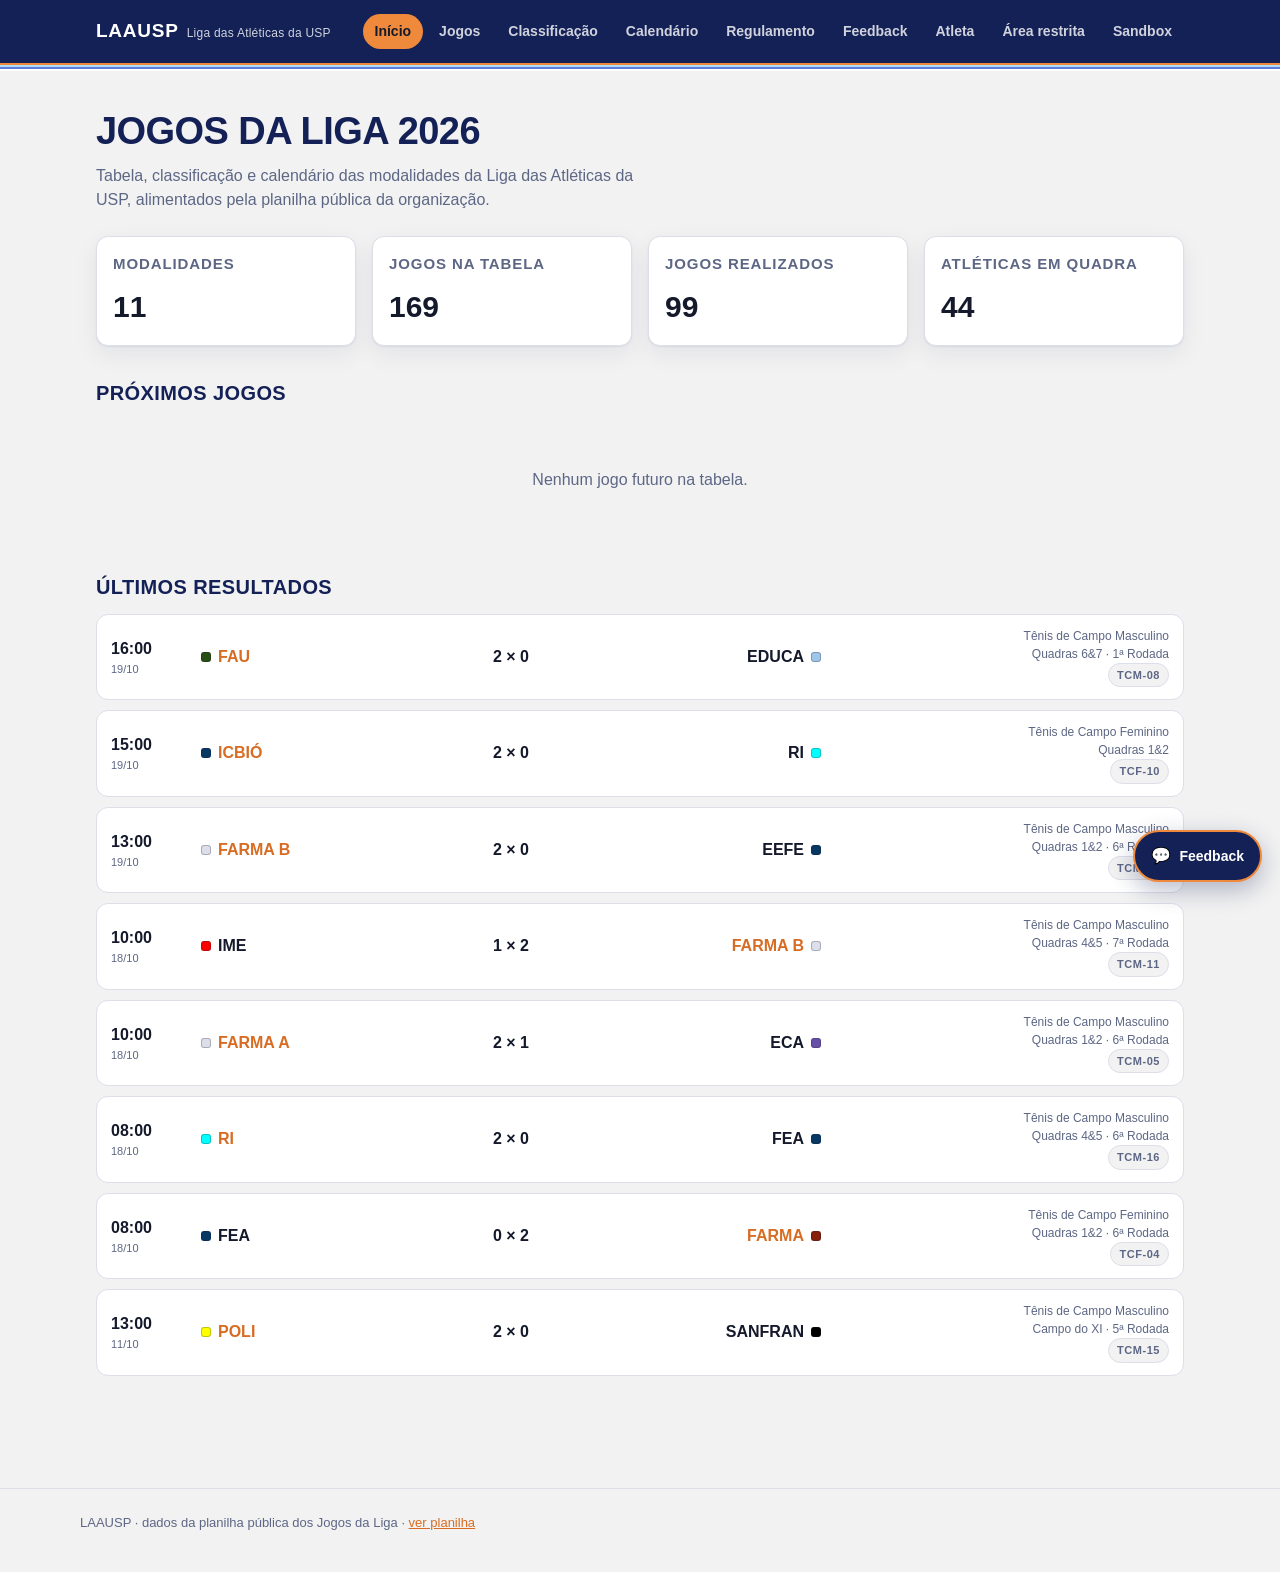
<file: index.html>
<!doctype html>
<html lang="pt-BR">
<head>
<meta charset="utf-8">
<meta name="viewport" content="width=device-width, initial-scale=1, viewport-fit=cover">
<title>LAAUSP — Liga das Atléticas da USP</title>
<meta name="description" content="Tabela, calendário e resultados dos Jogos da Liga das Atléticas da USP.">
<link rel="icon" href="assets/favicon.svg" type="image/svg+xml">
<link rel="stylesheet" href="assets/css/style.css">
</head>
<body data-base="">
<header class="cabecalho">
  <div class="cabecalho__interno">
    <a class="marca" href="index.html">LAAUSP <span>Liga das Atléticas da USP</span></a>
    <nav class="nav">
      <a href="index.html">Início</a>
      <a href="jogos.html">Jogos</a>
      <a href="classificacao.html">Classificação</a>
      <a href="calendario.html">Calendário</a>
      <a href="regulamento.html">Regulamento</a>
      <a href="contato.html">Feedback</a>
      <a href="atleta.html">Atleta</a>
      <a href="restrito.html">Área restrita</a>
      <a href="sandbox.html">Sandbox</a>
    </nav>
  </div>
  <div class="faixa-retro"></div>
</header>

<main>
  <h1>Jogos da Liga <span id="temporada"></span></h1>
  <p class="subtitulo">
    Tabela, classificação e calendário das modalidades da Liga das Atléticas da USP,
    alimentados pela planilha pública da organização.
  </p>

  <section class="grade" id="resumo"></section>

  <h2>Próximos jogos</h2>
  <div class="jogos" id="proximos"></div>

  <h2>Últimos resultados</h2>
  <div class="jogos" id="ultimos"></div>
</main>

<footer class="rodape"><div>
  LAAUSP · dados da planilha pública dos Jogos da Liga ·
  <a id="link-planilha" href="#">ver planilha</a>
</div></footer>

<script type="module">
import { carregarLiga, todosOsJogos, ordenarPorData, cartaoDeJogo, el, marcarNavegacao } from "./assets/js/liga.js";
import { montarFeedback } from "./assets/js/feedback.js";

marcarNavegacao();
montarFeedback();

const liga = await carregarLiga();
document.getElementById("temporada").textContent = liga.temporada;
document.getElementById("link-planilha").href = liga.fonte;

const jogos = todosOsJogos(liga);
const encerrados = jogos.filter((j) => j.encerrado);

const resumo = document.getElementById("resumo");
for (const [rotulo, valor] of [
  ["Modalidades", liga.modalidades.length],
  ["Jogos na tabela", jogos.length],
  ["Jogos realizados", encerrados.length],
  ["Atléticas em quadra", new Set(jogos.flatMap((j) => [j.equipeA, j.equipeB]).filter(Boolean)).size],
]) {
  resumo.append(el("div", { class: "cartao" },
    el("h3", { text: rotulo }),
    el("strong", { style: "font-size:30px", text: String(valor) })));
}

const agora = new Date();
const proximos = ordenarPorData(jogos.filter((j) => !j.encerrado && (!j.quando || j.quando >= agora))).slice(0, 8);
const ultimos = ordenarPorData(encerrados).reverse().slice(0, 8);

const preencher = (id, lista, vazio) => {
  const alvo = document.getElementById(id);
  if (!lista.length) return alvo.append(el("p", { class: "vazio", text: vazio }));
  for (const jogo of lista) alvo.append(cartaoDeJogo(jogo));
};

preencher("proximos", proximos, "Nenhum jogo futuro na tabela.");
preencher("ultimos", ultimos, "Nenhum resultado lançado ainda.");
</script>
</body>
</html>
</file>
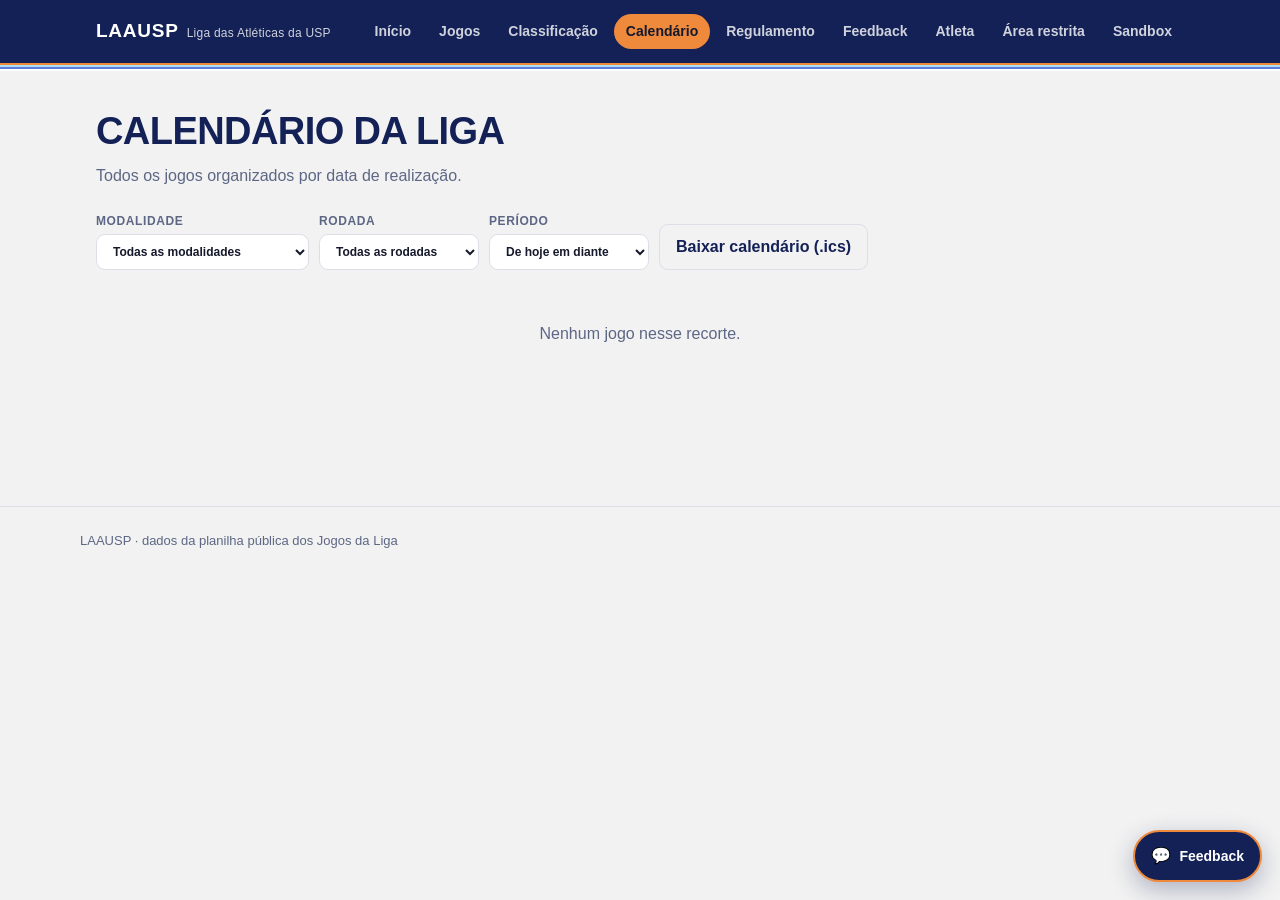
<file: calendario.html>
<!doctype html>
<html lang="pt-BR">
<head>
<meta charset="utf-8">
<meta name="viewport" content="width=device-width, initial-scale=1, viewport-fit=cover">
<title>Calendário — LAAUSP</title>
<link rel="icon" href="assets/favicon.svg" type="image/svg+xml">
<link rel="stylesheet" href="assets/css/style.css">
</head>
<body data-base="">
<header class="cabecalho">
  <div class="cabecalho__interno">
    <a class="marca" href="index.html">LAAUSP <span>Liga das Atléticas da USP</span></a>
    <nav class="nav">
      <a href="index.html">Início</a>
      <a href="jogos.html">Jogos</a>
      <a href="classificacao.html">Classificação</a>
      <a href="calendario.html">Calendário</a>
      <a href="regulamento.html">Regulamento</a>
      <a href="contato.html">Feedback</a>
      <a href="atleta.html">Atleta</a>
      <a href="restrito.html">Área restrita</a>
      <a href="sandbox.html">Sandbox</a>
    </nav>
  </div>
  <div class="faixa-retro"></div>
</header>

<main>
  <h1>Calendário da Liga</h1>
  <p class="subtitulo">Todos os jogos organizados por data de realização.</p>

  <div class="filtros">
    <label class="campo">Modalidade
      <select id="f-modalidade"></select>
    </label>
    <label class="campo">Rodada
      <select id="f-rodada"></select>
    </label>
    <label class="campo">Período
      <select id="f-periodo">
        <option value="futuros">De hoje em diante</option>
        <option value="todos">Temporada inteira</option>
        <option value="passados">Já realizados</option>
      </select>
    </label>
    <button id="baixar-ics" class="secundario" type="button">Baixar calendário (.ics)</button>
  </div>

  <div id="calendario"></div>
</main>

<footer class="rodape"><div>LAAUSP · dados da planilha pública dos Jogos da Liga</div></footer>

<script type="module">
import { carregarLiga, todosOsJogos, agruparPorDia, rotuloDoDia, cartaoDeJogo, el, marcarNavegacao } from "./assets/js/liga.js";
import { montarFeedback } from "./assets/js/feedback.js";

marcarNavegacao();
montarFeedback();
const liga = await carregarLiga();
const jogos = todosOsJogos(liga);

const fModalidade = document.getElementById("f-modalidade");
const fRodada = document.getElementById("f-rodada");
const fPeriodo = document.getElementById("f-periodo");
const alvo = document.getElementById("calendario");

fModalidade.append(el("option", { value: "todas", text: "Todas as modalidades" }),
  ...liga.modalidades.map((m) => el("option", { value: m.id, text: m.nome })));

const rodadas = [...new Set(jogos.map((j) => j.rodada).filter(Boolean))]
  .sort((a, b) => parseInt(a, 10) - parseInt(b, 10));
fRodada.append(el("option", { value: "todas", text: "Todas as rodadas" }),
  ...rodadas.map((r) => el("option", { value: r, text: r })));

const inicioDeHoje = new Date();
inicioDeHoje.setHours(0, 0, 0, 0);

function filtrar() {
  let resultado = jogos;
  if (fModalidade.value !== "todas") resultado = resultado.filter((j) => j.modalidade === fModalidade.value);
  if (fRodada.value !== "todas") resultado = resultado.filter((j) => j.rodada === fRodada.value);
  if (fPeriodo.value === "futuros") resultado = resultado.filter((j) => !j.quando || j.quando >= inicioDeHoje);
  if (fPeriodo.value === "passados") resultado = resultado.filter((j) => j.quando && j.quando < inicioDeHoje);
  return resultado;
}

function renderizar() {
  const dias = agruparPorDia(filtrar());
  alvo.replaceChildren();
  if (!dias.length) {
    alvo.append(el("p", { class: "vazio", text: "Nenhum jogo nesse recorte." }));
    return;
  }
  for (const dia of dias) {
    alvo.append(el("h2", { class: "dia-titulo", text: rotuloDoDia(dia.data) }));
    const bloco = el("div", { class: "jogos" });
    for (const jogo of dia.jogos) bloco.append(cartaoDeJogo(jogo));
    alvo.append(bloco);
  }
}

function paraICS(lista) {
  const formatar = (data) => data.toISOString().replace(/[-:]/g, "").split(".")[0] + "Z";
  const linhas = ["BEGIN:VCALENDAR", "VERSION:2.0", "PRODID:-//LAAUSP//Jogos da Liga//PT-BR"];
  for (const jogo of lista) {
    if (!jogo.quando) continue;
    const fim = new Date(jogo.quando.getTime() + 80 * 60 * 1000);
    linhas.push("BEGIN:VEVENT",
      `UID:${jogo.codigo}@laausp`,
      `DTSTAMP:${formatar(new Date())}`,
      `DTSTART:${formatar(jogo.quando)}`,
      `DTEND:${formatar(fim)}`,
      `SUMMARY:${jogo.modalidadeNome}: ${jogo.equipeA || "A definir"} x ${jogo.equipeB || "A definir"}`,
      `LOCATION:${jogo.local || ""}`,
      `DESCRIPTION:Jogos da Liga ${liga.temporada} — ${jogo.codigo}${jogo.rodada ? ` — ${jogo.rodada}` : ""}`,
      "END:VEVENT");
  }
  linhas.push("END:VCALENDAR");
  return linhas.join("\r\n");
}

document.getElementById("baixar-ics").addEventListener("click", () => {
  const blob = new Blob([paraICS(filtrar())], { type: "text/calendar;charset=utf-8" });
  const url = URL.createObjectURL(blob);
  const link = el("a", { href: url, download: `jogos-da-liga-${liga.temporada}.ics` });
  document.body.append(link);
  link.click();
  link.remove();
  URL.revokeObjectURL(url);
});

for (const campo of [fModalidade, fRodada, fPeriodo]) campo.addEventListener("change", renderizar);
renderizar();
</script>
</body>
</html>
</file>
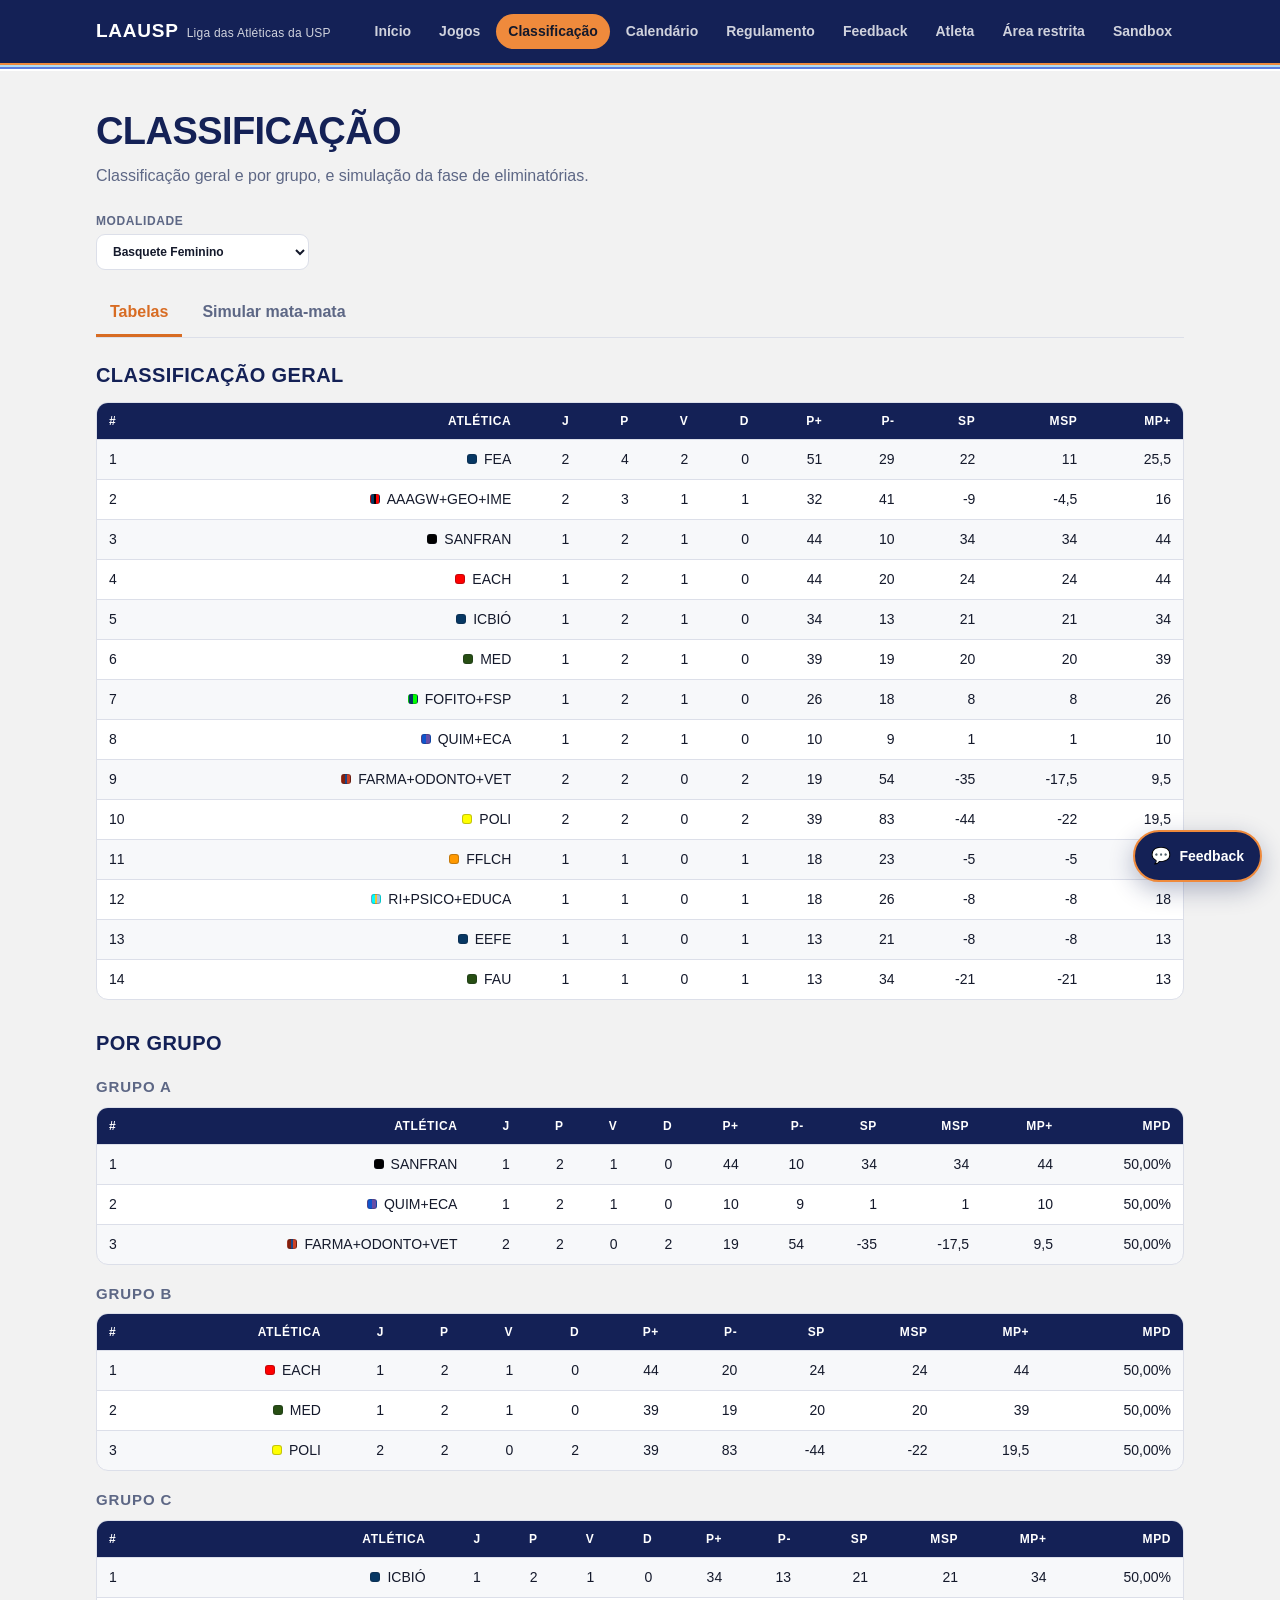
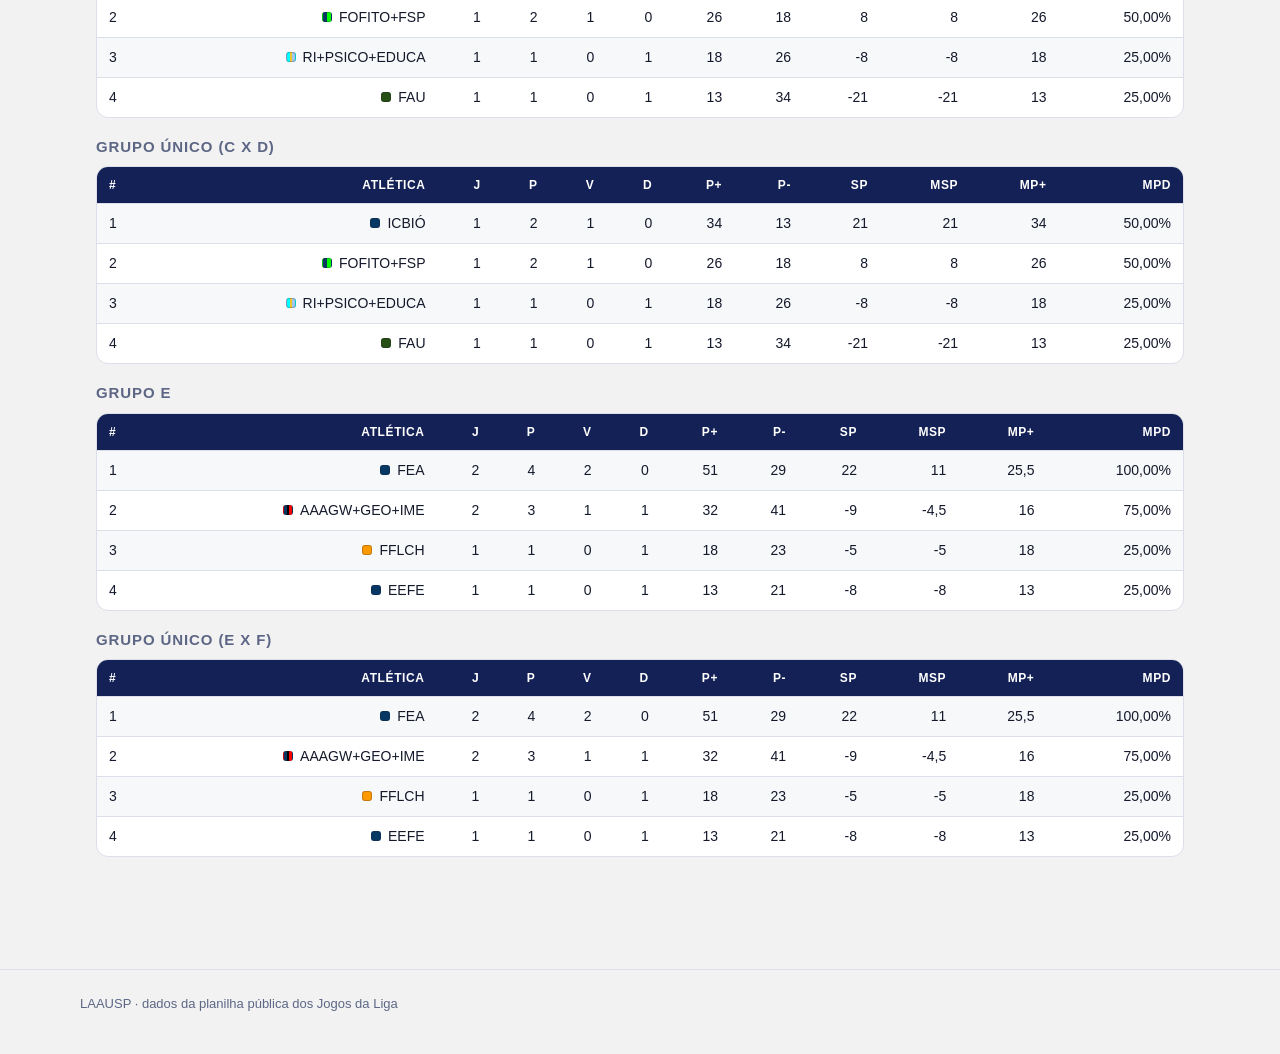
<file: classificacao.html>
<!doctype html>
<html lang="pt-BR">
<head>
<meta charset="utf-8">
<meta name="viewport" content="width=device-width, initial-scale=1, viewport-fit=cover">
<title>Classificação — LAAUSP</title>
<link rel="icon" href="assets/favicon.svg" type="image/svg+xml">
<link rel="stylesheet" href="assets/css/style.css">
</head>
<body data-base="">
<header class="cabecalho">
  <div class="cabecalho__interno">
    <a class="marca" href="index.html">LAAUSP <span>Liga das Atléticas da USP</span></a>
    <nav class="nav">
      <a href="index.html">Início</a>
      <a href="jogos.html">Jogos</a>
      <a href="classificacao.html">Classificação</a>
      <a href="calendario.html">Calendário</a>
      <a href="regulamento.html">Regulamento</a>
      <a href="contato.html">Feedback</a>
      <a href="atleta.html">Atleta</a>
      <a href="restrito.html">Área restrita</a>
      <a href="sandbox.html">Sandbox</a>
    </nav>
  </div>
  <div class="faixa-retro"></div>
</header>

<main>
  <h1>Classificação</h1>
  <p class="subtitulo">Classificação geral e por grupo, e simulação da fase de eliminatórias.</p>

  <div class="filtros">
    <label class="campo">Modalidade
      <select id="f-modalidade"></select>
    </label>
  </div>

  <div class="abas" role="tablist">
    <button class="aba" role="tab" data-painel="painel-tabelas" aria-selected="true">Tabelas</button>
    <button class="aba" role="tab" data-painel="painel-chave" aria-selected="false">Simular mata-mata</button>
  </div>

  <div id="painel-tabelas" class="painel" role="tabpanel">
    <div id="tabelas"></div>
  </div>

  <div id="painel-chave" class="painel" role="tabpanel" hidden>
    <div class="cartao" style="margin-bottom:16px">
      <h3>Como a divisão foi feita</h3>
      <p id="regra-series" style="margin:0 0 12px;font-size:14px"></p>
      <label class="campo" style="max-width:340px">Equipes na série Ouro
        <input type="number" id="corte" min="2" step="1">
      </label>
      <p style="margin:10px 0 0;font-size:13px;color:var(--tinta-fraca)">
        O Artigo 16 põe teto de 8 na série Ouro, mas o §4 descreve um chaveamento
        de 16, e nem o §1 nem o §2 alcançam modalidades com 17 inscritas. Enquanto
        a liga não confirma como faz na prática, o corte fica ajustável aqui.
      </p>
    </div>

    <div class="filtros">
      <label class="campo">Série
        <select id="f-serie">
          <option value="ouro">Série Ouro</option>
          <option value="prata">Série Prata</option>
        </select>
      </label>
      <button id="btn-zerar" class="secundario" type="button" style="margin-left:auto">Zerar simulação</button>
    </div>

    <div class="grade" style="align-items:start;grid-template-columns:repeat(auto-fit,minmax(260px,1fr))">
      <div class="cartao">
        <h3>Ordem de classificação</h3>
        <p style="margin:0 0 10px;font-size:13px;color:var(--tinta-fraca)">
          Vem da classificação geral. Reordene para testar outro resultado da fase de grupos.
        </p>
        <ol id="semeadura" class="semeadura"></ol>
      </div>
      <div class="cartao" style="grid-column:span 2;min-width:0">
        <h3>Chave</h3>
        <p style="margin:0 0 10px;font-size:13px;color:var(--tinta-fraca)">
          Clique na equipe que vence cada confronto. Quem não tem adversário passa direto (§5).
        </p>
        <div id="chave" class="chave"></div>
      </div>
    </div>
  </div>
</main>

<footer class="rodape"><div>LAAUSP · dados da planilha pública dos Jogos da Liga</div></footer>

<script type="module">
import { carregarLiga, corDaEquipe, el, marcarNavegacao } from "./assets/js/liga.js";
import { montarFeedback } from "./assets/js/feedback.js";
import { dividirSeries, montarChave, propagar, nomeDaFase } from "./assets/js/mata-mata.js";

marcarNavegacao();
montarFeedback();
const liga = await carregarLiga();

const fModalidade = document.getElementById("f-modalidade");
const fSerie = document.getElementById("f-serie");
const corte = document.getElementById("corte");
const regraSeries = document.getElementById("regra-series");
const tabelas = document.getElementById("tabelas");
const semeadura = document.getElementById("semeadura");
const chaveEl = document.getElementById("chave");

for (const m of liga.modalidades) fModalidade.append(el("option", { value: m.id, text: m.nome }));

const parametros = new URLSearchParams(location.search);
if (parametros.get("modalidade")) fModalidade.value = parametros.get("modalidade");

/** Ordem em simulação. Redefinida ao trocar de modalidade ou ao zerar. */
let ordem = [];
let fases = [];

function modalidade() {
  return liga.modalidades.find((m) => m.id === fModalidade.value);
}

/* ---------- tabelas ---------- */

function tabelaDeClassificacao(tabela) {
  if (!tabela.length) return null;
  const colunas = Object.keys(tabela[0]).filter((c) => c !== "equipe");
  return el("div", { class: "tabela-envelope" },
    el("table", {},
      el("thead", {}, el("tr", {},
        el("th", { text: "#" }),
        el("th", { text: "Atlética" }),
        ...colunas.map((c) => el("th", { text: c })))),
      el("tbody", {}, tabela.map((linha, i) => el("tr", {},
        el("td", { text: String(i + 1) }),
        el("td", {}, corDaEquipe(linha.equipe), linha.equipe),
        ...colunas.map((c) => el("td", { text: linha[c] || "—" })))))));
}

function renderizarTabelas() {
  const m = modalidade();
  tabelas.replaceChildren();

  const geral = tabelaDeClassificacao(m.classificacaoGeral);
  if (geral) {
    tabelas.append(el("h2", { style: "margin-top:8px", text: "Classificação geral" }), geral);
  }

  const grupos = m.grupos.map((g) => [g, tabelaDeClassificacao(g.tabela)]).filter(([, t]) => t);
  if (grupos.length) {
    tabelas.append(el("h2", { style: "margin-top:28px", text: "Por grupo" }));
    for (const [grupo, tabela] of grupos) {
      tabelas.append(el("h3", { style: "margin:18px 0 8px", text: grupo.nome }), tabela);
    }
  }

  if (!tabelas.children.length) {
    tabelas.append(el("p", { class: "vazio", text: "Classificação ainda não publicada para esta modalidade." }));
  }
}

/* ---------- simulação ---------- */

function reiniciarOrdem() {
  ordem = modalidade().classificacaoGeral.map((l) => l.equipe);
  const divisao = dividirSeries(ordem.length);
  corte.value = String(divisao.ouro);
  corte.max = String(Math.max(2, ordem.length));
  regraSeries.textContent = ordem.length
    ? `${ordem.length} equipes classificadas — ${divisao.regra}. Série Ouro com ${divisao.ouro}, Prata com ${divisao.prata}.`
    : "Esta modalidade ainda não tem classificação geral publicada.";
}

function equipesDaSerie() {
  const n = Math.max(0, Math.min(Number(corte.value) || 0, ordem.length));
  return fSerie.value === "ouro" ? ordem.slice(0, n) : ordem.slice(n);
}

function remontarChave() {
  fases = propagar(montarChave(equipesDaSerie()));
  renderizarChave();
}

function renderizarSemeadura() {
  const n = Math.max(0, Math.min(Number(corte.value) || 0, ordem.length));
  semeadura.replaceChildren(...ordem.map((equipe, i) => el("li", {
    class: i < n ? "semeadura__item semeadura__item--ouro" : "semeadura__item",
  },
    el("span", { class: "semeadura__pos", text: String(i + 1) }),
    corDaEquipe(equipe),
    el("span", { class: "semeadura__nome", text: equipe }),
    el("button", {
      class: "semeadura__mover", type: "button", title: "Subir",
      "aria-label": `Subir ${equipe}`, disabled: i === 0 ? "disabled" : null,
    }, "↑"),
    el("button", {
      class: "semeadura__mover", type: "button", title: "Descer",
      "aria-label": `Descer ${equipe}`, disabled: i === ordem.length - 1 ? "disabled" : null,
    }, "↓"))));
}

semeadura.addEventListener("click", (evento) => {
  const botao = evento.target.closest(".semeadura__mover");
  if (!botao) return;
  const item = botao.closest("li");
  const i = [...semeadura.children].indexOf(item);
  const j = botao.title === "Subir" ? i - 1 : i + 1;
  if (j < 0 || j >= ordem.length) return;
  [ordem[i], ordem[j]] = [ordem[j], ordem[i]];
  renderizarSemeadura();
  remontarChave();
});

function lado(confronto, qual) {
  const time = confronto[qual];
  if (!time) return el("div", { class: "confronto__lado confronto__lado--vazio", text: "a definir" });

  const venceu = confronto.vencedor === qual;
  const botao = el("button", {
    class: `confronto__lado${venceu ? " confronto__lado--venceu" : ""}`,
    type: "button",
    "aria-pressed": String(venceu),
  },
    el("span", { class: "confronto__seed", text: String(time.seed) }),
    corDaEquipe(time.nome),
    el("span", { text: time.nome }));

  const outroLado = qual === "a" ? "b" : "a";
  if (!confronto[outroLado]) {
    botao.disabled = true;
    botao.classList.add("confronto__lado--bye");
    botao.title = "Passa direto: não há adversário nesta colocação (§5)";
  } else {
    botao.addEventListener("click", () => {
      confronto.vencedor = confronto.vencedor === qual ? null : qual;
      propagar(fases);
      renderizarChave();
    });
  }
  return botao;
}

function renderizarChave() {
  chaveEl.replaceChildren();
  if (!fases.length) {
    chaveEl.append(el("p", { class: "vazio", text: "Esta série não tem equipes suficientes para uma chave." }));
    return;
  }
  for (const fase of fases) {
    chaveEl.append(el("div", { class: "chave__fase" },
      el("h4", { class: "chave__titulo", text: nomeDaFase(fase.length) }),
      ...fase.map((confronto) => el("div", { class: "confronto" },
        lado(confronto, "a"),
        el("span", { class: "confronto__x", text: "×" }),
        lado(confronto, "b")))));
  }

  const final = fases[fases.length - 1][0];
  if (final?.vencedor) {
    chaveEl.append(el("p", { class: "chave__campeao" },
      "Campeã simulada: ", el("strong", { text: final[final.vencedor].nome })));
  }
}

/* ---------- eventos ---------- */

function trocarModalidade() {
  renderizarTabelas();
  reiniciarOrdem();
  renderizarSemeadura();
  remontarChave();
}

fModalidade.addEventListener("change", trocarModalidade);
fSerie.addEventListener("change", remontarChave);
corte.addEventListener("input", () => { renderizarSemeadura(); remontarChave(); });
document.getElementById("btn-zerar").addEventListener("click", () => {
  reiniciarOrdem();
  renderizarSemeadura();
  remontarChave();
});

for (const aba of document.querySelectorAll(".aba")) {
  aba.addEventListener("click", () => {
    for (const outra of document.querySelectorAll(".aba")) {
      const ativa = outra === aba;
      outra.setAttribute("aria-selected", String(ativa));
      document.getElementById(outra.dataset.painel).hidden = !ativa;
    }
  });
}

trocarModalidade();
</script>
</body>
</html>
</file>
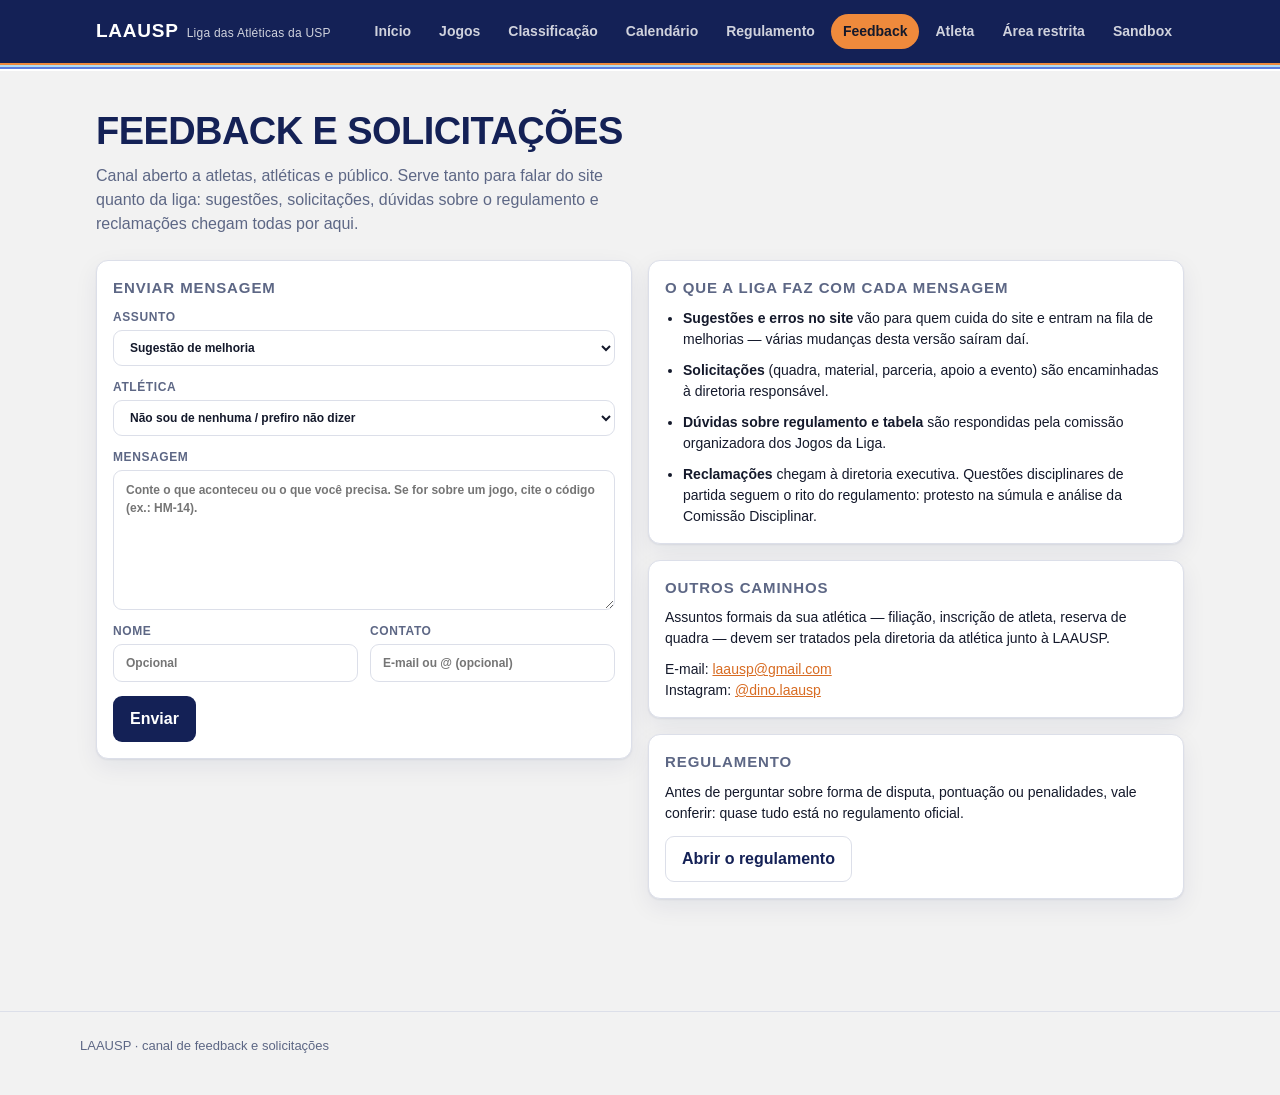
<file: contato.html>
<!doctype html>
<html lang="pt-BR">
<head>
<meta charset="utf-8">
<meta name="viewport" content="width=device-width, initial-scale=1, viewport-fit=cover">
<title>Feedback e solicitações — LAAUSP</title>
<meta name="description" content="Envie sugestões, solicitações e reclamações para a Liga das Atléticas da USP.">
<link rel="icon" href="assets/favicon.svg" type="image/svg+xml">
<link rel="stylesheet" href="assets/css/style.css">
</head>
<body data-base="">
<header class="cabecalho">
  <div class="cabecalho__interno">
    <a class="marca" href="index.html">LAAUSP <span>Liga das Atléticas da USP</span></a>
    <nav class="nav">
      <a href="index.html">Início</a>
      <a href="jogos.html">Jogos</a>
      <a href="classificacao.html">Classificação</a>
      <a href="calendario.html">Calendário</a>
      <a href="regulamento.html">Regulamento</a>
      <a href="contato.html">Feedback</a>
      <a href="atleta.html">Atleta</a>
      <a href="restrito.html">Área restrita</a>
      <a href="sandbox.html">Sandbox</a>
    </nav>
  </div>
  <div class="faixa-retro"></div>
</header>

<main>
  <h1>Feedback e solicitações</h1>
  <p class="subtitulo">
    Canal aberto a atletas, atléticas e público. Serve tanto para falar do site
    quanto da liga: sugestões, solicitações, dúvidas sobre o regulamento e
    reclamações chegam todas por aqui.
  </p>

  <div class="grade" style="grid-template-columns: repeat(auto-fit, minmax(320px, 1fr)); align-items:start">
    <form class="cartao" id="form-contato">
      <h3>Enviar mensagem</h3>

      <label class="campo" style="margin-bottom:12px">Assunto
        <select id="tipo" required></select>
      </label>

      <label class="campo" style="margin-bottom:12px">Atlética
        <select id="atletica"></select>
      </label>

      <label class="campo" style="margin-bottom:12px">Mensagem
        <textarea id="mensagem" required
          placeholder="Conte o que aconteceu ou o que você precisa. Se for sobre um jogo, cite o código (ex.: HM-14)."></textarea>
      </label>

      <div class="grade" style="grid-template-columns: repeat(auto-fit, minmax(150px, 1fr)); gap:12px; margin-bottom:14px">
        <label class="campo">Nome
          <input type="text" id="nome" autocomplete="name" placeholder="Opcional">
        </label>
        <label class="campo">Contato
          <input type="text" id="contato" autocomplete="email" placeholder="E-mail ou @ (opcional)">
        </label>
      </div>

      <button type="submit">Enviar</button>
      <p id="aviso" class="feedback-aviso" hidden style="margin-top:12px"></p>
    </form>

    <div class="coluna-cartoes">
      <div class="cartao">
        <h3>O que a liga faz com cada mensagem</h3>
        <ul class="lista-canais">
          <li>
            <strong>Sugestões e erros no site</strong> vão para quem cuida do site e
            entram na fila de melhorias — várias mudanças desta versão saíram daí.
          </li>
          <li>
            <strong>Solicitações</strong> (quadra, material, parceria, apoio a evento)
            são encaminhadas à diretoria responsável.
          </li>
          <li>
            <strong>Dúvidas sobre regulamento e tabela</strong> são respondidas pela
            comissão organizadora dos Jogos da Liga.
          </li>
          <li>
            <strong>Reclamações</strong> chegam à diretoria executiva. Questões
            disciplinares de partida seguem o rito do regulamento: protesto na súmula
            e análise da Comissão Disciplinar.
          </li>
        </ul>
      </div>

      <div class="cartao">
        <h3>Outros caminhos</h3>
        <p style="margin:0 0 10px;font-size:14px">
          Assuntos formais da sua atlética — filiação, inscrição de atleta, reserva de
          quadra — devem ser tratados pela diretoria da atlética junto à LAAUSP.
        </p>
        <p style="margin:0;font-size:14px">
          E-mail: <a id="link-email" href="#">carregando…</a><br>
          Instagram: <a href="https://instagram.com/dino.laausp" target="_blank" rel="noopener">@dino.laausp</a>
        </p>
      </div>

      <div class="cartao">
        <h3>Regulamento</h3>
        <p style="margin:0 0 12px;font-size:14px">
          Antes de perguntar sobre forma de disputa, pontuação ou penalidades, vale
          conferir: quase tudo está no regulamento oficial.
        </p>
        <a class="botao botao--secundario" href="regulamento.html">Abrir o regulamento</a>
      </div>
    </div>
  </div>
</main>

<footer class="rodape"><div>LAAUSP · canal de feedback e solicitações</div></footer>

<script type="module">
import { el, marcarNavegacao } from "./assets/js/liga.js";
import { carregarCores } from "./assets/js/cores.js";
import { TIPOS, registrarEEnviar } from "./assets/js/feedback.js";
import { EMAIL_FEEDBACK } from "./assets/js/config.js";

marcarNavegacao();

const seletorTipo = document.getElementById("tipo");
seletorTipo.append(...TIPOS.map(([valor, rotulo]) => el("option", { value: valor, text: rotulo })));

const parametros = new URLSearchParams(location.search);
if (parametros.get("tipo") && TIPOS.some(([v]) => v === parametros.get("tipo"))) {
  seletorTipo.value = parametros.get("tipo");
}

const seletorAtletica = document.getElementById("atletica");
const cores = await carregarCores().catch(() => null);
seletorAtletica.append(
  el("option", { value: "", text: "Não sou de nenhuma / prefiro não dizer" }),
  ...[...(cores?.porSigla.keys() || [])].sort().map((s) => el("option", { value: s, text: s })));

const email = document.getElementById("link-email");
email.href = `mailto:${EMAIL_FEEDBACK}`;
email.textContent = EMAIL_FEEDBACK;

const aviso = document.getElementById("aviso");

document.getElementById("form-contato").addEventListener("submit", async (evento) => {
  evento.preventDefault();
  const botao = evento.target.querySelector("button[type=submit]");
  const registro = {
    tipo: seletorTipo.value,
    atletica: seletorAtletica.value,
    mensagem: document.getElementById("mensagem").value.trim(),
    nome: document.getElementById("nome").value.trim(),
    contato: document.getElementById("contato").value.trim(),
    pagina: "contato.html",
    quando: new Date().toISOString(),
  };
  if (!registro.mensagem) return;

  aviso.hidden = false;
  aviso.className = "feedback-aviso";
  aviso.textContent = "Enviando…";
  botao.disabled = true;

  try {
    const caminho = await registrarEEnviar(registro);
    aviso.className = "feedback-aviso feedback-aviso--ok";
    aviso.textContent = caminho === "email"
      ? "Abrimos seu e-mail com a mensagem pronta — é só enviar. Obrigado!"
      : "Recebemos sua mensagem. Obrigado por ajudar a melhorar a liga!";
    document.getElementById("mensagem").value = "";
  } catch (erro) {
    aviso.className = "feedback-aviso feedback-aviso--erro";
    aviso.textContent = `${erro.message} Sua mensagem ficou salva neste aparelho — ` +
      `você também pode escrever para ${EMAIL_FEEDBACK}.`;
  } finally {
    botao.disabled = false;
  }
});
</script>
</body>
</html>
</file>
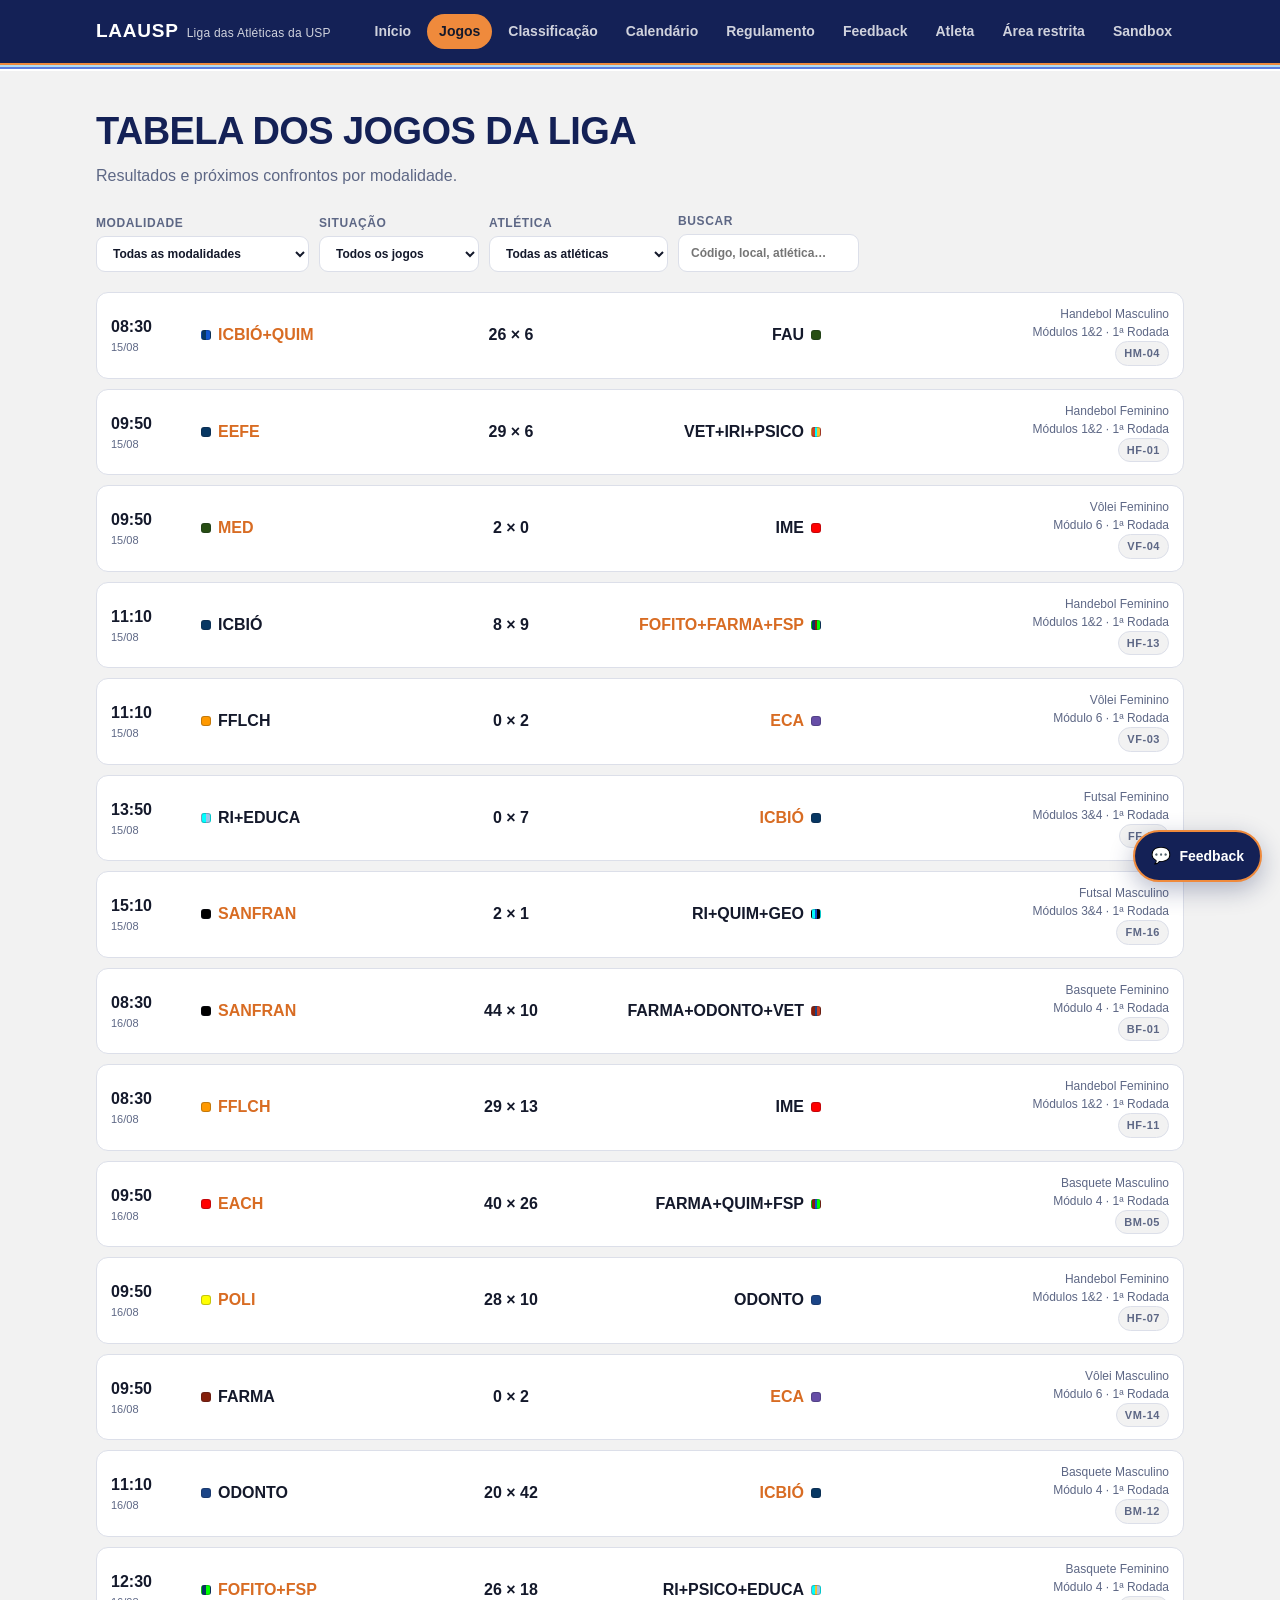
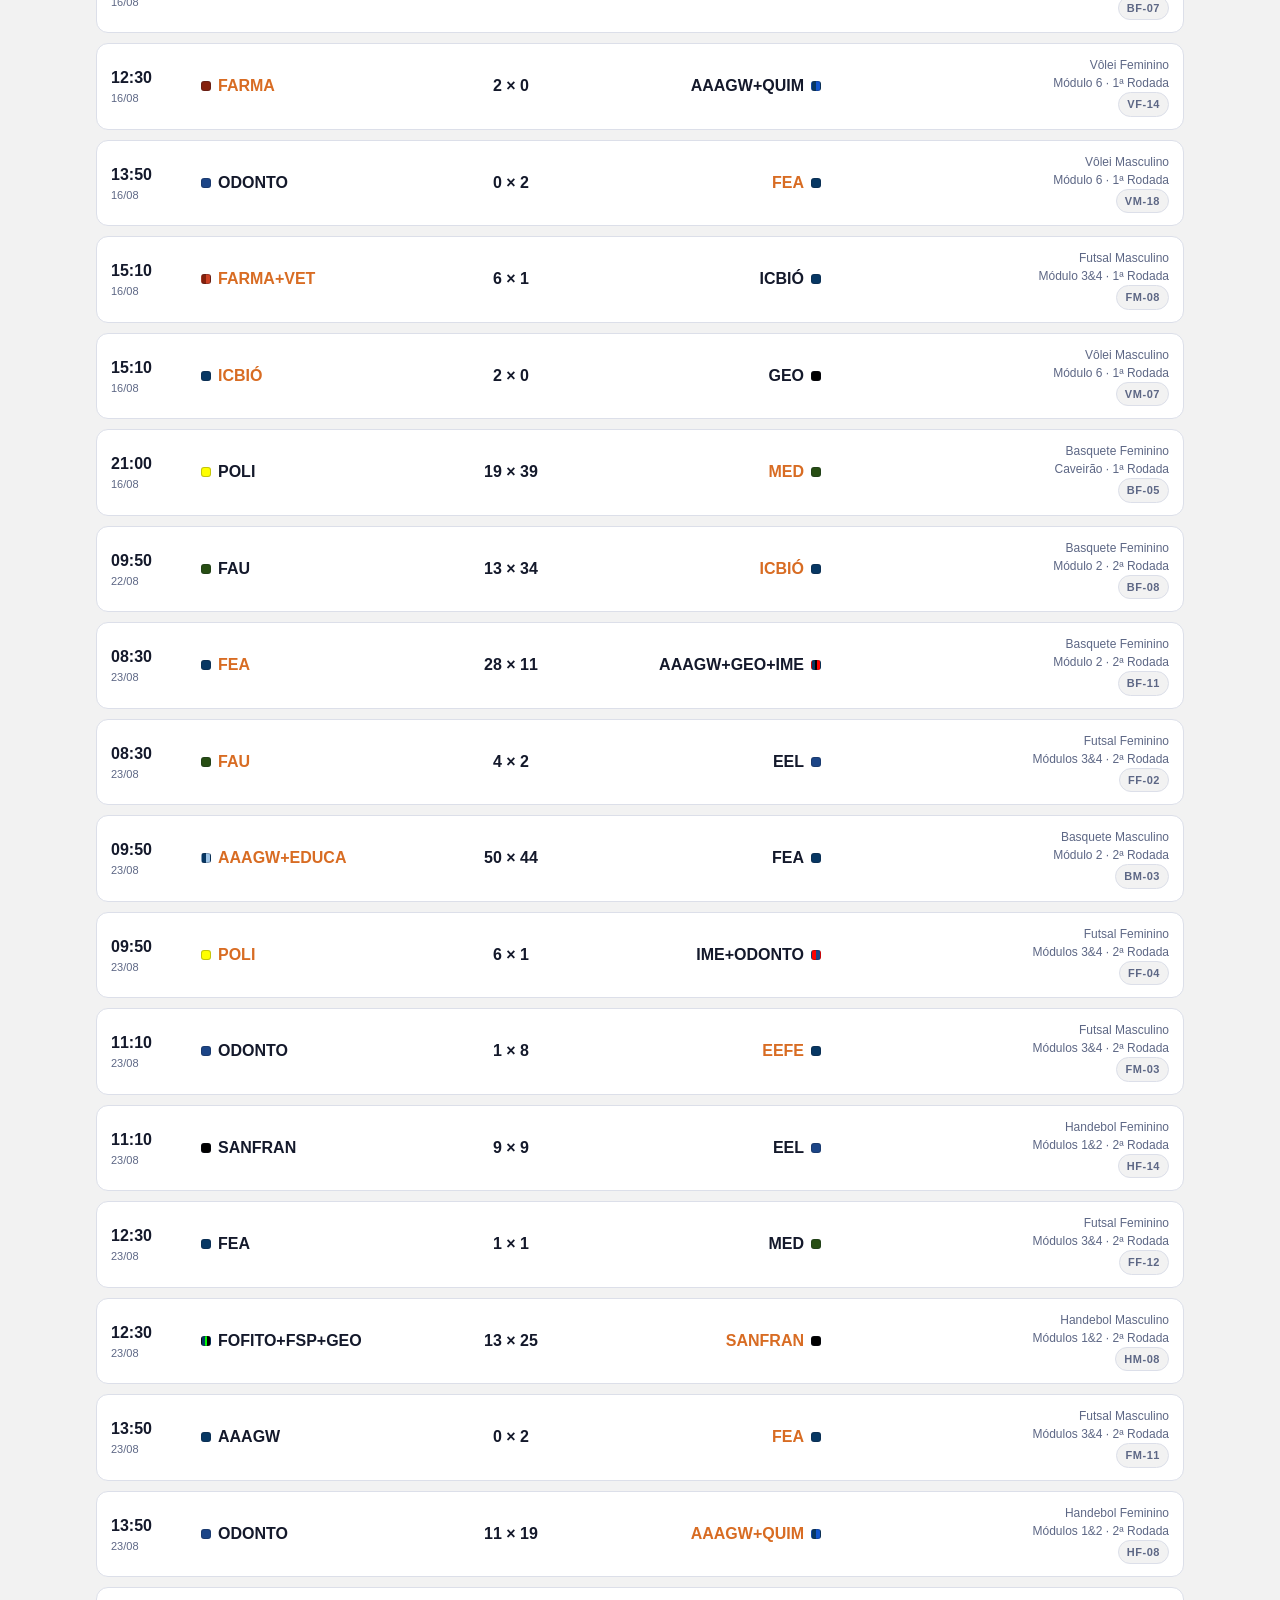
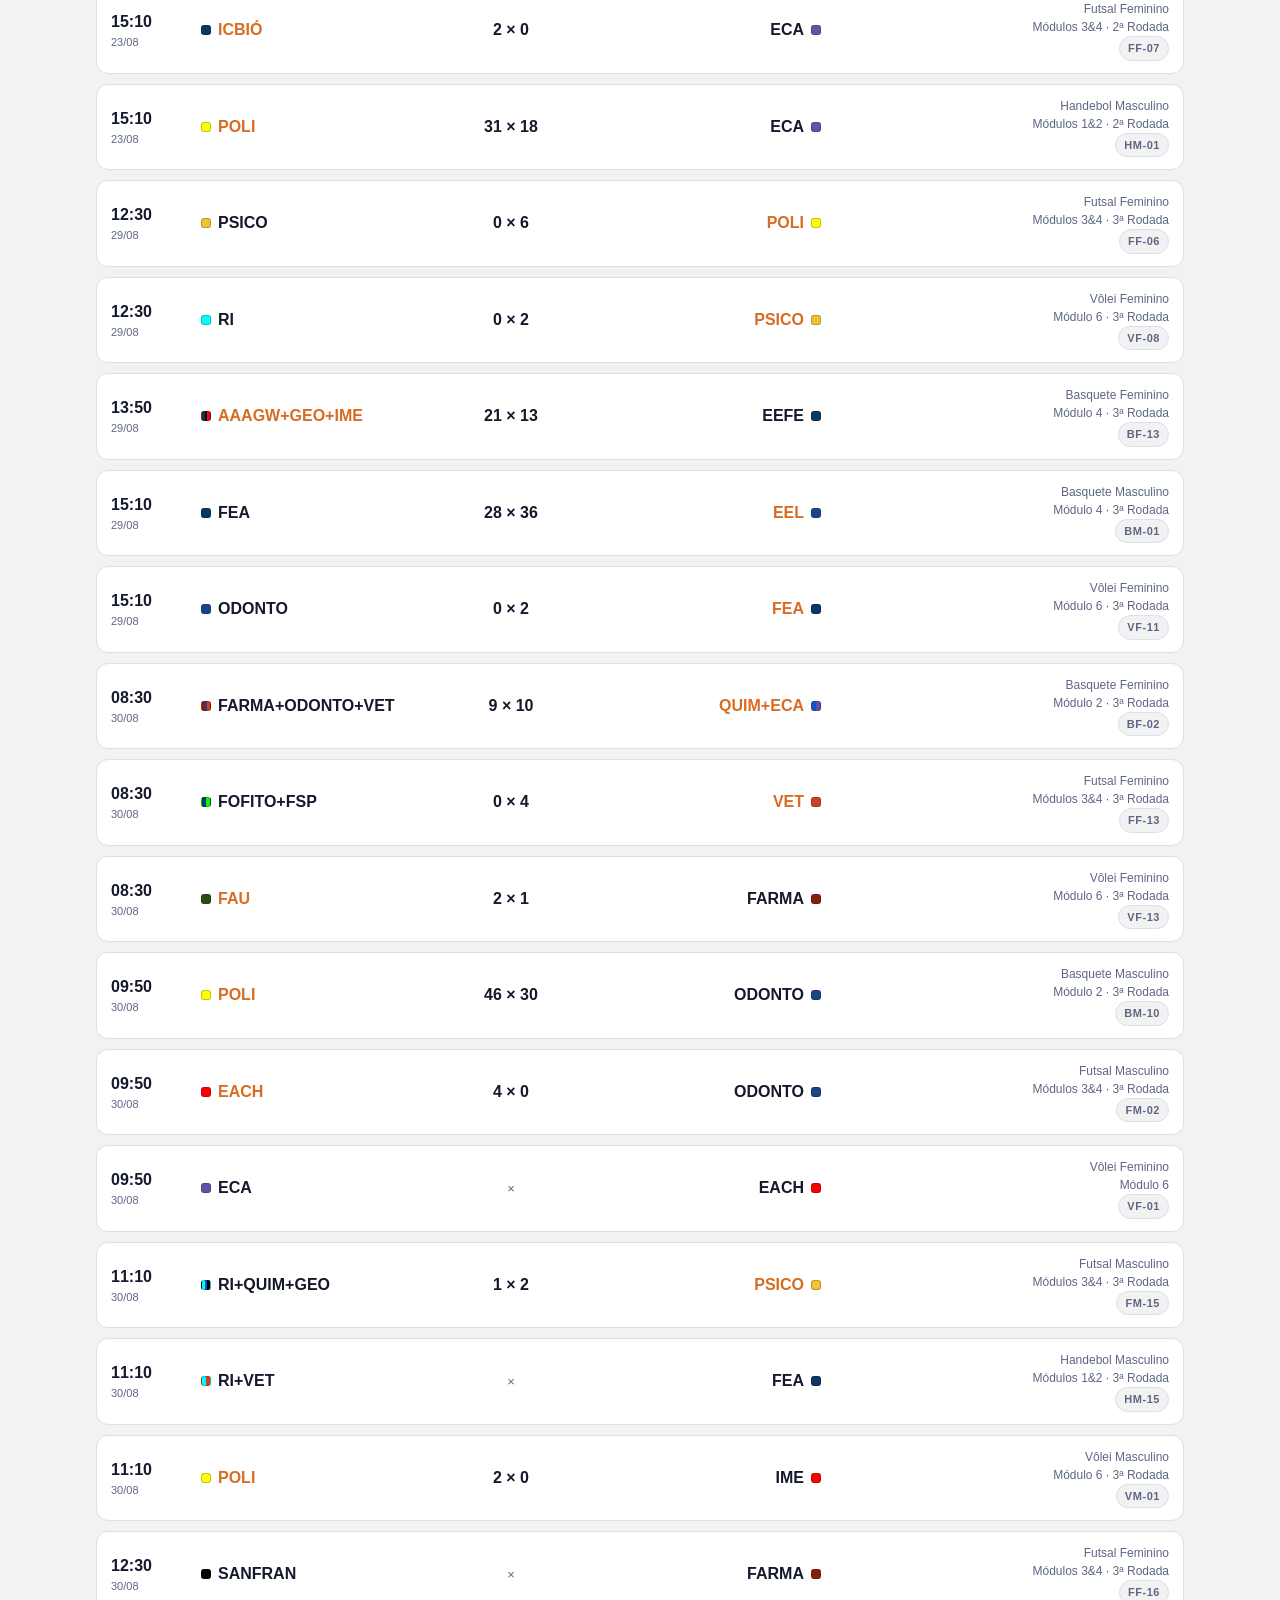
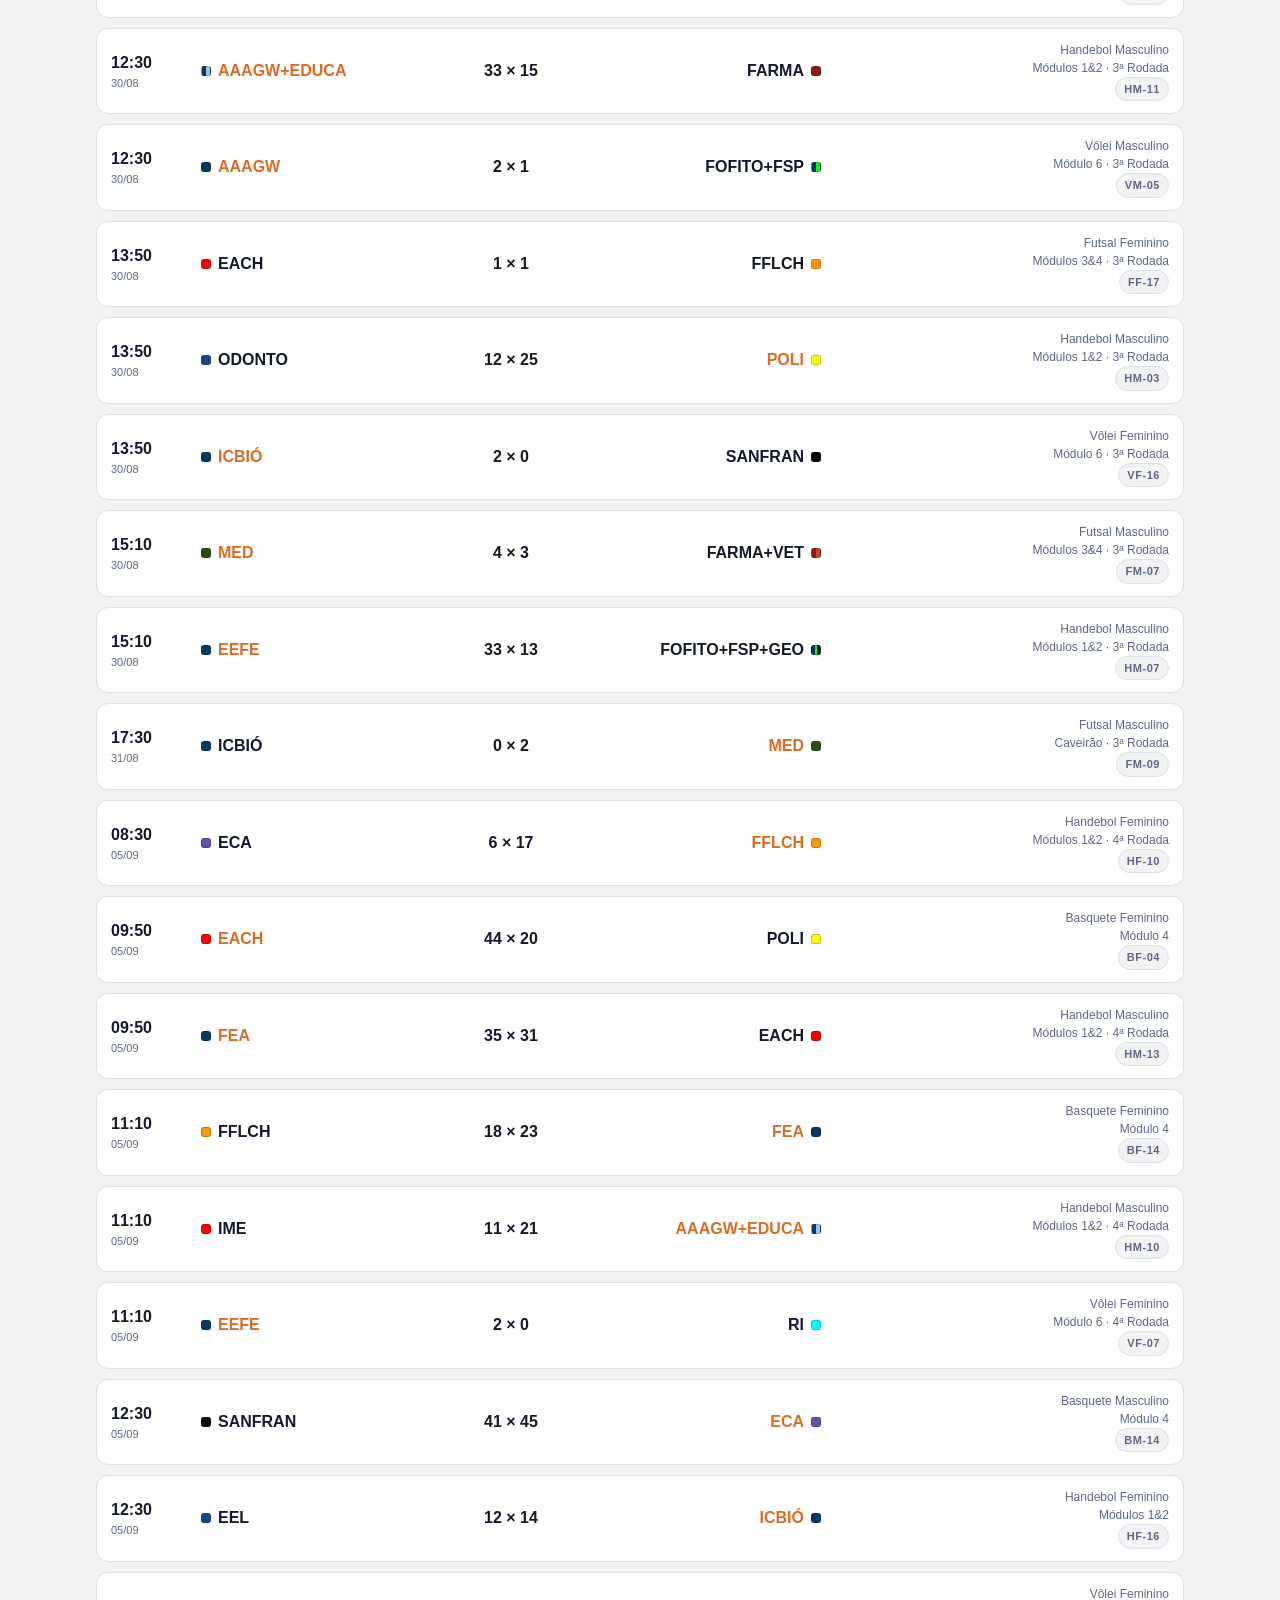
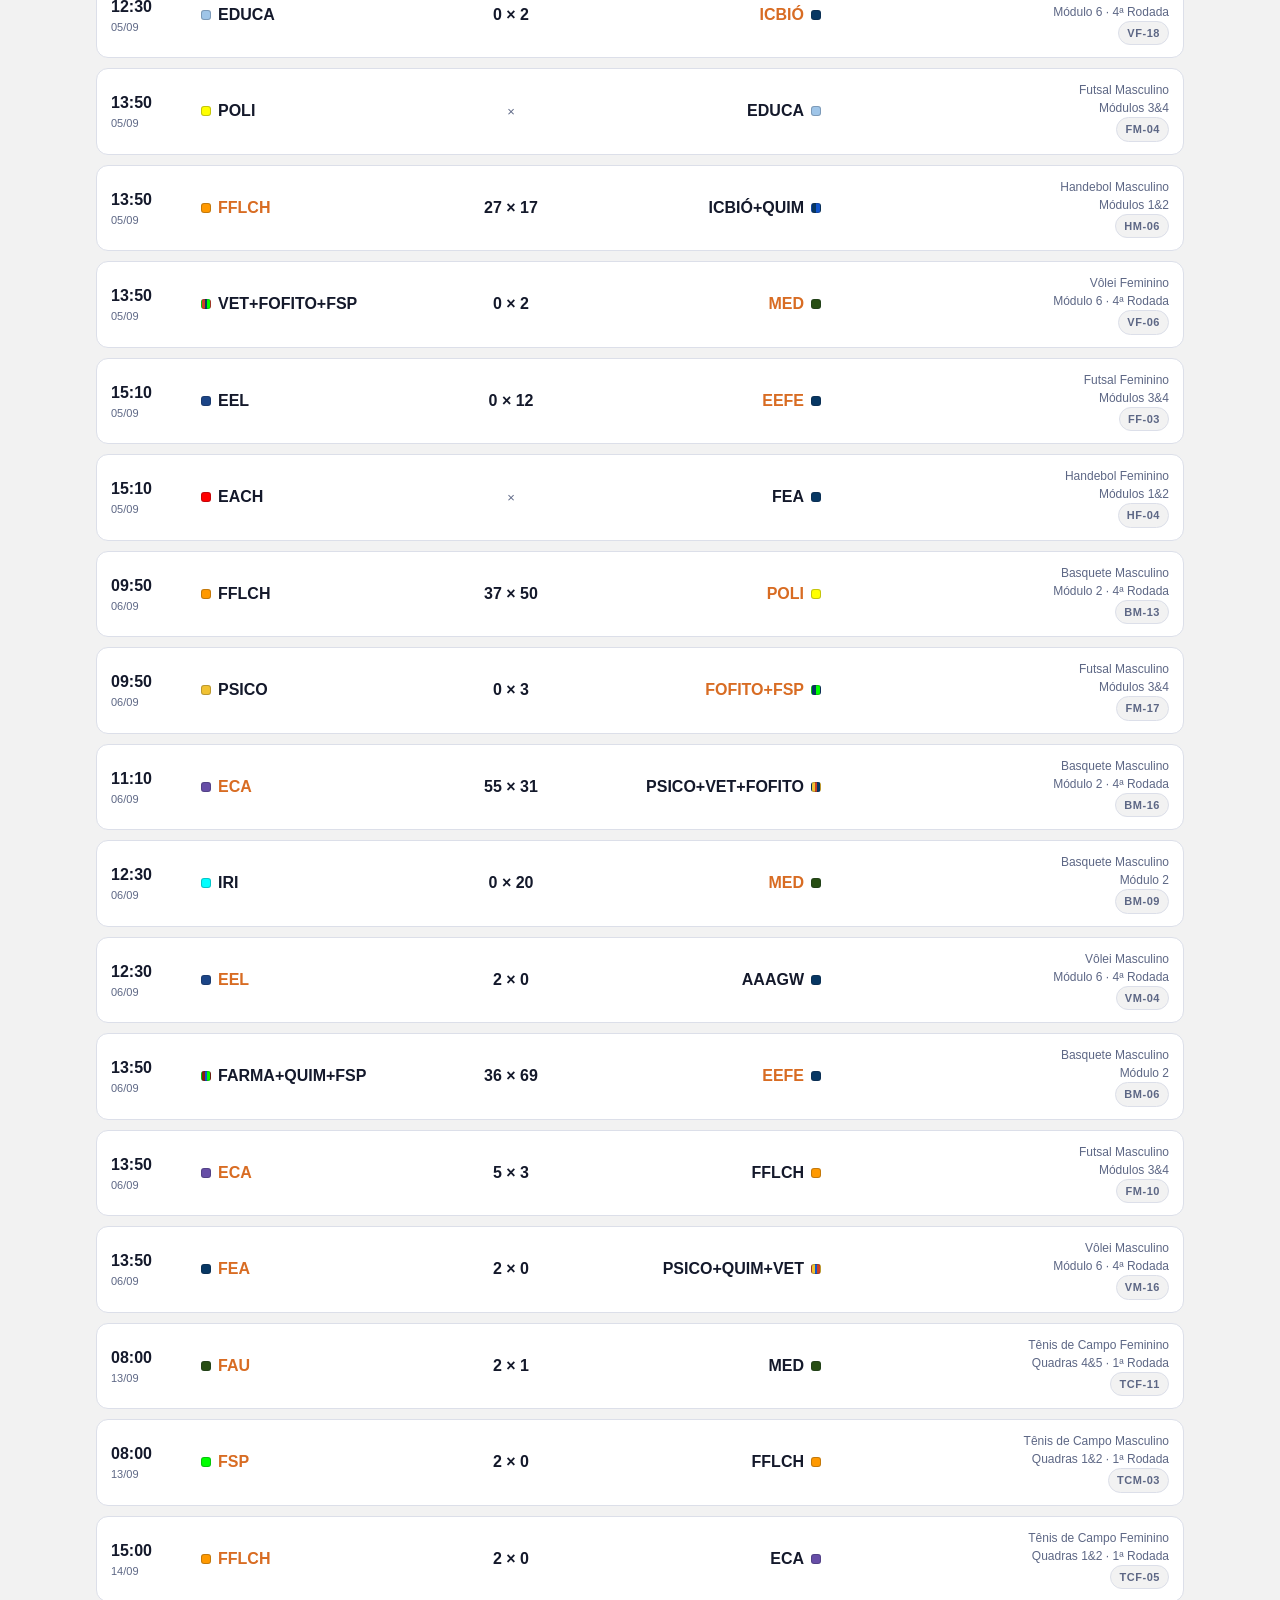
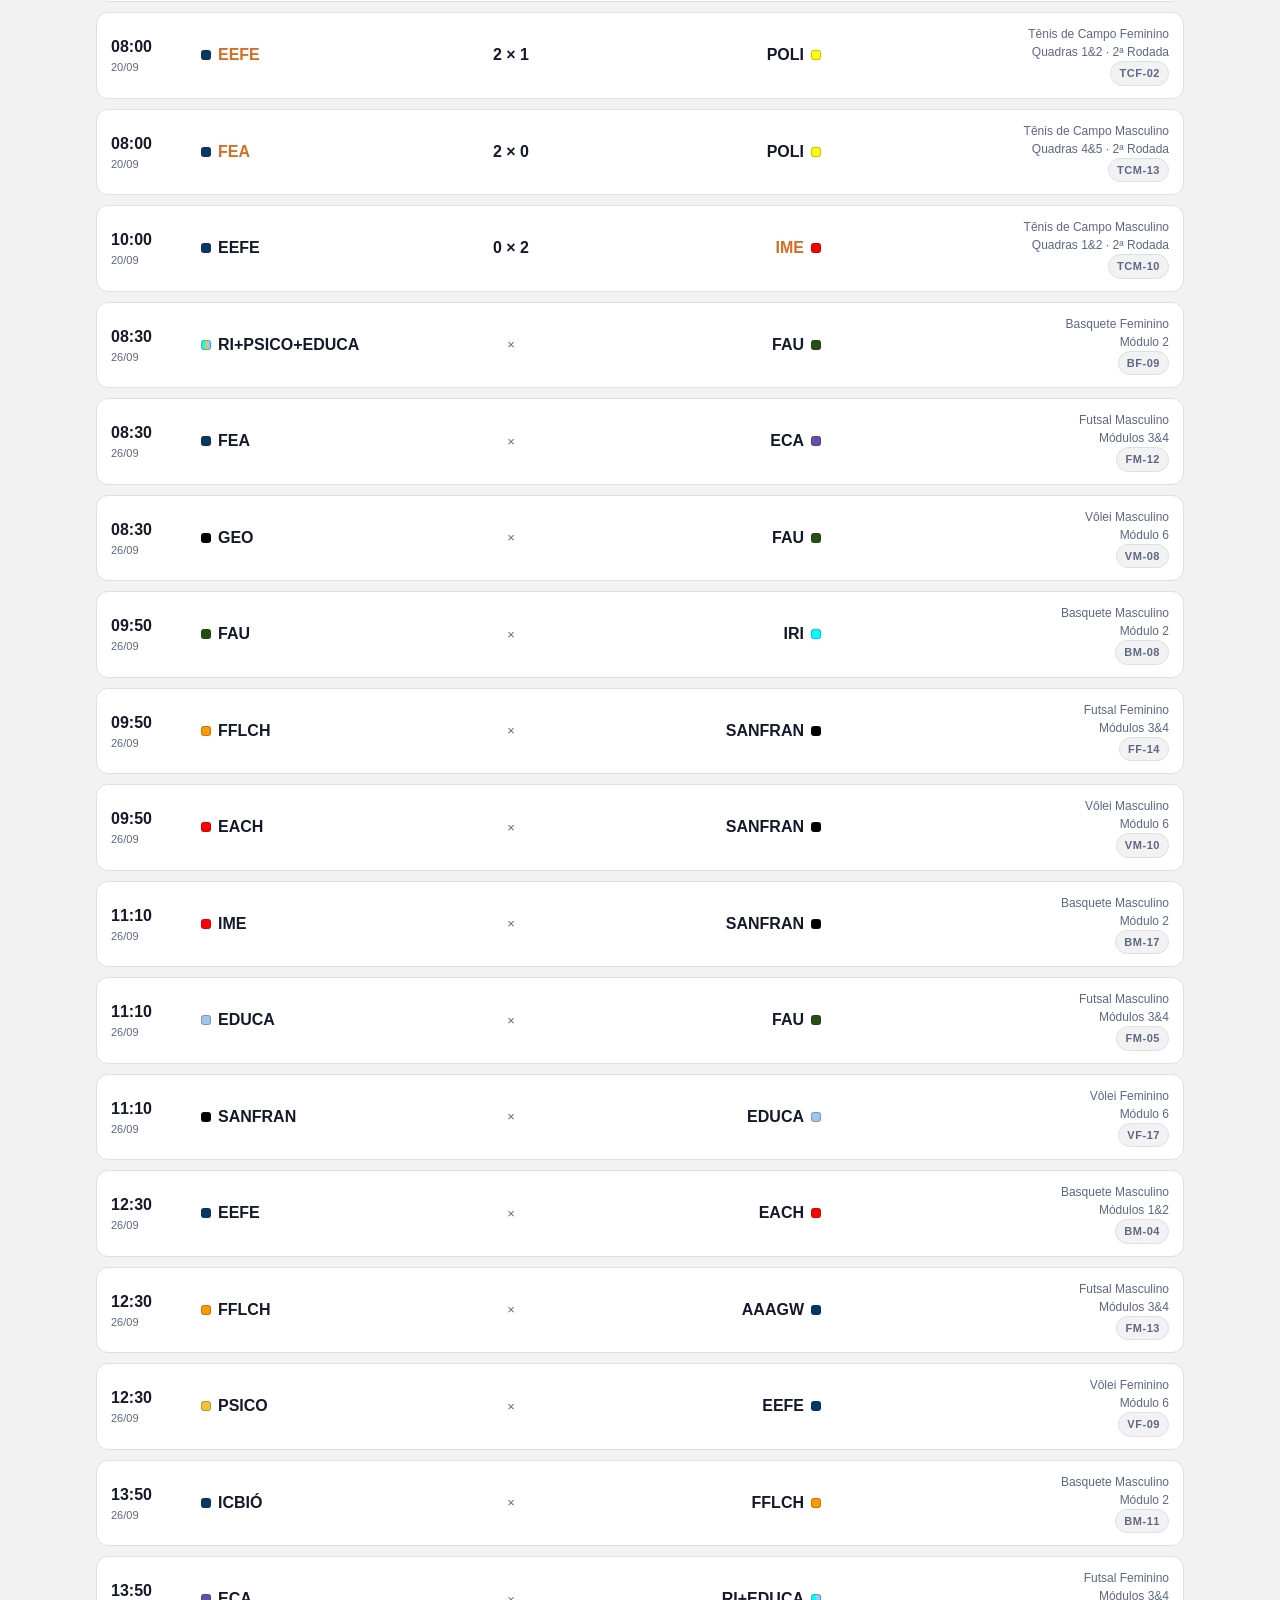
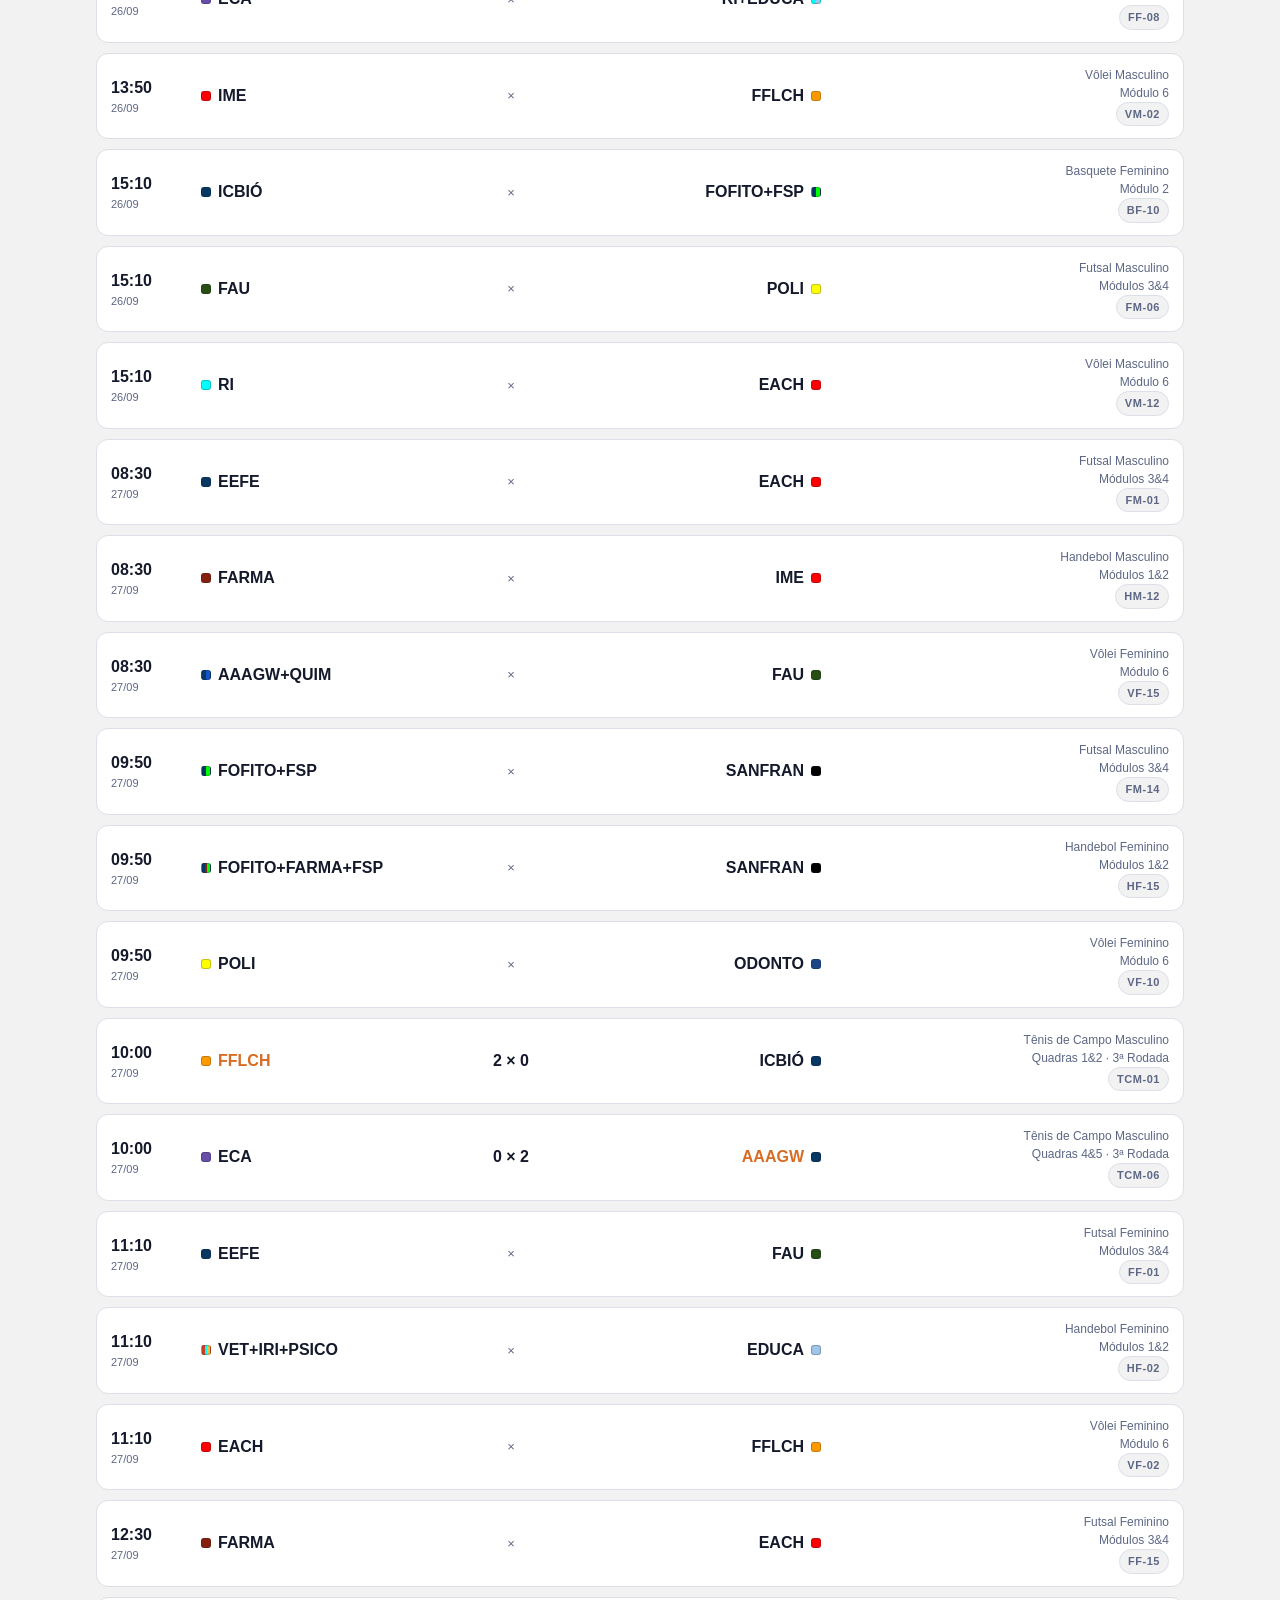
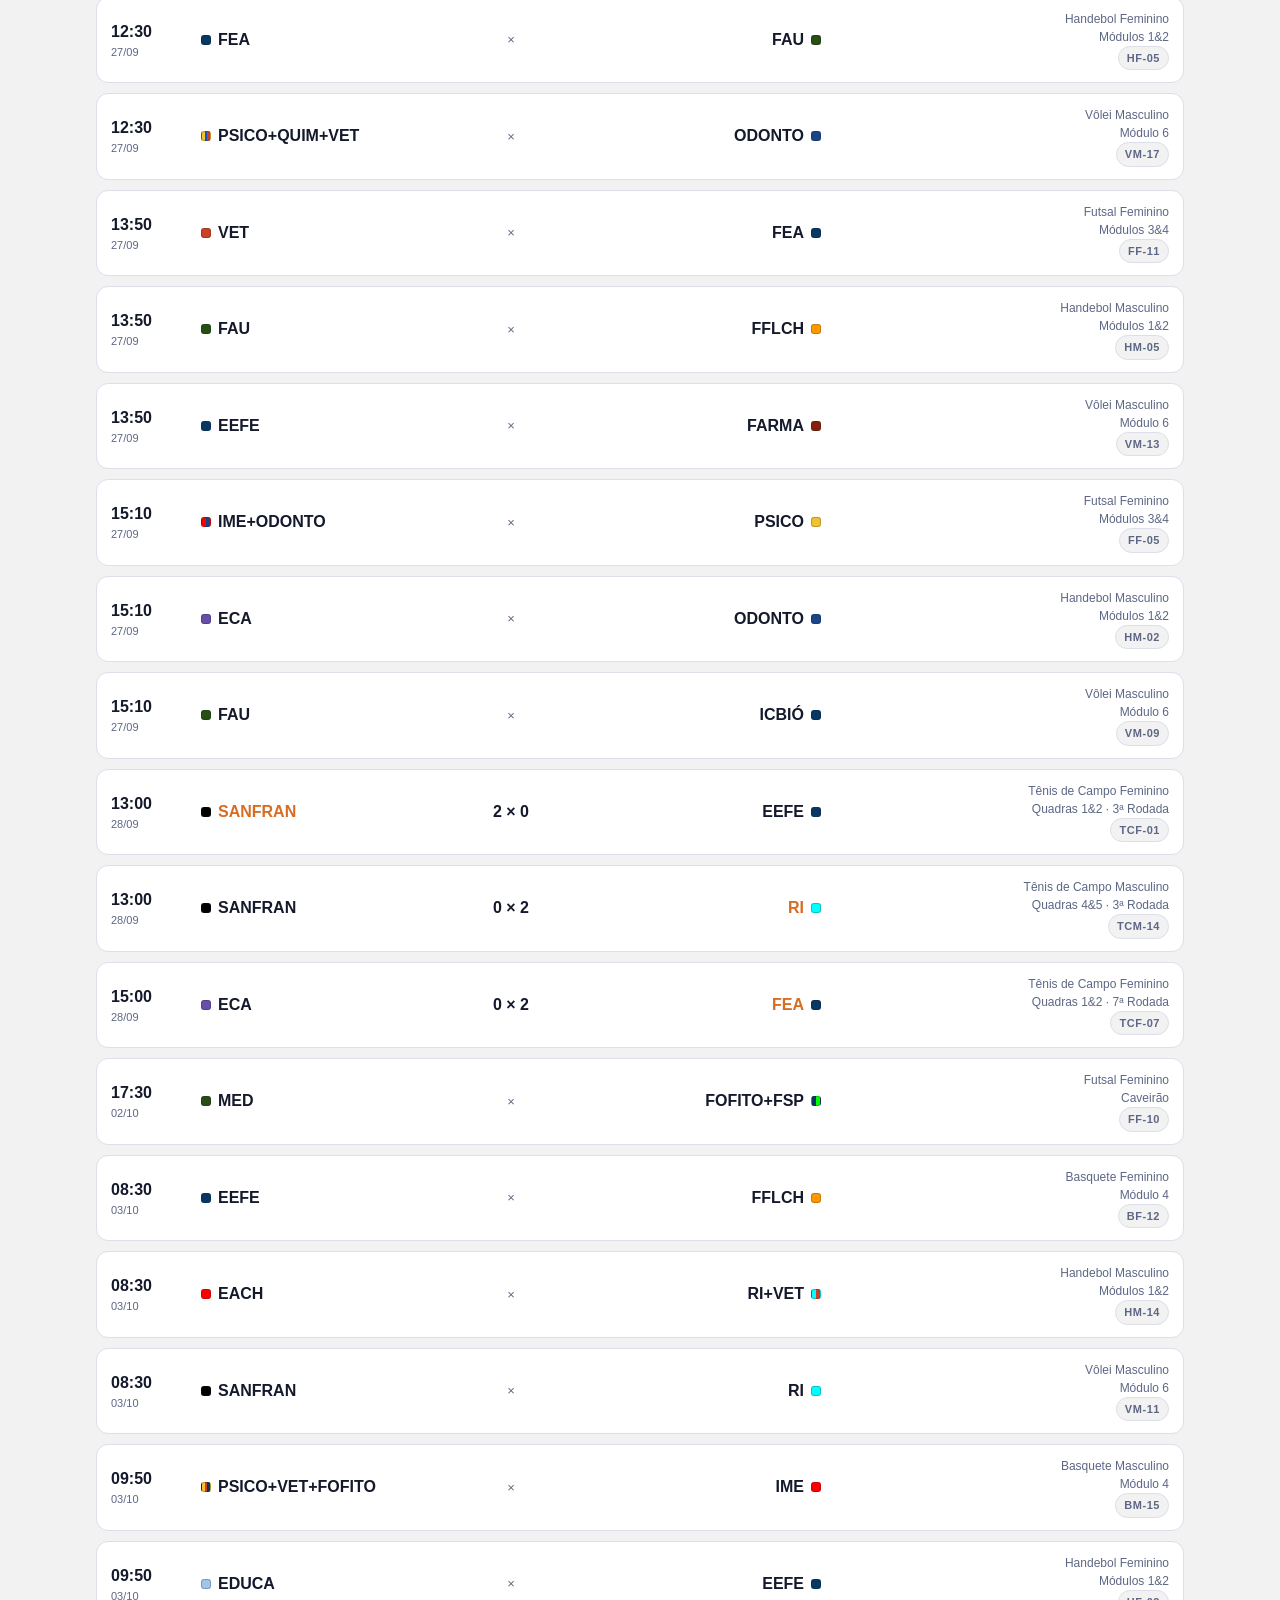
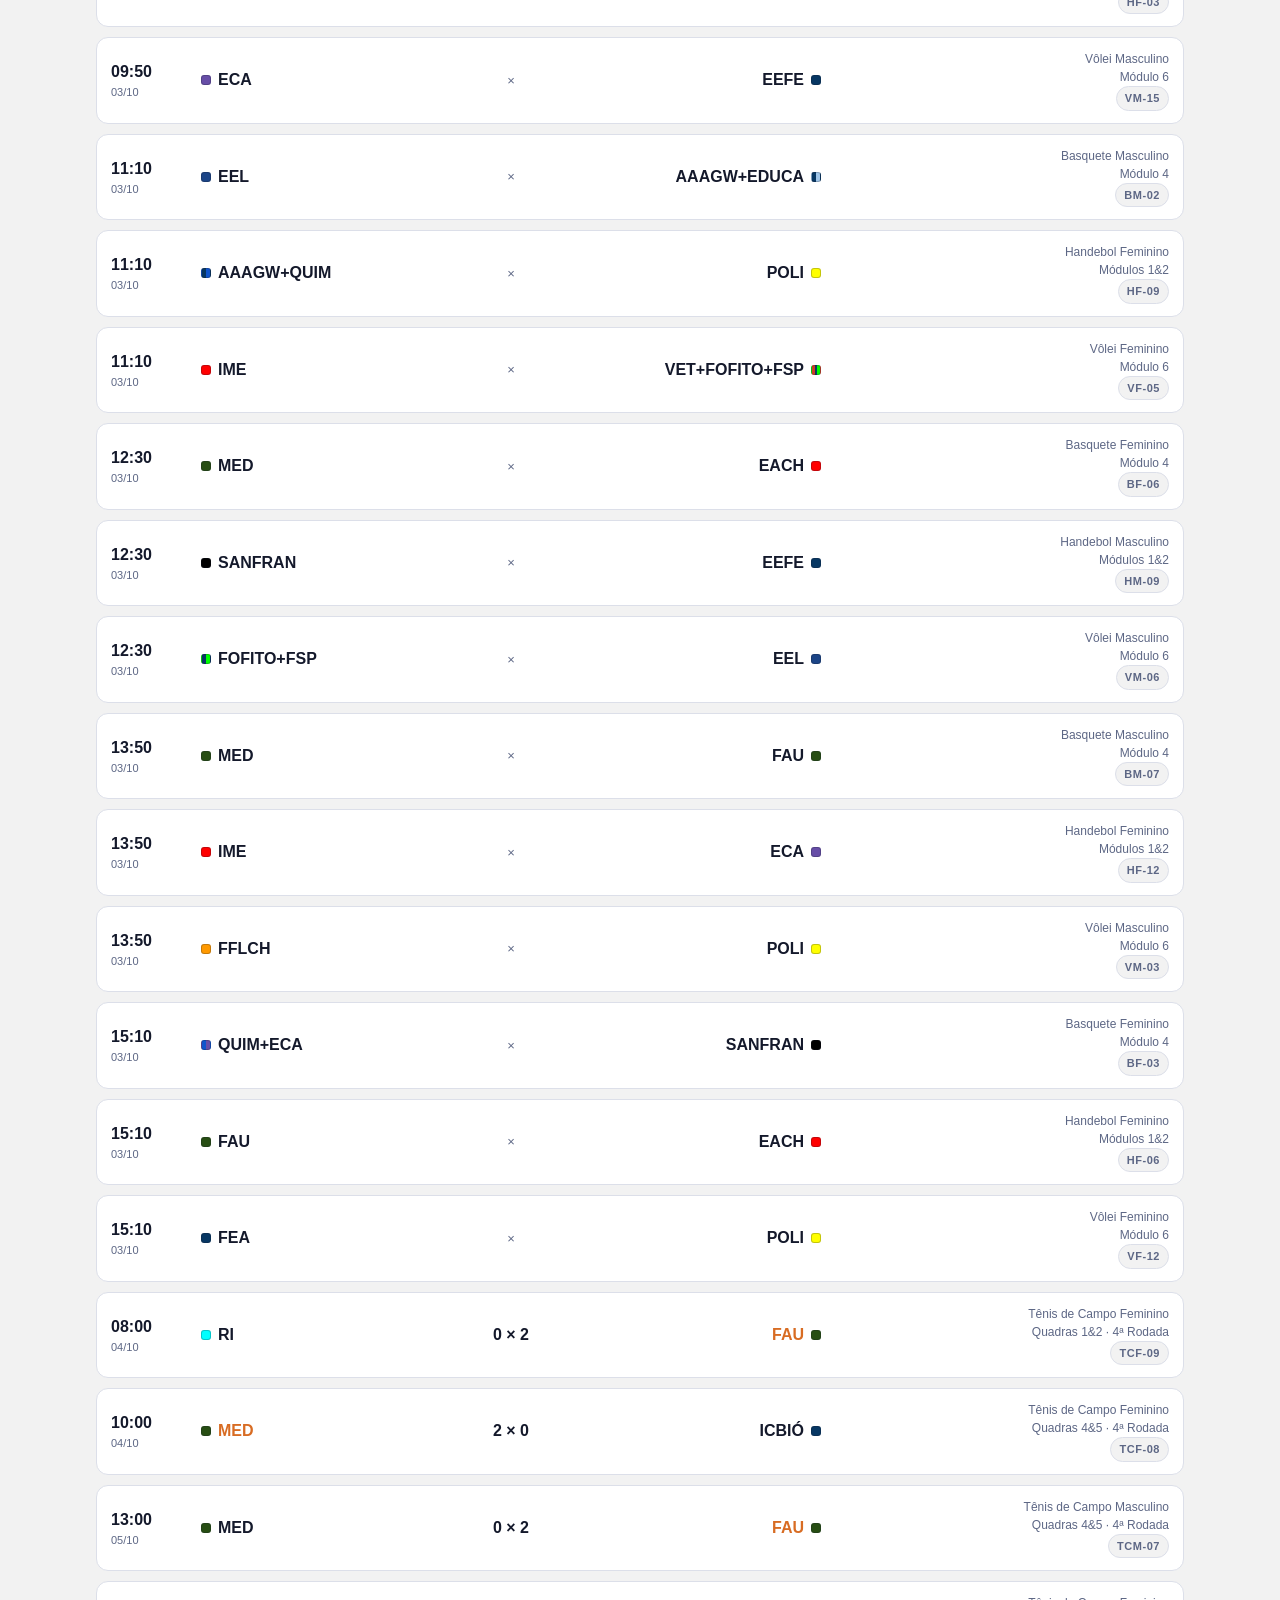
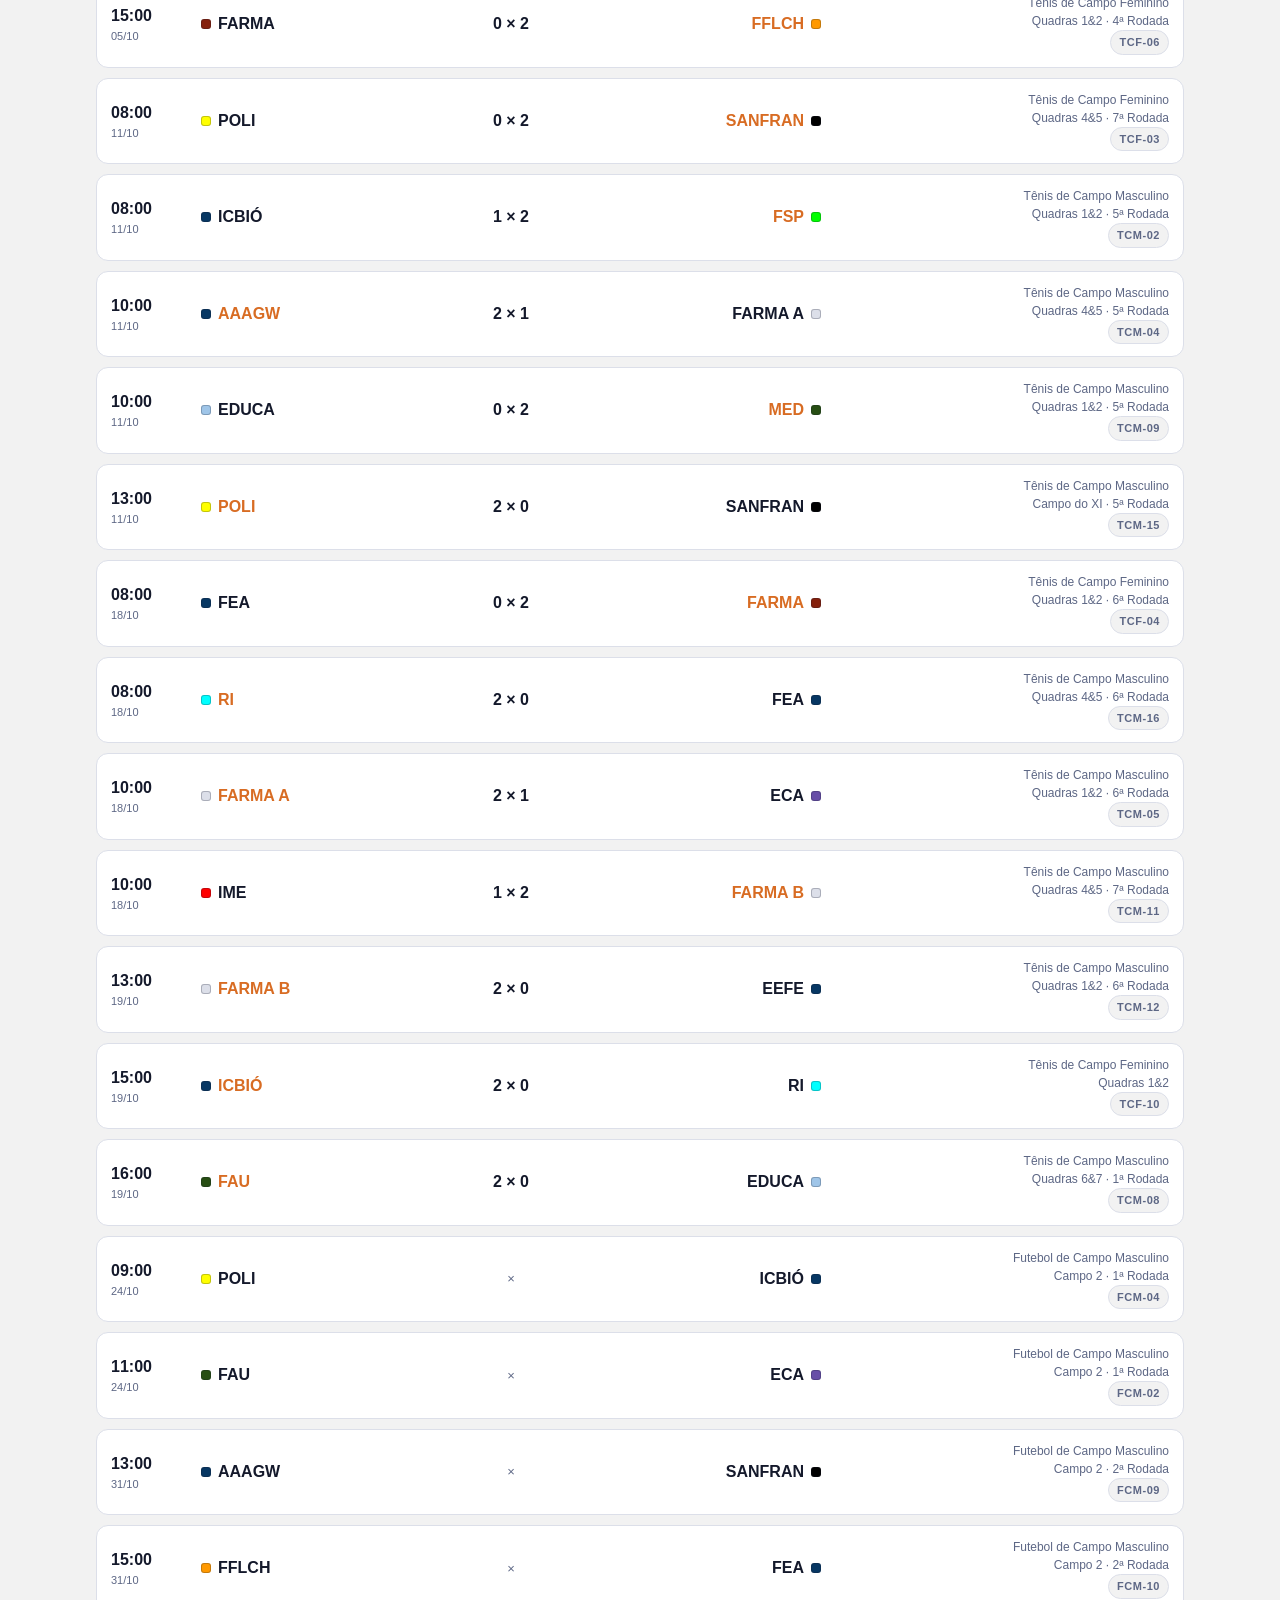
<file: jogos.html>
<!doctype html>
<html lang="pt-BR">
<head>
<meta charset="utf-8">
<meta name="viewport" content="width=device-width, initial-scale=1, viewport-fit=cover">
<title>Jogos — LAAUSP</title>
<link rel="icon" href="assets/favicon.svg" type="image/svg+xml">
<link rel="stylesheet" href="assets/css/style.css">
</head>
<body data-base="">
<header class="cabecalho">
  <div class="cabecalho__interno">
    <a class="marca" href="index.html">LAAUSP <span>Liga das Atléticas da USP</span></a>
    <nav class="nav">
      <a href="index.html">Início</a>
      <a href="jogos.html">Jogos</a>
      <a href="classificacao.html">Classificação</a>
      <a href="calendario.html">Calendário</a>
      <a href="regulamento.html">Regulamento</a>
      <a href="contato.html">Feedback</a>
      <a href="atleta.html">Atleta</a>
      <a href="restrito.html">Área restrita</a>
      <a href="sandbox.html">Sandbox</a>
    </nav>
  </div>
  <div class="faixa-retro"></div>
</header>

<main>
  <h1>Tabela dos Jogos da Liga</h1>
  <p class="subtitulo">Resultados e próximos confrontos por modalidade.</p>

  <div class="filtros">
    <label class="campo">Modalidade
      <select id="f-modalidade"></select>
    </label>
    <label class="campo">Situação
      <select id="f-situacao">
        <option value="todos">Todos os jogos</option>
        <option value="pendentes">A realizar</option>
        <option value="encerrados">Realizados</option>
      </select>
    </label>
    <label class="campo">Atlética
      <select id="f-equipe"></select>
    </label>
    <label class="campo">Buscar
      <input type="search" id="f-busca" placeholder="Código, local, atlética…">
    </label>
  </div>

  <div class="jogos" id="lista"></div>

  <p style="margin-top:22px">
    <a id="link-classificacao" class="botao botao--secundario" href="classificacao.html">Ver a classificação desta modalidade</a>
  </p>
</main>

<footer class="rodape"><div>LAAUSP · dados da planilha pública dos Jogos da Liga</div></footer>

<script type="module">
import { carregarLiga, ordenarPorData, cartaoDeJogo, corDaEquipe, el, marcarNavegacao } from "./assets/js/liga.js";
import { montarFeedback } from "./assets/js/feedback.js";

marcarNavegacao();
montarFeedback();
const liga = await carregarLiga();

const fModalidade = document.getElementById("f-modalidade");
const fSituacao = document.getElementById("f-situacao");
const fEquipe = document.getElementById("f-equipe");
const fBusca = document.getElementById("f-busca");
const lista = document.getElementById("lista");
const linkClassificacao = document.getElementById("link-classificacao");

fModalidade.append(el("option", { value: "todas", text: "Todas as modalidades" }));
for (const m of liga.modalidades) fModalidade.append(el("option", { value: m.id, text: m.nome }));

const parametros = new URLSearchParams(location.search);
if (parametros.get("modalidade")) fModalidade.value = parametros.get("modalidade");

function modalidadesVisiveis() {
  return fModalidade.value === "todas"
    ? liga.modalidades
    : liga.modalidades.filter((m) => m.id === fModalidade.value);
}

function atualizarEquipes() {
  const anterior = fEquipe.value;
  const equipes = [...new Set(modalidadesVisiveis()
    .flatMap((m) => m.jogos)
    .flatMap((j) => [j.equipeA, j.equipeB])
    .filter(Boolean))].sort((a, b) => a.localeCompare(b, "pt-BR"));
  fEquipe.replaceChildren(el("option", { value: "todas", text: "Todas as atléticas" }),
    ...equipes.map((e) => el("option", { value: e, text: e })));
  if (equipes.includes(anterior)) fEquipe.value = anterior;
}

function renderizarJogos() {
  const busca = fBusca.value.trim().toLowerCase();
  let jogos = modalidadesVisiveis().flatMap((m) => m.jogos);

  if (fSituacao.value === "pendentes") jogos = jogos.filter((j) => !j.encerrado);
  if (fSituacao.value === "encerrados") jogos = jogos.filter((j) => j.encerrado);
  if (fEquipe.value !== "todas") {
    jogos = jogos.filter((j) => j.equipeA === fEquipe.value || j.equipeB === fEquipe.value);
  }
  if (busca) {
    jogos = jogos.filter((j) => [j.codigo, j.local, j.equipeA, j.equipeB, j.rodada, j.modalidadeNome]
      .filter(Boolean).join(" ").toLowerCase().includes(busca));
  }

  jogos = ordenarPorData(jogos);
  lista.replaceChildren();
  if (!jogos.length) {
    lista.append(el("p", { class: "vazio", text: "Nenhum jogo encontrado com esses filtros." }));
    return;
  }
  for (const jogo of jogos) lista.append(cartaoDeJogo(jogo, { mostrarModalidade: fModalidade.value === "todas" }));
}

function renderizar() {
  renderizarJogos();
  linkClassificacao.href = fModalidade.value === "todas"
    ? "classificacao.html"
    : `classificacao.html?modalidade=${encodeURIComponent(fModalidade.value)}`;
}

fModalidade.addEventListener("change", () => { atualizarEquipes(); renderizar(); });
for (const campo of [fSituacao, fEquipe]) campo.addEventListener("change", renderizarJogos);
fBusca.addEventListener("input", renderizarJogos);

atualizarEquipes();
renderizar();
</script>
</body>
</html>
</file>
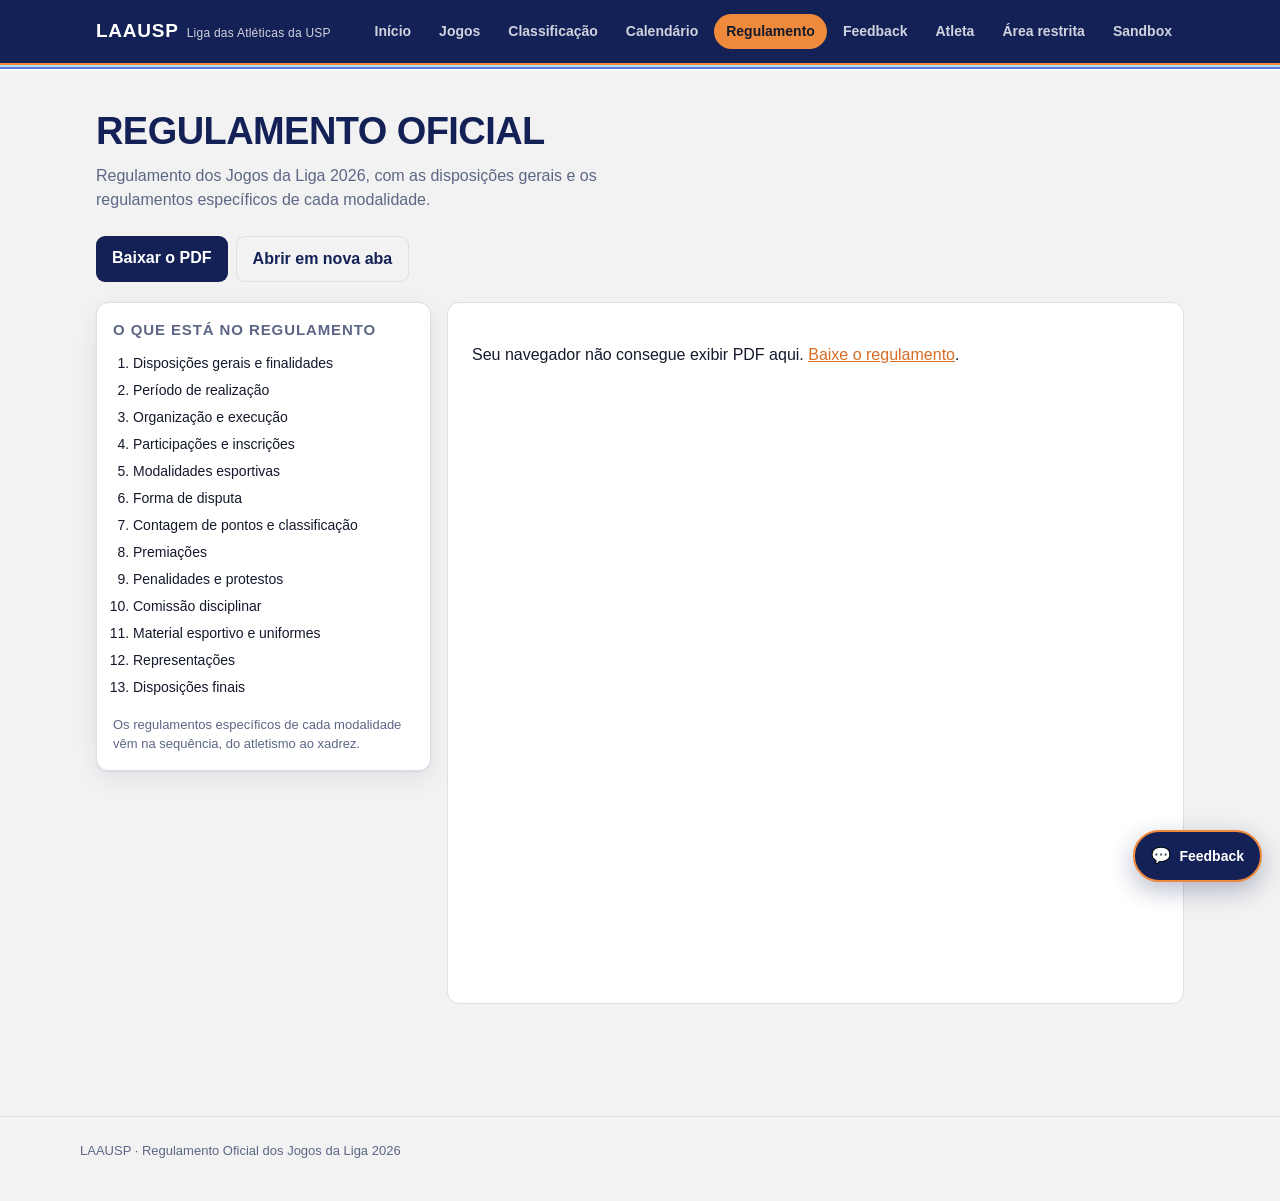
<file: regulamento.html>
<!doctype html>
<html lang="pt-BR">
<head>
<meta charset="utf-8">
<meta name="viewport" content="width=device-width, initial-scale=1, viewport-fit=cover">
<title>Regulamento — Jogos da Liga 2026 | LAAUSP</title>
<meta name="description" content="Regulamento Oficial dos Jogos da Liga 2026 da LAAUSP.">
<link rel="icon" href="assets/favicon.svg" type="image/svg+xml">
<link rel="stylesheet" href="assets/css/style.css">
</head>
<body data-base="">
<header class="cabecalho">
  <div class="cabecalho__interno">
    <a class="marca" href="index.html">LAAUSP <span>Liga das Atléticas da USP</span></a>
    <nav class="nav">
      <a href="index.html">Início</a>
      <a href="jogos.html">Jogos</a>
      <a href="classificacao.html">Classificação</a>
      <a href="calendario.html">Calendário</a>
      <a href="regulamento.html">Regulamento</a>
      <a href="contato.html">Feedback</a>
      <a href="atleta.html">Atleta</a>
      <a href="restrito.html">Área restrita</a>
      <a href="sandbox.html">Sandbox</a>
    </nav>
  </div>
  <div class="faixa-retro"></div>
</header>

<main>
  <h1>Regulamento Oficial</h1>
  <p class="subtitulo">
    Regulamento dos Jogos da Liga 2026, com as disposições gerais e os
    regulamentos específicos de cada modalidade.
  </p>

  <div class="linha-botoes" style="margin-bottom:20px">
    <a class="botao" href="documentos/regulamento-jogos-da-liga-2026.pdf" download>Baixar o PDF</a>
    <a class="botao botao--secundario" href="documentos/regulamento-jogos-da-liga-2026.pdf" target="_blank" rel="noopener">Abrir em nova aba</a>
  </div>

  <div class="grade" style="grid-template-columns: minmax(260px, 1fr) minmax(300px, 2.2fr); align-items:start">
    <div class="cartao">
      <h3>O que está no regulamento</h3>
      <ol class="indice">
        <li>Disposições gerais e finalidades</li>
        <li>Período de realização</li>
        <li>Organização e execução</li>
        <li>Participações e inscrições</li>
        <li>Modalidades esportivas</li>
        <li>Forma de disputa</li>
        <li>Contagem de pontos e classificação</li>
        <li>Premiações</li>
        <li>Penalidades e protestos</li>
        <li>Comissão disciplinar</li>
        <li>Material esportivo e uniformes</li>
        <li>Representações</li>
        <li>Disposições finais</li>
      </ol>
      <p style="margin:14px 0 0;font-size:13px;color:var(--tinta-fraca)">
        Os regulamentos específicos de cada modalidade vêm na sequência, do
        atletismo ao xadrez.
      </p>
    </div>

    <object class="visor-pdf" data="documentos/regulamento-jogos-da-liga-2026.pdf" type="application/pdf">
      <p style="padding:24px">
        Seu navegador não consegue exibir PDF aqui.
        <a href="documentos/regulamento-jogos-da-liga-2026.pdf">Baixe o regulamento</a>.
      </p>
    </object>
  </div>
</main>

<footer class="rodape"><div>LAAUSP · Regulamento Oficial dos Jogos da Liga 2026</div></footer>

<script type="module">
import { marcarNavegacao } from "./assets/js/liga.js";
import { montarFeedback } from "./assets/js/feedback.js";
marcarNavegacao();
montarFeedback();
</script>
</body>
</html>
</file>
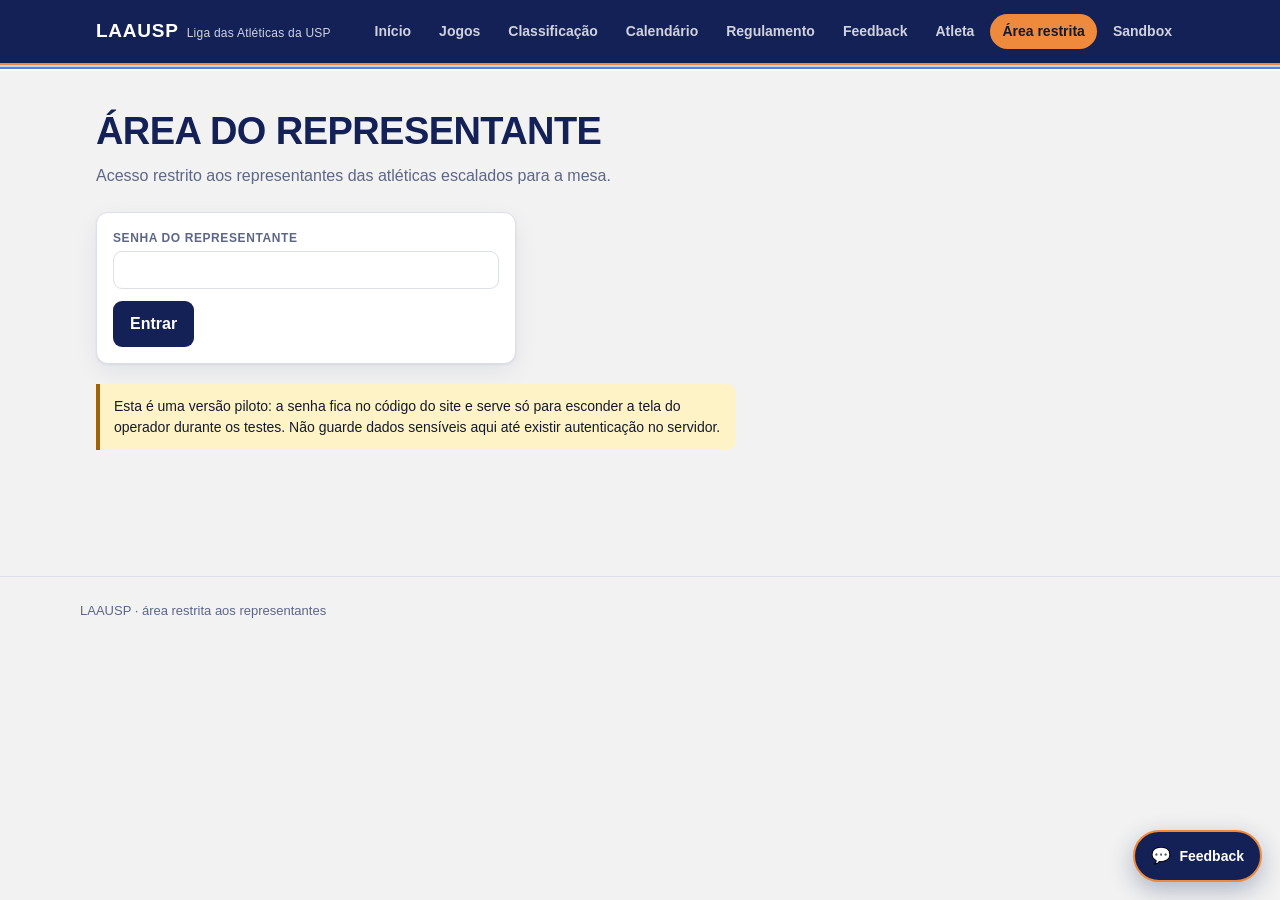
<file: restrito.html>
<!doctype html>
<html lang="pt-BR">
<head>
<meta charset="utf-8">
<meta name="viewport" content="width=device-width, initial-scale=1, viewport-fit=cover">
<title>Área restrita — LAAUSP</title>
<meta name="robots" content="noindex">
<link rel="icon" href="assets/favicon.svg" type="image/svg+xml">
<link rel="stylesheet" href="assets/css/style.css">
</head>
<body data-base="">
<header class="cabecalho">
  <div class="cabecalho__interno">
    <a class="marca" href="index.html">LAAUSP <span>Liga das Atléticas da USP</span></a>
    <nav class="nav">
      <a href="index.html">Início</a>
      <a href="jogos.html">Jogos</a>
      <a href="classificacao.html">Classificação</a>
      <a href="calendario.html">Calendário</a>
      <a href="regulamento.html">Regulamento</a>
      <a href="contato.html">Feedback</a>
      <a href="atleta.html">Atleta</a>
      <a href="restrito.html">Área restrita</a>
      <a href="sandbox.html">Sandbox</a>
    </nav>
  </div>
  <div class="faixa-retro"></div>
</header>

<main>
  <section id="tela-login">
    <h1>Área do representante</h1>
    <p class="subtitulo">Acesso restrito aos representantes das atléticas escalados para a mesa.</p>
    <form class="cartao" id="form-login" style="max-width:420px">
      <label class="campo" style="margin-bottom:12px">Senha do representante
        <input type="password" id="senha" autocomplete="current-password" required>
      </label>
      <button type="submit">Entrar</button>
      <p id="erro-login" class="vazio" hidden style="color:var(--vermelho);padding:12px 0 0"></p>
    </form>
    <p class="aviso" style="margin-top:20px;max-width:640px">
      Esta é uma versão piloto: a senha fica no código do site e serve só para
      esconder a tela do operador durante os testes. Não guarde dados sensíveis
      aqui até existir autenticação no servidor.
    </p>
  </section>

  <section id="tela-painel" hidden>
    <h1>Conferência de e-Card</h1>
    <p class="subtitulo">
      Aponte a câmera para o QR Code do e-Card USP do atleta, ou envie a foto do
      e-Card. A conferência é feita contra a lista de inscritos da modalidade.
    </p>

    <div class="filtros">
      <label class="campo">Jogo
        <select id="f-jogo"></select>
      </label>
      <p id="status-jogo" style="margin:0 0 4px;font-size:13px;color:var(--tinta-fraca);flex-basis:100%"></p>
      <button id="btn-camera" type="button">Ligar câmera</button>
      <button id="btn-foto" class="secundario" type="button">Ler de uma foto</button>
      <input type="file" id="arquivo" accept="image/*" hidden>
      <button id="btn-sair" class="secundario" type="button" style="margin-left:auto">Sair</button>
    </div>

    <div class="scanner">
      <div>
        <div class="video-caixa">
          <video id="video" playsinline muted></video>
          <div class="mira"></div>
        </div>
        <p id="status-camera" class="vazio" style="padding:12px 0 0"></p>
      </div>

      <div>
        <div id="resultado" class="resultado">
          <p class="resultado__titulo">Aguardando leitura</p>
          <p style="margin:0;color:var(--tinta-fraca)">
            Ligue a câmera e centralize o QR Code do e-Card na mira.
          </p>
        </div>

        <div class="cartao" style="margin-top:16px">
          <h3>Conferência manual</h3>
          <div class="linha-botoes">
            <input type="text" id="nusp-manual" inputmode="numeric" placeholder="Número USP ou código do e-Card">
            <button id="btn-manual" class="secundario" type="button">Conferir</button>
          </div>
        </div>

        <div class="cartao" style="margin-top:16px" id="caixa-vinculo" hidden>
          <h3>Vincular e-Card a um atleta</h3>
          <p style="margin:0 0 10px;color:var(--tinta-fraca);font-size:14px">
            O QR do e-Card carrega só o código do cartão. Informe o número USP para
            gravar o vínculo <strong id="vinculo-codigo"></strong> ↔ atleta.
          </p>
          <div class="linha-botoes">
            <input type="text" id="vinculo-nusp" inputmode="numeric" placeholder="Número USP">
            <input type="text" id="vinculo-nome" placeholder="Nome do atleta">
            <input type="text" id="vinculo-atletica" placeholder="Atlética">
            <button id="btn-vincular" type="button">Vincular</button>
          </div>
        </div>

        <div class="cartao" style="margin-top:16px">
          <h3>Lista de inscritos</h3>
          <p id="status-elenco" style="margin:0 0 10px;color:var(--tinta-fraca);font-size:14px"></p>
          <div class="linha-botoes">
            <button id="btn-elenco" class="secundario" type="button">Importar CSV/JSON</button>
            <button id="btn-exportar-elenco" class="secundario" type="button">Exportar lista</button>
            <input type="file" id="arquivo-elenco" accept=".csv,.json,text/csv,application/json" hidden>
          </div>
        </div>
      </div>
    </div>

    <h2>Registros desta sessão <span id="contador" class="etiqueta"></span></h2>
    <div class="linha-botoes" style="margin-bottom:12px">
      <button id="btn-exportar" class="secundario" type="button">Exportar CSV</button>
      <button id="btn-limpar" class="secundario" type="button">Limpar registros</button>
    </div>
    <ul class="registros" id="registros"></ul>
  </section>
</main>

<footer class="rodape"><div>LAAUSP · área restrita aos representantes</div></footer>

<script type="module">
import { carregarLiga, ordenarPorData, el, marcarNavegacao } from "./assets/js/liga.js";
import { montarFeedback } from "./assets/js/feedback.js";
import { lerCodigo, lerCodigoDeArquivo, interpretarECard, formatosSuportados } from "./assets/js/scanner.js";
import { carregarFiliados, idDoAtleta, estaRegular } from "./assets/js/atletas.js";
import { carregarCores, acharAtletica, semAcento } from "./assets/js/cores.js";
import { HASH_SENHA_REPRESENTANTE, CHAVE_SESSAO, CHAVE_REGISTROS, CHAVE_ELENCO } from "./assets/js/config.js";

marcarNavegacao();
montarFeedback();

const telaLogin = document.getElementById("tela-login");
const telaPainel = document.getElementById("tela-painel");
const video = document.getElementById("video");
const statusCamera = document.getElementById("status-camera");
const caixaResultado = document.getElementById("resultado");
const listaRegistros = document.getElementById("registros");
const contador = document.getElementById("contador");
const seletorJogo = document.getElementById("f-jogo");
const statusElenco = document.getElementById("status-elenco");

const guardar = (chave, valor) => { try { localStorage.setItem(chave, JSON.stringify(valor)); } catch { /* modo privado */ } };
const recuperar = (chave, padrao) => { try { return JSON.parse(localStorage.getItem(chave)) ?? padrao; } catch { return padrao; } };

let registros = recuperar(CHAVE_REGISTROS, []);
let elenco = [];
let filiados = null;
let equipesDoJogo = null;
let cores = null;
let fluxo = null;
let lendo = false;
let ultimoPayload = "";

const NOME_DO_FORMATO = {
  qr_code: "QR Code",
  code_128: "Código de barras (Code 128)",
  code_39: "Código de barras (Code 39)",
  code_93: "Código de barras (Code 93)",
  codabar: "Código de barras (Codabar)",
  ean_13: "Código de barras (EAN-13)",
  ean_8: "Código de barras (EAN-8)",
  itf: "Código de barras (ITF)",
  upc_a: "Código de barras (UPC-A)",
  upc_e: "Código de barras (UPC-E)",
  pdf417: "PDF417",
  data_matrix: "Data Matrix",
};

/* ---------- acesso ---------- */

async function hashDe(texto) {
  const dados = new TextEncoder().encode(texto);
  const resumo = await crypto.subtle.digest("SHA-256", dados);
  return [...new Uint8Array(resumo)].map((b) => b.toString(16).padStart(2, "0")).join("");
}

document.getElementById("form-login").addEventListener("submit", async (evento) => {
  evento.preventDefault();
  const erro = document.getElementById("erro-login");
  const senha = document.getElementById("senha").value;
  if (await hashDe(senha) === HASH_SENHA_REPRESENTANTE) {
    sessionStorage.setItem(CHAVE_SESSAO, "1");
    abrirPainel();
  } else {
    erro.textContent = "Senha incorreta.";
    erro.hidden = false;
  }
});

document.getElementById("btn-sair").addEventListener("click", () => {
  sessionStorage.removeItem(CHAVE_SESSAO);
  pararCamera();
  telaPainel.hidden = true;
  telaLogin.hidden = false;
});

async function abrirPainel() {
  telaLogin.hidden = true;
  telaPainel.hidden = false;
  await montarSeletorDeJogos();
  await carregarElenco();
  try {
    filiados = await carregarFiliados();
  } catch {
    filiados = null;
  }
  await avisarFormatos();
  cores = await carregarCores().catch(() => null);
  await atualizarEquipesDoJogo();
  renderizarRegistros();
}

/* ---------- jogos e lista de inscritos ---------- */

let todosOsJogos = [];

async function montarSeletorDeJogos() {
  if (seletorJogo.options.length) return;
  const liga = await carregarLiga();
  const hoje = new Date();
  hoje.setHours(0, 0, 0, 0);
  todosOsJogos = ordenarPorData(liga.modalidades.flatMap((m) => m.jogos));
  const jogos = todosOsJogos.filter((j) => !j.quando || j.quando >= hoje);
  seletorJogo.append(el("option", { value: "", text: "Sem jogo vinculado" }),
    ...jogos.map((j) => el("option", {
      value: j.codigo,
      text: `${j.codigo} — ${j.equipeA || "A definir"} x ${j.equipeB || "A definir"} (${j.data || "s/ data"})`,
    })));
}

function normalizarElenco(linhas) {
  return linhas.map((linha) => ({
    nusp: String(linha.nusp ?? linha.numerousp ?? linha.codpes ?? "").replace(/\D/g, ""),
    codigoEcard: String(linha.codigoEcard ?? linha.codigoecard ?? linha.ecard ?? "").replace(/\D/g, ""),
    nome: linha.nome ?? linha.atleta ?? "",
    atletica: linha.atletica ?? linha.equipe ?? "",
    modalidade: linha.modalidade ?? "",
    situacao: linha.situacao ?? "inscrito",
  })).filter((a) => a.nusp || a.codigoEcard);
}

function lerCSV(texto) {
  const linhas = texto.trim().split(/\r?\n/).filter(Boolean);
  if (!linhas.length) return [];
  const separador = linhas[0].includes(";") ? ";" : ",";
  const cabecalho = linhas[0].split(separador).map((c) => c.trim().toLowerCase());
  return linhas.slice(1).map((linha) => {
    const celulas = linha.split(separador);
    return Object.fromEntries(cabecalho.map((c, i) => [c, (celulas[i] ?? "").trim()]));
  });
}

async function carregarElenco() {
  const importado = recuperar(CHAVE_ELENCO, null);
  if (importado) {
    elenco = normalizarElenco(importado);
    statusElenco.textContent = `${elenco.length} atleta(s) — lista importada neste aparelho.`;
    return;
  }
  try {
    const resposta = await fetch("data/atletas.json", { cache: "no-cache" });
    if (!resposta.ok) throw new Error();
    elenco = normalizarElenco(await resposta.json());
    statusElenco.textContent = `${elenco.length} atleta(s) — lista publicada em data/atletas.json.`;
  } catch {
    elenco = [];
    statusElenco.textContent = "Nenhuma lista carregada: as leituras serão apenas registradas.";
  }
}

document.getElementById("btn-elenco").addEventListener("click", () => document.getElementById("arquivo-elenco").click());
document.getElementById("arquivo-elenco").addEventListener("change", async (evento) => {
  const arquivo = evento.target.files[0];
  if (!arquivo) return;
  const texto = await arquivo.text();
  const linhas = arquivo.name.endsWith(".json") ? JSON.parse(texto) : lerCSV(texto);
  elenco = normalizarElenco(linhas);
  guardar(CHAVE_ELENCO, linhas);
  statusElenco.textContent = `${elenco.length} atleta(s) — lista importada neste aparelho.`;
  evento.target.value = "";
});

async function avisarFormatos() {
  const formatos = await formatosSuportados();
  const leCodigoDeBarras = formatos.some((f) => f !== "qr_code");
  statusCamera.textContent = leCodigoDeBarras
    ? "Este aparelho lê QR Code e código de barras — serve para o e-Card no app e na Wallet."
    : "Este aparelho lê apenas QR Code. Para o e-Card na Apple Wallet, que usa código de " +
      "barras, use o Chrome no Android ou peça o QR no aplicativo da USP.";
}

/* ---------- quem pode jogar a partida escolhida ---------- */

/* A regra é a do regulamento: pelo Artigo 7 joga quem tem vínculo com a IES e
   filiação regular, e pelo Artigo 8, § 1º a conferência do representante "tem um
   caráter meramente de conferência de filiação". Modalidade e naipe declarados na
   ficha são intenção de competir, não restrição — qualquer atleta filiado pode
   jogar qualquer modalidade. Por isso o cruzamento é feito aqui, na hora, sobre a
   própria filiação: pode jogar quem é filiado regular de uma das atléticas que
   formam a equipe (uma equipe pode reunir até três, pelo Artigo 6, § 2º). */

function atleticasDaEquipe(equipe) {
  return (equipe || "").split("+")
    .map((parte) => parte.trim())
    .filter(Boolean)
    .map((sigla) => acharAtletica(sigla, cores)?.sigla || sigla);
}

function regularesDa(equipe) {
  if (!filiados) return [];
  const siglas = new Set(atleticasDaEquipe(equipe).map(semAcento));
  return filiados.atletas.filter((a) => siglas.has(semAcento(a.atletica)) && estaRegular(a));
}

async function atualizarEquipesDoJogo() {
  const status = document.getElementById("status-jogo");
  const codigo = seletorJogo.value;
  equipesDoJogo = null;

  if (!codigo) {
    status.textContent = "Sem jogo escolhido: a conferência diz apenas se a pessoa está filiada e regular.";
    return;
  }
  if (!filiados) {
    status.textContent = "Lista de filiados indisponível — a conferência fica limitada à lista importada.";
    return;
  }

  const jogo = todosOsJogos.find((j) => j.codigo === codigo);
  if (!jogo) {
    status.textContent = "";
    return;
  }

  equipesDoJogo = [jogo.equipeA, jogo.equipeB]
    .filter(Boolean)
    .map((equipe) => ({ equipe, atletas: regularesDa(equipe) }));

  const resumo = equipesDoJogo.map((e) => `${e.equipe}: ${e.atletas.length}`).join(" · ");
  const vazias = equipesDoJogo.filter((e) => !e.atletas.length).map((e) => e.equipe);
  status.textContent = vazias.length
    ? `${resumo} atletas regulares. Sem nenhum filiado de ${vazias.join(" e ")} — confira se a ` +
      "filiação dessa(s) atlética(s) foi importada."
    : `${resumo} atletas regulares e aptos a entrar em súmula nesta partida.`;
}

seletorJogo.addEventListener("change", atualizarEquipesDoJogo);

/** Diz se o atleta pode jogar a partida escolhida — e por qual equipe.

   Boa parte dos filiados vem do planilhão e não tem número USP, então o filiado
   já identificado (pela carteirinha, por exemplo) é comparado direto, e não só
   pelo número. */
function aptidaoNoJogo({ nusp, codigo, filiado }) {
  if (!equipesDoJogo) return { verificavel: false };
  for (const { equipe, atletas } of equipesDoJogo) {
    const achado = atletas.find((a) =>
      (filiado && a === filiado) ||
      (nusp && a.nusp === nusp) ||
      (codigo && a.codigoEcard && a.codigoEcard === codigo));
    if (achado) return { verificavel: true, apto: true, atleta: achado, equipe };
  }
  return { verificavel: true, apto: false };
}

/* ---------- câmera ---------- */

document.getElementById("btn-camera").addEventListener("click", () => (fluxo ? pararCamera() : ligarCamera()));

async function ligarCamera() {
  try {
    fluxo = await navigator.mediaDevices.getUserMedia({
      video: { facingMode: { ideal: "environment" }, width: { ideal: 1280 } },
      audio: false,
    });
    video.srcObject = fluxo;
    await video.play();
    document.getElementById("btn-camera").textContent = "Desligar câmera";
    statusCamera.textContent = "Câmera ligada — centralize o QR Code do e-Card.";
    lendo = true;
    laçoDeLeitura();
  } catch (erro) {
    statusCamera.textContent = `Não foi possível abrir a câmera (${erro.name}). ` +
      "Verifique a permissão do navegador — em celulares, o site precisa estar em HTTPS.";
  }
}

function pararCamera() {
  lendo = false;
  if (fluxo) for (const trilha of fluxo.getTracks()) trilha.stop();
  fluxo = null;
  video.srcObject = null;
  document.getElementById("btn-camera").textContent = "Ligar câmera";
  statusCamera.textContent = "Câmera desligada.";
}

async function laçoDeLeitura() {
  while (lendo) {
    if (video.readyState >= 2 && video.videoWidth) {
      try {
        const leitura = await lerCodigo(video, video.videoWidth, video.videoHeight);
        if (leitura && leitura.valor !== ultimoPayload) {
          ultimoPayload = leitura.valor;
          processar(leitura.valor, "camera", leitura.formato);
          setTimeout(() => { ultimoPayload = ""; }, 2500);
        }
      } catch (erro) {
        statusCamera.textContent = erro.message;
        lendo = false;
        break;
      }
    }
    await new Promise((resolve) => setTimeout(resolve, 180));
  }
}

document.getElementById("btn-foto").addEventListener("click", () => document.getElementById("arquivo").click());
document.getElementById("arquivo").addEventListener("change", async (evento) => {
  const arquivo = evento.target.files[0];
  if (!arquivo) return;
  try {
    const leitura = await lerCodigoDeArquivo(arquivo);
    if (leitura) processar(leitura.valor, "foto", leitura.formato);
    else mostrarResultado({ nivel: "erro", titulo: "Nenhum código encontrado na imagem", detalhes: { Arquivo: arquivo.name } });
  } catch (erro) {
    mostrarResultado({ nivel: "erro", titulo: "Falha ao ler a imagem", detalhes: { Erro: erro.message } });
  }
  evento.target.value = "";
});

document.getElementById("btn-manual").addEventListener("click", () => {
  const bruto = document.getElementById("nusp-manual").value.trim();
  // Aceita tanto um número digitado quanto o conteúdo colado de um QR.
  const digitado = /^LAAUSP\|/i.test(bruto) ? bruto : bruto.replace(/\D/g, "");
  if (digitado) processar(digitado, "manual");
});

/* ---------- conferência ---------- */

let ultimaLeitura = null;

function processar(payload, origem, formato = "") {
  const leitura = interpretarECard(payload);
  if (leitura.tipo === "carteirinha") return processarCarteirinha(payload, leitura, origem, formato);

  const { codigo, nusp } = leitura;

  // Procura primeiro na lista de inscritos carregada, depois na filiação.
  const naLista = elenco.find((a) =>
    (codigo && a.codigoEcard && a.codigoEcard === codigo) ||
    (nusp && a.nusp && a.nusp === nusp));
  const naFiliacao = !naLista && filiados
    ? filiados.atletas.find((a) =>
      (nusp && a.nusp === nusp) || (codigo && a.codigoEcard && a.codigoEcard === codigo))
    : null;
  const atleta = naLista || (naFiliacao && {
    nusp: naFiliacao.nusp,
    nome: naFiliacao.nome,
    atletica: naFiliacao.atletica,
    codigoEcard: naFiliacao.codigoEcard || "",
    situacao: estaRegular(naFiliacao) ? "inscrito" : naFiliacao.situacao,
  });

  const aptidao = aptidaoNoJogo({ nusp: atleta?.nusp || nusp, codigo, filiado: naFiliacao });
  const situacaoBoa = atleta && /^(inscrito|apto|ok|aprovado|regular)$/i.test(atleta.situacao);

  let nivel = "alerta";
  let titulo = "Não encontrado na filiação";
  if (!codigo && !nusp) {
    nivel = "erro";
    titulo = "Código não reconhecido";
  } else if (atleta && !situacaoBoa) {
    nivel = "erro";
    titulo = `Impedido: ${atleta.situacao}`;
  } else if (aptidao.verificavel && aptidao.apto) {
    nivel = "ok";
    titulo = "Liberado para jogar";
  } else if (aptidao.verificavel && atleta) {
    nivel = "erro";
    titulo = "Não é de nenhuma das equipes deste jogo";
  } else if (situacaoBoa) {
    nivel = "ok";
    titulo = "Liberado para jogar";
  } else if (aptidao.verificavel) {
    nivel = "erro";
    titulo = "Não é de nenhuma das equipes deste jogo";
  } else if (!elenco.length && !filiados) {
    titulo = "Leitura registrada (sem lista carregada)";
  }

  const jogo = seletorJogo.value;
  ultimaLeitura = { codigo, nusp, atleta };
  mostrarResultado({
    nivel,
    titulo,
    detalhes: {
      "Código do e-Card": codigo || "—",
      "Número USP": atleta?.nusp || nusp || "—",
      Atleta: atleta?.nome || "—",
      Atlética: atleta?.atletica || "—",
      "Nesta partida": equipesDoJogo
        ? (aptidao.apto ? `joga por ${aptidao.equipe}` : "não é das equipes em quadra")
        : "—",
      Jogo: jogo || "—",
      Origem: { camera: "Câmera", foto: "Foto", manual: "Digitado" }[origem],
      Formato: NOME_DO_FORMATO[formato] || formato || "—",
      "Conteúdo lido": payload.slice(0, 140),
    },
  });
  atualizarCaixaDeVinculo();

  registros.unshift({
    quando: new Date().toISOString(),
    codigoEcard: codigo,
    nusp: atleta?.nusp || nusp,
    nome: atleta?.nome || "",
    atletica: atleta?.atletica || "",
    jogo,
    situacao: titulo,
    origem,
    formato,
    payload,
  });
  registros = registros.slice(0, 500);
  guardar(CHAVE_REGISTROS, registros);
  renderizarRegistros();

  if (navigator.vibrate) navigator.vibrate(nivel === "ok" ? 60 : [60, 60, 60]);
}

/** Carteirinha digital da LAAUSP: confere direto na lista de filiados. */
function processarCarteirinha(payload, leitura, origem, formato = "") {
  const filiado = filiados?.atletas.find((a) => idDoAtleta(a) === leitura.idAtleta);
  const regular = filiado && estaRegular(filiado);
  const aptidao = aptidaoNoJogo({ nusp: filiado?.nusp || leitura.nusp, codigo: "", filiado });

  let nivel = "alerta";
  let titulo = "Carteirinha não encontrada na filiação";
  if (!filiados) {
    titulo = "Carteirinha lida (lista de filiados indisponível)";
  } else if (filiado && !regular) {
    nivel = "erro";
    titulo = `Impedido: filiação ${filiado.situacao}`;
  } else if (aptidao.verificavel && !aptidao.apto) {
    nivel = "erro";
    titulo = "Não é de nenhuma das equipes deste jogo";
  } else if (regular) {
    nivel = "ok";
    titulo = "Liberado para jogar";
  }

  const jogo = seletorJogo.value;
  ultimaLeitura = null;
  atualizarCaixaDeVinculo();
  mostrarResultado({
    nivel,
    titulo,
    detalhes: {
      Documento: `Carteirinha LAAUSP ${leitura.temporada || ""}`.trim(),
      "Número USP": filiado?.nusp || leitura.nusp || "—",
      Atleta: filiado?.nome || "—",
      Atlética: filiado?.atletica || "—",
      Modalidades: filiado?.modalidades?.join(", ") || "—",
      Jogo: jogo || "—",
      "Nesta partida": equipesDoJogo
        ? (aptidao.apto ? `joga por ${aptidao.equipe}` : "não é das equipes em quadra")
        : "—",
      Origem: { camera: "Câmera", foto: "Foto", manual: "Digitado" }[origem],
      Formato: NOME_DO_FORMATO[formato] || formato || "—",
    },
  });

  registros.unshift({
    quando: new Date().toISOString(),
    codigoEcard: "",
    nusp: filiado?.nusp || leitura.nusp,
    nome: filiado?.nome || "",
    atletica: filiado?.atletica || "",
    jogo,
    situacao: titulo,
    origem,
    formato,
    payload,
  });
  registros = registros.slice(0, 500);
  guardar(CHAVE_REGISTROS, registros);
  renderizarRegistros();
  if (navigator.vibrate) navigator.vibrate(nivel === "ok" ? 60 : [60, 60, 60]);
}

/* ---------- vínculo código do e-Card ↔ atleta ---------- */

function atualizarCaixaDeVinculo() {
  const caixa = document.getElementById("caixa-vinculo");
  const precisa = Boolean(ultimaLeitura?.codigo) && !ultimaLeitura.atleta;
  caixa.hidden = !precisa;
  if (!precisa) return;
  document.getElementById("vinculo-codigo").textContent = ultimaLeitura.codigo;
  document.getElementById("vinculo-nusp").value = ultimaLeitura.nusp || "";
  document.getElementById("vinculo-nome").value = "";
  document.getElementById("vinculo-atletica").value = "";
}

document.getElementById("btn-vincular").addEventListener("click", () => {
  if (!ultimaLeitura?.codigo) return;
  const nusp = document.getElementById("vinculo-nusp").value.replace(/\D/g, "");
  if (!nusp) {
    alert("Informe o número USP do atleta para gravar o vínculo.");
    return;
  }
  const novo = {
    nusp,
    codigoEcard: ultimaLeitura.codigo,
    nome: document.getElementById("vinculo-nome").value.trim(),
    atletica: document.getElementById("vinculo-atletica").value.trim(),
    modalidade: "",
    situacao: "inscrito",
  };
  elenco = [...elenco.filter((a) => a.codigoEcard !== novo.codigoEcard && a.nusp !== novo.nusp), novo];
  guardar(CHAVE_ELENCO, elenco);
  statusElenco.textContent = `${elenco.length} atleta(s) — lista guardada neste aparelho.`;
  document.getElementById("caixa-vinculo").hidden = true;
  processar(ultimaLeitura.codigo, "manual");
});

document.getElementById("btn-exportar-elenco").addEventListener("click", () => {
  baixarCSV(["nusp", "codigoEcard", "nome", "atletica", "modalidade", "situacao"], elenco,
    `elenco-laausp-${new Date().toISOString().slice(0, 10)}.csv`);
});

function mostrarResultado({ nivel, titulo, detalhes }) {
  caixaResultado.className = `resultado resultado--${nivel}`;
  caixaResultado.replaceChildren(
    el("p", { class: "resultado__titulo", text: titulo }),
    el("dl", {}, Object.entries(detalhes).flatMap(([chave, valor]) => [
      el("dt", { text: chave }),
      el("dd", { text: String(valor) }),
    ])));
}

function renderizarRegistros() {
  contador.textContent = `${registros.length}`;
  listaRegistros.replaceChildren(...registros.slice(0, 40).map((registro) => el("li", {},
    el("strong", { text: registro.nusp || registro.codigoEcard || "sem identificação" }),
    ` — ${registro.nome || "atleta não identificado"} · ${registro.situacao}`,
    el("div", { style: "color:var(--tinta-fraca)",
      text: `${new Date(registro.quando).toLocaleString("pt-BR")}${registro.jogo ? ` · ${registro.jogo}` : ""}` }))));
  if (!registros.length) {
    listaRegistros.replaceChildren(el("li", { class: "vazio", text: "Nenhuma leitura ainda." }));
  }
}

function baixarCSV(colunas, linhas, nomeDoArquivo) {
  const escapar = (valor) => `"${String(valor ?? "").replace(/"/g, '""')}"`;
  const csv = [colunas.join(","), ...linhas.map((linha) => colunas.map((c) => escapar(linha[c])).join(","))].join("\r\n");
  const url = URL.createObjectURL(new Blob([`\uFEFF${csv}`], { type: "text/csv;charset=utf-8" }));
  const link = el("a", { href: url, download: nomeDoArquivo });
  document.body.append(link);
  link.click();
  link.remove();
  URL.revokeObjectURL(url);
}

document.getElementById("btn-exportar").addEventListener("click", () => {
  baixarCSV(["quando", "nusp", "nome", "atletica", "jogo", "situacao", "origem", "payload"], registros,
    `leituras-ecard-${new Date().toISOString().slice(0, 10)}.csv`);
});

document.getElementById("btn-limpar").addEventListener("click", () => {
  if (!confirm("Apagar todos os registros guardados neste aparelho?")) return;
  registros = [];
  guardar(CHAVE_REGISTROS, registros);
  renderizarRegistros();
});

if (sessionStorage.getItem(CHAVE_SESSAO)) abrirPainel();
</script>
</body>
</html>
</file>
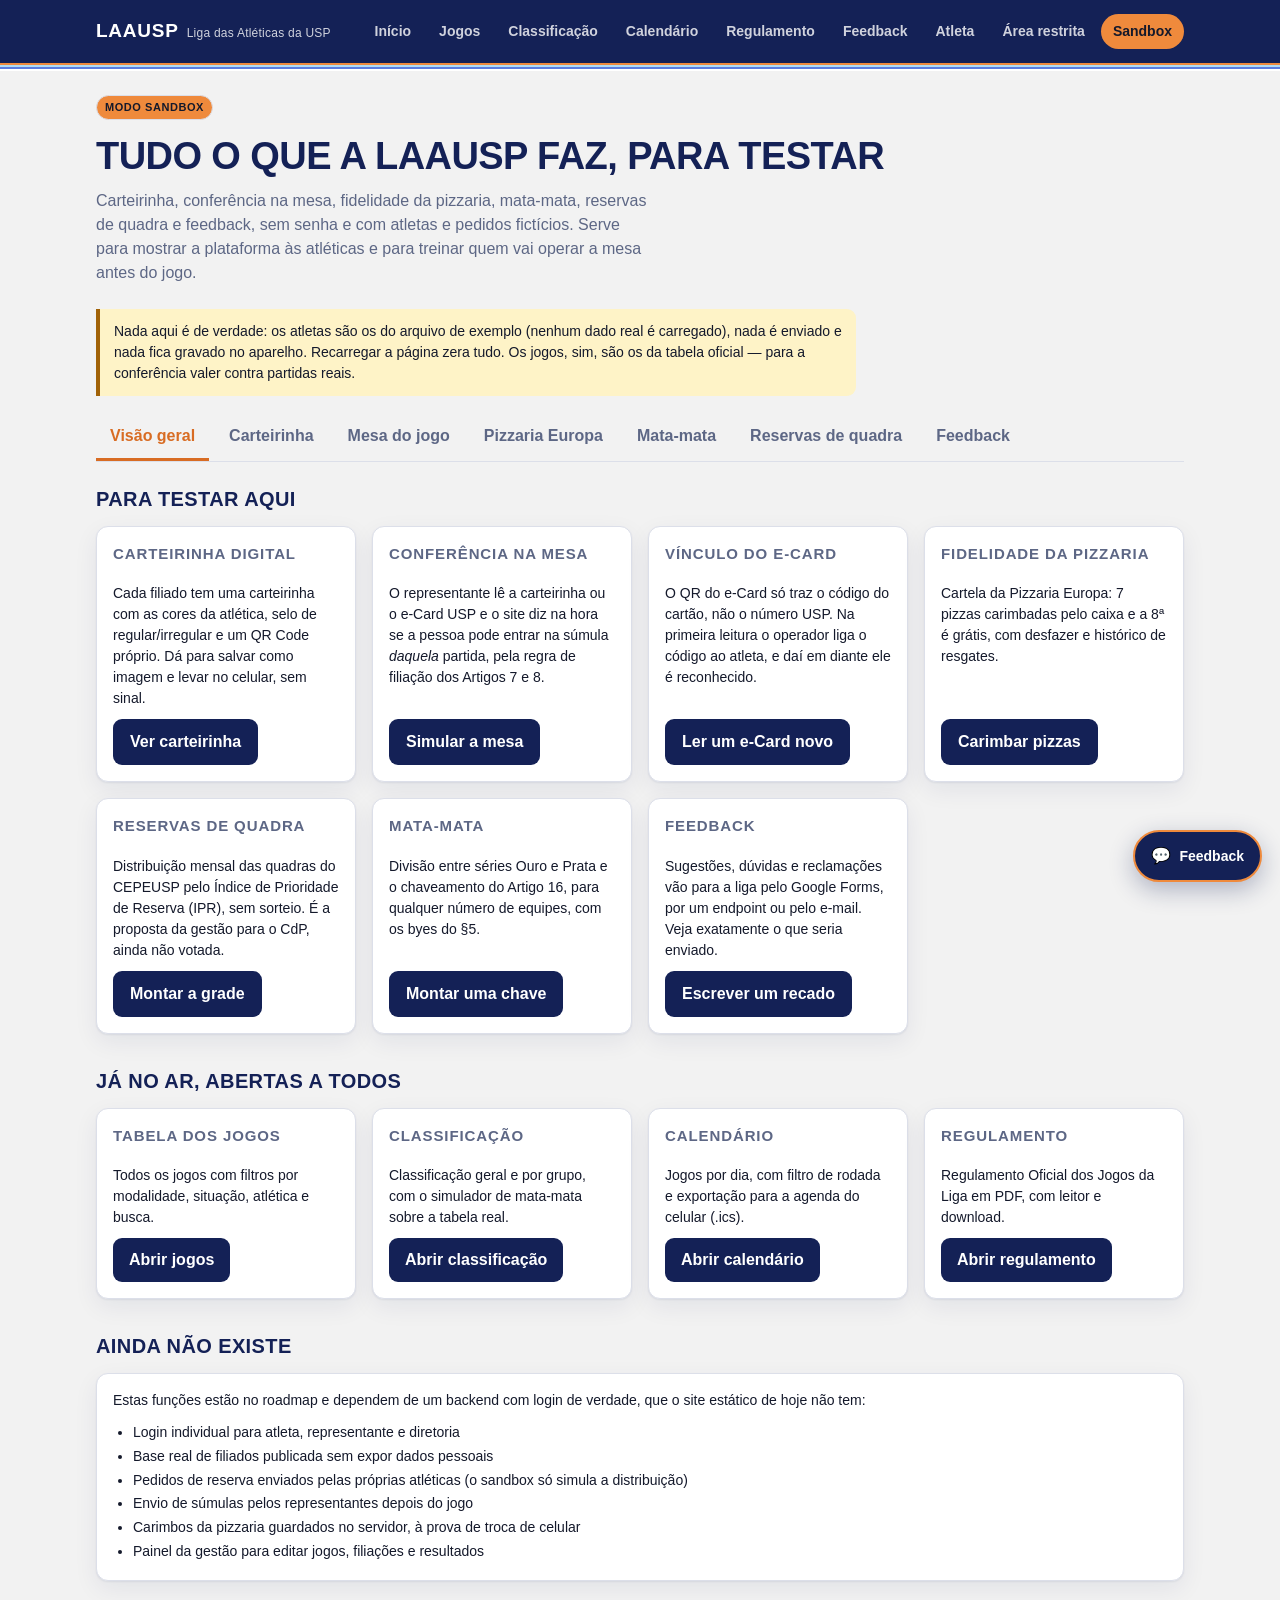
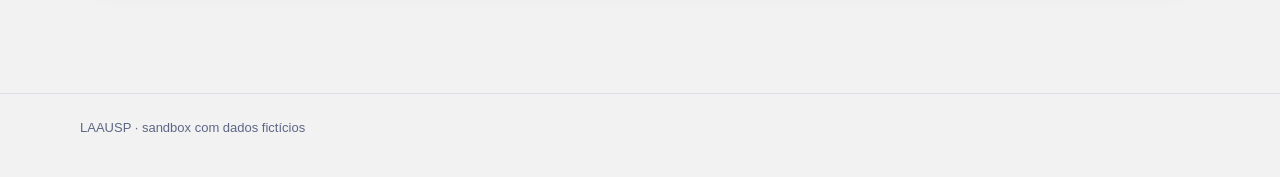
<file: sandbox.html>
<!doctype html>
<html lang="pt-BR">
<head>
<meta charset="utf-8">
<meta name="viewport" content="width=device-width, initial-scale=1, viewport-fit=cover">
<title>Sandbox — LAAUSP</title>
<meta name="description" content="Todas as funções da plataforma da LAAUSP para testar com atletas fictícios, sem senha.">
<link rel="icon" href="assets/favicon.svg" type="image/svg+xml">
<link rel="stylesheet" href="assets/css/style.css">
<style>
  .sandbox-faixa { display: flex; gap: 8px; align-items: center; flex-wrap: wrap; margin: 0 0 8px; }
  .sandbox-faixa .etiqueta { background: var(--laranja); color: #14192b; }
  .funcoes .cartao { display: flex; flex-direction: column; gap: 10px; }
  .funcoes .cartao p { margin: 0; font-size: 14px; }
  .funcoes .cartao button, .funcoes .cartao a.botao { margin-top: auto; align-self: flex-start; }
  .cenarios button { font-size: 14px; padding: 8px 12px; }
  .visor { display: grid; place-items: center; min-height: 260px; background: #fff; border-radius: var(--raio);
    border: 1px dashed var(--borda); padding: 12px; }
  .visor p { color: #5d6785; font-size: 13px; text-align: center; margin: 0; }
  .visor video { width: 100%; max-height: 360px; border-radius: 9px; background: #000; }
  .confrontos { margin: 0; padding: 0; list-style: none; font-size: 14px; }
  .confrontos li { padding: 6px 0; border-bottom: 1px solid var(--borda); display: flex; gap: 8px; align-items: center; }
  .confrontos .seed { font-variant-numeric: tabular-nums; font-weight: 800; min-width: 2.2em; }
  .grade-reservas { display: grid; gap: 2px; padding: 8px; min-width: 640px; font-size: 12px; }
  .grade-reservas__hora { color: var(--tinta-fraca); font-variant-numeric: tabular-nums; padding-right: 6px;
    text-align: right; transform: translateY(-7px); }
  .grade-reservas__espaco { font-weight: 800; text-transform: uppercase; letter-spacing: .05em; font-size: 11px;
    color: var(--tinta-fraca); padding: 4px 6px; }
  .grade-reservas__fundo { border-top: 1px dashed var(--borda); }
  .bloco { border-radius: 7px; padding: 4px 7px; overflow: hidden; line-height: 1.25; border: 2px solid transparent; }
  .bloco strong { display: block; font-size: 12px; }
  .bloco small { opacity: .85; }
  .bloco--selecao { background: var(--navy); color: #fff; }
  .bloco--alerta { border-color: var(--laranja); border-style: dashed; }
  .ipr-partes { color: var(--tinta-fraca); font-size: 12px; display: block; white-space: nowrap; }
  pre.carga { margin: 0; padding: 12px; border-radius: 9px; background: var(--areia); border: 1px solid var(--borda);
    font-size: 12.5px; white-space: pre-wrap; overflow-wrap: anywhere; }
  input[type="number"] { font: inherit; padding: 9px 12px; border-radius: 9px; border: 1px solid var(--borda);
    background: var(--papel); color: var(--tinta); width: 120px; }
  textarea { font: inherit; padding: 9px 12px; border-radius: 9px; border: 1px solid var(--borda);
    background: var(--papel); color: var(--tinta); width: 100%; min-height: 90px; box-sizing: border-box; }
</style>
</head>
<body data-base="">
<header class="cabecalho">
  <div class="cabecalho__interno">
    <a class="marca" href="index.html">LAAUSP <span>Liga das Atléticas da USP</span></a>
    <nav class="nav">
      <a href="index.html">Início</a>
      <a href="jogos.html">Jogos</a>
      <a href="classificacao.html">Classificação</a>
      <a href="calendario.html">Calendário</a>
      <a href="regulamento.html">Regulamento</a>
      <a href="contato.html">Feedback</a>
      <a href="atleta.html">Atleta</a>
      <a href="restrito.html">Área restrita</a>
      <a href="sandbox.html">Sandbox</a>
    </nav>
  </div>
  <div class="faixa-retro"></div>
</header>

<main>
  <div class="sandbox-faixa"><span class="etiqueta">Modo sandbox</span></div>
  <h1>Tudo o que a LAAUSP faz, para testar</h1>
  <p class="subtitulo">
    Carteirinha, conferência na mesa, fidelidade da pizzaria, mata-mata, reservas de quadra e
    feedback, sem senha e com atletas e pedidos fictícios. Serve para mostrar a plataforma às atléticas e para treinar quem vai
    operar a mesa antes do jogo.
  </p>
  <p class="aviso" style="max-width:760px">
    Nada aqui é de verdade: os atletas são os do arquivo de exemplo (nenhum dado real é carregado),
    nada é enviado e nada fica gravado no aparelho. Recarregar a página zera tudo. Os jogos, sim,
    são os da tabela oficial — para a conferência valer contra partidas reais.
  </p>

  <div class="abas" role="tablist">
    <button class="aba" role="tab" data-painel="painel-geral" aria-selected="true">Visão geral</button>
    <button class="aba" role="tab" data-painel="painel-atleta" aria-selected="false">Carteirinha</button>
    <button class="aba" role="tab" data-painel="painel-mesa" aria-selected="false">Mesa do jogo</button>
    <button class="aba" role="tab" data-painel="painel-pizzaria" aria-selected="false">Pizzaria Europa</button>
    <button class="aba" role="tab" data-painel="painel-chave" aria-selected="false">Mata-mata</button>
    <button class="aba" role="tab" data-painel="painel-reservas" aria-selected="false">Reservas de quadra</button>
    <button class="aba" role="tab" data-painel="painel-feedback" aria-selected="false">Feedback</button>
  </div>

  <!-- ---------- visão geral ---------- -->
  <div id="painel-geral" class="painel" role="tabpanel">
    <h2 style="margin-top:0">Para testar aqui</h2>
    <div class="grade funcoes">
      <div class="cartao">
        <h3>Carteirinha digital</h3>
        <p>Cada filiado tem uma carteirinha com as cores da atlética, selo de regular/irregular e um QR Code próprio. Dá para salvar como imagem e levar no celular, sem sinal.</p>
        <button type="button" data-ir="painel-atleta">Ver carteirinha</button>
      </div>
      <div class="cartao">
        <h3>Conferência na mesa</h3>
        <p>O representante lê a carteirinha ou o e-Card USP e o site diz na hora se a pessoa pode entrar na súmula <em>daquela</em> partida, pela regra de filiação dos Artigos 7 e 8.</p>
        <button type="button" data-ir="painel-mesa">Simular a mesa</button>
      </div>
      <div class="cartao">
        <h3>Vínculo do e-Card</h3>
        <p>O QR do e-Card só traz o código do cartão, não o número USP. Na primeira leitura o operador liga o código ao atleta, e daí em diante ele é reconhecido.</p>
        <button type="button" data-ir="painel-mesa" data-cenario="desconhecido">Ler um e-Card novo</button>
      </div>
      <div class="cartao">
        <h3>Fidelidade da pizzaria</h3>
        <p>Cartela da Pizzaria Europa: 7 pizzas carimbadas pelo caixa e a 8ª é grátis, com desfazer e histórico de resgates.</p>
        <button type="button" data-ir="painel-pizzaria">Carimbar pizzas</button>
      </div>
      <div class="cartao">
        <h3>Reservas de quadra</h3>
        <p>Distribuição mensal das quadras do CEPEUSP pelo Índice de Prioridade de Reserva (IPR), sem sorteio. É a proposta da gestão para o CdP, ainda não votada.</p>
        <button type="button" data-ir="painel-reservas">Montar a grade</button>
      </div>
      <div class="cartao">
        <h3>Mata-mata</h3>
        <p>Divisão entre séries Ouro e Prata e o chaveamento do Artigo 16, para qualquer número de equipes, com os byes do §5.</p>
        <button type="button" data-ir="painel-chave">Montar uma chave</button>
      </div>
      <div class="cartao">
        <h3>Feedback</h3>
        <p>Sugestões, dúvidas e reclamações vão para a liga pelo Google Forms, por um endpoint ou pelo e-mail. Veja exatamente o que seria enviado.</p>
        <button type="button" data-ir="painel-feedback">Escrever um recado</button>
      </div>
    </div>

    <h2>Já no ar, abertas a todos</h2>
    <div class="grade funcoes">
      <div class="cartao">
        <h3>Tabela dos jogos</h3>
        <p>Todos os jogos com filtros por modalidade, situação, atlética e busca.</p>
        <a class="botao" href="jogos.html">Abrir jogos</a>
      </div>
      <div class="cartao">
        <h3>Classificação</h3>
        <p>Classificação geral e por grupo, com o simulador de mata-mata sobre a tabela real.</p>
        <a class="botao" href="classificacao.html">Abrir classificação</a>
      </div>
      <div class="cartao">
        <h3>Calendário</h3>
        <p>Jogos por dia, com filtro de rodada e exportação para a agenda do celular (.ics).</p>
        <a class="botao" href="calendario.html">Abrir calendário</a>
      </div>
      <div class="cartao">
        <h3>Regulamento</h3>
        <p>Regulamento Oficial dos Jogos da Liga em PDF, com leitor e download.</p>
        <a class="botao" href="regulamento.html">Abrir regulamento</a>
      </div>
    </div>

    <h2>Ainda não existe</h2>
    <div class="cartao">
      <p style="margin:0 0 10px;font-size:14px">
        Estas funções estão no roadmap e dependem de um backend com login de verdade, que o site
        estático de hoje não tem:
      </p>
      <ul style="margin:0;padding-left:20px;font-size:14px;line-height:1.7">
        <li>Login individual para atleta, representante e diretoria</li>
        <li>Base real de filiados publicada sem expor dados pessoais</li>
        <li>Pedidos de reserva enviados pelas próprias atléticas (o sandbox só simula a distribuição)</li>
        <li>Envio de súmulas pelos representantes depois do jogo</li>
        <li>Carimbos da pizzaria guardados no servidor, à prova de troca de celular</li>
        <li>Painel da gestão para editar jogos, filiações e resultados</li>
      </ul>
    </div>
  </div>

  <!-- ---------- carteirinha ---------- -->
  <div id="painel-atleta" class="painel" role="tabpanel" hidden>
    <div class="filtros">
      <label class="campo">Atleta fictício
        <select id="atleta-atual" data-seletor-atleta></select>
      </label>
      <button id="btn-novo" class="secundario" type="button">Criar atleta fictício</button>
    </div>

    <form id="form-novo" class="cartao" hidden style="margin-bottom:20px;max-width:760px">
      <h3>Novo atleta fictício</h3>
      <div class="filtros" style="margin-bottom:12px">
        <label class="campo">Nome
          <input type="text" id="novo-nome" required placeholder="Fulana Exemplo">
        </label>
        <label class="campo">Atlética
          <select id="novo-atletica"></select>
        </label>
        <label class="campo">Situação
          <select id="novo-situacao">
            <option value="REGULAR">Regular</option>
            <option value="IRREGULAR">Irregular</option>
          </select>
        </label>
        <label class="campo">Nº USP (opcional)
          <input type="text" id="novo-nusp" inputmode="numeric" placeholder="sem número">
        </label>
      </div>
      <p style="margin:0 0 12px;font-size:13px;color:var(--tinta-fraca)">
        Sem número USP é o caso da maioria dos filiados de hoje: a carteirinha identifica a pessoa
        pela atlética e pelo nome.
      </p>
      <button type="submit">Criar</button>
    </form>

    <div class="grade grade--carteirinha" style="align-items:start">
      <div id="area-carteirinha"></div>
      <div class="coluna-cartoes">
        <div class="cartao">
          <h3>O que dá para fazer</h3>
          <p id="aviso-situacao" style="margin:0 0 12px;font-size:14px"></p>
          <div class="linha-botoes">
            <button id="btn-imagem" type="button">Salvar como imagem</button>
            <button id="btn-para-mesa" class="secundario" type="button">Apresentar na mesa</button>
            <button id="btn-para-pizzaria" class="secundario" type="button">Abrir a cartela</button>
          </div>
          <p id="aviso-carteirinha" style="margin:12px 0 0;font-size:13px;color:var(--tinta-fraca)"></p>
        </div>
        <div class="cartao">
          <h3>Conteúdo do QR</h3>
          <p style="margin:0 0 8px;font-size:13px;color:var(--tinta-fraca)">
            É isto que o scanner da mesa lê. Não leva nome nem e-mail, só a temporada e o identificador.
          </p>
          <pre class="carga" id="payload-qr"></pre>
        </div>
      </div>
    </div>
  </div>

  <!-- ---------- mesa ---------- -->
  <div id="painel-mesa" class="painel" role="tabpanel" hidden>
    <div class="cartao" style="margin-bottom:16px">
      <h3>Cenários prontos</h3>
      <p style="margin:0 0 10px;font-size:14px;color:var(--tinta-fraca)">
        Um clique escolhe o jogo e o atleta e faz a leitura — para ver cada resposta que a mesa pode dar.
      </p>
      <div class="linha-botoes cenarios">
        <button type="button" data-cenario="liberado">Liberado para jogar</button>
        <button type="button" data-cenario="irregular" class="secundario">Filiação irregular</button>
        <button type="button" data-cenario="outra-equipe" class="secundario">De outra atlética</button>
        <button type="button" data-cenario="ecard" class="secundario">e-Card já vinculado</button>
        <button type="button" data-cenario="desconhecido" class="secundario">e-Card desconhecido</button>
      </div>
    </div>

    <div class="filtros">
      <label class="campo">Jogo
        <select id="mesa-jogo"></select>
      </label>
      <label class="campo">Quem chega na mesa
        <select id="mesa-atleta" data-seletor-atleta></select>
      </label>
      <button id="btn-apresentar" type="button">Ler a carteirinha</button>
      <button id="btn-ecard" class="secundario" type="button">Ler o e-Card</button>
      <p id="status-jogo" style="margin:0;font-size:13px;color:var(--tinta-fraca);flex-basis:100%"></p>
    </div>

    <div class="scanner">
      <div>
        <div class="visor" id="visor">
          <p>Escolha um atleta e clique em <strong>Ler a carteirinha</strong>. O QR é desenhado aqui e
            lido pelo mesmo leitor que a mesa usa com a câmera.</p>
        </div>
        <div class="linha-botoes" style="margin-top:12px">
          <button id="btn-camera" class="secundario" type="button">Usar a câmera</button>
          <button id="btn-foto" class="secundario" type="button">Ler de uma foto</button>
          <input type="file" id="arquivo" accept="image/*" hidden>
        </div>
        <p id="status-camera" style="margin:8px 0 0;font-size:13px;color:var(--tinta-fraca)">
          A câmera lê qualquer carteirinha desta página aberta em outro aparelho.
        </p>
      </div>

      <div>
        <div id="resultado" class="resultado">
          <p class="resultado__titulo">Aguardando leitura</p>
          <p style="margin:0;color:var(--tinta-fraca)">O resultado da conferência aparece aqui.</p>
        </div>

        <div class="cartao" style="margin-top:16px">
          <h3>Conferência manual</h3>
          <div class="linha-botoes">
            <input type="text" id="manual" placeholder="Nº USP, código do e-Card ou LAAUSP|…">
            <button id="btn-manual" class="secundario" type="button">Conferir</button>
          </div>
        </div>

        <div class="cartao" style="margin-top:16px" id="caixa-vinculo" hidden>
          <h3>Vincular e-Card a um atleta</h3>
          <p style="margin:0 0 10px;color:var(--tinta-fraca);font-size:14px">
            Este código de cartão <strong id="vinculo-codigo"></strong> ainda não é de ninguém.
            Escolha o dono e a próxima leitura já o reconhece.
          </p>
          <div class="linha-botoes">
            <select id="vinculo-atleta" data-seletor-atleta></select>
            <button id="btn-vincular" type="button">Vincular e ler de novo</button>
          </div>
        </div>
      </div>
    </div>

    <h2>Leituras <span id="contador" class="etiqueta">0</span></h2>
    <div class="linha-botoes" style="margin-bottom:12px">
      <button id="btn-exportar" class="secundario" type="button">Exportar CSV</button>
      <button id="btn-limpar" class="secundario" type="button">Limpar</button>
    </div>
    <ul class="registros" id="registros"></ul>
  </div>

  <!-- ---------- pizzaria ---------- -->
  <div id="painel-pizzaria" class="painel" role="tabpanel" hidden>
    <div class="filtros">
      <label class="campo">Atleta fictício
        <select id="pizzaria-atleta" data-seletor-atleta></select>
      </label>
    </div>
    <div class="grade" style="align-items:start">
      <div class="cartao cartao--pizzaria">
        <div class="faixa-retro" style="margin:-16px -16px 14px"></div>
        <h3>Pizzaria Europa · Clube do Atleta</h3>
        <p style="margin:0 0 16px;font-size:14px">
          A cada 7 pizzas consumidas, a 8ª é por nossa conta.
        </p>
        <div id="cartela"></div>
        <p id="status-fidelidade" style="margin:16px 0 0;font-weight:650"></p>
      </div>
      <div class="cartao">
        <h3>Caixa da pizzaria</h3>
        <p style="margin:0 0 12px;font-size:14px;color:var(--tinta-fraca)">
          No site de verdade o caixa digita a senha da pizzaria antes de cada carimbo. No sandbox
          não precisa.
        </p>
        <div class="linha-botoes">
          <button id="btn-carimbar" type="button">Carimbar pizza</button>
          <button id="btn-resgatar" type="button" hidden>Resgatar pizza grátis</button>
          <button id="btn-desfazer" class="secundario" type="button">Desfazer último</button>
        </div>
        <p id="historico" style="margin:14px 0 0;font-size:13px;color:var(--tinta-fraca)"></p>
      </div>
    </div>
  </div>

  <!-- ---------- reservas ---------- -->
  <div id="painel-reservas" class="painel" role="tabpanel" hidden>
    <p class="aviso" style="max-width:760px">
      Proposta da gestão para o CdP (Arts. 35-A a 35-D), <strong>ainda não votada</strong>. Os pedidos
      são fictícios: atléticas, técnicos, horários e históricos foram sorteados e não vêm da planilha
      CONTROLE 2026 RESERVAS QUADRAS.
    </p>

    <div class="grade" style="align-items:start;margin-bottom:20px">
      <div class="cartao">
        <h3>As 5 regras, nesta ordem</h3>
        <ol style="margin:0;padding-left:20px;font-size:14px;line-height:1.6">
          <li>Seleção USP primeiro (horários fixos).</li>
          <li>1 hora garantida para todo pedido, dentro do horário pedido, antes de qualquer extensão.</li>
          <li>Módulo por IPR, do maior para o menor.</li>
          <li>Se não couber: deslocar até 1 hora, depois velódromo, depois meia quadra, a partir do menor IPR.</li>
          <li>Sem sorteio. O mesmo técnico nunca em dois treinos ao mesmo tempo.</li>
        </ol>
        <p style="margin:10px 0 0;font-size:13px;color:var(--tinta-fraca)">O espaço que sobra vira extensão para 1h30, de novo por IPR.</p>
      </div>
      <div class="cartao">
        <h3>IPR, de 0 a 100</h3>
        <ul style="margin:0;padding-left:20px;font-size:14px;line-height:1.6">
          <li>Até 40 pontos: menos horas de módulo desde fevereiro, mais pontos.</li>
          <li>25 pontos: o dia pedido é a prioridade 1 (ODP 1) do time.</li>
          <li>15 pontos: o time tem uma única reserva semanal.</li>
          <li>10 pontos por mês sem reserva naquele dia e 5 por mês no velódromo ou em meia quadra, nos 2 meses anteriores.</li>
        </ul>
        <p style="margin:10px 0 0;font-size:13px;color:var(--tinta-fraca)">
          O texto diz "proporcionalmente inversos às horas da modalidade". Aqui, dentro de cada
          modalidade, quem tem zero hora leva 40 e quem mais treinou em módulo leva zero.
        </p>
      </div>
    </div>

    <div class="filtros">
      <label class="campo">Dia
        <select id="res-dia"></select>
      </label>
      <button id="btn-novo-pedido" class="secundario" type="button">Novo pedido</button>
      <button id="btn-restaurar-pedidos" class="secundario" type="button">Restaurar exemplo</button>
      <p id="res-resumo" style="margin:0;font-size:14px;flex-basis:100%"></p>
    </div>

    <form id="form-pedido" class="cartao" hidden style="margin-bottom:20px">
      <h3>Novo pedido fictício</h3>
      <div class="filtros" style="margin-bottom:12px">
        <label class="campo">Atlética <select id="np-atletica"></select></label>
        <label class="campo">Modalidade <select id="np-modalidade"></select></label>
        <label class="campo">Técnico <input type="text" id="np-tecnico" placeholder="Técnico Z"></label>
        <label class="campo">Dia <select id="np-dia"></select></label>
        <label class="campo">Das <select id="np-inicio"></select></label>
        <label class="campo">Até <select id="np-fim"></select></label>
        <label class="campo">Prioridade do dia (ODP)
          <select id="np-odp"><option value="1">1</option><option value="2">2</option><option value="3">3</option></select>
        </label>
        <label class="campo">Horas de módulo <input type="number" id="np-horas" min="0" value="0"></label>
        <label class="campo">Meses sem reserva <input type="number" id="np-sem" min="0" max="2" value="0"></label>
        <label class="campo">Meses no velódromo/meia <input type="number" id="np-precario" min="0" max="2" value="0"></label>
      </div>
      <button type="submit">Adicionar e redistribuir</button>
      <p id="np-erro" hidden style="color:var(--vermelho);margin:12px 0 0;font-size:14px"></p>
    </form>

    <div class="tabela-envelope" style="margin-bottom:24px">
      <div id="res-grade" class="grade-reservas"></div>
    </div>

    <h2>Pedidos do dia, por IPR</h2>
    <div class="tabela-envelope">
      <table>
        <thead><tr>
          <th>IPR</th><th>Time</th><th>Técnico</th><th>Pediu</th><th>Ficou</th><th>Situação</th><th></th>
        </tr></thead>
        <tbody id="res-tabela"></tbody>
      </table>
    </div>
  </div>

  <!-- ---------- mata-mata ---------- -->
  <div id="painel-chave" class="painel" role="tabpanel" hidden>
    <div class="filtros">
      <label class="campo">Equipes classificadas
        <input type="number" id="n-equipes" min="2" max="32" step="1" value="17">
      </label>
      <a class="botao" href="classificacao.html" style="margin-left:auto">Simular com a classificação real</a>
    </div>
    <p id="regra" class="aviso" style="max-width:760px"></p>
    <div class="grade" style="align-items:start">
      <div class="cartao">
        <h3>Série Ouro — primeira fase</h3>
        <ul class="confrontos" id="confrontos-ouro"></ul>
      </div>
      <div class="cartao">
        <h3>Série Prata — primeira fase</h3>
        <ul class="confrontos" id="confrontos-prata"></ul>
      </div>
    </div>
    <p style="margin:16px 0 0;font-size:13px;color:var(--tinta-fraca);max-width:760px">
      Com 17 inscritas, nem o §1 nem o §2 do Artigo 16 se aplicam e só vale o teto de 8 na Ouro.
      Essa dúvida está em aberto com a liga (D1 no roadmap).
    </p>
  </div>

  <!-- ---------- feedback ---------- -->
  <div id="painel-feedback" class="painel" role="tabpanel" hidden>
    <div class="grade" style="align-items:start">
      <form id="form-feedback" class="cartao">
        <h3>Recado de teste</h3>
        <label class="campo" style="margin-bottom:12px">Assunto
          <select id="fb-tipo"></select>
        </label>
        <label class="campo" style="margin-bottom:12px">Mensagem
          <textarea id="fb-mensagem" required>Testando o canal de feedback pelo sandbox.</textarea>
        </label>
        <label class="campo" style="margin-bottom:16px">Contato (opcional)
          <input type="text" id="fb-contato" placeholder="e-mail ou telefone">
        </label>
        <button type="submit">Ver o que seria enviado</button>
      </form>
      <div class="cartao">
        <h3>Para onde iria</h3>
        <p id="fb-caminho" style="margin:0 0 12px;font-size:14px">Preencha e clique no botão ao lado.</p>
        <pre class="carga" id="fb-carga" hidden></pre>
        <p style="margin:12px 0 0;font-size:13px;color:var(--tinta-fraca)">
          Nada sai desta página. Para mandar um recado de verdade, use o ícone de chat no canto da tela.
        </p>
      </div>
    </div>
  </div>
</main>

<footer class="rodape"><div>LAAUSP · sandbox com dados fictícios</div></footer>

<script type="module">
import { carregarLiga, ordenarPorData, todosOsJogos, corDaEquipe, el, marcarNavegacao } from "./assets/js/liga.js";
import { montarFeedback, TIPOS, rotuloDoTipo } from "./assets/js/feedback.js";
import { carregarAtleticas, identidadeDa, idDoAtleta, estaRegular } from "./assets/js/atletas.js";
import { montarCarteirinha, payloadDaCarteirinha, desenharQR } from "./assets/js/carteirinha.js";
import { baixarCarteirinhaPNG } from "./assets/js/cartao-imagem.js";
import { montarCartela, completo, CARIMBOS_PARA_PREMIO } from "./assets/js/fidelidade.js";
import { lerCodigo, lerCodigoDeArquivo, interpretarECard } from "./assets/js/scanner.js";
import { carregarCores, acharAtletica, semAcento, textoSobre } from "./assets/js/cores.js";
import { dividirSeries, montarChave, propagar } from "./assets/js/mata-mata.js";
import { FEEDBACK_GOOGLE_FORM, FEEDBACK_ENDPOINT, EMAIL_FEEDBACK } from "./assets/js/config.js";
import { alocar, resumir, paraMinutos, paraHora, DIAS } from "./assets/js/reservas.js";

marcarNavegacao();
montarFeedback();

/* Todo o estado do sandbox mora nesta aba. Nada vai para o localStorage, para
   não misturar com a cartela, as leituras e o elenco de quem usa o site de
   verdade no mesmo aparelho. A base é sempre o arquivo de exemplo, mesmo que
   data/filiados.json exista no servidor. */

const exemplo = await (await fetch("data/filiados.exemplo.json", { cache: "no-cache" })).json();
const temporada = exemplo.temporada;
const atletas = exemplo.atletas.map((a) => ({ ...a }));
const atleticas = await carregarAtleticas();
const cores = await carregarCores().catch(() => null);
const liga = await carregarLiga();
const jogos = ordenarPorData(todosOsJogos(liga));

const cartelas = new Map();
let registros = [];
let atualId = idDoAtleta(atletas[0]);

const atual = () => atletas.find((a) => idDoAtleta(a) === atualId);
const porId = (id) => atletas.find((a) => idDoAtleta(a) === id);

/* ---------- abas ---------- */

function abrirAba(painel) {
  for (const aba of document.querySelectorAll(".aba")) {
    const ativa = aba.dataset.painel === painel;
    aba.setAttribute("aria-selected", String(ativa));
    document.getElementById(aba.dataset.painel).hidden = !ativa;
  }
  window.scrollTo({ top: 0, behavior: "smooth" });
}

for (const aba of document.querySelectorAll(".aba")) {
  aba.addEventListener("click", () => abrirAba(aba.dataset.painel));
}

for (const botao of document.querySelectorAll("[data-ir]")) {
  botao.addEventListener("click", () => {
    abrirAba(botao.dataset.ir);
    if (botao.dataset.cenario) rodarCenario(botao.dataset.cenario);
  });
}

/* ---------- seletores de atleta ---------- */

function preencherSeletores() {
  for (const seletor of document.querySelectorAll("[data-seletor-atleta]")) {
    const anterior = seletor.value;
    seletor.replaceChildren(...atletas.map((a) => el("option", {
      value: idDoAtleta(a),
      text: `${a.nome} · ${a.atletica}${estaRegular(a) ? "" : " · irregular"}`,
    })));
    seletor.value = seletor.id === "vinculo-atleta" ? (anterior || atualId) : atualId;
  }
}

function escolherAtleta(id) {
  atualId = id;
  for (const seletor of document.querySelectorAll("[data-seletor-atleta]")) {
    if (seletor.id !== "vinculo-atleta") seletor.value = id;
  }
  renderizarCarteirinha();
  renderizarCartela();
  sugerirJogo();
}

for (const id of ["atleta-atual", "pizzaria-atleta", "mesa-atleta"]) {
  document.getElementById(id).addEventListener("change", (e) => escolherAtleta(e.target.value));
}

/* ---------- carteirinha ---------- */

const seletorNovaAtletica = document.getElementById("novo-atletica");
seletorNovaAtletica.append(...atleticas.map((a) => el("option", { value: a.sigla, text: a.sigla })));

document.getElementById("btn-novo").addEventListener("click", () => {
  const form = document.getElementById("form-novo");
  form.hidden = !form.hidden;
});

document.getElementById("form-novo").addEventListener("submit", (evento) => {
  evento.preventDefault();
  const nome = document.getElementById("novo-nome").value.trim();
  if (!nome) return;
  const novo = {
    atletica: seletorNovaAtletica.value,
    nome,
    nusp: document.getElementById("novo-nusp").value.replace(/\D/g, ""),
    codigoEcard: "",
    vinculo: "Aluno - Graduação",
    modalidades: [],
    situacao: document.getElementById("novo-situacao").value,
  };
  // Mesmo identificador de outro atleta faria a carteirinha apontar para ele.
  if (porId(idDoAtleta(novo))) {
    alert("Já existe um atleta fictício com esse número USP ou com esse nome nessa atlética.");
    return;
  }
  atletas.push(novo);
  evento.target.reset();
  evento.target.hidden = true;
  preencherSeletores();
  escolherAtleta(idDoAtleta(novo));
});

async function renderizarCarteirinha() {
  const atleta = atual();
  const identidade = identidadeDa(atleta.atletica, atleticas);
  document.getElementById("area-carteirinha")
    .replaceChildren(await montarCarteirinha(atleta, identidade, temporada));
  document.getElementById("payload-qr").textContent = payloadDaCarteirinha(atleta, temporada);

  const aviso = document.getElementById("aviso-situacao");
  aviso.textContent = estaRegular(atleta)
    ? "Filiação regular: pode ser escalado por qualquer equipe que inclua a atlética."
    : "Filiação irregular: a mesa vai barrar em qualquer partida.";
  aviso.style.color = estaRegular(atleta) ? "var(--verde)" : "var(--vermelho)";
  document.getElementById("aviso-carteirinha").textContent = "";
}

document.getElementById("btn-imagem").addEventListener("click", async () => {
  const aviso = document.getElementById("aviso-carteirinha");
  try {
    const atleta = atual();
    const nome = await baixarCarteirinhaPNG(atleta, identidadeDa(atleta.atletica, atleticas), temporada);
    aviso.textContent = `Imagem salva como ${nome}.`;
  } catch (erro) {
    aviso.textContent = `Não deu para gerar a imagem: ${erro.message}`;
  }
});

document.getElementById("btn-para-mesa").addEventListener("click", () => {
  abrirAba("painel-mesa");
  apresentarCarteirinha();
});
document.getElementById("btn-para-pizzaria").addEventListener("click", () => abrirAba("painel-pizzaria"));

/* ---------- mesa: quem pode jogar a partida ---------- */

/* Mesma regra da área restrita (Artigo 7 e Artigo 8, § 1º): pode entrar na súmula
   quem é filiado regular de uma das atléticas que formam a equipe. */

const seletorJogo = document.getElementById("mesa-jogo");
seletorJogo.append(el("option", { value: "", text: "Sem jogo vinculado" }),
  ...jogos.map((j) => el("option", {
    value: j.codigo,
    text: `${j.codigo} — ${j.equipeA || "A definir"} x ${j.equipeB || "A definir"} (${j.data || "s/ data"})`,
  })));

function siglasDaEquipe(equipe) {
  return (equipe || "").split("+").map((p) => p.trim()).filter(Boolean)
    .map((sigla) => semAcento(acharAtletica(sigla, cores)?.sigla || sigla));
}

function jogoAtual() {
  return jogos.find((j) => j.codigo === seletorJogo.value) || null;
}

function equipeDe(atleta, jogo) {
  if (!jogo) return null;
  return [jogo.equipeA, jogo.equipeB].find((equipe) =>
    siglasDaEquipe(equipe).includes(semAcento(atleta.atletica))) || null;
}

function jogoCom(atleta, { contra = false } = {}) {
  return jogos.find((j) => j.equipeA && j.equipeB && Boolean(equipeDe(atleta, j)) !== contra);
}

function sugerirJogo() {
  const jogo = jogoAtual();
  if (jogo && equipeDe(atual(), jogo)) return atualizarStatusJogo();
  const sugerido = jogoCom(atual());
  if (sugerido) seletorJogo.value = sugerido.codigo;
  atualizarStatusJogo();
}

function atualizarStatusJogo() {
  const jogo = jogoAtual();
  const status = document.getElementById("status-jogo");
  if (!jogo) {
    status.textContent = "Sem jogo escolhido: a conferência diz só se a pessoa está filiada e regular.";
    return;
  }
  const contagem = [jogo.equipeA, jogo.equipeB].filter(Boolean).map((equipe) => {
    const n = atletas.filter((a) => estaRegular(a) && equipeDe(a, { equipeA: equipe })).length;
    return `${equipe}: ${n}`;
  });
  status.textContent = `${jogo.modalidadeNome} · ${contagem.join(" · ")} atleta(s) fictício(s) regular(es).`;
}

seletorJogo.addEventListener("change", atualizarStatusJogo);

/* ---------- mesa: leitura ---------- */

const visor = document.getElementById("visor");
const caixaResultado = document.getElementById("resultado");
let ultimoCodigoDesconhecido = "";

/** Desenha o QR no visor e o lê de volta com o leitor da mesa, sem atalho. */
async function lerQRDesenhado(conteudo, legenda) {
  pararCamera();
  const canvas = await desenharQR(conteudo, 240);
  visor.replaceChildren(el("div", { style: "text-align:center" }, canvas, el("p", { text: legenda })));
  const leitura = await lerCodigo(canvas, canvas.width, canvas.height);
  if (!leitura) {
    mostrarResultado("erro", "O leitor não achou o código", { Conteúdo: conteudo });
    return;
  }
  processar(leitura.valor, "simulada");
}

function apresentarCarteirinha() {
  const atleta = porId(document.getElementById("mesa-atleta").value);
  return lerQRDesenhado(payloadDaCarteirinha(atleta, temporada), `Carteirinha de ${atleta.nome}`);
}

/** Código de cartão estável e fictício para quem ainda não tem e-Card vinculado. */
function codigoFicticio(atleta) {
  let h = 0;
  for (const c of idDoAtleta(atleta)) h = (h * 31 + c.charCodeAt(0)) % 1e9;
  return `8${String(h).padStart(9, "0")}`;
}

function apresentarECard() {
  const atleta = porId(document.getElementById("mesa-atleta").value);
  const codigo = atleta.codigoEcard || codigoFicticio(atleta);
  return lerQRDesenhado(codigo, `e-Card USP de ${atleta.nome} (o QR só traz o código do cartão)`);
}

document.getElementById("btn-apresentar").addEventListener("click", apresentarCarteirinha);
document.getElementById("btn-ecard").addEventListener("click", apresentarECard);

document.getElementById("btn-manual").addEventListener("click", () => {
  const bruto = document.getElementById("manual").value.trim();
  const valor = /^LAAUSP\|/i.test(bruto) ? bruto : bruto.replace(/\D/g, "");
  if (valor) processar(valor, "manual");
});

document.getElementById("btn-foto").addEventListener("click", () => document.getElementById("arquivo").click());
document.getElementById("arquivo").addEventListener("change", async (evento) => {
  const arquivo = evento.target.files[0];
  if (!arquivo) return;
  try {
    const leitura = await lerCodigoDeArquivo(arquivo);
    if (leitura) processar(leitura.valor, "foto");
    else mostrarResultado("erro", "Nenhum código encontrado na imagem", { Arquivo: arquivo.name });
  } catch (erro) {
    mostrarResultado("erro", "Falha ao ler a imagem", { Erro: erro.message });
  }
  evento.target.value = "";
});

/* Câmera de verdade: lê a carteirinha do sandbox aberta em outro aparelho. */
let fluxo = null;
let ultimoLido = "";

document.getElementById("btn-camera").addEventListener("click", () => (fluxo ? pararCamera() : ligarCamera()));

async function ligarCamera() {
  const status = document.getElementById("status-camera");
  try {
    fluxo = await navigator.mediaDevices.getUserMedia({
      video: { facingMode: { ideal: "environment" }, width: { ideal: 1280 } }, audio: false });
    const video = el("video", { playsinline: "", muted: "" });
    video.srcObject = fluxo;
    visor.replaceChildren(video);
    await video.play();
    document.getElementById("btn-camera").textContent = "Desligar câmera";
    status.textContent = "Câmera ligada — aponte para uma carteirinha ou um e-Card.";
    while (fluxo) {
      if (video.readyState >= 2 && video.videoWidth) {
        const leitura = await lerCodigo(video, video.videoWidth, video.videoHeight).catch(() => null);
        if (leitura && leitura.valor !== ultimoLido) {
          ultimoLido = leitura.valor;
          processar(leitura.valor, "camera");
          setTimeout(() => { ultimoLido = ""; }, 2500);
        }
      }
      await new Promise((resolve) => setTimeout(resolve, 180));
    }
  } catch (erro) {
    pararCamera();
    status.textContent = `Não foi possível abrir a câmera (${erro.name}). No celular, o site precisa estar em HTTPS.`;
  }
}

function pararCamera() {
  if (!fluxo) return;
  for (const trilha of fluxo.getTracks()) trilha.stop();
  fluxo = null;
  document.getElementById("btn-camera").textContent = "Usar a câmera";
  visor.replaceChildren(el("p", { text: "Câmera desligada." }));
}

/* ---------- mesa: conferência ---------- */

const ORIGEM = { simulada: "Leitura simulada", camera: "Câmera", foto: "Foto", manual: "Digitado" };

function processar(payload, origem) {
  const leitura = interpretarECard(payload);
  let atleta = null;
  let documento = "e-Card USP";
  if (leitura.tipo === "carteirinha") {
    documento = `Carteirinha LAAUSP ${leitura.temporada}`;
    atleta = porId(leitura.idAtleta);
  } else {
    atleta = atletas.find((a) =>
      (leitura.codigo && a.codigoEcard && a.codigoEcard === leitura.codigo) ||
      (leitura.nusp && a.nusp && a.nusp === leitura.nusp));
  }

  const jogo = jogoAtual();
  const equipe = atleta && equipeDe(atleta, jogo);
  let nivel = "ok";
  let titulo = "Liberado para jogar";
  if (!atleta && leitura.tipo === "carteirinha") {
    nivel = "alerta";
    titulo = "Carteirinha não encontrada na filiação";
  } else if (!atleta) {
    nivel = "alerta";
    titulo = "Não encontrado na filiação";
  } else if (!estaRegular(atleta)) {
    nivel = "erro";
    titulo = `Impedido: filiação ${atleta.situacao}`;
  } else if (jogo && !equipe) {
    nivel = "erro";
    titulo = "Não é de nenhuma das equipes deste jogo";
  }

  ultimoCodigoDesconhecido = !atleta && leitura.tipo !== "carteirinha" ? leitura.codigo : "";
  const caixa = document.getElementById("caixa-vinculo");
  caixa.hidden = !ultimoCodigoDesconhecido;
  document.getElementById("vinculo-codigo").textContent = ultimoCodigoDesconhecido;
  // Quem apresentou o cartão é o dono mais provável.
  if (ultimoCodigoDesconhecido) {
    document.getElementById("vinculo-atleta").value = document.getElementById("mesa-atleta").value;
  }

  mostrarResultado(nivel, titulo, {
    Documento: documento,
    "Código do e-Card": leitura.tipo === "carteirinha" ? "—" : (leitura.codigo || "—"),
    "Número USP": atleta?.nusp || leitura.nusp || "—",
    Atleta: atleta?.nome || "—",
    Atlética: atleta?.atletica || "—",
    Jogo: jogo ? `${jogo.codigo} — ${jogo.equipeA} x ${jogo.equipeB}` : "—",
    "Nesta partida": jogo ? (equipe ? `joga por ${equipe}` : "não é das equipes em quadra") : "—",
    Origem: ORIGEM[origem],
    "Conteúdo lido": payload,
  });

  registros.unshift({
    quando: new Date().toISOString(),
    nusp: atleta?.nusp || leitura.nusp,
    nome: atleta?.nome || "",
    atletica: atleta?.atletica || "",
    jogo: jogo?.codigo || "",
    situacao: titulo,
    origem,
    payload,
  });
  renderizarRegistros();
  if (navigator.vibrate) navigator.vibrate(nivel === "ok" ? 60 : [60, 60, 60]);
}

function mostrarResultado(nivel, titulo, detalhes) {
  caixaResultado.className = `resultado resultado--${nivel}`;
  caixaResultado.replaceChildren(
    el("p", { class: "resultado__titulo", text: titulo }),
    el("dl", {}, Object.entries(detalhes).flatMap(([chave, valor]) => [
      el("dt", { text: chave }), el("dd", { text: String(valor) })])));
}

document.getElementById("btn-vincular").addEventListener("click", () => {
  if (!ultimoCodigoDesconhecido) return;
  const dono = porId(document.getElementById("vinculo-atleta").value);
  // Um cartão tem um dono só: tira o código de quem o tinha antes.
  for (const a of atletas) if (a.codigoEcard === ultimoCodigoDesconhecido) a.codigoEcard = "";
  dono.codigoEcard = ultimoCodigoDesconhecido;
  processar(ultimoCodigoDesconhecido, "manual");
});

function renderizarRegistros() {
  document.getElementById("contador").textContent = String(registros.length);
  const lista = document.getElementById("registros");
  if (!registros.length) {
    lista.replaceChildren(el("li", { class: "vazio", text: "Nenhuma leitura ainda." }));
    return;
  }
  lista.replaceChildren(...registros.slice(0, 40).map((r) => el("li", {},
    el("strong", { text: r.nusp || r.nome || "sem identificação" }),
    ` — ${r.nome || "atleta não identificado"} · ${r.situacao}`,
    el("div", { style: "color:var(--tinta-fraca)",
      text: `${new Date(r.quando).toLocaleTimeString("pt-BR")}${r.jogo ? ` · ${r.jogo}` : ""} · ${ORIGEM[r.origem]}` }))));
}

document.getElementById("btn-exportar").addEventListener("click", () => {
  const colunas = ["quando", "nusp", "nome", "atletica", "jogo", "situacao", "origem", "payload"];
  const escapar = (valor) => `"${String(valor ?? "").replace(/"/g, '""')}"`;
  const csv = [colunas.join(","), ...registros.map((r) => colunas.map((c) => escapar(r[c])).join(","))].join("\r\n");
  const url = URL.createObjectURL(new Blob([`﻿${csv}`], { type: "text/csv;charset=utf-8" }));
  const link = el("a", { href: url, download: "leituras-sandbox.csv" });
  document.body.append(link);
  link.click();
  link.remove();
  URL.revokeObjectURL(url);
});

document.getElementById("btn-limpar").addEventListener("click", () => {
  registros = [];
  renderizarRegistros();
});

/* ---------- mesa: cenários prontos ---------- */

async function rodarCenario(nome) {
  const regulares = atletas.filter(estaRegular);
  const comEcard = regulares.find((a) => a.codigoEcard);
  const escolhas = {
    liberado: () => [regulares[0], jogoCom(regulares[0]), "carteirinha"],
    irregular: () => {
      const a = atletas.find((x) => !estaRegular(x));
      return [a, jogoCom(a), "carteirinha"];
    },
    "outra-equipe": () => [regulares[0], jogoCom(regulares[0], { contra: true }), "carteirinha"],
    ecard: () => [comEcard, jogoCom(comEcard), "ecard"],
    desconhecido: () => {
      const a = regulares.find((x) => !x.codigoEcard);
      return [a, jogoCom(a), "ecard"];
    },
  };
  const [atleta, jogo, documento] = escolhas[nome]();
  if (!atleta) return;
  escolherAtleta(idDoAtleta(atleta));
  seletorJogo.value = jogo?.codigo || "";
  atualizarStatusJogo();
  if (documento === "ecard") await apresentarECard();
  else await apresentarCarteirinha();
}

for (const botao of document.querySelectorAll("#painel-mesa [data-cenario]")) {
  botao.addEventListener("click", () => rodarCenario(botao.dataset.cenario));
}

/* ---------- pizzaria ---------- */

function cartelaDe(id) {
  if (!cartelas.has(id)) cartelas.set(id, { carimbos: [], resgates: [] });
  return cartelas.get(id);
}

function renderizarCartela() {
  const cartao = cartelaDe(atualId);
  document.getElementById("cartela").replaceChildren(montarCartela(cartao));
  const faltam = CARIMBOS_PARA_PREMIO - cartao.carimbos.length;
  document.getElementById("status-fidelidade").textContent = completo(cartao)
    ? "Cartela completa — a 8ª pizza é por conta da casa!"
    : `${cartao.carimbos.length} de ${CARIMBOS_PARA_PREMIO} carimbos · ` +
      `${faltam === 1 ? "falta 1 pizza" : `faltam ${faltam} pizzas`} para a grátis.`;
  document.getElementById("btn-resgatar").hidden = !completo(cartao);
  document.getElementById("btn-carimbar").disabled = completo(cartao);
  document.getElementById("btn-desfazer").disabled = !cartao.carimbos.length;
  document.getElementById("historico").textContent = cartao.resgates.length
    ? `${cartao.resgates.length} pizza(s) grátis resgatada(s) nesta sessão.`
    : "Nenhum resgate ainda.";
}

document.getElementById("btn-carimbar").addEventListener("click", () => {
  const cartao = cartelaDe(atualId);
  if (!completo(cartao)) cartao.carimbos.push(new Date().toISOString());
  renderizarCartela();
});
document.getElementById("btn-desfazer").addEventListener("click", () => {
  cartelaDe(atualId).carimbos.pop();
  renderizarCartela();
});
document.getElementById("btn-resgatar").addEventListener("click", () => {
  const cartao = cartelaDe(atualId);
  cartao.resgates.push({ quando: new Date().toISOString(), carimbos: cartao.carimbos });
  cartao.carimbos = [];
  renderizarCartela();
});

/* ---------- mata-mata ---------- */

const campoEquipes = document.getElementById("n-equipes");

function listarConfrontos(alvo, equipes) {
  const fases = propagar(montarChave(equipes));
  if (!fases.length) {
    alvo.replaceChildren(el("li", { class: "vazio", style: "padding:12px 0", text: "Sem equipes suficientes para uma chave." }));
    return;
  }
  alvo.replaceChildren(...fases[0].map(({ a, b }) => el("li", {},
    a && b
      ? [el("span", { class: "seed", text: a.nome }), "×", el("span", { class: "seed", text: b.nome })]
      : [el("span", { class: "seed", text: (a || b).nome }), "passa direto (§5)"])));
}

function renderizarChave() {
  const total = Math.max(2, Math.min(32, Number(campoEquipes.value) || 2));
  const divisao = dividirSeries(total);
  document.getElementById("regra").textContent =
    `${total} equipes — ${divisao.regra}. Série Ouro com ${divisao.ouro}, Prata com ${divisao.prata}.`;
  // Nomeadas pela colocação geral, para a Prata não recomeçar do 1º.
  const colocacoes = Array.from({ length: total }, (_, i) => `${i + 1}º`);
  listarConfrontos(document.getElementById("confrontos-ouro"), colocacoes.slice(0, divisao.ouro));
  listarConfrontos(document.getElementById("confrontos-prata"), colocacoes.slice(divisao.ouro));
}

campoEquipes.addEventListener("input", renderizarChave);

/* ---------- feedback ---------- */

const seletorTipo = document.getElementById("fb-tipo");
seletorTipo.append(...TIPOS.map(([valor, rotulo]) => el("option", { value: valor, text: rotulo })));

document.getElementById("form-feedback").addEventListener("submit", (evento) => {
  evento.preventDefault();
  const registro = {
    tipo: seletorTipo.value,
    mensagem: document.getElementById("fb-mensagem").value.trim(),
    contato: document.getElementById("fb-contato").value.trim(),
    pagina: "sandbox.html",
    quando: new Date().toISOString(),
  };
  const caminho = document.getElementById("fb-caminho");
  const carga = document.getElementById("fb-carga");
  carga.hidden = false;

  // Mesma ordem de feedback.js: Google Forms, endpoint, e-mail.
  if (FEEDBACK_GOOGLE_FORM.url && FEEDBACK_GOOGLE_FORM.campos?.mensagem) {
    const campos = Object.entries(FEEDBACK_GOOGLE_FORM.campos)
      .filter(([chave, entry]) => entry && registro[chave])
      .map(([chave, entry]) => `${entry}=${registro[chave]}`);
    caminho.textContent = `Iria para o Google Forms da liga (${FEEDBACK_GOOGLE_FORM.url}) e cairia na planilha de respostas.`;
    carga.textContent = campos.join("\n");
  } else if (FEEDBACK_ENDPOINT) {
    caminho.textContent = `Iria em JSON para ${FEEDBACK_ENDPOINT}.`;
    carga.textContent = JSON.stringify(registro, null, 2);
  } else {
    caminho.textContent = `O site ainda não tem formulário configurado: abriria o e-mail da pessoa, já ` +
      `preenchido para ${EMAIL_FEEDBACK}. Se ela não apertar "enviar", o recado se perde.`;
    carga.textContent = [
      `Para: ${EMAIL_FEEDBACK}`,
      `Assunto: [Site LAAUSP] ${rotuloDoTipo(registro.tipo)} — ${registro.pagina}`,
      "",
      `Tipo: ${rotuloDoTipo(registro.tipo)}`,
      `Página: ${registro.pagina}`,
      `Contato: ${registro.contato || "não informado"}`,
      "",
      registro.mensagem,
    ].join("\n");
  }
});

/* ---------- reservas de quadra ---------- */

const exemploReservas = await (await fetch("data/reservas.exemplo.json", { cache: "no-cache" })).json();
let pedidosReserva = structuredClone(exemploReservas.pedidos);
let proximoPedido = pedidosReserva.length + 1;

const seletorDia = document.getElementById("res-dia");
seletorDia.append(...DIAS.map(([valor, nome]) => el("option", { value: valor, text: nome })));
seletorDia.value = "qui";

const SITUACAO_NIVEL = { "no horário": "ok", "sem reserva": "erro" };

function corDoTime(atletica) {
  const partes = atletica.split("+").map((s) => acharAtletica(s.trim(), cores)).filter(Boolean);
  if (!partes.length) return { fundo: "var(--azul-claro)", texto: "#14192b" };
  return { fundo: partes[0].corPrimaria, texto: textoSobre(partes[0].corPrimaria, partes[0].corSecundaria) };
}

function renderizarReservas() {
  const { reservas, selecao } = alocar({
    espacos: exemploReservas.espacos, selecao: exemploReservas.selecao, pedidos: pedidosReserva });
  const dia = seletorDia.value;
  const doDia = reservas.filter((r) => r.pedido.dia === dia);

  const contagem = resumir(reservas);
  const estendidas = reservas.filter((r) => r.estendida).length;
  document.getElementById("res-resumo").textContent =
    `${exemploReservas.mes} · ${reservas.length} pedidos semanais: ` +
    Object.entries(contagem).map(([situacao, n]) => `${n} ${situacao}`).join(", ") +
    ` · ${estendidas} estendida(s) para 1h30.`;

  // Grade do dia: uma linha por meia hora, uma coluna por espaço.
  const espacos = exemploReservas.espacos;
  const abre = Math.min(...espacos.map((e) => paraMinutos(e.abre)));
  const fecha = Math.max(...espacos.map((e) => paraMinutos(e.fecha)));
  const linha = (minutos) => 2 + (minutos - abre) / 30;
  const coluna = (id) => 2 + espacos.findIndex((e) => e.id === id);
  const grade = document.getElementById("res-grade");
  grade.style.gridTemplateColumns = `48px repeat(${espacos.length}, minmax(110px, 1fr))`;
  grade.style.gridTemplateRows = `auto repeat(${(fecha - abre) / 30}, 26px)`;
  const posicionar = (no, espaco, inicio, fim) => {
    no.style.gridColumn = String(coluna(espaco));
    no.style.gridRow = `${linha(inicio)} / ${linha(fim)}`;
    return no;
  };

  const celulas = [el("div")];
  for (const e of espacos) celulas.push(el("div", { class: "grade-reservas__espaco", text: e.nome }));
  for (let t = abre; t < fecha; t += 30) {
    const fundo = el("div", { class: "grade-reservas__fundo" });
    fundo.style.gridColumn = `2 / ${espacos.length + 2}`;
    fundo.style.gridRow = String(linha(t));
    celulas.push(fundo);
    const hora = el("div", { class: "grade-reservas__hora", text: t % 60 ? "" : paraHora(t) });
    hora.style.gridColumn = "1";
    hora.style.gridRow = String(linha(t));
    celulas.push(hora);
  }
  for (const bloco of selecao.filter((b) => b.dia === dia)) {
    celulas.push(posicionar(el("div", { class: "bloco bloco--selecao" },
      el("strong", { text: bloco.nome || "Seleção USP" }), el("small", { text: "horário fixo" })),
    bloco.espaco, bloco.inicio, bloco.fim));
  }
  for (const r of doDia.filter((x) => x.espaco)) {
    const cor = corDoTime(r.pedido.atletica);
    const bloco = el("div", {
      class: `bloco${r.situacao === "no horário" ? "" : " bloco--alerta"}`,
      title: `${r.pedido.atletica} ${r.pedido.modalidade} · IPR ${r.ipr.total} · ${r.situacao}`,
    },
      el("strong", { text: `${r.pedido.atletica} · ${r.pedido.modalidade}` }),
      el("small", { text: `IPR ${r.ipr.total}${r.situacao === "no horário" ? "" : ` · ${r.situacao}`}` }));
    bloco.style.background = cor.fundo;
    bloco.style.color = cor.texto;
    celulas.push(posicionar(bloco, r.espaco, r.inicio, r.fim));
  }
  grade.replaceChildren(...celulas);

  const nomeEspaco = (id) => espacos.find((e) => e.id === id)?.nome || "—";
  const tabela = document.getElementById("res-tabela");
  tabela.replaceChildren(...doDia.map((r) => {
    const { partes } = r.ipr;
    const remover = el("button", { class: "secundario", type: "button", text: "Remover",
      style: "padding:4px 10px;font-size:13px" });
    remover.addEventListener("click", () => {
      pedidosReserva = pedidosReserva.filter((p) => p.id !== r.pedido.id);
      renderizarReservas();
    });
    return el("tr", {},
      el("td", {}, el("strong", { text: String(r.ipr.total) }),
        el("span", { class: "ipr-partes",
          text: `${partes.modulo} + ${partes.odp} + ${partes.unica} + ${partes.historico}` })),
      el("td", {}, corDaEquipe(r.pedido.atletica), `${r.pedido.atletica} · ${r.pedido.modalidade}`),
      el("td", { text: r.pedido.tecnico || "—" }),
      el("td", { text: `${r.pedido.inicio}–${r.pedido.fim} · ODP ${r.pedido.odp}` }),
      el("td", { text: r.espaco ? `${nomeEspaco(r.espaco)}, ${paraHora(r.inicio)}–${paraHora(r.fim)}` : "—" }),
      el("td", {}, el("span", {
        class: `selo ${SITUACAO_NIVEL[r.situacao] === "ok" ? "selo--ok" : SITUACAO_NIVEL[r.situacao] === "erro" ? "selo--erro" : ""}`,
        text: r.situacao + (r.estendida ? " · 1h30" : "") })),
      el("td", {}, remover));
  }));
  if (!doDia.length) {
    tabela.replaceChildren(el("tr", {}, el("td", { colspan: "7", class: "vazio", text: "Nenhum pedido para este dia." })));
  }
}

seletorDia.addEventListener("change", renderizarReservas);
document.getElementById("btn-restaurar-pedidos").addEventListener("click", () => {
  pedidosReserva = structuredClone(exemploReservas.pedidos);
  proximoPedido = pedidosReserva.length + 1;
  renderizarReservas();
});

const formPedido = document.getElementById("form-pedido");
document.getElementById("btn-novo-pedido").addEventListener("click", () => {
  formPedido.hidden = !formPedido.hidden;
  document.getElementById("np-dia").value = seletorDia.value;
});
document.getElementById("np-atletica").append(...atleticas.map((a) => el("option", { value: a.sigla, text: a.sigla })));
document.getElementById("np-modalidade").append(...[...new Set(exemploReservas.pedidos.map((p) => p.modalidade))].sort()
  .map((m) => el("option", { value: m, text: m })));
document.getElementById("np-dia").append(...DIAS.map(([valor, nome]) => el("option", { value: valor, text: nome })));
const meiasHoras = [];
// Faixa noturna em que a LAAUSP distribui as reservas (Manual de DGEs 2026).
for (let t = paraMinutos("17:00"); t <= paraMinutos("21:00"); t += 30) meiasHoras.push(paraHora(t));
document.getElementById("np-inicio").append(...meiasHoras.slice(0, -2).map((h) => el("option", { value: h, text: h })));
document.getElementById("np-fim").append(...meiasHoras.slice(2).map((h) => el("option", { value: h, text: h })));
document.getElementById("np-inicio").value = "19:00";
document.getElementById("np-fim").value = "21:00";

formPedido.addEventListener("submit", (evento) => {
  evento.preventDefault();
  const valor = (id) => document.getElementById(id).value;
  const erro = document.getElementById("np-erro");
  if (paraMinutos(valor("np-fim")) - paraMinutos(valor("np-inicio")) < 60) {
    erro.textContent = "O horário pedido precisa ter pelo menos 1 hora.";
    erro.hidden = false;
    return;
  }
  erro.hidden = true;
  const numero = (id, maximo = Infinity) => Math.max(0, Math.min(maximo, Number(valor(id)) || 0));
  pedidosReserva.push({
    id: `N${String(proximoPedido++).padStart(2, "0")}`,
    atletica: valor("np-atletica"),
    modalidade: valor("np-modalidade"),
    tecnico: valor("np-tecnico").trim(),
    dia: valor("np-dia"),
    inicio: valor("np-inicio"),
    fim: valor("np-fim"),
    odp: Number(valor("np-odp")),
    horasModulo: numero("np-horas"),
    mesesSemReserva: numero("np-sem", 2),
    mesesVelodromoOuMeia: numero("np-precario", 2),
  });
  seletorDia.value = valor("np-dia");
  formPedido.hidden = true;
  renderizarReservas();
});

/* ---------- início ---------- */

preencherSeletores();
renderizarRegistros();
renderizarChave();
renderizarReservas();
escolherAtleta(atualId);
</script>
</body>
</html>
</file>
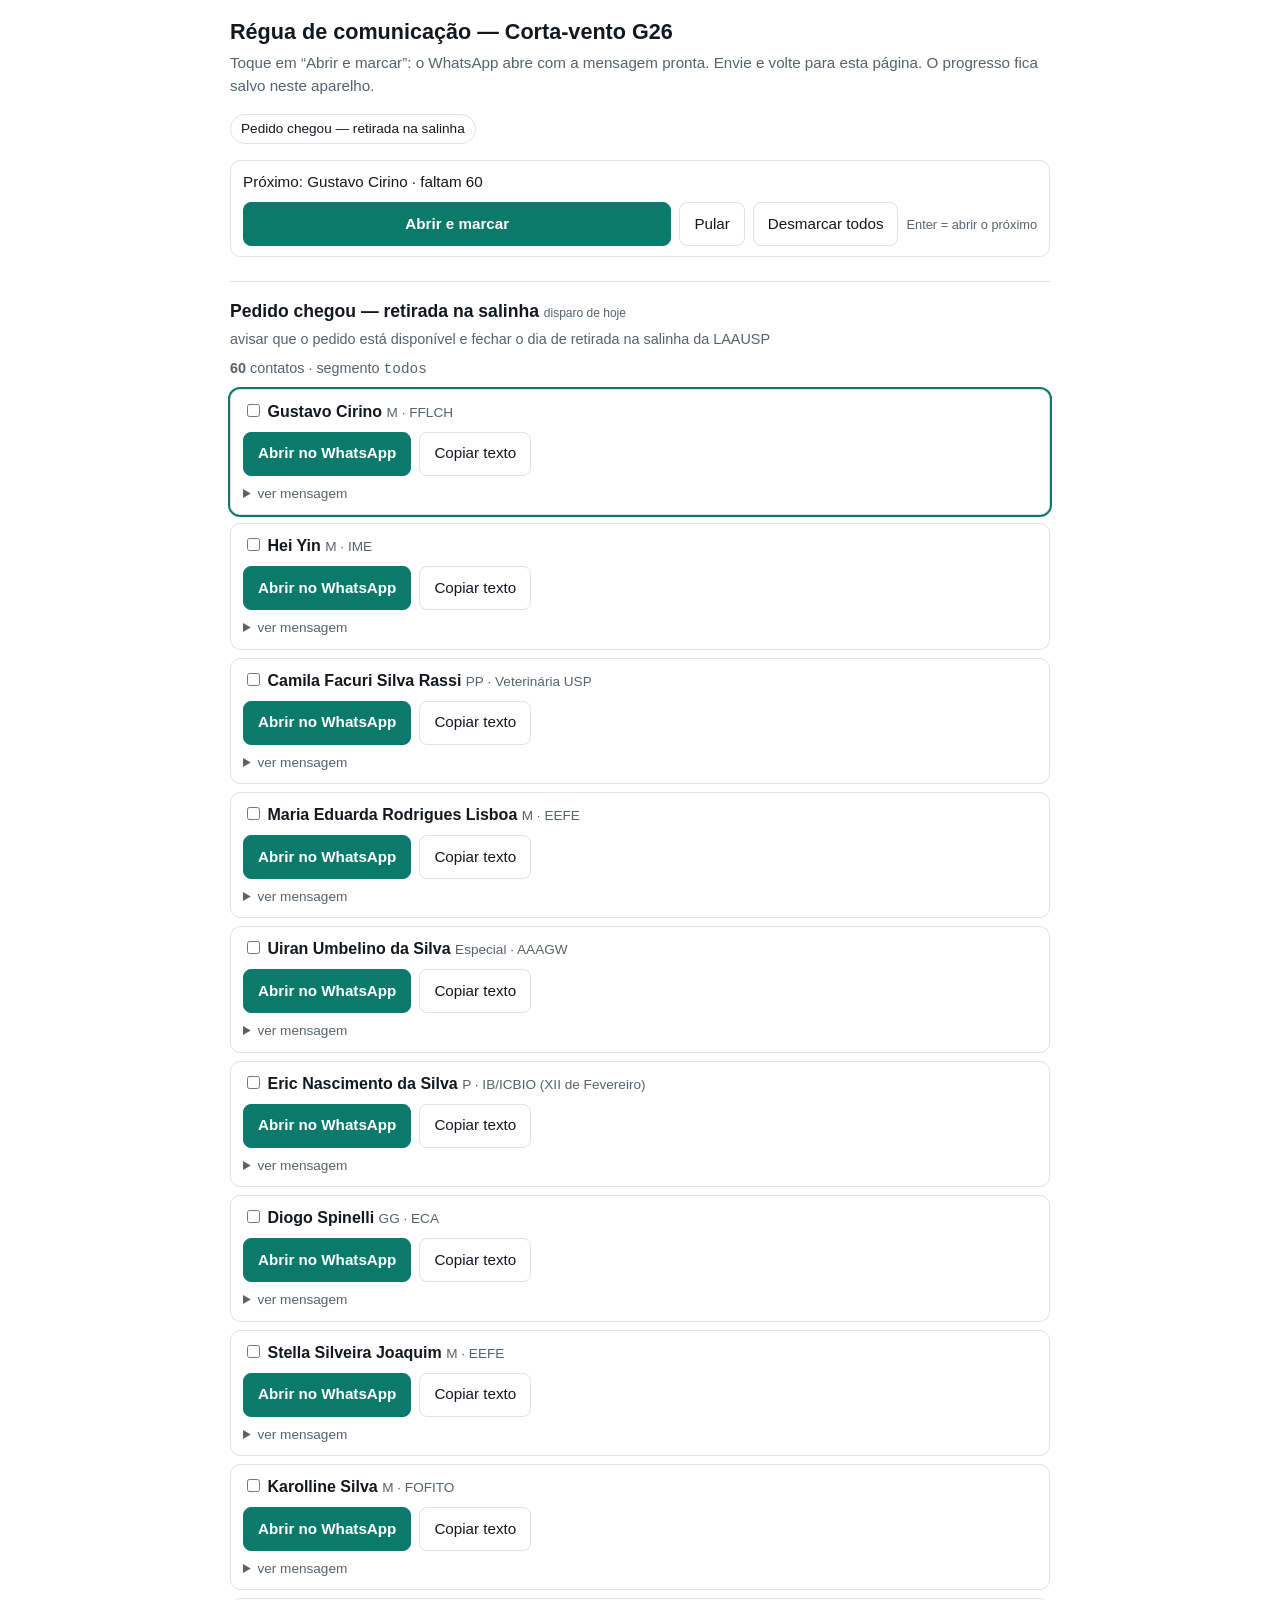
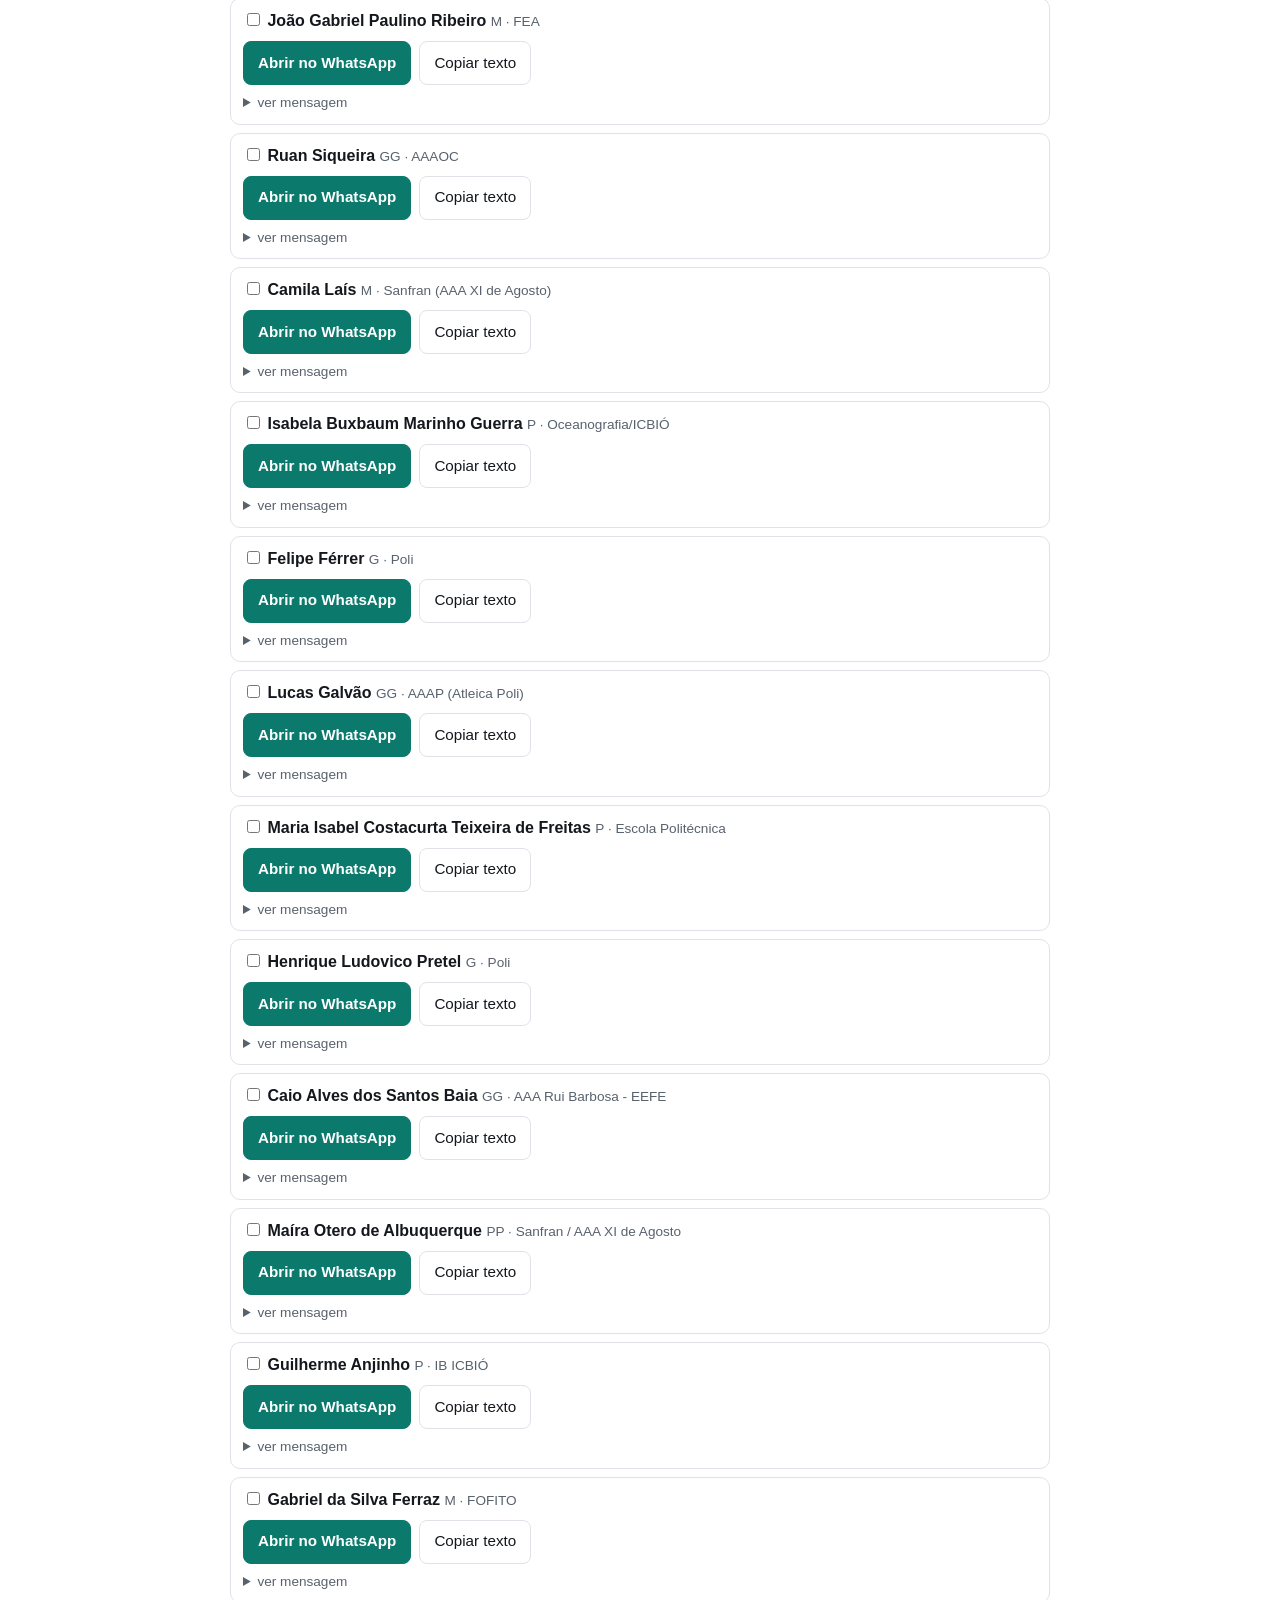
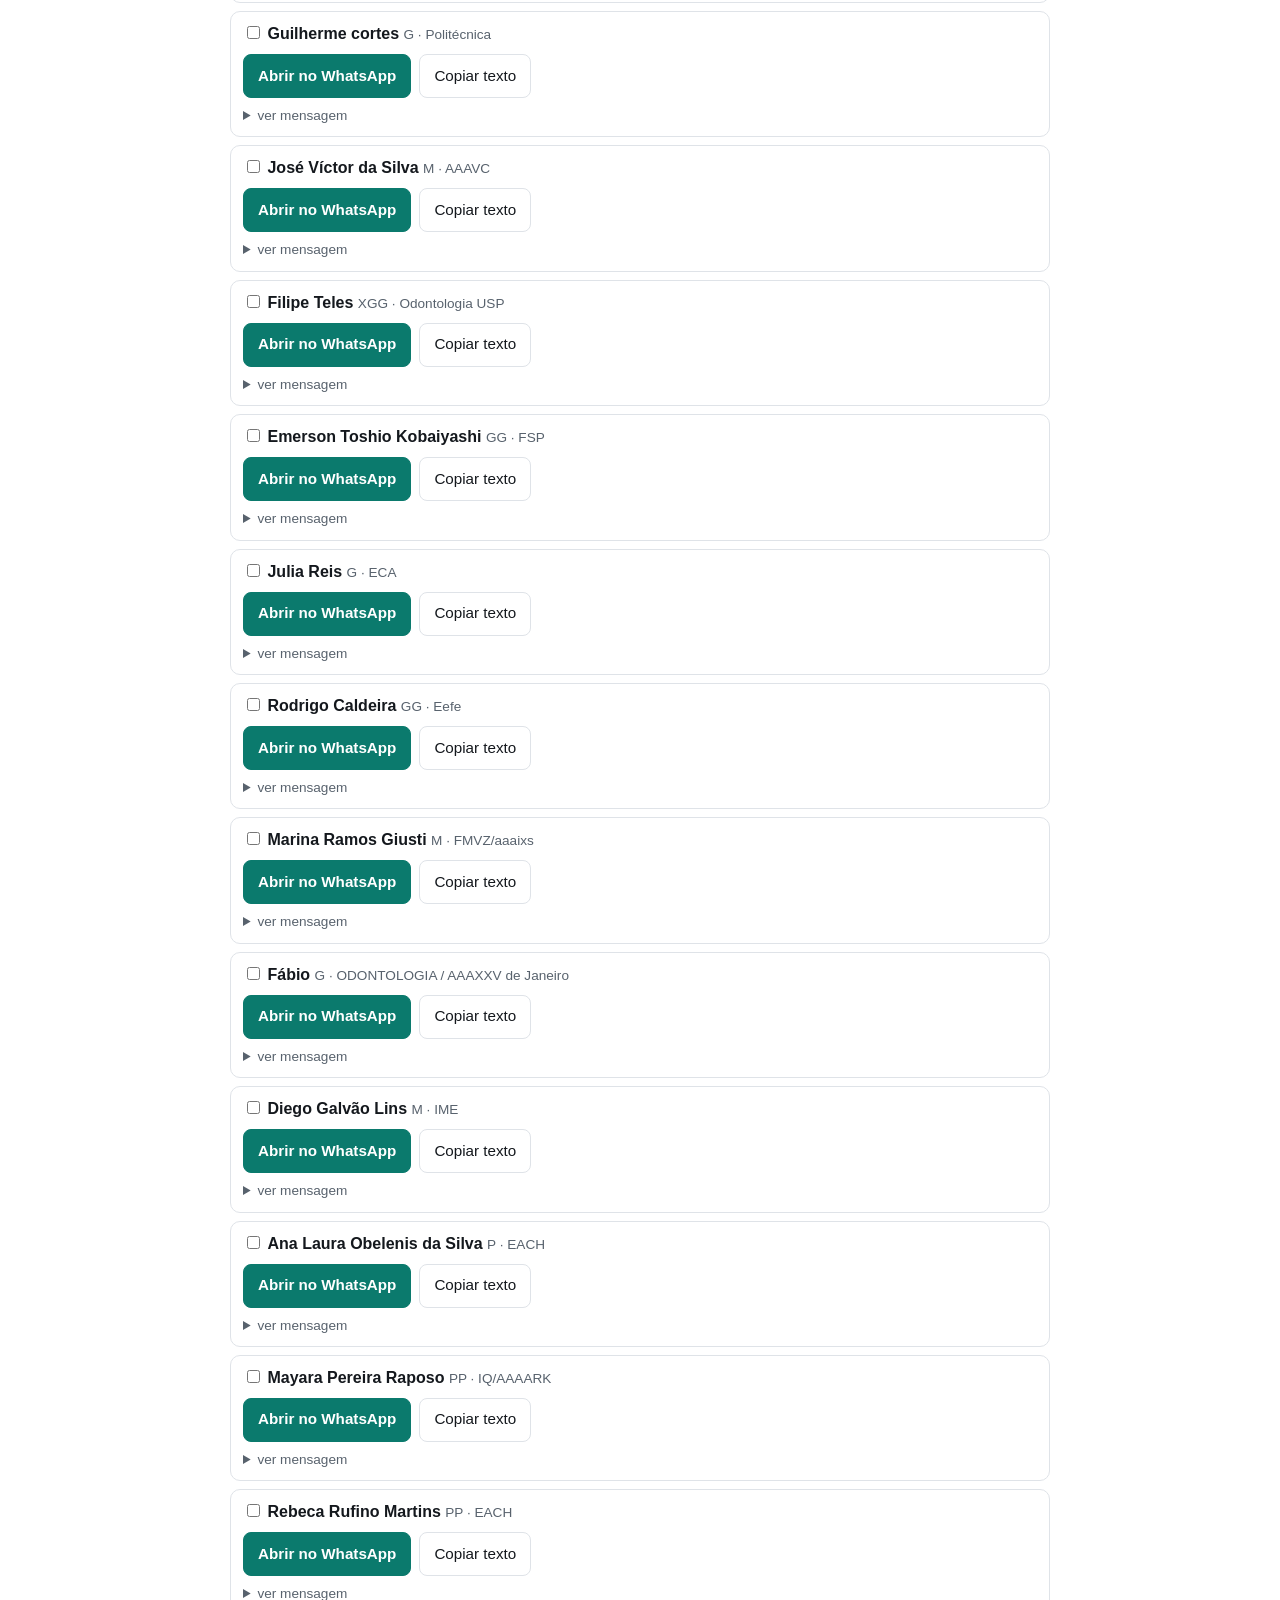
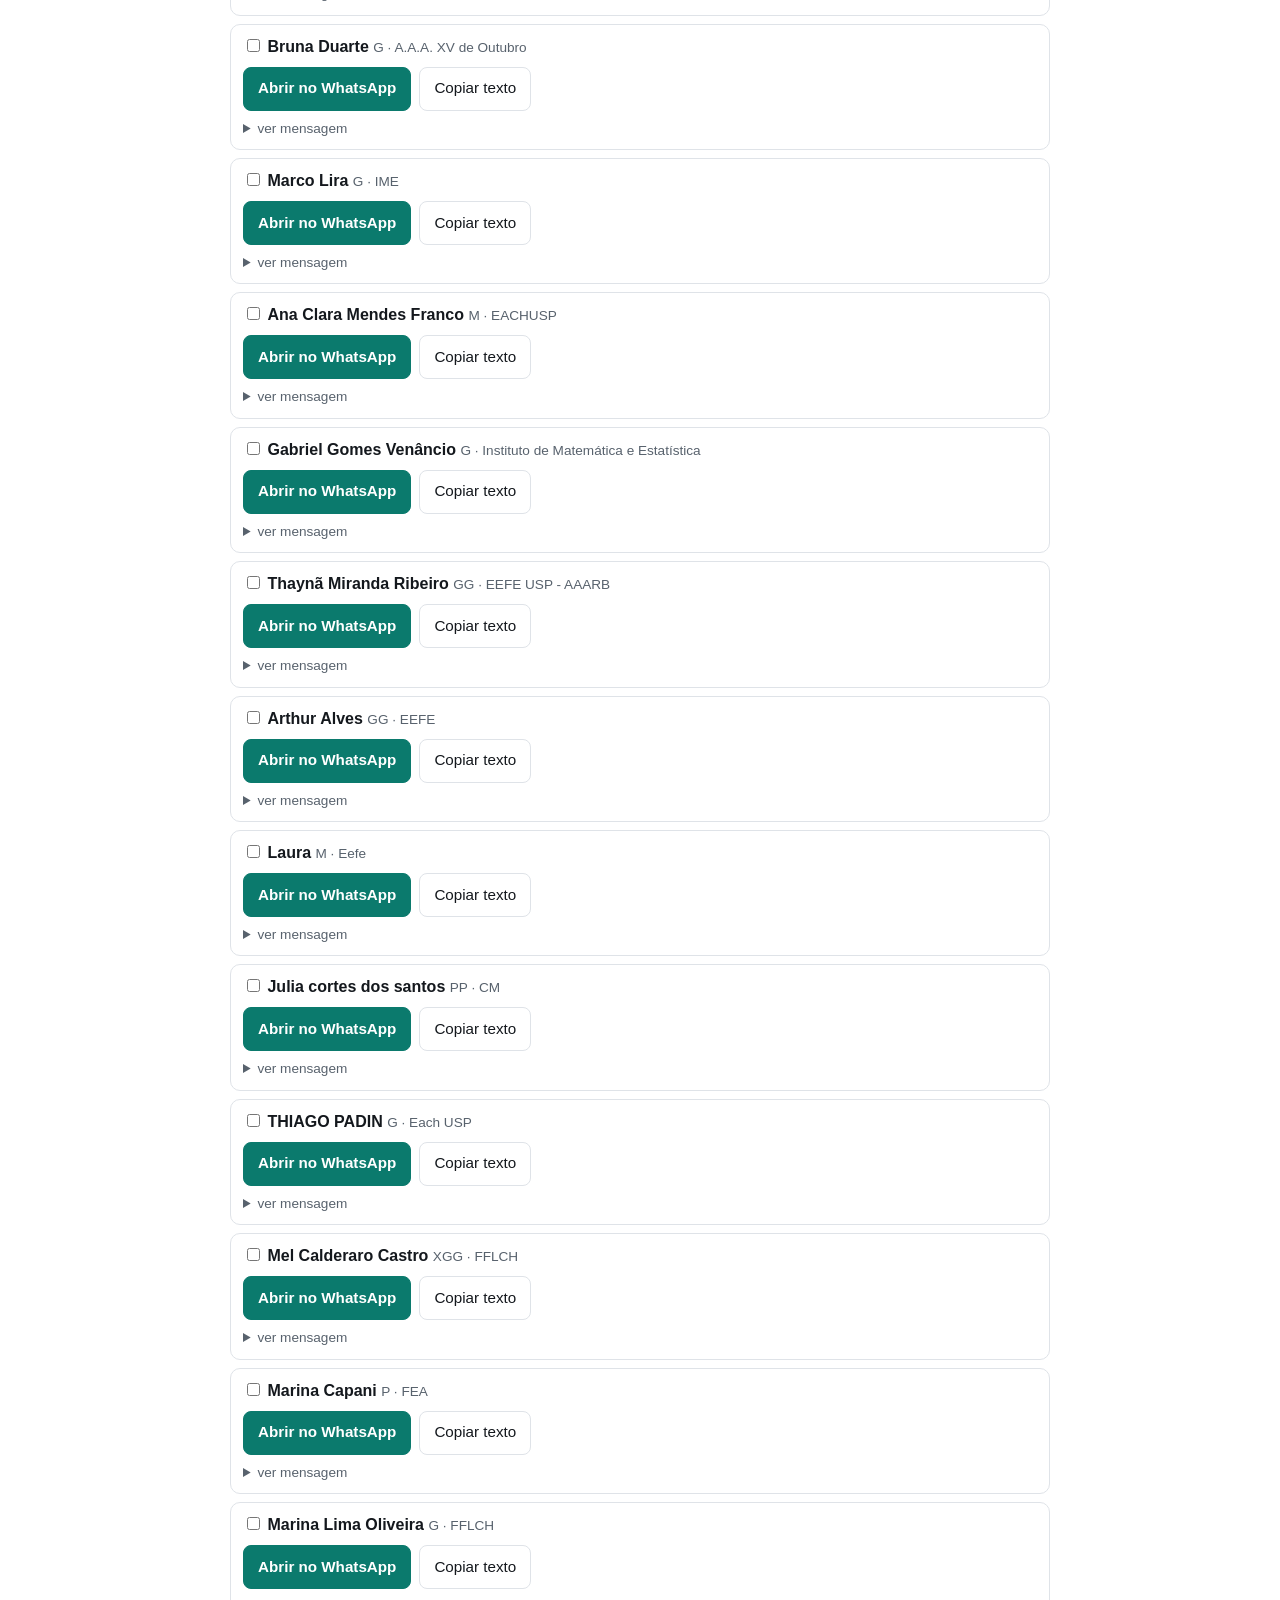
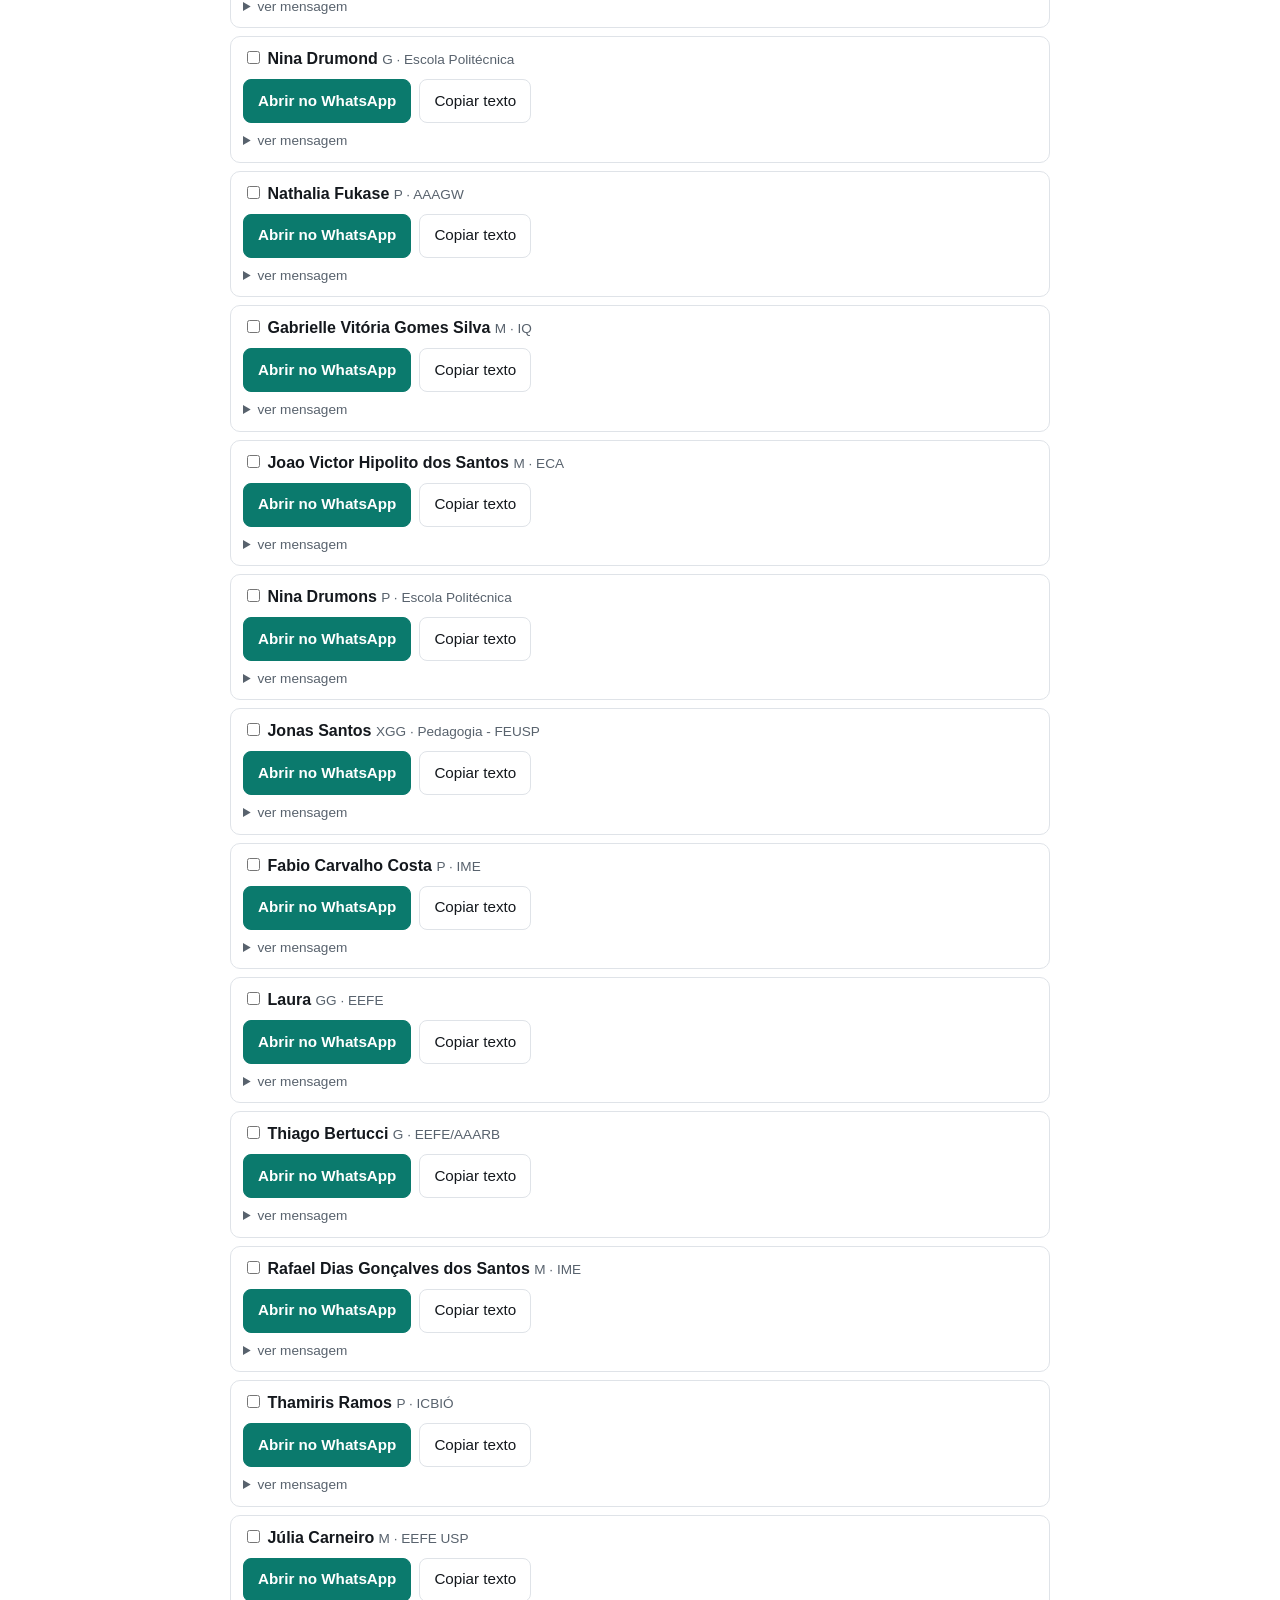
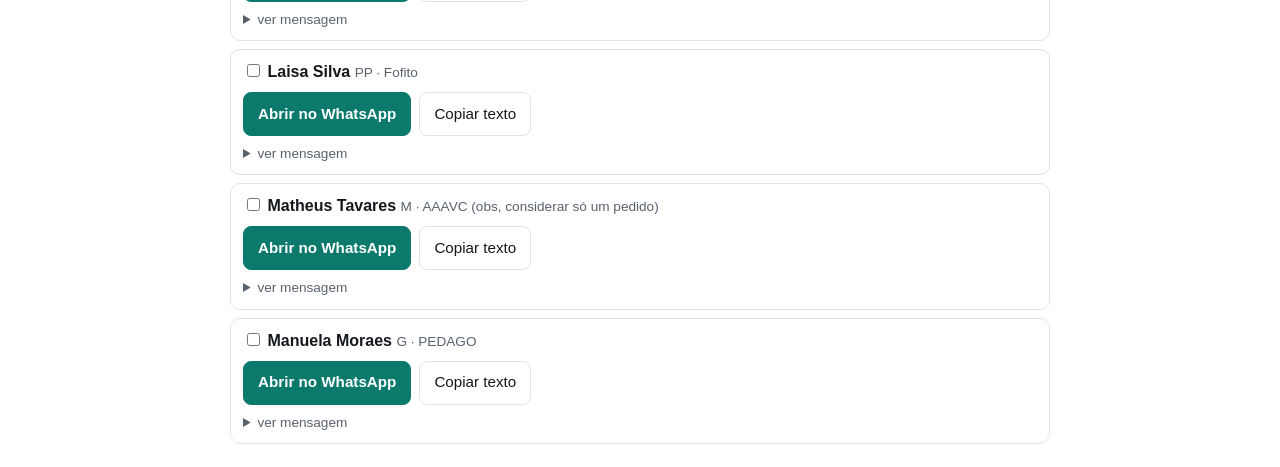
<file: saida/painel.html>
<!doctype html>
<html lang="pt-BR">
<head>
<meta charset="utf-8">
<meta name="viewport" content="width=device-width, initial-scale=1, viewport-fit=cover">
<title>Régua de comunicação — Corta-vento G26</title>
<style>
  /* Layout: barra fixa com o próximo contato no topo; abaixo, uma lista de cartões por etapa. */
  :root { --bg:#ffffff; --fg:#14181d; --linha:#dfe3e8; --suave:#58626d; --acento:#0b7a6d; --acento-fg:#ffffff;
          --chip:#f1f4f6; --aviso-bg:#ffd37a; --aviso-fg:#3a2600; }
  @media (prefers-color-scheme: dark) {
    :root:not([data-theme="light"]) { --bg:#12171c; --fg:#eef1f4; --linha:#2b3239; --suave:#98a3ae; --acento:#2fd36f;
          --acento-fg:#06281a; --chip:#1b2229; --aviso-bg:#5a4208; --aviso-fg:#ffe9b8; color-scheme: dark; }
  }
  :root[data-theme="dark"] { --bg:#12171c; --fg:#eef1f4; --linha:#2b3239; --suave:#98a3ae; --acento:#2fd36f;
          --acento-fg:#06281a; --chip:#1b2229; --aviso-bg:#5a4208; --aviso-fg:#ffe9b8; color-scheme: dark; }
  * { box-sizing: border-box; }
  body { margin:0; padding-block:16px; padding-left:max(16px, env(safe-area-inset-left, 0px));
         padding-right:max(16px, env(safe-area-inset-right, 0px)); background:var(--bg); color:var(--fg);
         font:16px/1.5 -apple-system, "Segoe UI", Roboto, sans-serif; }
  body::before { content:""; position:fixed; inset:0 0 auto; height:env(safe-area-inset-top, 0px);
                 z-index:10; background:var(--bg); }
  main { max-width:820px; margin:0 auto; }
  h1 { font-size:1.35rem; margin:0 0 4px; text-wrap:balance; }
  .sub { color:var(--suave); margin:0 0 16px; font-size:.95rem; }
  nav { display:flex; flex-wrap:wrap; gap:8px; margin-bottom:16px; }
  nav a { font-size:.85rem; padding:4px 10px; border:1px solid var(--linha); border-radius:999px;
          text-decoration:none; color:var(--fg); }
  .etapa { border-top:1px solid var(--linha); padding-top:16px; margin-top:24px; }
  h2 { font-size:1.1rem; margin:0 0 4px; }
  .tag { font-size:.75rem; color:var(--suave); font-weight:400; }
  .objetivo, .contagem { margin:0 0 8px; color:var(--suave); font-size:.9rem; }
  ul { list-style:none; padding:0; margin:0; }
  .contato { border:1px solid var(--linha); border-radius:10px; padding:10px 12px; margin-bottom:8px; min-width:0; }
  .contato.ok { opacity:.5; }
  .contato.proximo { outline:2px solid var(--acento); }
  .contato label { display:block; overflow-wrap:anywhere; }
  .meta { color:var(--suave); font-size:.85rem; }
  .acoes { display:flex; flex-wrap:wrap; gap:8px; margin-top:8px; }
  .botao, .enviar, .copiar, #fila button { font:inherit; font-size:.95rem; min-height:44px; padding:0 14px;
        display:inline-flex; align-items:center; justify-content:center; border-radius:8px; cursor:pointer;
        text-decoration:none; border:1px solid var(--linha); background:transparent; color:var(--fg); }
  .botao, .enviar { background:var(--acento); border-color:var(--acento); color:var(--acento-fg); font-weight:600; }
  .botao[aria-disabled="true"] { opacity:.5; pointer-events:none; }
  :is(a, button, summary):focus-visible { outline:3px solid var(--acento); outline-offset:2px; }
  details { margin-top:8px; }
  summary { cursor:pointer; color:var(--suave); font-size:.85rem; }
  pre { white-space:pre-wrap; overflow-wrap:anywhere; background:var(--chip); padding:10px; border-radius:8px;
        font:14px/1.5 ui-monospace, Menlo, monospace; }
  .vazio { color:var(--suave); font-size:.9rem; }
  #fila { position:sticky; top:env(safe-area-inset-top, 0px); z-index:9; display:flex; flex-wrap:wrap; gap:8px;
          align-items:center; background:var(--bg); border:1px solid var(--linha); border-radius:10px;
          padding:10px 12px; margin-bottom:16px; }
  #fila-txt { flex:1 1 100%; font-size:.95rem; min-width:0; overflow-wrap:anywhere; }
  #fila .botao { flex:1 1 auto; }
  .dica { font-size:.8rem; color:var(--suave); }
  @media (hover:none) { .dica { display:none; } }
  .aviso { background:var(--aviso-bg); color:var(--aviso-fg); padding:8px 12px; border-radius:8px;
           font-size:.9rem; margin:0 0 10px; }
  .aviso code { background:rgba(0,0,0,.15); padding:1px 4px; border-radius:4px; }
  .bloqueada .enviar { opacity:.5; }
</style>
</head>
<body>
<main>
  <h1>Régua de comunicação — Corta-vento G26</h1>
  <p class="sub">Toque em “Abrir e marcar”: o WhatsApp abre com a mensagem pronta. Envie e volte para esta página. O progresso fica salvo neste aparelho.</p>
  <nav><a href="#11-retirada-salinha">Pedido chegou — retirada na salinha</a></nav>
  <div id="fila">
    <span id="fila-txt">—</span>
    <a id="fila-btn" class="botao" target="wa" href="#">Abrir e marcar</a>
    <button id="fila-pular" type="button" title="Pular sem marcar">Pular</button>
    <button id="limpar" type="button" title="Desmarcar todos os enviados">Desmarcar todos</button>
    <span class="dica">Enter = abrir o próximo</span>
  </div>
  <section class="etapa" id="11-retirada-salinha">
    <h2>Pedido chegou — retirada na salinha <span class="tag">disparo de hoje</span></h2>
    
    <p class="objetivo">avisar que o pedido está disponível e fechar o dia de retirada na salinha da LAAUSP</p>
    <p class="contagem"><b>60</b> contatos · segmento <code>todos</code></p>
    <ul>
      <li class="contato" data-chave="11-retirada-salinha::5511999543242">
        <label><input type="checkbox" class="feito"> <b>Gustavo Cirino</b>
          <span class="meta">M · FFLCH</span></label>
        <div class="acoes">
          <a class="enviar" target="wa" href="https://wa.me/5511999543242?text=Oi%2C%20Gustavo%21%20Aqui%20%C3%A9%20o%20Dias%2C%20da%20LAAUSP%20%F0%9F%A7%A1%F0%9F%92%99%0A%0ASeu%20%2ACorta-vento%20G26%2A%20chegou%21%20%28tamanho%20%2AM%2A%2C%20%2ACirino%20-%20Atletismo%2A%29%0A%0AMais%20uma%20vez%2C%20desculpa%20pelo%20atraso%20%E2%80%94%20sabemos%20que%20a%20espera%20foi%20longa%2C%20e%20agradecemos%20muito%20a%20paci%C3%AAncia.%0A%0AA%20retirada%20%C3%A9%20na%20%2Asalinha%20da%20LAAUSP%2A%2C%20das%20%2A18h%20%C3%A0s%2021h%2A.%20Qual%20desses%20dias%20funciona%20melhor%20pra%20voc%C3%AA%3F%0A%0A%2A1%29%2A%20Hoje%20%28ter%C3%A7a-feira%29%0A%2A2%29%2A%20Quinta-feira%0A%2A3%29%2A%20Sexta-feira%0A%0AMe%20responde%20%2A1%2A%2C%20%2A2%2A%20ou%20%2A3%2A%20que%20eu%20j%C3%A1%20anoto.%20Se%20nenhum%20dia%20der%20certo%2C%20me%20avisa%20que%20a%20gente%20combina%20%F0%9F%A6%95%0ADias%20%E2%80%94%20LAAUSP">Abrir no WhatsApp</a>
          <button class="copiar" type="button">Copiar texto</button>
        </div>
        <details><summary>ver mensagem</summary><pre>Oi, Gustavo! Aqui é o Dias, da LAAUSP 🧡💙

Seu *Corta-vento G26* chegou! (tamanho *M*, *Cirino - Atletismo*)

Mais uma vez, desculpa pelo atraso — sabemos que a espera foi longa, e agradecemos muito a paciência.

A retirada é na *salinha da LAAUSP*, das *18h às 21h*. Qual desses dias funciona melhor pra você?

*1)* Hoje (terça-feira)
*2)* Quinta-feira
*3)* Sexta-feira

Me responde *1*, *2* ou *3* que eu já anoto. Se nenhum dia der certo, me avisa que a gente combina 🦕
Dias — LAAUSP</pre></details>
      </li>
      <li class="contato" data-chave="11-retirada-salinha::5511985480776">
        <label><input type="checkbox" class="feito"> <b>Hei Yin</b>
          <span class="meta">M · IME</span></label>
        <div class="acoes">
          <a class="enviar" target="wa" href="https://wa.me/5511985480776?text=Oi%2C%20Hei%21%20Aqui%20%C3%A9%20o%20Dias%2C%20da%20LAAUSP%20%F0%9F%A7%A1%F0%9F%92%99%0A%0ASeu%20%2ACorta-vento%20G26%2A%20chegou%21%20%28tamanho%20%2AM%2A%2C%20sem%20personaliza%C3%A7%C3%A3o%29%0A%0AMais%20uma%20vez%2C%20desculpa%20pelo%20atraso%20%E2%80%94%20sabemos%20que%20a%20espera%20foi%20longa%2C%20e%20agradecemos%20muito%20a%20paci%C3%AAncia.%0A%0AA%20retirada%20%C3%A9%20na%20%2Asalinha%20da%20LAAUSP%2A%2C%20das%20%2A18h%20%C3%A0s%2021h%2A.%20Qual%20desses%20dias%20funciona%20melhor%20pra%20voc%C3%AA%3F%0A%0A%2A1%29%2A%20Hoje%20%28ter%C3%A7a-feira%29%0A%2A2%29%2A%20Quinta-feira%0A%2A3%29%2A%20Sexta-feira%0A%0AMe%20responde%20%2A1%2A%2C%20%2A2%2A%20ou%20%2A3%2A%20que%20eu%20j%C3%A1%20anoto.%20Se%20nenhum%20dia%20der%20certo%2C%20me%20avisa%20que%20a%20gente%20combina%20%F0%9F%A6%95%0ADias%20%E2%80%94%20LAAUSP">Abrir no WhatsApp</a>
          <button class="copiar" type="button">Copiar texto</button>
        </div>
        <details><summary>ver mensagem</summary><pre>Oi, Hei! Aqui é o Dias, da LAAUSP 🧡💙

Seu *Corta-vento G26* chegou! (tamanho *M*, sem personalização)

Mais uma vez, desculpa pelo atraso — sabemos que a espera foi longa, e agradecemos muito a paciência.

A retirada é na *salinha da LAAUSP*, das *18h às 21h*. Qual desses dias funciona melhor pra você?

*1)* Hoje (terça-feira)
*2)* Quinta-feira
*3)* Sexta-feira

Me responde *1*, *2* ou *3* que eu já anoto. Se nenhum dia der certo, me avisa que a gente combina 🦕
Dias — LAAUSP</pre></details>
      </li>
      <li class="contato" data-chave="11-retirada-salinha::5534991534278">
        <label><input type="checkbox" class="feito"> <b>Camila Facuri Silva Rassi</b>
          <span class="meta">PP · Veterinária USP</span></label>
        <div class="acoes">
          <a class="enviar" target="wa" href="https://wa.me/5534991534278?text=Oi%2C%20Camila%21%20Aqui%20%C3%A9%20o%20Dias%2C%20da%20LAAUSP%20%F0%9F%A7%A1%F0%9F%92%99%0A%0ASeu%20%2ACorta-vento%20G26%2A%20chegou%21%20%28tamanho%20%2APP%2A%2C%20%2AKatara%20-%20Taekwondo%2A%29%0A%0AMais%20uma%20vez%2C%20desculpa%20pelo%20atraso%20%E2%80%94%20sabemos%20que%20a%20espera%20foi%20longa%2C%20e%20agradecemos%20muito%20a%20paci%C3%AAncia.%0A%0AA%20retirada%20%C3%A9%20na%20%2Asalinha%20da%20LAAUSP%2A%2C%20das%20%2A18h%20%C3%A0s%2021h%2A.%20Qual%20desses%20dias%20funciona%20melhor%20pra%20voc%C3%AA%3F%0A%0A%2A1%29%2A%20Hoje%20%28ter%C3%A7a-feira%29%0A%2A2%29%2A%20Quinta-feira%0A%2A3%29%2A%20Sexta-feira%0A%0AMe%20responde%20%2A1%2A%2C%20%2A2%2A%20ou%20%2A3%2A%20que%20eu%20j%C3%A1%20anoto.%20Se%20nenhum%20dia%20der%20certo%2C%20me%20avisa%20que%20a%20gente%20combina%20%F0%9F%A6%95%0ADias%20%E2%80%94%20LAAUSP">Abrir no WhatsApp</a>
          <button class="copiar" type="button">Copiar texto</button>
        </div>
        <details><summary>ver mensagem</summary><pre>Oi, Camila! Aqui é o Dias, da LAAUSP 🧡💙

Seu *Corta-vento G26* chegou! (tamanho *PP*, *Katara - Taekwondo*)

Mais uma vez, desculpa pelo atraso — sabemos que a espera foi longa, e agradecemos muito a paciência.

A retirada é na *salinha da LAAUSP*, das *18h às 21h*. Qual desses dias funciona melhor pra você?

*1)* Hoje (terça-feira)
*2)* Quinta-feira
*3)* Sexta-feira

Me responde *1*, *2* ou *3* que eu já anoto. Se nenhum dia der certo, me avisa que a gente combina 🦕
Dias — LAAUSP</pre></details>
      </li>
      <li class="contato" data-chave="11-retirada-salinha::5535991151099">
        <label><input type="checkbox" class="feito"> <b>Maria Eduarda Rodrigues Lisboa</b>
          <span class="meta">M · EEFE</span></label>
        <div class="acoes">
          <a class="enviar" target="wa" href="https://wa.me/5535991151099?text=Oi%2C%20Maria%21%20Aqui%20%C3%A9%20o%20Dias%2C%20da%20LAAUSP%20%F0%9F%A7%A1%F0%9F%92%99%0A%0ASeu%20%2ACorta-vento%20G26%2A%20chegou%21%20%28tamanho%20%2AM%2A%2C%20%2ADuda%2A%29%0A%0AMais%20uma%20vez%2C%20desculpa%20pelo%20atraso%20%E2%80%94%20sabemos%20que%20a%20espera%20foi%20longa%2C%20e%20agradecemos%20muito%20a%20paci%C3%AAncia.%0A%0AA%20retirada%20%C3%A9%20na%20%2Asalinha%20da%20LAAUSP%2A%2C%20das%20%2A18h%20%C3%A0s%2021h%2A.%20Qual%20desses%20dias%20funciona%20melhor%20pra%20voc%C3%AA%3F%0A%0A%2A1%29%2A%20Hoje%20%28ter%C3%A7a-feira%29%0A%2A2%29%2A%20Quinta-feira%0A%2A3%29%2A%20Sexta-feira%0A%0AMe%20responde%20%2A1%2A%2C%20%2A2%2A%20ou%20%2A3%2A%20que%20eu%20j%C3%A1%20anoto.%20Se%20nenhum%20dia%20der%20certo%2C%20me%20avisa%20que%20a%20gente%20combina%20%F0%9F%A6%95%0ADias%20%E2%80%94%20LAAUSP">Abrir no WhatsApp</a>
          <button class="copiar" type="button">Copiar texto</button>
        </div>
        <details><summary>ver mensagem</summary><pre>Oi, Maria! Aqui é o Dias, da LAAUSP 🧡💙

Seu *Corta-vento G26* chegou! (tamanho *M*, *Duda*)

Mais uma vez, desculpa pelo atraso — sabemos que a espera foi longa, e agradecemos muito a paciência.

A retirada é na *salinha da LAAUSP*, das *18h às 21h*. Qual desses dias funciona melhor pra você?

*1)* Hoje (terça-feira)
*2)* Quinta-feira
*3)* Sexta-feira

Me responde *1*, *2* ou *3* que eu já anoto. Se nenhum dia der certo, me avisa que a gente combina 🦕
Dias — LAAUSP</pre></details>
      </li>
      <li class="contato" data-chave="11-retirada-salinha::5511952790150">
        <label><input type="checkbox" class="feito"> <b>Uiran Umbelino da Silva</b>
          <span class="meta">Especial · AAAGW</span></label>
        <div class="acoes">
          <a class="enviar" target="wa" href="https://wa.me/5511952790150?text=Oi%2C%20Uiran%21%20Aqui%20%C3%A9%20o%20Dias%2C%20da%20LAAUSP%20%F0%9F%A7%A1%F0%9F%92%99%0A%0ASeu%20%2ACorta-vento%20G26%2A%20chegou%21%20%28tamanho%20%2AEspecial%2A%2C%20%2AUmber%C3%ADlio%20-%20Handebol%2A%29%0A%0AMais%20uma%20vez%2C%20desculpa%20pelo%20atraso%20%E2%80%94%20sabemos%20que%20a%20espera%20foi%20longa%2C%20e%20agradecemos%20muito%20a%20paci%C3%AAncia.%0A%0AA%20retirada%20%C3%A9%20na%20%2Asalinha%20da%20LAAUSP%2A%2C%20das%20%2A18h%20%C3%A0s%2021h%2A.%20Qual%20desses%20dias%20funciona%20melhor%20pra%20voc%C3%AA%3F%0A%0A%2A1%29%2A%20Hoje%20%28ter%C3%A7a-feira%29%0A%2A2%29%2A%20Quinta-feira%0A%2A3%29%2A%20Sexta-feira%0A%0AMe%20responde%20%2A1%2A%2C%20%2A2%2A%20ou%20%2A3%2A%20que%20eu%20j%C3%A1%20anoto.%20Se%20nenhum%20dia%20der%20certo%2C%20me%20avisa%20que%20a%20gente%20combina%20%F0%9F%A6%95%0ADias%20%E2%80%94%20LAAUSP">Abrir no WhatsApp</a>
          <button class="copiar" type="button">Copiar texto</button>
        </div>
        <details><summary>ver mensagem</summary><pre>Oi, Uiran! Aqui é o Dias, da LAAUSP 🧡💙

Seu *Corta-vento G26* chegou! (tamanho *Especial*, *Umberílio - Handebol*)

Mais uma vez, desculpa pelo atraso — sabemos que a espera foi longa, e agradecemos muito a paciência.

A retirada é na *salinha da LAAUSP*, das *18h às 21h*. Qual desses dias funciona melhor pra você?

*1)* Hoje (terça-feira)
*2)* Quinta-feira
*3)* Sexta-feira

Me responde *1*, *2* ou *3* que eu já anoto. Se nenhum dia der certo, me avisa que a gente combina 🦕
Dias — LAAUSP</pre></details>
      </li>
      <li class="contato" data-chave="11-retirada-salinha::5511960817672">
        <label><input type="checkbox" class="feito"> <b>Eric Nascimento da Silva</b>
          <span class="meta">P · IB/ICBIO (XII de Fevereiro)</span></label>
        <div class="acoes">
          <a class="enviar" target="wa" href="https://wa.me/5511960817672?text=Oi%2C%20Eric%21%20Aqui%20%C3%A9%20o%20Dias%2C%20da%20LAAUSP%20%F0%9F%A7%A1%F0%9F%92%99%0A%0ASeu%20%2ACorta-vento%20G26%2A%20chegou%21%20%28tamanho%20%2AP%2A%2C%20%2AEric%2A%29%0A%0AMais%20uma%20vez%2C%20desculpa%20pelo%20atraso%20%E2%80%94%20sabemos%20que%20a%20espera%20foi%20longa%2C%20e%20agradecemos%20muito%20a%20paci%C3%AAncia.%0A%0AA%20retirada%20%C3%A9%20na%20%2Asalinha%20da%20LAAUSP%2A%2C%20das%20%2A18h%20%C3%A0s%2021h%2A.%20Qual%20desses%20dias%20funciona%20melhor%20pra%20voc%C3%AA%3F%0A%0A%2A1%29%2A%20Hoje%20%28ter%C3%A7a-feira%29%0A%2A2%29%2A%20Quinta-feira%0A%2A3%29%2A%20Sexta-feira%0A%0ALembrando%3A%20a%202%C2%AA%20parcela%20do%20seu%20Pix%20em%202x%20voc%C3%AA%20acerta%20na%20hora%20da%20retirada.%0A%0AMe%20responde%20%2A1%2A%2C%20%2A2%2A%20ou%20%2A3%2A%20que%20eu%20j%C3%A1%20anoto.%20Se%20nenhum%20dia%20der%20certo%2C%20me%20avisa%20que%20a%20gente%20combina%20%F0%9F%A6%95%0ADias%20%E2%80%94%20LAAUSP">Abrir no WhatsApp</a>
          <button class="copiar" type="button">Copiar texto</button>
        </div>
        <details><summary>ver mensagem</summary><pre>Oi, Eric! Aqui é o Dias, da LAAUSP 🧡💙

Seu *Corta-vento G26* chegou! (tamanho *P*, *Eric*)

Mais uma vez, desculpa pelo atraso — sabemos que a espera foi longa, e agradecemos muito a paciência.

A retirada é na *salinha da LAAUSP*, das *18h às 21h*. Qual desses dias funciona melhor pra você?

*1)* Hoje (terça-feira)
*2)* Quinta-feira
*3)* Sexta-feira

Lembrando: a 2ª parcela do seu Pix em 2x você acerta na hora da retirada.

Me responde *1*, *2* ou *3* que eu já anoto. Se nenhum dia der certo, me avisa que a gente combina 🦕
Dias — LAAUSP</pre></details>
      </li>
      <li class="contato" data-chave="11-retirada-salinha::5511988849619">
        <label><input type="checkbox" class="feito"> <b>Diogo Spinelli</b>
          <span class="meta">GG · ECA</span></label>
        <div class="acoes">
          <a class="enviar" target="wa" href="https://wa.me/5511988849619?text=Oi%2C%20Diogo%21%20Aqui%20%C3%A9%20o%20Dias%2C%20da%20LAAUSP%20%F0%9F%A7%A1%F0%9F%92%99%0A%0ASeu%20%2ACorta-vento%20G26%2A%20chegou%21%20%28tamanho%20%2AGG%2A%2C%20%2ADiogo%20-%20Atletismo%2A%29%0A%0AMais%20uma%20vez%2C%20desculpa%20pelo%20atraso%20%E2%80%94%20sabemos%20que%20a%20espera%20foi%20longa%2C%20e%20agradecemos%20muito%20a%20paci%C3%AAncia.%0A%0AA%20retirada%20%C3%A9%20na%20%2Asalinha%20da%20LAAUSP%2A%2C%20das%20%2A18h%20%C3%A0s%2021h%2A.%20Qual%20desses%20dias%20funciona%20melhor%20pra%20voc%C3%AA%3F%0A%0A%2A1%29%2A%20Hoje%20%28ter%C3%A7a-feira%29%0A%2A2%29%2A%20Quinta-feira%0A%2A3%29%2A%20Sexta-feira%0A%0ALembrando%3A%20a%202%C2%AA%20parcela%20do%20seu%20Pix%20em%202x%20voc%C3%AA%20acerta%20na%20hora%20da%20retirada.%0A%0AMe%20responde%20%2A1%2A%2C%20%2A2%2A%20ou%20%2A3%2A%20que%20eu%20j%C3%A1%20anoto.%20Se%20nenhum%20dia%20der%20certo%2C%20me%20avisa%20que%20a%20gente%20combina%20%F0%9F%A6%95%0ADias%20%E2%80%94%20LAAUSP">Abrir no WhatsApp</a>
          <button class="copiar" type="button">Copiar texto</button>
        </div>
        <details><summary>ver mensagem</summary><pre>Oi, Diogo! Aqui é o Dias, da LAAUSP 🧡💙

Seu *Corta-vento G26* chegou! (tamanho *GG*, *Diogo - Atletismo*)

Mais uma vez, desculpa pelo atraso — sabemos que a espera foi longa, e agradecemos muito a paciência.

A retirada é na *salinha da LAAUSP*, das *18h às 21h*. Qual desses dias funciona melhor pra você?

*1)* Hoje (terça-feira)
*2)* Quinta-feira
*3)* Sexta-feira

Lembrando: a 2ª parcela do seu Pix em 2x você acerta na hora da retirada.

Me responde *1*, *2* ou *3* que eu já anoto. Se nenhum dia der certo, me avisa que a gente combina 🦕
Dias — LAAUSP</pre></details>
      </li>
      <li class="contato" data-chave="11-retirada-salinha::5511961518154">
        <label><input type="checkbox" class="feito"> <b>Stella Silveira Joaquim</b>
          <span class="meta">M · EEFE</span></label>
        <div class="acoes">
          <a class="enviar" target="wa" href="https://wa.me/5511961518154?text=Oi%2C%20Stella%21%20Aqui%20%C3%A9%20o%20Dias%2C%20da%20LAAUSP%20%F0%9F%A7%A1%F0%9F%92%99%0A%0ASeu%20%2ACorta-vento%20G26%2A%20chegou%21%20%28tamanho%20%2AM%2A%2C%20%2AStella%20-%20Jud%C3%B4%2A%29%0A%0AMais%20uma%20vez%2C%20desculpa%20pelo%20atraso%20%E2%80%94%20sabemos%20que%20a%20espera%20foi%20longa%2C%20e%20agradecemos%20muito%20a%20paci%C3%AAncia.%0A%0AA%20retirada%20%C3%A9%20na%20%2Asalinha%20da%20LAAUSP%2A%2C%20das%20%2A18h%20%C3%A0s%2021h%2A.%20Qual%20desses%20dias%20funciona%20melhor%20pra%20voc%C3%AA%3F%0A%0A%2A1%29%2A%20Hoje%20%28ter%C3%A7a-feira%29%0A%2A2%29%2A%20Quinta-feira%0A%2A3%29%2A%20Sexta-feira%0A%0AMe%20responde%20%2A1%2A%2C%20%2A2%2A%20ou%20%2A3%2A%20que%20eu%20j%C3%A1%20anoto.%20Se%20nenhum%20dia%20der%20certo%2C%20me%20avisa%20que%20a%20gente%20combina%20%F0%9F%A6%95%0ADias%20%E2%80%94%20LAAUSP">Abrir no WhatsApp</a>
          <button class="copiar" type="button">Copiar texto</button>
        </div>
        <details><summary>ver mensagem</summary><pre>Oi, Stella! Aqui é o Dias, da LAAUSP 🧡💙

Seu *Corta-vento G26* chegou! (tamanho *M*, *Stella - Judô*)

Mais uma vez, desculpa pelo atraso — sabemos que a espera foi longa, e agradecemos muito a paciência.

A retirada é na *salinha da LAAUSP*, das *18h às 21h*. Qual desses dias funciona melhor pra você?

*1)* Hoje (terça-feira)
*2)* Quinta-feira
*3)* Sexta-feira

Me responde *1*, *2* ou *3* que eu já anoto. Se nenhum dia der certo, me avisa que a gente combina 🦕
Dias — LAAUSP</pre></details>
      </li>
      <li class="contato" data-chave="11-retirada-salinha::5511952332637">
        <label><input type="checkbox" class="feito"> <b>Karolline Silva</b>
          <span class="meta">M · FOFITO</span></label>
        <div class="acoes">
          <a class="enviar" target="wa" href="https://wa.me/5511952332637?text=Oi%2C%20Karolline%21%20Aqui%20%C3%A9%20o%20Dias%2C%20da%20LAAUSP%20%F0%9F%A7%A1%F0%9F%92%99%0A%0ASeu%20%2ACorta-vento%20G26%2A%20chegou%21%20%28tamanho%20%2AM%2A%2C%20%2AKAROLL%20-%20HANDEBOL%2A%29%0A%0AMais%20uma%20vez%2C%20desculpa%20pelo%20atraso%20%E2%80%94%20sabemos%20que%20a%20espera%20foi%20longa%2C%20e%20agradecemos%20muito%20a%20paci%C3%AAncia.%0A%0AA%20retirada%20%C3%A9%20na%20%2Asalinha%20da%20LAAUSP%2A%2C%20das%20%2A18h%20%C3%A0s%2021h%2A.%20Qual%20desses%20dias%20funciona%20melhor%20pra%20voc%C3%AA%3F%0A%0A%2A1%29%2A%20Hoje%20%28ter%C3%A7a-feira%29%0A%2A2%29%2A%20Quinta-feira%0A%2A3%29%2A%20Sexta-feira%0A%0AMe%20responde%20%2A1%2A%2C%20%2A2%2A%20ou%20%2A3%2A%20que%20eu%20j%C3%A1%20anoto.%20Se%20nenhum%20dia%20der%20certo%2C%20me%20avisa%20que%20a%20gente%20combina%20%F0%9F%A6%95%0ADias%20%E2%80%94%20LAAUSP">Abrir no WhatsApp</a>
          <button class="copiar" type="button">Copiar texto</button>
        </div>
        <details><summary>ver mensagem</summary><pre>Oi, Karolline! Aqui é o Dias, da LAAUSP 🧡💙

Seu *Corta-vento G26* chegou! (tamanho *M*, *KAROLL - HANDEBOL*)

Mais uma vez, desculpa pelo atraso — sabemos que a espera foi longa, e agradecemos muito a paciência.

A retirada é na *salinha da LAAUSP*, das *18h às 21h*. Qual desses dias funciona melhor pra você?

*1)* Hoje (terça-feira)
*2)* Quinta-feira
*3)* Sexta-feira

Me responde *1*, *2* ou *3* que eu já anoto. Se nenhum dia der certo, me avisa que a gente combina 🦕
Dias — LAAUSP</pre></details>
      </li>
      <li class="contato" data-chave="11-retirada-salinha::5519981105484">
        <label><input type="checkbox" class="feito"> <b>João Gabriel Paulino Ribeiro</b>
          <span class="meta">M · FEA</span></label>
        <div class="acoes">
          <a class="enviar" target="wa" href="https://wa.me/5519981105484?text=Oi%2C%20Jo%C3%A3o%21%20Aqui%20%C3%A9%20o%20Dias%2C%20da%20LAAUSP%20%F0%9F%A7%A1%F0%9F%92%99%0A%0ASeu%20%2ACorta-vento%20G26%2A%20chegou%21%20%28tamanho%20%2AM%2A%2C%20%2AJo%C3%A3o%20Gabriel%20-%20Nata%C3%A7%C3%A3o%2A%29%0A%0AMais%20uma%20vez%2C%20desculpa%20pelo%20atraso%20%E2%80%94%20sabemos%20que%20a%20espera%20foi%20longa%2C%20e%20agradecemos%20muito%20a%20paci%C3%AAncia.%0A%0AA%20retirada%20%C3%A9%20na%20%2Asalinha%20da%20LAAUSP%2A%2C%20das%20%2A18h%20%C3%A0s%2021h%2A.%20Qual%20desses%20dias%20funciona%20melhor%20pra%20voc%C3%AA%3F%0A%0A%2A1%29%2A%20Hoje%20%28ter%C3%A7a-feira%29%0A%2A2%29%2A%20Quinta-feira%0A%2A3%29%2A%20Sexta-feira%0A%0AMe%20responde%20%2A1%2A%2C%20%2A2%2A%20ou%20%2A3%2A%20que%20eu%20j%C3%A1%20anoto.%20Se%20nenhum%20dia%20der%20certo%2C%20me%20avisa%20que%20a%20gente%20combina%20%F0%9F%A6%95%0ADias%20%E2%80%94%20LAAUSP">Abrir no WhatsApp</a>
          <button class="copiar" type="button">Copiar texto</button>
        </div>
        <details><summary>ver mensagem</summary><pre>Oi, João! Aqui é o Dias, da LAAUSP 🧡💙

Seu *Corta-vento G26* chegou! (tamanho *M*, *João Gabriel - Natação*)

Mais uma vez, desculpa pelo atraso — sabemos que a espera foi longa, e agradecemos muito a paciência.

A retirada é na *salinha da LAAUSP*, das *18h às 21h*. Qual desses dias funciona melhor pra você?

*1)* Hoje (terça-feira)
*2)* Quinta-feira
*3)* Sexta-feira

Me responde *1*, *2* ou *3* que eu já anoto. Se nenhum dia der certo, me avisa que a gente combina 🦕
Dias — LAAUSP</pre></details>
      </li>
      <li class="contato" data-chave="11-retirada-salinha::5531985205629">
        <label><input type="checkbox" class="feito"> <b>Ruan Siqueira</b>
          <span class="meta">GG · AAAOC</span></label>
        <div class="acoes">
          <a class="enviar" target="wa" href="https://wa.me/5531985205629?text=Oi%2C%20Ruan%21%20Aqui%20%C3%A9%20o%20Dias%2C%20da%20LAAUSP%20%F0%9F%A7%A1%F0%9F%92%99%0A%0ASeu%20%2ACorta-vento%20G26%2A%20chegou%21%20%28tamanho%20%2AGG%2A%2C%20%2AV%C3%B4lei%20-%20Sele%C3%A7%C3%A3o%20USP%2A%29%0A%0AMais%20uma%20vez%2C%20desculpa%20pelo%20atraso%20%E2%80%94%20sabemos%20que%20a%20espera%20foi%20longa%2C%20e%20agradecemos%20muito%20a%20paci%C3%AAncia.%0A%0AA%20retirada%20%C3%A9%20na%20%2Asalinha%20da%20LAAUSP%2A%2C%20das%20%2A18h%20%C3%A0s%2021h%2A.%20Qual%20desses%20dias%20funciona%20melhor%20pra%20voc%C3%AA%3F%0A%0A%2A1%29%2A%20Hoje%20%28ter%C3%A7a-feira%29%0A%2A2%29%2A%20Quinta-feira%0A%2A3%29%2A%20Sexta-feira%0A%0AMe%20responde%20%2A1%2A%2C%20%2A2%2A%20ou%20%2A3%2A%20que%20eu%20j%C3%A1%20anoto.%20Se%20nenhum%20dia%20der%20certo%2C%20me%20avisa%20que%20a%20gente%20combina%20%F0%9F%A6%95%0ADias%20%E2%80%94%20LAAUSP">Abrir no WhatsApp</a>
          <button class="copiar" type="button">Copiar texto</button>
        </div>
        <details><summary>ver mensagem</summary><pre>Oi, Ruan! Aqui é o Dias, da LAAUSP 🧡💙

Seu *Corta-vento G26* chegou! (tamanho *GG*, *Vôlei - Seleção USP*)

Mais uma vez, desculpa pelo atraso — sabemos que a espera foi longa, e agradecemos muito a paciência.

A retirada é na *salinha da LAAUSP*, das *18h às 21h*. Qual desses dias funciona melhor pra você?

*1)* Hoje (terça-feira)
*2)* Quinta-feira
*3)* Sexta-feira

Me responde *1*, *2* ou *3* que eu já anoto. Se nenhum dia der certo, me avisa que a gente combina 🦕
Dias — LAAUSP</pre></details>
      </li>
      <li class="contato" data-chave="11-retirada-salinha::5511975987771">
        <label><input type="checkbox" class="feito"> <b>Camila Laís</b>
          <span class="meta">M · Sanfran (AAA XI de Agosto)</span></label>
        <div class="acoes">
          <a class="enviar" target="wa" href="https://wa.me/5511975987771?text=Oi%2C%20Camila%21%20Aqui%20%C3%A9%20o%20Dias%2C%20da%20LAAUSP%20%F0%9F%A7%A1%F0%9F%92%99%0A%0ASeu%20%2ACorta-vento%20G26%2A%20chegou%21%20%28tamanho%20%2AM%2A%2C%20%2Acamila%20la%C3%ADs%20-%20basquete%2A%29%0A%0AMais%20uma%20vez%2C%20desculpa%20pelo%20atraso%20%E2%80%94%20sabemos%20que%20a%20espera%20foi%20longa%2C%20e%20agradecemos%20muito%20a%20paci%C3%AAncia.%0A%0AA%20retirada%20%C3%A9%20na%20%2Asalinha%20da%20LAAUSP%2A%2C%20das%20%2A18h%20%C3%A0s%2021h%2A.%20Qual%20desses%20dias%20funciona%20melhor%20pra%20voc%C3%AA%3F%0A%0A%2A1%29%2A%20Hoje%20%28ter%C3%A7a-feira%29%0A%2A2%29%2A%20Quinta-feira%0A%2A3%29%2A%20Sexta-feira%0A%0AMe%20responde%20%2A1%2A%2C%20%2A2%2A%20ou%20%2A3%2A%20que%20eu%20j%C3%A1%20anoto.%20Se%20nenhum%20dia%20der%20certo%2C%20me%20avisa%20que%20a%20gente%20combina%20%F0%9F%A6%95%0ADias%20%E2%80%94%20LAAUSP">Abrir no WhatsApp</a>
          <button class="copiar" type="button">Copiar texto</button>
        </div>
        <details><summary>ver mensagem</summary><pre>Oi, Camila! Aqui é o Dias, da LAAUSP 🧡💙

Seu *Corta-vento G26* chegou! (tamanho *M*, *camila laís - basquete*)

Mais uma vez, desculpa pelo atraso — sabemos que a espera foi longa, e agradecemos muito a paciência.

A retirada é na *salinha da LAAUSP*, das *18h às 21h*. Qual desses dias funciona melhor pra você?

*1)* Hoje (terça-feira)
*2)* Quinta-feira
*3)* Sexta-feira

Me responde *1*, *2* ou *3* que eu já anoto. Se nenhum dia der certo, me avisa que a gente combina 🦕
Dias — LAAUSP</pre></details>
      </li>
      <li class="contato" data-chave="11-retirada-salinha::5524999532506">
        <label><input type="checkbox" class="feito"> <b>Isabela Buxbaum Marinho Guerra</b>
          <span class="meta">P · Oceanografia/ICBIÓ</span></label>
        <div class="acoes">
          <a class="enviar" target="wa" href="https://wa.me/5524999532506?text=Oi%2C%20Isabela%21%20Aqui%20%C3%A9%20o%20Dias%2C%20da%20LAAUSP%20%F0%9F%A7%A1%F0%9F%92%99%0A%0ASeu%20%2ACorta-vento%20G26%2A%20chegou%21%20%28tamanho%20%2AP%2A%2C%20%2ABela%20-%20Basquete%2A%29%0A%0AMais%20uma%20vez%2C%20desculpa%20pelo%20atraso%20%E2%80%94%20sabemos%20que%20a%20espera%20foi%20longa%2C%20e%20agradecemos%20muito%20a%20paci%C3%AAncia.%0A%0AA%20retirada%20%C3%A9%20na%20%2Asalinha%20da%20LAAUSP%2A%2C%20das%20%2A18h%20%C3%A0s%2021h%2A.%20Qual%20desses%20dias%20funciona%20melhor%20pra%20voc%C3%AA%3F%0A%0A%2A1%29%2A%20Hoje%20%28ter%C3%A7a-feira%29%0A%2A2%29%2A%20Quinta-feira%0A%2A3%29%2A%20Sexta-feira%0A%0AMe%20responde%20%2A1%2A%2C%20%2A2%2A%20ou%20%2A3%2A%20que%20eu%20j%C3%A1%20anoto.%20Se%20nenhum%20dia%20der%20certo%2C%20me%20avisa%20que%20a%20gente%20combina%20%F0%9F%A6%95%0ADias%20%E2%80%94%20LAAUSP">Abrir no WhatsApp</a>
          <button class="copiar" type="button">Copiar texto</button>
        </div>
        <details><summary>ver mensagem</summary><pre>Oi, Isabela! Aqui é o Dias, da LAAUSP 🧡💙

Seu *Corta-vento G26* chegou! (tamanho *P*, *Bela - Basquete*)

Mais uma vez, desculpa pelo atraso — sabemos que a espera foi longa, e agradecemos muito a paciência.

A retirada é na *salinha da LAAUSP*, das *18h às 21h*. Qual desses dias funciona melhor pra você?

*1)* Hoje (terça-feira)
*2)* Quinta-feira
*3)* Sexta-feira

Me responde *1*, *2* ou *3* que eu já anoto. Se nenhum dia der certo, me avisa que a gente combina 🦕
Dias — LAAUSP</pre></details>
      </li>
      <li class="contato" data-chave="11-retirada-salinha::5585996094266">
        <label><input type="checkbox" class="feito"> <b>Felipe Férrer</b>
          <span class="meta">G · Poli</span></label>
        <div class="acoes">
          <a class="enviar" target="wa" href="https://wa.me/5585996094266?text=Oi%2C%20Felipe%21%20Aqui%20%C3%A9%20o%20Dias%2C%20da%20LAAUSP%20%F0%9F%A7%A1%F0%9F%92%99%0A%0ASeu%20%2ACorta-vento%20G26%2A%20chegou%21%20%28tamanho%20%2AG%2A%2C%20%2AFrutilly%20-%20Futsal%2A%29%0A%0AMais%20uma%20vez%2C%20desculpa%20pelo%20atraso%20%E2%80%94%20sabemos%20que%20a%20espera%20foi%20longa%2C%20e%20agradecemos%20muito%20a%20paci%C3%AAncia.%0A%0AA%20retirada%20%C3%A9%20na%20%2Asalinha%20da%20LAAUSP%2A%2C%20das%20%2A18h%20%C3%A0s%2021h%2A.%20Qual%20desses%20dias%20funciona%20melhor%20pra%20voc%C3%AA%3F%0A%0A%2A1%29%2A%20Hoje%20%28ter%C3%A7a-feira%29%0A%2A2%29%2A%20Quinta-feira%0A%2A3%29%2A%20Sexta-feira%0A%0AMe%20responde%20%2A1%2A%2C%20%2A2%2A%20ou%20%2A3%2A%20que%20eu%20j%C3%A1%20anoto.%20Se%20nenhum%20dia%20der%20certo%2C%20me%20avisa%20que%20a%20gente%20combina%20%F0%9F%A6%95%0ADias%20%E2%80%94%20LAAUSP">Abrir no WhatsApp</a>
          <button class="copiar" type="button">Copiar texto</button>
        </div>
        <details><summary>ver mensagem</summary><pre>Oi, Felipe! Aqui é o Dias, da LAAUSP 🧡💙

Seu *Corta-vento G26* chegou! (tamanho *G*, *Frutilly - Futsal*)

Mais uma vez, desculpa pelo atraso — sabemos que a espera foi longa, e agradecemos muito a paciência.

A retirada é na *salinha da LAAUSP*, das *18h às 21h*. Qual desses dias funciona melhor pra você?

*1)* Hoje (terça-feira)
*2)* Quinta-feira
*3)* Sexta-feira

Me responde *1*, *2* ou *3* que eu já anoto. Se nenhum dia der certo, me avisa que a gente combina 🦕
Dias — LAAUSP</pre></details>
      </li>
      <li class="contato" data-chave="11-retirada-salinha::5511995018449">
        <label><input type="checkbox" class="feito"> <b>Lucas Galvão</b>
          <span class="meta">GG · AAAP (Atleica Poli)</span></label>
        <div class="acoes">
          <a class="enviar" target="wa" href="https://wa.me/5511995018449?text=Oi%2C%20Lucas%21%20Aqui%20%C3%A9%20o%20Dias%2C%20da%20LAAUSP%20%F0%9F%A7%A1%F0%9F%92%99%0A%0ASeu%20%2ACorta-vento%20G26%2A%20chegou%21%20%28tamanho%20%2AGG%2A%2C%20%2ALucas%20Galv%C3%A3o%2A%29%0A%0AMais%20uma%20vez%2C%20desculpa%20pelo%20atraso%20%E2%80%94%20sabemos%20que%20a%20espera%20foi%20longa%2C%20e%20agradecemos%20muito%20a%20paci%C3%AAncia.%0A%0AA%20retirada%20%C3%A9%20na%20%2Asalinha%20da%20LAAUSP%2A%2C%20das%20%2A18h%20%C3%A0s%2021h%2A.%20Qual%20desses%20dias%20funciona%20melhor%20pra%20voc%C3%AA%3F%0A%0A%2A1%29%2A%20Hoje%20%28ter%C3%A7a-feira%29%0A%2A2%29%2A%20Quinta-feira%0A%2A3%29%2A%20Sexta-feira%0A%0AAh%2C%20e%20falta%20finalizar%20o%20pagamento%20do%20seu%20pedido%20no%20cr%C3%A9dito.%20Me%20chama%20por%20aqui%20que%20eu%20te%20passo%20como%20fazer%2C%20t%C3%A1%3F%0A%0AMe%20responde%20%2A1%2A%2C%20%2A2%2A%20ou%20%2A3%2A%20que%20eu%20j%C3%A1%20anoto.%20Se%20nenhum%20dia%20der%20certo%2C%20me%20avisa%20que%20a%20gente%20combina%20%F0%9F%A6%95%0ADias%20%E2%80%94%20LAAUSP">Abrir no WhatsApp</a>
          <button class="copiar" type="button">Copiar texto</button>
        </div>
        <details><summary>ver mensagem</summary><pre>Oi, Lucas! Aqui é o Dias, da LAAUSP 🧡💙

Seu *Corta-vento G26* chegou! (tamanho *GG*, *Lucas Galvão*)

Mais uma vez, desculpa pelo atraso — sabemos que a espera foi longa, e agradecemos muito a paciência.

A retirada é na *salinha da LAAUSP*, das *18h às 21h*. Qual desses dias funciona melhor pra você?

*1)* Hoje (terça-feira)
*2)* Quinta-feira
*3)* Sexta-feira

Ah, e falta finalizar o pagamento do seu pedido no crédito. Me chama por aqui que eu te passo como fazer, tá?

Me responde *1*, *2* ou *3* que eu já anoto. Se nenhum dia der certo, me avisa que a gente combina 🦕
Dias — LAAUSP</pre></details>
      </li>
      <li class="contato" data-chave="11-retirada-salinha::5511933091844">
        <label><input type="checkbox" class="feito"> <b>Maria Isabel Costacurta Teixeira de Freitas</b>
          <span class="meta">P · Escola Politécnica</span></label>
        <div class="acoes">
          <a class="enviar" target="wa" href="https://wa.me/5511933091844?text=Oi%2C%20Maria%21%20Aqui%20%C3%A9%20o%20Dias%2C%20da%20LAAUSP%20%F0%9F%A7%A1%F0%9F%92%99%0A%0ASeu%20%2ACorta-vento%20G26%2A%20chegou%21%20%28tamanho%20%2AP%2A%2C%20%2ATeixeira%20de%20Freitas%2A%29%0A%0AMais%20uma%20vez%2C%20desculpa%20pelo%20atraso%20%E2%80%94%20sabemos%20que%20a%20espera%20foi%20longa%2C%20e%20agradecemos%20muito%20a%20paci%C3%AAncia.%0A%0AA%20retirada%20%C3%A9%20na%20%2Asalinha%20da%20LAAUSP%2A%2C%20das%20%2A18h%20%C3%A0s%2021h%2A.%20Qual%20desses%20dias%20funciona%20melhor%20pra%20voc%C3%AA%3F%0A%0A%2A1%29%2A%20Hoje%20%28ter%C3%A7a-feira%29%0A%2A2%29%2A%20Quinta-feira%0A%2A3%29%2A%20Sexta-feira%0A%0AMe%20responde%20%2A1%2A%2C%20%2A2%2A%20ou%20%2A3%2A%20que%20eu%20j%C3%A1%20anoto.%20Se%20nenhum%20dia%20der%20certo%2C%20me%20avisa%20que%20a%20gente%20combina%20%F0%9F%A6%95%0ADias%20%E2%80%94%20LAAUSP">Abrir no WhatsApp</a>
          <button class="copiar" type="button">Copiar texto</button>
        </div>
        <details><summary>ver mensagem</summary><pre>Oi, Maria! Aqui é o Dias, da LAAUSP 🧡💙

Seu *Corta-vento G26* chegou! (tamanho *P*, *Teixeira de Freitas*)

Mais uma vez, desculpa pelo atraso — sabemos que a espera foi longa, e agradecemos muito a paciência.

A retirada é na *salinha da LAAUSP*, das *18h às 21h*. Qual desses dias funciona melhor pra você?

*1)* Hoje (terça-feira)
*2)* Quinta-feira
*3)* Sexta-feira

Me responde *1*, *2* ou *3* que eu já anoto. Se nenhum dia der certo, me avisa que a gente combina 🦕
Dias — LAAUSP</pre></details>
      </li>
      <li class="contato" data-chave="11-retirada-salinha::5511996329996">
        <label><input type="checkbox" class="feito"> <b>Henrique Ludovico Pretel</b>
          <span class="meta">G · Poli</span></label>
        <div class="acoes">
          <a class="enviar" target="wa" href="https://wa.me/5511996329996?text=Oi%2C%20Henrique%21%20Aqui%20%C3%A9%20o%20Dias%2C%20da%20LAAUSP%20%F0%9F%A7%A1%F0%9F%92%99%0A%0ASeu%20%2ACorta-vento%20G26%2A%20chegou%21%20%28tamanho%20%2AG%2A%2C%20%2APretel%20-%20Handebol%2A%29%0A%0AMais%20uma%20vez%2C%20desculpa%20pelo%20atraso%20%E2%80%94%20sabemos%20que%20a%20espera%20foi%20longa%2C%20e%20agradecemos%20muito%20a%20paci%C3%AAncia.%0A%0AA%20retirada%20%C3%A9%20na%20%2Asalinha%20da%20LAAUSP%2A%2C%20das%20%2A18h%20%C3%A0s%2021h%2A.%20Qual%20desses%20dias%20funciona%20melhor%20pra%20voc%C3%AA%3F%0A%0A%2A1%29%2A%20Hoje%20%28ter%C3%A7a-feira%29%0A%2A2%29%2A%20Quinta-feira%0A%2A3%29%2A%20Sexta-feira%0A%0AMe%20responde%20%2A1%2A%2C%20%2A2%2A%20ou%20%2A3%2A%20que%20eu%20j%C3%A1%20anoto.%20Se%20nenhum%20dia%20der%20certo%2C%20me%20avisa%20que%20a%20gente%20combina%20%F0%9F%A6%95%0ADias%20%E2%80%94%20LAAUSP">Abrir no WhatsApp</a>
          <button class="copiar" type="button">Copiar texto</button>
        </div>
        <details><summary>ver mensagem</summary><pre>Oi, Henrique! Aqui é o Dias, da LAAUSP 🧡💙

Seu *Corta-vento G26* chegou! (tamanho *G*, *Pretel - Handebol*)

Mais uma vez, desculpa pelo atraso — sabemos que a espera foi longa, e agradecemos muito a paciência.

A retirada é na *salinha da LAAUSP*, das *18h às 21h*. Qual desses dias funciona melhor pra você?

*1)* Hoje (terça-feira)
*2)* Quinta-feira
*3)* Sexta-feira

Me responde *1*, *2* ou *3* que eu já anoto. Se nenhum dia der certo, me avisa que a gente combina 🦕
Dias — LAAUSP</pre></details>
      </li>
      <li class="contato" data-chave="11-retirada-salinha::5511988178101">
        <label><input type="checkbox" class="feito"> <b>Caio Alves dos Santos Baia</b>
          <span class="meta">GG · AAA Rui Barbosa - EEFE</span></label>
        <div class="acoes">
          <a class="enviar" target="wa" href="https://wa.me/5511988178101?text=Oi%2C%20Caio%21%20Aqui%20%C3%A9%20o%20Dias%2C%20da%20LAAUSP%20%F0%9F%A7%A1%F0%9F%92%99%0A%0ASeu%20%2ACorta-vento%20G26%2A%20chegou%21%20%28tamanho%20%2AGG%2A%2C%20sem%20personaliza%C3%A7%C3%A3o%29%0A%0AMais%20uma%20vez%2C%20desculpa%20pelo%20atraso%20%E2%80%94%20sabemos%20que%20a%20espera%20foi%20longa%2C%20e%20agradecemos%20muito%20a%20paci%C3%AAncia.%0A%0AA%20retirada%20%C3%A9%20na%20%2Asalinha%20da%20LAAUSP%2A%2C%20das%20%2A18h%20%C3%A0s%2021h%2A.%20Qual%20desses%20dias%20funciona%20melhor%20pra%20voc%C3%AA%3F%0A%0A%2A1%29%2A%20Hoje%20%28ter%C3%A7a-feira%29%0A%2A2%29%2A%20Quinta-feira%0A%2A3%29%2A%20Sexta-feira%0A%0AMe%20responde%20%2A1%2A%2C%20%2A2%2A%20ou%20%2A3%2A%20que%20eu%20j%C3%A1%20anoto.%20Se%20nenhum%20dia%20der%20certo%2C%20me%20avisa%20que%20a%20gente%20combina%20%F0%9F%A6%95%0ADias%20%E2%80%94%20LAAUSP">Abrir no WhatsApp</a>
          <button class="copiar" type="button">Copiar texto</button>
        </div>
        <details><summary>ver mensagem</summary><pre>Oi, Caio! Aqui é o Dias, da LAAUSP 🧡💙

Seu *Corta-vento G26* chegou! (tamanho *GG*, sem personalização)

Mais uma vez, desculpa pelo atraso — sabemos que a espera foi longa, e agradecemos muito a paciência.

A retirada é na *salinha da LAAUSP*, das *18h às 21h*. Qual desses dias funciona melhor pra você?

*1)* Hoje (terça-feira)
*2)* Quinta-feira
*3)* Sexta-feira

Me responde *1*, *2* ou *3* que eu já anoto. Se nenhum dia der certo, me avisa que a gente combina 🦕
Dias — LAAUSP</pre></details>
      </li>
      <li class="contato" data-chave="11-retirada-salinha::5521991101602">
        <label><input type="checkbox" class="feito"> <b>Maíra Otero de Albuquerque</b>
          <span class="meta">PP · Sanfran / AAA XI de Agosto</span></label>
        <div class="acoes">
          <a class="enviar" target="wa" href="https://wa.me/5521991101602?text=Oi%2C%20Ma%C3%ADra%21%20Aqui%20%C3%A9%20o%20Dias%2C%20da%20LAAUSP%20%F0%9F%A7%A1%F0%9F%92%99%0A%0ASeu%20%2ACorta-vento%20G26%2A%20chegou%21%20%28tamanho%20%2APP%2A%2C%20%2AMaimai%20-%20Atletismo%2A%29%0A%0AMais%20uma%20vez%2C%20desculpa%20pelo%20atraso%20%E2%80%94%20sabemos%20que%20a%20espera%20foi%20longa%2C%20e%20agradecemos%20muito%20a%20paci%C3%AAncia.%0A%0AA%20retirada%20%C3%A9%20na%20%2Asalinha%20da%20LAAUSP%2A%2C%20das%20%2A18h%20%C3%A0s%2021h%2A.%20Qual%20desses%20dias%20funciona%20melhor%20pra%20voc%C3%AA%3F%0A%0A%2A1%29%2A%20Hoje%20%28ter%C3%A7a-feira%29%0A%2A2%29%2A%20Quinta-feira%0A%2A3%29%2A%20Sexta-feira%0A%0AMe%20responde%20%2A1%2A%2C%20%2A2%2A%20ou%20%2A3%2A%20que%20eu%20j%C3%A1%20anoto.%20Se%20nenhum%20dia%20der%20certo%2C%20me%20avisa%20que%20a%20gente%20combina%20%F0%9F%A6%95%0ADias%20%E2%80%94%20LAAUSP">Abrir no WhatsApp</a>
          <button class="copiar" type="button">Copiar texto</button>
        </div>
        <details><summary>ver mensagem</summary><pre>Oi, Maíra! Aqui é o Dias, da LAAUSP 🧡💙

Seu *Corta-vento G26* chegou! (tamanho *PP*, *Maimai - Atletismo*)

Mais uma vez, desculpa pelo atraso — sabemos que a espera foi longa, e agradecemos muito a paciência.

A retirada é na *salinha da LAAUSP*, das *18h às 21h*. Qual desses dias funciona melhor pra você?

*1)* Hoje (terça-feira)
*2)* Quinta-feira
*3)* Sexta-feira

Me responde *1*, *2* ou *3* que eu já anoto. Se nenhum dia der certo, me avisa que a gente combina 🦕
Dias — LAAUSP</pre></details>
      </li>
      <li class="contato" data-chave="11-retirada-salinha::5511973302189">
        <label><input type="checkbox" class="feito"> <b>Guilherme Anjinho</b>
          <span class="meta">P · IB ICBIÓ</span></label>
        <div class="acoes">
          <a class="enviar" target="wa" href="https://wa.me/5511973302189?text=Oi%2C%20Guilherme%21%20Aqui%20%C3%A9%20o%20Dias%2C%20da%20LAAUSP%20%F0%9F%A7%A1%F0%9F%92%99%0A%0ASeu%20%2ACorta-vento%20G26%2A%20chegou%21%20%28tamanho%20%2AP%2A%2C%20%2AG.Anjinho%20-%20T%C3%AAnis%20ICBI%C3%93%2A%29%0A%0AMais%20uma%20vez%2C%20desculpa%20pelo%20atraso%20%E2%80%94%20sabemos%20que%20a%20espera%20foi%20longa%2C%20e%20agradecemos%20muito%20a%20paci%C3%AAncia.%0A%0AA%20retirada%20%C3%A9%20na%20%2Asalinha%20da%20LAAUSP%2A%2C%20das%20%2A18h%20%C3%A0s%2021h%2A.%20Qual%20desses%20dias%20funciona%20melhor%20pra%20voc%C3%AA%3F%0A%0A%2A1%29%2A%20Hoje%20%28ter%C3%A7a-feira%29%0A%2A2%29%2A%20Quinta-feira%0A%2A3%29%2A%20Sexta-feira%0A%0AMe%20responde%20%2A1%2A%2C%20%2A2%2A%20ou%20%2A3%2A%20que%20eu%20j%C3%A1%20anoto.%20Se%20nenhum%20dia%20der%20certo%2C%20me%20avisa%20que%20a%20gente%20combina%20%F0%9F%A6%95%0ADias%20%E2%80%94%20LAAUSP">Abrir no WhatsApp</a>
          <button class="copiar" type="button">Copiar texto</button>
        </div>
        <details><summary>ver mensagem</summary><pre>Oi, Guilherme! Aqui é o Dias, da LAAUSP 🧡💙

Seu *Corta-vento G26* chegou! (tamanho *P*, *G.Anjinho - Tênis ICBIÓ*)

Mais uma vez, desculpa pelo atraso — sabemos que a espera foi longa, e agradecemos muito a paciência.

A retirada é na *salinha da LAAUSP*, das *18h às 21h*. Qual desses dias funciona melhor pra você?

*1)* Hoje (terça-feira)
*2)* Quinta-feira
*3)* Sexta-feira

Me responde *1*, *2* ou *3* que eu já anoto. Se nenhum dia der certo, me avisa que a gente combina 🦕
Dias — LAAUSP</pre></details>
      </li>
      <li class="contato" data-chave="11-retirada-salinha::5512988480328">
        <label><input type="checkbox" class="feito"> <b>Gabriel da Silva Ferraz</b>
          <span class="meta">M · FOFITO</span></label>
        <div class="acoes">
          <a class="enviar" target="wa" href="https://wa.me/5512988480328?text=Oi%2C%20Gabriel%21%20Aqui%20%C3%A9%20o%20Dias%2C%20da%20LAAUSP%20%F0%9F%A7%A1%F0%9F%92%99%0A%0ASeu%20%2ACorta-vento%20G26%2A%20chegou%21%20%28tamanho%20%2AM%2A%2C%20%2ABatata%20-%20Handebol%2A%29%0A%0AMais%20uma%20vez%2C%20desculpa%20pelo%20atraso%20%E2%80%94%20sabemos%20que%20a%20espera%20foi%20longa%2C%20e%20agradecemos%20muito%20a%20paci%C3%AAncia.%0A%0AA%20retirada%20%C3%A9%20na%20%2Asalinha%20da%20LAAUSP%2A%2C%20das%20%2A18h%20%C3%A0s%2021h%2A.%20Qual%20desses%20dias%20funciona%20melhor%20pra%20voc%C3%AA%3F%0A%0A%2A1%29%2A%20Hoje%20%28ter%C3%A7a-feira%29%0A%2A2%29%2A%20Quinta-feira%0A%2A3%29%2A%20Sexta-feira%0A%0AMe%20responde%20%2A1%2A%2C%20%2A2%2A%20ou%20%2A3%2A%20que%20eu%20j%C3%A1%20anoto.%20Se%20nenhum%20dia%20der%20certo%2C%20me%20avisa%20que%20a%20gente%20combina%20%F0%9F%A6%95%0ADias%20%E2%80%94%20LAAUSP">Abrir no WhatsApp</a>
          <button class="copiar" type="button">Copiar texto</button>
        </div>
        <details><summary>ver mensagem</summary><pre>Oi, Gabriel! Aqui é o Dias, da LAAUSP 🧡💙

Seu *Corta-vento G26* chegou! (tamanho *M*, *Batata - Handebol*)

Mais uma vez, desculpa pelo atraso — sabemos que a espera foi longa, e agradecemos muito a paciência.

A retirada é na *salinha da LAAUSP*, das *18h às 21h*. Qual desses dias funciona melhor pra você?

*1)* Hoje (terça-feira)
*2)* Quinta-feira
*3)* Sexta-feira

Me responde *1*, *2* ou *3* que eu já anoto. Se nenhum dia der certo, me avisa que a gente combina 🦕
Dias — LAAUSP</pre></details>
      </li>
      <li class="contato" data-chave="11-retirada-salinha::5511915335606">
        <label><input type="checkbox" class="feito"> <b>Guilherme cortes</b>
          <span class="meta">G · Politécnica</span></label>
        <div class="acoes">
          <a class="enviar" target="wa" href="https://wa.me/5511915335606?text=Oi%2C%20Guilherme%21%20Aqui%20%C3%A9%20o%20Dias%2C%20da%20LAAUSP%20%F0%9F%A7%A1%F0%9F%92%99%0A%0ASeu%20%2ACorta-vento%20G26%2A%20chegou%21%20%28tamanho%20%2AG%2A%2C%20%2AGuilherme%20-%20Futsal%2A%29%0A%0AMais%20uma%20vez%2C%20desculpa%20pelo%20atraso%20%E2%80%94%20sabemos%20que%20a%20espera%20foi%20longa%2C%20e%20agradecemos%20muito%20a%20paci%C3%AAncia.%0A%0AA%20retirada%20%C3%A9%20na%20%2Asalinha%20da%20LAAUSP%2A%2C%20das%20%2A18h%20%C3%A0s%2021h%2A.%20Qual%20desses%20dias%20funciona%20melhor%20pra%20voc%C3%AA%3F%0A%0A%2A1%29%2A%20Hoje%20%28ter%C3%A7a-feira%29%0A%2A2%29%2A%20Quinta-feira%0A%2A3%29%2A%20Sexta-feira%0A%0AMe%20responde%20%2A1%2A%2C%20%2A2%2A%20ou%20%2A3%2A%20que%20eu%20j%C3%A1%20anoto.%20Se%20nenhum%20dia%20der%20certo%2C%20me%20avisa%20que%20a%20gente%20combina%20%F0%9F%A6%95%0ADias%20%E2%80%94%20LAAUSP">Abrir no WhatsApp</a>
          <button class="copiar" type="button">Copiar texto</button>
        </div>
        <details><summary>ver mensagem</summary><pre>Oi, Guilherme! Aqui é o Dias, da LAAUSP 🧡💙

Seu *Corta-vento G26* chegou! (tamanho *G*, *Guilherme - Futsal*)

Mais uma vez, desculpa pelo atraso — sabemos que a espera foi longa, e agradecemos muito a paciência.

A retirada é na *salinha da LAAUSP*, das *18h às 21h*. Qual desses dias funciona melhor pra você?

*1)* Hoje (terça-feira)
*2)* Quinta-feira
*3)* Sexta-feira

Me responde *1*, *2* ou *3* que eu já anoto. Se nenhum dia der certo, me avisa que a gente combina 🦕
Dias — LAAUSP</pre></details>
      </li>
      <li class="contato" data-chave="11-retirada-salinha::5519993318844">
        <label><input type="checkbox" class="feito"> <b>José Víctor da Silva</b>
          <span class="meta">M · AAAVC</span></label>
        <div class="acoes">
          <a class="enviar" target="wa" href="https://wa.me/5519993318844?text=Oi%2C%20Jos%C3%A9%21%20Aqui%20%C3%A9%20o%20Dias%2C%20da%20LAAUSP%20%F0%9F%A7%A1%F0%9F%92%99%0A%0ASeu%20%2ACorta-vento%20G26%2A%20chegou%21%20%28tamanho%20%2AM%2A%2C%20sem%20personaliza%C3%A7%C3%A3o%29%0A%0AMais%20uma%20vez%2C%20desculpa%20pelo%20atraso%20%E2%80%94%20sabemos%20que%20a%20espera%20foi%20longa%2C%20e%20agradecemos%20muito%20a%20paci%C3%AAncia.%0A%0AA%20retirada%20%C3%A9%20na%20%2Asalinha%20da%20LAAUSP%2A%2C%20das%20%2A18h%20%C3%A0s%2021h%2A.%20Qual%20desses%20dias%20funciona%20melhor%20pra%20voc%C3%AA%3F%0A%0A%2A1%29%2A%20Hoje%20%28ter%C3%A7a-feira%29%0A%2A2%29%2A%20Quinta-feira%0A%2A3%29%2A%20Sexta-feira%0A%0AMe%20responde%20%2A1%2A%2C%20%2A2%2A%20ou%20%2A3%2A%20que%20eu%20j%C3%A1%20anoto.%20Se%20nenhum%20dia%20der%20certo%2C%20me%20avisa%20que%20a%20gente%20combina%20%F0%9F%A6%95%0ADias%20%E2%80%94%20LAAUSP">Abrir no WhatsApp</a>
          <button class="copiar" type="button">Copiar texto</button>
        </div>
        <details><summary>ver mensagem</summary><pre>Oi, José! Aqui é o Dias, da LAAUSP 🧡💙

Seu *Corta-vento G26* chegou! (tamanho *M*, sem personalização)

Mais uma vez, desculpa pelo atraso — sabemos que a espera foi longa, e agradecemos muito a paciência.

A retirada é na *salinha da LAAUSP*, das *18h às 21h*. Qual desses dias funciona melhor pra você?

*1)* Hoje (terça-feira)
*2)* Quinta-feira
*3)* Sexta-feira

Me responde *1*, *2* ou *3* que eu já anoto. Se nenhum dia der certo, me avisa que a gente combina 🦕
Dias — LAAUSP</pre></details>
      </li>
      <li class="contato" data-chave="11-retirada-salinha::5511986373304">
        <label><input type="checkbox" class="feito"> <b>Filipe Teles</b>
          <span class="meta">XGG · Odontologia USP</span></label>
        <div class="acoes">
          <a class="enviar" target="wa" href="https://wa.me/5511986373304?text=Oi%2C%20Filipe%21%20Aqui%20%C3%A9%20o%20Dias%2C%20da%20LAAUSP%20%F0%9F%A7%A1%F0%9F%92%99%0A%0ASeu%20%2ACorta-vento%20G26%2A%20chegou%21%20%28tamanho%20%2AXGG%2A%2C%20sem%20personaliza%C3%A7%C3%A3o%29%0A%0AMais%20uma%20vez%2C%20desculpa%20pelo%20atraso%20%E2%80%94%20sabemos%20que%20a%20espera%20foi%20longa%2C%20e%20agradecemos%20muito%20a%20paci%C3%AAncia.%0A%0AA%20retirada%20%C3%A9%20na%20%2Asalinha%20da%20LAAUSP%2A%2C%20das%20%2A18h%20%C3%A0s%2021h%2A.%20Qual%20desses%20dias%20funciona%20melhor%20pra%20voc%C3%AA%3F%0A%0A%2A1%29%2A%20Hoje%20%28ter%C3%A7a-feira%29%0A%2A2%29%2A%20Quinta-feira%0A%2A3%29%2A%20Sexta-feira%0A%0AMe%20responde%20%2A1%2A%2C%20%2A2%2A%20ou%20%2A3%2A%20que%20eu%20j%C3%A1%20anoto.%20Se%20nenhum%20dia%20der%20certo%2C%20me%20avisa%20que%20a%20gente%20combina%20%F0%9F%A6%95%0ADias%20%E2%80%94%20LAAUSP">Abrir no WhatsApp</a>
          <button class="copiar" type="button">Copiar texto</button>
        </div>
        <details><summary>ver mensagem</summary><pre>Oi, Filipe! Aqui é o Dias, da LAAUSP 🧡💙

Seu *Corta-vento G26* chegou! (tamanho *XGG*, sem personalização)

Mais uma vez, desculpa pelo atraso — sabemos que a espera foi longa, e agradecemos muito a paciência.

A retirada é na *salinha da LAAUSP*, das *18h às 21h*. Qual desses dias funciona melhor pra você?

*1)* Hoje (terça-feira)
*2)* Quinta-feira
*3)* Sexta-feira

Me responde *1*, *2* ou *3* que eu já anoto. Se nenhum dia der certo, me avisa que a gente combina 🦕
Dias — LAAUSP</pre></details>
      </li>
      <li class="contato" data-chave="11-retirada-salinha::5511994717192">
        <label><input type="checkbox" class="feito"> <b>Emerson Toshio Kobaiyashi</b>
          <span class="meta">GG · FSP</span></label>
        <div class="acoes">
          <a class="enviar" target="wa" href="https://wa.me/5511994717192?text=Oi%2C%20Emerson%21%20Aqui%20%C3%A9%20o%20Dias%2C%20da%20LAAUSP%20%F0%9F%A7%A1%F0%9F%92%99%0A%0ASeu%20%2ACorta-vento%20G26%2A%20chegou%21%20%28tamanho%20%2AGG%2A%2C%20sem%20personaliza%C3%A7%C3%A3o%29%0A%0AMais%20uma%20vez%2C%20desculpa%20pelo%20atraso%20%E2%80%94%20sabemos%20que%20a%20espera%20foi%20longa%2C%20e%20agradecemos%20muito%20a%20paci%C3%AAncia.%0A%0AA%20retirada%20%C3%A9%20na%20%2Asalinha%20da%20LAAUSP%2A%2C%20das%20%2A18h%20%C3%A0s%2021h%2A.%20Qual%20desses%20dias%20funciona%20melhor%20pra%20voc%C3%AA%3F%0A%0A%2A1%29%2A%20Hoje%20%28ter%C3%A7a-feira%29%0A%2A2%29%2A%20Quinta-feira%0A%2A3%29%2A%20Sexta-feira%0A%0AMe%20responde%20%2A1%2A%2C%20%2A2%2A%20ou%20%2A3%2A%20que%20eu%20j%C3%A1%20anoto.%20Se%20nenhum%20dia%20der%20certo%2C%20me%20avisa%20que%20a%20gente%20combina%20%F0%9F%A6%95%0ADias%20%E2%80%94%20LAAUSP">Abrir no WhatsApp</a>
          <button class="copiar" type="button">Copiar texto</button>
        </div>
        <details><summary>ver mensagem</summary><pre>Oi, Emerson! Aqui é o Dias, da LAAUSP 🧡💙

Seu *Corta-vento G26* chegou! (tamanho *GG*, sem personalização)

Mais uma vez, desculpa pelo atraso — sabemos que a espera foi longa, e agradecemos muito a paciência.

A retirada é na *salinha da LAAUSP*, das *18h às 21h*. Qual desses dias funciona melhor pra você?

*1)* Hoje (terça-feira)
*2)* Quinta-feira
*3)* Sexta-feira

Me responde *1*, *2* ou *3* que eu já anoto. Se nenhum dia der certo, me avisa que a gente combina 🦕
Dias — LAAUSP</pre></details>
      </li>
      <li class="contato" data-chave="11-retirada-salinha::5511989154049">
        <label><input type="checkbox" class="feito"> <b>Julia Reis</b>
          <span class="meta">G · ECA</span></label>
        <div class="acoes">
          <a class="enviar" target="wa" href="https://wa.me/5511989154049?text=Oi%2C%20Julia%21%20Aqui%20%C3%A9%20o%20Dias%2C%20da%20LAAUSP%20%F0%9F%A7%A1%F0%9F%92%99%0A%0ASeu%20%2ACorta-vento%20G26%2A%20chegou%21%20%28tamanho%20%2AG%2A%2C%20%2AMerida%20-%20Voleibol%2A%29%0A%0AMais%20uma%20vez%2C%20desculpa%20pelo%20atraso%20%E2%80%94%20sabemos%20que%20a%20espera%20foi%20longa%2C%20e%20agradecemos%20muito%20a%20paci%C3%AAncia.%0A%0AA%20retirada%20%C3%A9%20na%20%2Asalinha%20da%20LAAUSP%2A%2C%20das%20%2A18h%20%C3%A0s%2021h%2A.%20Qual%20desses%20dias%20funciona%20melhor%20pra%20voc%C3%AA%3F%0A%0A%2A1%29%2A%20Hoje%20%28ter%C3%A7a-feira%29%0A%2A2%29%2A%20Quinta-feira%0A%2A3%29%2A%20Sexta-feira%0A%0AAh%2C%20e%20falta%20finalizar%20o%20pagamento%20do%20seu%20pedido%20no%20cr%C3%A9dito.%20Me%20chama%20por%20aqui%20que%20eu%20te%20passo%20como%20fazer%2C%20t%C3%A1%3F%0A%0AMe%20responde%20%2A1%2A%2C%20%2A2%2A%20ou%20%2A3%2A%20que%20eu%20j%C3%A1%20anoto.%20Se%20nenhum%20dia%20der%20certo%2C%20me%20avisa%20que%20a%20gente%20combina%20%F0%9F%A6%95%0ADias%20%E2%80%94%20LAAUSP">Abrir no WhatsApp</a>
          <button class="copiar" type="button">Copiar texto</button>
        </div>
        <details><summary>ver mensagem</summary><pre>Oi, Julia! Aqui é o Dias, da LAAUSP 🧡💙

Seu *Corta-vento G26* chegou! (tamanho *G*, *Merida - Voleibol*)

Mais uma vez, desculpa pelo atraso — sabemos que a espera foi longa, e agradecemos muito a paciência.

A retirada é na *salinha da LAAUSP*, das *18h às 21h*. Qual desses dias funciona melhor pra você?

*1)* Hoje (terça-feira)
*2)* Quinta-feira
*3)* Sexta-feira

Ah, e falta finalizar o pagamento do seu pedido no crédito. Me chama por aqui que eu te passo como fazer, tá?

Me responde *1*, *2* ou *3* que eu já anoto. Se nenhum dia der certo, me avisa que a gente combina 🦕
Dias — LAAUSP</pre></details>
      </li>
      <li class="contato" data-chave="11-retirada-salinha::5511914937597">
        <label><input type="checkbox" class="feito"> <b>Rodrigo Caldeira</b>
          <span class="meta">GG · Eefe</span></label>
        <div class="acoes">
          <a class="enviar" target="wa" href="https://wa.me/5511914937597?text=Oi%2C%20Rodrigo%21%20Aqui%20%C3%A9%20o%20Dias%2C%20da%20LAAUSP%20%F0%9F%A7%A1%F0%9F%92%99%0A%0ASeu%20%2ACorta-vento%20G26%2A%20chegou%21%20%28tamanho%20%2AGG%2A%2C%20%2ARods%20-%20Voleibol%2A%29%0A%0AMais%20uma%20vez%2C%20desculpa%20pelo%20atraso%20%E2%80%94%20sabemos%20que%20a%20espera%20foi%20longa%2C%20e%20agradecemos%20muito%20a%20paci%C3%AAncia.%0A%0AA%20retirada%20%C3%A9%20na%20%2Asalinha%20da%20LAAUSP%2A%2C%20das%20%2A18h%20%C3%A0s%2021h%2A.%20Qual%20desses%20dias%20funciona%20melhor%20pra%20voc%C3%AA%3F%0A%0A%2A1%29%2A%20Hoje%20%28ter%C3%A7a-feira%29%0A%2A2%29%2A%20Quinta-feira%0A%2A3%29%2A%20Sexta-feira%0A%0ALembrando%3A%20a%202%C2%AA%20parcela%20do%20seu%20Pix%20em%202x%20voc%C3%AA%20acerta%20na%20hora%20da%20retirada.%0A%0AMe%20responde%20%2A1%2A%2C%20%2A2%2A%20ou%20%2A3%2A%20que%20eu%20j%C3%A1%20anoto.%20Se%20nenhum%20dia%20der%20certo%2C%20me%20avisa%20que%20a%20gente%20combina%20%F0%9F%A6%95%0ADias%20%E2%80%94%20LAAUSP">Abrir no WhatsApp</a>
          <button class="copiar" type="button">Copiar texto</button>
        </div>
        <details><summary>ver mensagem</summary><pre>Oi, Rodrigo! Aqui é o Dias, da LAAUSP 🧡💙

Seu *Corta-vento G26* chegou! (tamanho *GG*, *Rods - Voleibol*)

Mais uma vez, desculpa pelo atraso — sabemos que a espera foi longa, e agradecemos muito a paciência.

A retirada é na *salinha da LAAUSP*, das *18h às 21h*. Qual desses dias funciona melhor pra você?

*1)* Hoje (terça-feira)
*2)* Quinta-feira
*3)* Sexta-feira

Lembrando: a 2ª parcela do seu Pix em 2x você acerta na hora da retirada.

Me responde *1*, *2* ou *3* que eu já anoto. Se nenhum dia der certo, me avisa que a gente combina 🦕
Dias — LAAUSP</pre></details>
      </li>
      <li class="contato" data-chave="11-retirada-salinha::5511972226663">
        <label><input type="checkbox" class="feito"> <b>Marina Ramos Giusti</b>
          <span class="meta">M · FMVZ/aaaixs</span></label>
        <div class="acoes">
          <a class="enviar" target="wa" href="https://wa.me/5511972226663?text=Oi%2C%20Marina%21%20Aqui%20%C3%A9%20o%20Dias%2C%20da%20LAAUSP%20%F0%9F%A7%A1%F0%9F%92%99%0A%0ASeu%20%2ACorta-vento%20G26%2A%20chegou%21%20%28tamanho%20%2AM%2A%2C%20%2AMe%20Liga%20-%20Voleibol%2A%29%0A%0AMais%20uma%20vez%2C%20desculpa%20pelo%20atraso%20%E2%80%94%20sabemos%20que%20a%20espera%20foi%20longa%2C%20e%20agradecemos%20muito%20a%20paci%C3%AAncia.%0A%0AA%20retirada%20%C3%A9%20na%20%2Asalinha%20da%20LAAUSP%2A%2C%20das%20%2A18h%20%C3%A0s%2021h%2A.%20Qual%20desses%20dias%20funciona%20melhor%20pra%20voc%C3%AA%3F%0A%0A%2A1%29%2A%20Hoje%20%28ter%C3%A7a-feira%29%0A%2A2%29%2A%20Quinta-feira%0A%2A3%29%2A%20Sexta-feira%0A%0AMe%20responde%20%2A1%2A%2C%20%2A2%2A%20ou%20%2A3%2A%20que%20eu%20j%C3%A1%20anoto.%20Se%20nenhum%20dia%20der%20certo%2C%20me%20avisa%20que%20a%20gente%20combina%20%F0%9F%A6%95%0ADias%20%E2%80%94%20LAAUSP">Abrir no WhatsApp</a>
          <button class="copiar" type="button">Copiar texto</button>
        </div>
        <details><summary>ver mensagem</summary><pre>Oi, Marina! Aqui é o Dias, da LAAUSP 🧡💙

Seu *Corta-vento G26* chegou! (tamanho *M*, *Me Liga - Voleibol*)

Mais uma vez, desculpa pelo atraso — sabemos que a espera foi longa, e agradecemos muito a paciência.

A retirada é na *salinha da LAAUSP*, das *18h às 21h*. Qual desses dias funciona melhor pra você?

*1)* Hoje (terça-feira)
*2)* Quinta-feira
*3)* Sexta-feira

Me responde *1*, *2* ou *3* que eu já anoto. Se nenhum dia der certo, me avisa que a gente combina 🦕
Dias — LAAUSP</pre></details>
      </li>
      <li class="contato" data-chave="11-retirada-salinha::5519996802377">
        <label><input type="checkbox" class="feito"> <b>Fábio</b>
          <span class="meta">G · ODONTOLOGIA / AAAXXV de Janeiro</span></label>
        <div class="acoes">
          <a class="enviar" target="wa" href="https://wa.me/5519996802377?text=Oi%2C%20F%C3%A1bio%21%20Aqui%20%C3%A9%20o%20Dias%2C%20da%20LAAUSP%20%F0%9F%A7%A1%F0%9F%92%99%0A%0ASeu%20%2ACorta-vento%20G26%2A%20chegou%21%20%28tamanho%20%2AG%2A%2C%20%2AF%C3%A1bio%20-%20Saroba%2A%29%0A%0AMais%20uma%20vez%2C%20desculpa%20pelo%20atraso%20%E2%80%94%20sabemos%20que%20a%20espera%20foi%20longa%2C%20e%20agradecemos%20muito%20a%20paci%C3%AAncia.%0A%0AA%20retirada%20%C3%A9%20na%20%2Asalinha%20da%20LAAUSP%2A%2C%20das%20%2A18h%20%C3%A0s%2021h%2A.%20Qual%20desses%20dias%20funciona%20melhor%20pra%20voc%C3%AA%3F%0A%0A%2A1%29%2A%20Hoje%20%28ter%C3%A7a-feira%29%0A%2A2%29%2A%20Quinta-feira%0A%2A3%29%2A%20Sexta-feira%0A%0AMe%20responde%20%2A1%2A%2C%20%2A2%2A%20ou%20%2A3%2A%20que%20eu%20j%C3%A1%20anoto.%20Se%20nenhum%20dia%20der%20certo%2C%20me%20avisa%20que%20a%20gente%20combina%20%F0%9F%A6%95%0ADias%20%E2%80%94%20LAAUSP">Abrir no WhatsApp</a>
          <button class="copiar" type="button">Copiar texto</button>
        </div>
        <details><summary>ver mensagem</summary><pre>Oi, Fábio! Aqui é o Dias, da LAAUSP 🧡💙

Seu *Corta-vento G26* chegou! (tamanho *G*, *Fábio - Saroba*)

Mais uma vez, desculpa pelo atraso — sabemos que a espera foi longa, e agradecemos muito a paciência.

A retirada é na *salinha da LAAUSP*, das *18h às 21h*. Qual desses dias funciona melhor pra você?

*1)* Hoje (terça-feira)
*2)* Quinta-feira
*3)* Sexta-feira

Me responde *1*, *2* ou *3* que eu já anoto. Se nenhum dia der certo, me avisa que a gente combina 🦕
Dias — LAAUSP</pre></details>
      </li>
      <li class="contato" data-chave="11-retirada-salinha::5511963326126">
        <label><input type="checkbox" class="feito"> <b>Diego Galvão Lins</b>
          <span class="meta">M · IME</span></label>
        <div class="acoes">
          <a class="enviar" target="wa" href="https://wa.me/5511963326126?text=Oi%2C%20Diego%21%20Aqui%20%C3%A9%20o%20Dias%2C%20da%20LAAUSP%20%F0%9F%A7%A1%F0%9F%92%99%0A%0ASeu%20%2ACorta-vento%20G26%2A%20chegou%21%20%28tamanho%20%2AM%2A%2C%20%2ADIEGO%2A%29%0A%0AMais%20uma%20vez%2C%20desculpa%20pelo%20atraso%20%E2%80%94%20sabemos%20que%20a%20espera%20foi%20longa%2C%20e%20agradecemos%20muito%20a%20paci%C3%AAncia.%0A%0AA%20retirada%20%C3%A9%20na%20%2Asalinha%20da%20LAAUSP%2A%2C%20das%20%2A18h%20%C3%A0s%2021h%2A.%20Qual%20desses%20dias%20funciona%20melhor%20pra%20voc%C3%AA%3F%0A%0A%2A1%29%2A%20Hoje%20%28ter%C3%A7a-feira%29%0A%2A2%29%2A%20Quinta-feira%0A%2A3%29%2A%20Sexta-feira%0A%0AMe%20responde%20%2A1%2A%2C%20%2A2%2A%20ou%20%2A3%2A%20que%20eu%20j%C3%A1%20anoto.%20Se%20nenhum%20dia%20der%20certo%2C%20me%20avisa%20que%20a%20gente%20combina%20%F0%9F%A6%95%0ADias%20%E2%80%94%20LAAUSP">Abrir no WhatsApp</a>
          <button class="copiar" type="button">Copiar texto</button>
        </div>
        <details><summary>ver mensagem</summary><pre>Oi, Diego! Aqui é o Dias, da LAAUSP 🧡💙

Seu *Corta-vento G26* chegou! (tamanho *M*, *DIEGO*)

Mais uma vez, desculpa pelo atraso — sabemos que a espera foi longa, e agradecemos muito a paciência.

A retirada é na *salinha da LAAUSP*, das *18h às 21h*. Qual desses dias funciona melhor pra você?

*1)* Hoje (terça-feira)
*2)* Quinta-feira
*3)* Sexta-feira

Me responde *1*, *2* ou *3* que eu já anoto. Se nenhum dia der certo, me avisa que a gente combina 🦕
Dias — LAAUSP</pre></details>
      </li>
      <li class="contato" data-chave="11-retirada-salinha::5511988528448">
        <label><input type="checkbox" class="feito"> <b>Ana Laura Obelenis da Silva</b>
          <span class="meta">P · EACH</span></label>
        <div class="acoes">
          <a class="enviar" target="wa" href="https://wa.me/5511988528448?text=Oi%2C%20Ana%21%20Aqui%20%C3%A9%20o%20Dias%2C%20da%20LAAUSP%20%F0%9F%A7%A1%F0%9F%92%99%0A%0ASeu%20%2ACorta-vento%20G26%2A%20chegou%21%20%28tamanho%20%2AP%2A%2C%20%2AAna%20Lau%20-%20Basquete%2A%29%0A%0AMais%20uma%20vez%2C%20desculpa%20pelo%20atraso%20%E2%80%94%20sabemos%20que%20a%20espera%20foi%20longa%2C%20e%20agradecemos%20muito%20a%20paci%C3%AAncia.%0A%0AA%20retirada%20%C3%A9%20na%20%2Asalinha%20da%20LAAUSP%2A%2C%20das%20%2A18h%20%C3%A0s%2021h%2A.%20Qual%20desses%20dias%20funciona%20melhor%20pra%20voc%C3%AA%3F%0A%0A%2A1%29%2A%20Hoje%20%28ter%C3%A7a-feira%29%0A%2A2%29%2A%20Quinta-feira%0A%2A3%29%2A%20Sexta-feira%0A%0AMe%20responde%20%2A1%2A%2C%20%2A2%2A%20ou%20%2A3%2A%20que%20eu%20j%C3%A1%20anoto.%20Se%20nenhum%20dia%20der%20certo%2C%20me%20avisa%20que%20a%20gente%20combina%20%F0%9F%A6%95%0ADias%20%E2%80%94%20LAAUSP">Abrir no WhatsApp</a>
          <button class="copiar" type="button">Copiar texto</button>
        </div>
        <details><summary>ver mensagem</summary><pre>Oi, Ana! Aqui é o Dias, da LAAUSP 🧡💙

Seu *Corta-vento G26* chegou! (tamanho *P*, *Ana Lau - Basquete*)

Mais uma vez, desculpa pelo atraso — sabemos que a espera foi longa, e agradecemos muito a paciência.

A retirada é na *salinha da LAAUSP*, das *18h às 21h*. Qual desses dias funciona melhor pra você?

*1)* Hoje (terça-feira)
*2)* Quinta-feira
*3)* Sexta-feira

Me responde *1*, *2* ou *3* que eu já anoto. Se nenhum dia der certo, me avisa que a gente combina 🦕
Dias — LAAUSP</pre></details>
      </li>
      <li class="contato" data-chave="11-retirada-salinha::5511996398700">
        <label><input type="checkbox" class="feito"> <b>Mayara Pereira Raposo</b>
          <span class="meta">PP · IQ/AAAARK</span></label>
        <div class="acoes">
          <a class="enviar" target="wa" href="https://wa.me/5511996398700?text=Oi%2C%20Mayara%21%20Aqui%20%C3%A9%20o%20Dias%2C%20da%20LAAUSP%20%F0%9F%A7%A1%F0%9F%92%99%0A%0ASeu%20%2ACorta-vento%20G26%2A%20chegou%21%20%28tamanho%20%2APP%2A%2C%20sem%20personaliza%C3%A7%C3%A3o%29%0A%0AMais%20uma%20vez%2C%20desculpa%20pelo%20atraso%20%E2%80%94%20sabemos%20que%20a%20espera%20foi%20longa%2C%20e%20agradecemos%20muito%20a%20paci%C3%AAncia.%0A%0AA%20retirada%20%C3%A9%20na%20%2Asalinha%20da%20LAAUSP%2A%2C%20das%20%2A18h%20%C3%A0s%2021h%2A.%20Qual%20desses%20dias%20funciona%20melhor%20pra%20voc%C3%AA%3F%0A%0A%2A1%29%2A%20Hoje%20%28ter%C3%A7a-feira%29%0A%2A2%29%2A%20Quinta-feira%0A%2A3%29%2A%20Sexta-feira%0A%0AAh%2C%20e%20falta%20finalizar%20o%20pagamento%20do%20seu%20pedido%20no%20cr%C3%A9dito.%20Me%20chama%20por%20aqui%20que%20eu%20te%20passo%20como%20fazer%2C%20t%C3%A1%3F%0A%0AMe%20responde%20%2A1%2A%2C%20%2A2%2A%20ou%20%2A3%2A%20que%20eu%20j%C3%A1%20anoto.%20Se%20nenhum%20dia%20der%20certo%2C%20me%20avisa%20que%20a%20gente%20combina%20%F0%9F%A6%95%0ADias%20%E2%80%94%20LAAUSP">Abrir no WhatsApp</a>
          <button class="copiar" type="button">Copiar texto</button>
        </div>
        <details><summary>ver mensagem</summary><pre>Oi, Mayara! Aqui é o Dias, da LAAUSP 🧡💙

Seu *Corta-vento G26* chegou! (tamanho *PP*, sem personalização)

Mais uma vez, desculpa pelo atraso — sabemos que a espera foi longa, e agradecemos muito a paciência.

A retirada é na *salinha da LAAUSP*, das *18h às 21h*. Qual desses dias funciona melhor pra você?

*1)* Hoje (terça-feira)
*2)* Quinta-feira
*3)* Sexta-feira

Ah, e falta finalizar o pagamento do seu pedido no crédito. Me chama por aqui que eu te passo como fazer, tá?

Me responde *1*, *2* ou *3* que eu já anoto. Se nenhum dia der certo, me avisa que a gente combina 🦕
Dias — LAAUSP</pre></details>
      </li>
      <li class="contato" data-chave="11-retirada-salinha::5511930943957">
        <label><input type="checkbox" class="feito"> <b>Rebeca Rufino Martins</b>
          <span class="meta">PP · EACH</span></label>
        <div class="acoes">
          <a class="enviar" target="wa" href="https://wa.me/5511930943957?text=Oi%2C%20Rebeca%21%20Aqui%20%C3%A9%20o%20Dias%2C%20da%20LAAUSP%20%F0%9F%A7%A1%F0%9F%92%99%0A%0ASeu%20%2ACorta-vento%20G26%2A%20chegou%21%20%28tamanho%20%2APP%2A%2C%20%2ABeca%20-%20Atleta%2A%29%0A%0AMais%20uma%20vez%2C%20desculpa%20pelo%20atraso%20%E2%80%94%20sabemos%20que%20a%20espera%20foi%20longa%2C%20e%20agradecemos%20muito%20a%20paci%C3%AAncia.%0A%0AA%20retirada%20%C3%A9%20na%20%2Asalinha%20da%20LAAUSP%2A%2C%20das%20%2A18h%20%C3%A0s%2021h%2A.%20Qual%20desses%20dias%20funciona%20melhor%20pra%20voc%C3%AA%3F%0A%0A%2A1%29%2A%20Hoje%20%28ter%C3%A7a-feira%29%0A%2A2%29%2A%20Quinta-feira%0A%2A3%29%2A%20Sexta-feira%0A%0AMe%20responde%20%2A1%2A%2C%20%2A2%2A%20ou%20%2A3%2A%20que%20eu%20j%C3%A1%20anoto.%20Se%20nenhum%20dia%20der%20certo%2C%20me%20avisa%20que%20a%20gente%20combina%20%F0%9F%A6%95%0ADias%20%E2%80%94%20LAAUSP">Abrir no WhatsApp</a>
          <button class="copiar" type="button">Copiar texto</button>
        </div>
        <details><summary>ver mensagem</summary><pre>Oi, Rebeca! Aqui é o Dias, da LAAUSP 🧡💙

Seu *Corta-vento G26* chegou! (tamanho *PP*, *Beca - Atleta*)

Mais uma vez, desculpa pelo atraso — sabemos que a espera foi longa, e agradecemos muito a paciência.

A retirada é na *salinha da LAAUSP*, das *18h às 21h*. Qual desses dias funciona melhor pra você?

*1)* Hoje (terça-feira)
*2)* Quinta-feira
*3)* Sexta-feira

Me responde *1*, *2* ou *3* que eu já anoto. Se nenhum dia der certo, me avisa que a gente combina 🦕
Dias — LAAUSP</pre></details>
      </li>
      <li class="contato" data-chave="11-retirada-salinha::5511970575445">
        <label><input type="checkbox" class="feito"> <b>Bruna Duarte</b>
          <span class="meta">G · A.A.A. XV de Outubro</span></label>
        <div class="acoes">
          <a class="enviar" target="wa" href="https://wa.me/5511970575445?text=Oi%2C%20Bruna%21%20Aqui%20%C3%A9%20o%20Dias%2C%20da%20LAAUSP%20%F0%9F%A7%A1%F0%9F%92%99%0A%0ASeu%20%2ACorta-vento%20G26%2A%20chegou%21%20%28tamanho%20%2AG%2A%2C%20%2ABrubs%20-%20Atletismo%2A%29%0A%0AMais%20uma%20vez%2C%20desculpa%20pelo%20atraso%20%E2%80%94%20sabemos%20que%20a%20espera%20foi%20longa%2C%20e%20agradecemos%20muito%20a%20paci%C3%AAncia.%0A%0AA%20retirada%20%C3%A9%20na%20%2Asalinha%20da%20LAAUSP%2A%2C%20das%20%2A18h%20%C3%A0s%2021h%2A.%20Qual%20desses%20dias%20funciona%20melhor%20pra%20voc%C3%AA%3F%0A%0A%2A1%29%2A%20Hoje%20%28ter%C3%A7a-feira%29%0A%2A2%29%2A%20Quinta-feira%0A%2A3%29%2A%20Sexta-feira%0A%0AMe%20responde%20%2A1%2A%2C%20%2A2%2A%20ou%20%2A3%2A%20que%20eu%20j%C3%A1%20anoto.%20Se%20nenhum%20dia%20der%20certo%2C%20me%20avisa%20que%20a%20gente%20combina%20%F0%9F%A6%95%0ADias%20%E2%80%94%20LAAUSP">Abrir no WhatsApp</a>
          <button class="copiar" type="button">Copiar texto</button>
        </div>
        <details><summary>ver mensagem</summary><pre>Oi, Bruna! Aqui é o Dias, da LAAUSP 🧡💙

Seu *Corta-vento G26* chegou! (tamanho *G*, *Brubs - Atletismo*)

Mais uma vez, desculpa pelo atraso — sabemos que a espera foi longa, e agradecemos muito a paciência.

A retirada é na *salinha da LAAUSP*, das *18h às 21h*. Qual desses dias funciona melhor pra você?

*1)* Hoje (terça-feira)
*2)* Quinta-feira
*3)* Sexta-feira

Me responde *1*, *2* ou *3* que eu já anoto. Se nenhum dia der certo, me avisa que a gente combina 🦕
Dias — LAAUSP</pre></details>
      </li>
      <li class="contato" data-chave="11-retirada-salinha::5511998102005">
        <label><input type="checkbox" class="feito"> <b>Marco Lira</b>
          <span class="meta">G · IME</span></label>
        <div class="acoes">
          <a class="enviar" target="wa" href="https://wa.me/5511998102005?text=Oi%2C%20Marco%21%20Aqui%20%C3%A9%20o%20Dias%2C%20da%20LAAUSP%20%F0%9F%A7%A1%F0%9F%92%99%0A%0ASeu%20%2ACorta-vento%20G26%2A%20chegou%21%20%28tamanho%20%2AG%2A%2C%20sem%20personaliza%C3%A7%C3%A3o%29%0A%0AMais%20uma%20vez%2C%20desculpa%20pelo%20atraso%20%E2%80%94%20sabemos%20que%20a%20espera%20foi%20longa%2C%20e%20agradecemos%20muito%20a%20paci%C3%AAncia.%0A%0AA%20retirada%20%C3%A9%20na%20%2Asalinha%20da%20LAAUSP%2A%2C%20das%20%2A18h%20%C3%A0s%2021h%2A.%20Qual%20desses%20dias%20funciona%20melhor%20pra%20voc%C3%AA%3F%0A%0A%2A1%29%2A%20Hoje%20%28ter%C3%A7a-feira%29%0A%2A2%29%2A%20Quinta-feira%0A%2A3%29%2A%20Sexta-feira%0A%0AMe%20responde%20%2A1%2A%2C%20%2A2%2A%20ou%20%2A3%2A%20que%20eu%20j%C3%A1%20anoto.%20Se%20nenhum%20dia%20der%20certo%2C%20me%20avisa%20que%20a%20gente%20combina%20%F0%9F%A6%95%0ADias%20%E2%80%94%20LAAUSP">Abrir no WhatsApp</a>
          <button class="copiar" type="button">Copiar texto</button>
        </div>
        <details><summary>ver mensagem</summary><pre>Oi, Marco! Aqui é o Dias, da LAAUSP 🧡💙

Seu *Corta-vento G26* chegou! (tamanho *G*, sem personalização)

Mais uma vez, desculpa pelo atraso — sabemos que a espera foi longa, e agradecemos muito a paciência.

A retirada é na *salinha da LAAUSP*, das *18h às 21h*. Qual desses dias funciona melhor pra você?

*1)* Hoje (terça-feira)
*2)* Quinta-feira
*3)* Sexta-feira

Me responde *1*, *2* ou *3* que eu já anoto. Se nenhum dia der certo, me avisa que a gente combina 🦕
Dias — LAAUSP</pre></details>
      </li>
      <li class="contato" data-chave="11-retirada-salinha::5511977212112">
        <label><input type="checkbox" class="feito"> <b>Ana Clara Mendes Franco</b>
          <span class="meta">M · EACHUSP</span></label>
        <div class="acoes">
          <a class="enviar" target="wa" href="https://wa.me/5511977212112?text=Oi%2C%20Ana%21%20Aqui%20%C3%A9%20o%20Dias%2C%20da%20LAAUSP%20%F0%9F%A7%A1%F0%9F%92%99%0A%0ASeu%20%2ACorta-vento%20G26%2A%20chegou%21%20%28tamanho%20%2AM%2A%2C%20sem%20personaliza%C3%A7%C3%A3o%29%0A%0AMais%20uma%20vez%2C%20desculpa%20pelo%20atraso%20%E2%80%94%20sabemos%20que%20a%20espera%20foi%20longa%2C%20e%20agradecemos%20muito%20a%20paci%C3%AAncia.%0A%0AA%20retirada%20%C3%A9%20na%20%2Asalinha%20da%20LAAUSP%2A%2C%20das%20%2A18h%20%C3%A0s%2021h%2A.%20Qual%20desses%20dias%20funciona%20melhor%20pra%20voc%C3%AA%3F%0A%0A%2A1%29%2A%20Hoje%20%28ter%C3%A7a-feira%29%0A%2A2%29%2A%20Quinta-feira%0A%2A3%29%2A%20Sexta-feira%0A%0ALembrando%3A%20a%202%C2%AA%20parcela%20do%20seu%20Pix%20em%202x%20voc%C3%AA%20acerta%20na%20hora%20da%20retirada.%0A%0AMe%20responde%20%2A1%2A%2C%20%2A2%2A%20ou%20%2A3%2A%20que%20eu%20j%C3%A1%20anoto.%20Se%20nenhum%20dia%20der%20certo%2C%20me%20avisa%20que%20a%20gente%20combina%20%F0%9F%A6%95%0ADias%20%E2%80%94%20LAAUSP">Abrir no WhatsApp</a>
          <button class="copiar" type="button">Copiar texto</button>
        </div>
        <details><summary>ver mensagem</summary><pre>Oi, Ana! Aqui é o Dias, da LAAUSP 🧡💙

Seu *Corta-vento G26* chegou! (tamanho *M*, sem personalização)

Mais uma vez, desculpa pelo atraso — sabemos que a espera foi longa, e agradecemos muito a paciência.

A retirada é na *salinha da LAAUSP*, das *18h às 21h*. Qual desses dias funciona melhor pra você?

*1)* Hoje (terça-feira)
*2)* Quinta-feira
*3)* Sexta-feira

Lembrando: a 2ª parcela do seu Pix em 2x você acerta na hora da retirada.

Me responde *1*, *2* ou *3* que eu já anoto. Se nenhum dia der certo, me avisa que a gente combina 🦕
Dias — LAAUSP</pre></details>
      </li>
      <li class="contato" data-chave="11-retirada-salinha::5511966532766">
        <label><input type="checkbox" class="feito"> <b>Gabriel Gomes Venâncio</b>
          <span class="meta">G · Instituto de Matemática e Estatística</span></label>
        <div class="acoes">
          <a class="enviar" target="wa" href="https://wa.me/5511966532766?text=Oi%2C%20Gabriel%21%20Aqui%20%C3%A9%20o%20Dias%2C%20da%20LAAUSP%20%F0%9F%A7%A1%F0%9F%92%99%0A%0ASeu%20%2ACorta-vento%20G26%2A%20chegou%21%20%28tamanho%20%2AG%2A%2C%20%2AGabriel%20Ven%C3%A2ncio%20-%20T%C3%AAnis%20de%20Mesa%2A%29%0A%0AMais%20uma%20vez%2C%20desculpa%20pelo%20atraso%20%E2%80%94%20sabemos%20que%20a%20espera%20foi%20longa%2C%20e%20agradecemos%20muito%20a%20paci%C3%AAncia.%0A%0AA%20retirada%20%C3%A9%20na%20%2Asalinha%20da%20LAAUSP%2A%2C%20das%20%2A18h%20%C3%A0s%2021h%2A.%20Qual%20desses%20dias%20funciona%20melhor%20pra%20voc%C3%AA%3F%0A%0A%2A1%29%2A%20Hoje%20%28ter%C3%A7a-feira%29%0A%2A2%29%2A%20Quinta-feira%0A%2A3%29%2A%20Sexta-feira%0A%0AMe%20responde%20%2A1%2A%2C%20%2A2%2A%20ou%20%2A3%2A%20que%20eu%20j%C3%A1%20anoto.%20Se%20nenhum%20dia%20der%20certo%2C%20me%20avisa%20que%20a%20gente%20combina%20%F0%9F%A6%95%0ADias%20%E2%80%94%20LAAUSP">Abrir no WhatsApp</a>
          <button class="copiar" type="button">Copiar texto</button>
        </div>
        <details><summary>ver mensagem</summary><pre>Oi, Gabriel! Aqui é o Dias, da LAAUSP 🧡💙

Seu *Corta-vento G26* chegou! (tamanho *G*, *Gabriel Venâncio - Tênis de Mesa*)

Mais uma vez, desculpa pelo atraso — sabemos que a espera foi longa, e agradecemos muito a paciência.

A retirada é na *salinha da LAAUSP*, das *18h às 21h*. Qual desses dias funciona melhor pra você?

*1)* Hoje (terça-feira)
*2)* Quinta-feira
*3)* Sexta-feira

Me responde *1*, *2* ou *3* que eu já anoto. Se nenhum dia der certo, me avisa que a gente combina 🦕
Dias — LAAUSP</pre></details>
      </li>
      <li class="contato" data-chave="11-retirada-salinha::5511969699365">
        <label><input type="checkbox" class="feito"> <b>Thaynã Miranda Ribeiro</b>
          <span class="meta">GG · EEFE USP - AAARB</span></label>
        <div class="acoes">
          <a class="enviar" target="wa" href="https://wa.me/5511969699365?text=Oi%2C%20Thayn%C3%A3%21%20Aqui%20%C3%A9%20o%20Dias%2C%20da%20LAAUSP%20%F0%9F%A7%A1%F0%9F%92%99%0A%0ASeu%20%2ACorta-vento%20G26%2A%20chegou%21%20%28tamanho%20%2AGG%2A%2C%20%2AComiss%C3%A3o%20t%C3%A9cnica%20-%20Basquete%2A%29%0A%0AMais%20uma%20vez%2C%20desculpa%20pelo%20atraso%20%E2%80%94%20sabemos%20que%20a%20espera%20foi%20longa%2C%20e%20agradecemos%20muito%20a%20paci%C3%AAncia.%0A%0AA%20retirada%20%C3%A9%20na%20%2Asalinha%20da%20LAAUSP%2A%2C%20das%20%2A18h%20%C3%A0s%2021h%2A.%20Qual%20desses%20dias%20funciona%20melhor%20pra%20voc%C3%AA%3F%0A%0A%2A1%29%2A%20Hoje%20%28ter%C3%A7a-feira%29%0A%2A2%29%2A%20Quinta-feira%0A%2A3%29%2A%20Sexta-feira%0A%0AMe%20responde%20%2A1%2A%2C%20%2A2%2A%20ou%20%2A3%2A%20que%20eu%20j%C3%A1%20anoto.%20Se%20nenhum%20dia%20der%20certo%2C%20me%20avisa%20que%20a%20gente%20combina%20%F0%9F%A6%95%0ADias%20%E2%80%94%20LAAUSP">Abrir no WhatsApp</a>
          <button class="copiar" type="button">Copiar texto</button>
        </div>
        <details><summary>ver mensagem</summary><pre>Oi, Thaynã! Aqui é o Dias, da LAAUSP 🧡💙

Seu *Corta-vento G26* chegou! (tamanho *GG*, *Comissão técnica - Basquete*)

Mais uma vez, desculpa pelo atraso — sabemos que a espera foi longa, e agradecemos muito a paciência.

A retirada é na *salinha da LAAUSP*, das *18h às 21h*. Qual desses dias funciona melhor pra você?

*1)* Hoje (terça-feira)
*2)* Quinta-feira
*3)* Sexta-feira

Me responde *1*, *2* ou *3* que eu já anoto. Se nenhum dia der certo, me avisa que a gente combina 🦕
Dias — LAAUSP</pre></details>
      </li>
      <li class="contato" data-chave="11-retirada-salinha::5511986875173">
        <label><input type="checkbox" class="feito"> <b>Arthur Alves</b>
          <span class="meta">GG · EEFE</span></label>
        <div class="acoes">
          <a class="enviar" target="wa" href="https://wa.me/5511986875173?text=Oi%2C%20Arthur%21%20Aqui%20%C3%A9%20o%20Dias%2C%20da%20LAAUSP%20%F0%9F%A7%A1%F0%9F%92%99%0A%0ASeu%20%2ACorta-vento%20G26%2A%20chegou%21%20%28tamanho%20%2AGG%2A%2C%20%2ATubi%20-%20Futsal%2A%29%0A%0AMais%20uma%20vez%2C%20desculpa%20pelo%20atraso%20%E2%80%94%20sabemos%20que%20a%20espera%20foi%20longa%2C%20e%20agradecemos%20muito%20a%20paci%C3%AAncia.%0A%0AA%20retirada%20%C3%A9%20na%20%2Asalinha%20da%20LAAUSP%2A%2C%20das%20%2A18h%20%C3%A0s%2021h%2A.%20Qual%20desses%20dias%20funciona%20melhor%20pra%20voc%C3%AA%3F%0A%0A%2A1%29%2A%20Hoje%20%28ter%C3%A7a-feira%29%0A%2A2%29%2A%20Quinta-feira%0A%2A3%29%2A%20Sexta-feira%0A%0AMe%20responde%20%2A1%2A%2C%20%2A2%2A%20ou%20%2A3%2A%20que%20eu%20j%C3%A1%20anoto.%20Se%20nenhum%20dia%20der%20certo%2C%20me%20avisa%20que%20a%20gente%20combina%20%F0%9F%A6%95%0ADias%20%E2%80%94%20LAAUSP">Abrir no WhatsApp</a>
          <button class="copiar" type="button">Copiar texto</button>
        </div>
        <details><summary>ver mensagem</summary><pre>Oi, Arthur! Aqui é o Dias, da LAAUSP 🧡💙

Seu *Corta-vento G26* chegou! (tamanho *GG*, *Tubi - Futsal*)

Mais uma vez, desculpa pelo atraso — sabemos que a espera foi longa, e agradecemos muito a paciência.

A retirada é na *salinha da LAAUSP*, das *18h às 21h*. Qual desses dias funciona melhor pra você?

*1)* Hoje (terça-feira)
*2)* Quinta-feira
*3)* Sexta-feira

Me responde *1*, *2* ou *3* que eu já anoto. Se nenhum dia der certo, me avisa que a gente combina 🦕
Dias — LAAUSP</pre></details>
      </li>
      <li class="contato" data-chave="11-retirada-salinha::5519999878869">
        <label><input type="checkbox" class="feito"> <b>Laura</b>
          <span class="meta">M · Eefe</span></label>
        <div class="acoes">
          <a class="enviar" target="wa" href="https://wa.me/5519999878869?text=Oi%2C%20Laura%21%20Aqui%20%C3%A9%20o%20Dias%2C%20da%20LAAUSP%20%F0%9F%A7%A1%F0%9F%92%99%0A%0ASeu%20%2ACorta-vento%20G26%2A%20chegou%21%20%28tamanho%20%2AM%2A%2C%20sem%20personaliza%C3%A7%C3%A3o%29%0A%0AMais%20uma%20vez%2C%20desculpa%20pelo%20atraso%20%E2%80%94%20sabemos%20que%20a%20espera%20foi%20longa%2C%20e%20agradecemos%20muito%20a%20paci%C3%AAncia.%0A%0AA%20retirada%20%C3%A9%20na%20%2Asalinha%20da%20LAAUSP%2A%2C%20das%20%2A18h%20%C3%A0s%2021h%2A.%20Qual%20desses%20dias%20funciona%20melhor%20pra%20voc%C3%AA%3F%0A%0A%2A1%29%2A%20Hoje%20%28ter%C3%A7a-feira%29%0A%2A2%29%2A%20Quinta-feira%0A%2A3%29%2A%20Sexta-feira%0A%0AMe%20responde%20%2A1%2A%2C%20%2A2%2A%20ou%20%2A3%2A%20que%20eu%20j%C3%A1%20anoto.%20Se%20nenhum%20dia%20der%20certo%2C%20me%20avisa%20que%20a%20gente%20combina%20%F0%9F%A6%95%0ADias%20%E2%80%94%20LAAUSP">Abrir no WhatsApp</a>
          <button class="copiar" type="button">Copiar texto</button>
        </div>
        <details><summary>ver mensagem</summary><pre>Oi, Laura! Aqui é o Dias, da LAAUSP 🧡💙

Seu *Corta-vento G26* chegou! (tamanho *M*, sem personalização)

Mais uma vez, desculpa pelo atraso — sabemos que a espera foi longa, e agradecemos muito a paciência.

A retirada é na *salinha da LAAUSP*, das *18h às 21h*. Qual desses dias funciona melhor pra você?

*1)* Hoje (terça-feira)
*2)* Quinta-feira
*3)* Sexta-feira

Me responde *1*, *2* ou *3* que eu já anoto. Se nenhum dia der certo, me avisa que a gente combina 🦕
Dias — LAAUSP</pre></details>
      </li>
      <li class="contato" data-chave="11-retirada-salinha::5511969889540">
        <label><input type="checkbox" class="feito"> <b>Julia cortes dos santos</b>
          <span class="meta">PP · CM</span></label>
        <div class="acoes">
          <a class="enviar" target="wa" href="https://wa.me/5511969889540?text=Oi%2C%20Julia%21%20Aqui%20%C3%A9%20o%20Dias%2C%20da%20LAAUSP%20%F0%9F%A7%A1%F0%9F%92%99%0A%0ASeu%20%2ACorta-vento%20G26%2A%20chegou%21%20%28tamanho%20%2APP%2A%2C%20sem%20personaliza%C3%A7%C3%A3o%29%0A%0AMais%20uma%20vez%2C%20desculpa%20pelo%20atraso%20%E2%80%94%20sabemos%20que%20a%20espera%20foi%20longa%2C%20e%20agradecemos%20muito%20a%20paci%C3%AAncia.%0A%0AA%20retirada%20%C3%A9%20na%20%2Asalinha%20da%20LAAUSP%2A%2C%20das%20%2A18h%20%C3%A0s%2021h%2A.%20Qual%20desses%20dias%20funciona%20melhor%20pra%20voc%C3%AA%3F%0A%0A%2A1%29%2A%20Hoje%20%28ter%C3%A7a-feira%29%0A%2A2%29%2A%20Quinta-feira%0A%2A3%29%2A%20Sexta-feira%0A%0AMe%20responde%20%2A1%2A%2C%20%2A2%2A%20ou%20%2A3%2A%20que%20eu%20j%C3%A1%20anoto.%20Se%20nenhum%20dia%20der%20certo%2C%20me%20avisa%20que%20a%20gente%20combina%20%F0%9F%A6%95%0ADias%20%E2%80%94%20LAAUSP">Abrir no WhatsApp</a>
          <button class="copiar" type="button">Copiar texto</button>
        </div>
        <details><summary>ver mensagem</summary><pre>Oi, Julia! Aqui é o Dias, da LAAUSP 🧡💙

Seu *Corta-vento G26* chegou! (tamanho *PP*, sem personalização)

Mais uma vez, desculpa pelo atraso — sabemos que a espera foi longa, e agradecemos muito a paciência.

A retirada é na *salinha da LAAUSP*, das *18h às 21h*. Qual desses dias funciona melhor pra você?

*1)* Hoje (terça-feira)
*2)* Quinta-feira
*3)* Sexta-feira

Me responde *1*, *2* ou *3* que eu já anoto. Se nenhum dia der certo, me avisa que a gente combina 🦕
Dias — LAAUSP</pre></details>
      </li>
      <li class="contato" data-chave="11-retirada-salinha::5511963209532">
        <label><input type="checkbox" class="feito"> <b>THIAGO PADIN</b>
          <span class="meta">G · Each USP</span></label>
        <div class="acoes">
          <a class="enviar" target="wa" href="https://wa.me/5511963209532?text=Oi%2C%20Thiago%21%20Aqui%20%C3%A9%20o%20Dias%2C%20da%20LAAUSP%20%F0%9F%A7%A1%F0%9F%92%99%0A%0ASeu%20%2ACorta-vento%20G26%2A%20chegou%21%20%28tamanho%20%2AG%2A%2C%20%2ABasquete%2A%29%0A%0AMais%20uma%20vez%2C%20desculpa%20pelo%20atraso%20%E2%80%94%20sabemos%20que%20a%20espera%20foi%20longa%2C%20e%20agradecemos%20muito%20a%20paci%C3%AAncia.%0A%0AA%20retirada%20%C3%A9%20na%20%2Asalinha%20da%20LAAUSP%2A%2C%20das%20%2A18h%20%C3%A0s%2021h%2A.%20Qual%20desses%20dias%20funciona%20melhor%20pra%20voc%C3%AA%3F%0A%0A%2A1%29%2A%20Hoje%20%28ter%C3%A7a-feira%29%0A%2A2%29%2A%20Quinta-feira%0A%2A3%29%2A%20Sexta-feira%0A%0AMe%20responde%20%2A1%2A%2C%20%2A2%2A%20ou%20%2A3%2A%20que%20eu%20j%C3%A1%20anoto.%20Se%20nenhum%20dia%20der%20certo%2C%20me%20avisa%20que%20a%20gente%20combina%20%F0%9F%A6%95%0ADias%20%E2%80%94%20LAAUSP">Abrir no WhatsApp</a>
          <button class="copiar" type="button">Copiar texto</button>
        </div>
        <details><summary>ver mensagem</summary><pre>Oi, Thiago! Aqui é o Dias, da LAAUSP 🧡💙

Seu *Corta-vento G26* chegou! (tamanho *G*, *Basquete*)

Mais uma vez, desculpa pelo atraso — sabemos que a espera foi longa, e agradecemos muito a paciência.

A retirada é na *salinha da LAAUSP*, das *18h às 21h*. Qual desses dias funciona melhor pra você?

*1)* Hoje (terça-feira)
*2)* Quinta-feira
*3)* Sexta-feira

Me responde *1*, *2* ou *3* que eu já anoto. Se nenhum dia der certo, me avisa que a gente combina 🦕
Dias — LAAUSP</pre></details>
      </li>
      <li class="contato" data-chave="11-retirada-salinha::5512981384079">
        <label><input type="checkbox" class="feito"> <b>Mel Calderaro Castro</b>
          <span class="meta">XGG · FFLCH</span></label>
        <div class="acoes">
          <a class="enviar" target="wa" href="https://wa.me/5512981384079?text=Oi%2C%20Mel%21%20Aqui%20%C3%A9%20o%20Dias%2C%20da%20LAAUSP%20%F0%9F%A7%A1%F0%9F%92%99%0A%0ASeu%20%2ACorta-vento%20G26%2A%20chegou%21%20%28tamanho%20%2AXGG%2A%2C%20%2AMel%20-%20Voleibol%2A%29%0A%0AMais%20uma%20vez%2C%20desculpa%20pelo%20atraso%20%E2%80%94%20sabemos%20que%20a%20espera%20foi%20longa%2C%20e%20agradecemos%20muito%20a%20paci%C3%AAncia.%0A%0AA%20retirada%20%C3%A9%20na%20%2Asalinha%20da%20LAAUSP%2A%2C%20das%20%2A18h%20%C3%A0s%2021h%2A.%20Qual%20desses%20dias%20funciona%20melhor%20pra%20voc%C3%AA%3F%0A%0A%2A1%29%2A%20Hoje%20%28ter%C3%A7a-feira%29%0A%2A2%29%2A%20Quinta-feira%0A%2A3%29%2A%20Sexta-feira%0A%0AMe%20responde%20%2A1%2A%2C%20%2A2%2A%20ou%20%2A3%2A%20que%20eu%20j%C3%A1%20anoto.%20Se%20nenhum%20dia%20der%20certo%2C%20me%20avisa%20que%20a%20gente%20combina%20%F0%9F%A6%95%0ADias%20%E2%80%94%20LAAUSP">Abrir no WhatsApp</a>
          <button class="copiar" type="button">Copiar texto</button>
        </div>
        <details><summary>ver mensagem</summary><pre>Oi, Mel! Aqui é o Dias, da LAAUSP 🧡💙

Seu *Corta-vento G26* chegou! (tamanho *XGG*, *Mel - Voleibol*)

Mais uma vez, desculpa pelo atraso — sabemos que a espera foi longa, e agradecemos muito a paciência.

A retirada é na *salinha da LAAUSP*, das *18h às 21h*. Qual desses dias funciona melhor pra você?

*1)* Hoje (terça-feira)
*2)* Quinta-feira
*3)* Sexta-feira

Me responde *1*, *2* ou *3* que eu já anoto. Se nenhum dia der certo, me avisa que a gente combina 🦕
Dias — LAAUSP</pre></details>
      </li>
      <li class="contato" data-chave="11-retirada-salinha::5511972428899">
        <label><input type="checkbox" class="feito"> <b>Marina Capani</b>
          <span class="meta">P · FEA</span></label>
        <div class="acoes">
          <a class="enviar" target="wa" href="https://wa.me/5511972428899?text=Oi%2C%20Marina%21%20Aqui%20%C3%A9%20o%20Dias%2C%20da%20LAAUSP%20%F0%9F%A7%A1%F0%9F%92%99%0A%0ASeu%20%2ACorta-vento%20G26%2A%20chegou%21%20%28tamanho%20%2AP%2A%2C%20%2AMa%20Capani%20-%20Basquete%2A%29%0A%0AMais%20uma%20vez%2C%20desculpa%20pelo%20atraso%20%E2%80%94%20sabemos%20que%20a%20espera%20foi%20longa%2C%20e%20agradecemos%20muito%20a%20paci%C3%AAncia.%0A%0AA%20retirada%20%C3%A9%20na%20%2Asalinha%20da%20LAAUSP%2A%2C%20das%20%2A18h%20%C3%A0s%2021h%2A.%20Qual%20desses%20dias%20funciona%20melhor%20pra%20voc%C3%AA%3F%0A%0A%2A1%29%2A%20Hoje%20%28ter%C3%A7a-feira%29%0A%2A2%29%2A%20Quinta-feira%0A%2A3%29%2A%20Sexta-feira%0A%0AMe%20responde%20%2A1%2A%2C%20%2A2%2A%20ou%20%2A3%2A%20que%20eu%20j%C3%A1%20anoto.%20Se%20nenhum%20dia%20der%20certo%2C%20me%20avisa%20que%20a%20gente%20combina%20%F0%9F%A6%95%0ADias%20%E2%80%94%20LAAUSP">Abrir no WhatsApp</a>
          <button class="copiar" type="button">Copiar texto</button>
        </div>
        <details><summary>ver mensagem</summary><pre>Oi, Marina! Aqui é o Dias, da LAAUSP 🧡💙

Seu *Corta-vento G26* chegou! (tamanho *P*, *Ma Capani - Basquete*)

Mais uma vez, desculpa pelo atraso — sabemos que a espera foi longa, e agradecemos muito a paciência.

A retirada é na *salinha da LAAUSP*, das *18h às 21h*. Qual desses dias funciona melhor pra você?

*1)* Hoje (terça-feira)
*2)* Quinta-feira
*3)* Sexta-feira

Me responde *1*, *2* ou *3* que eu já anoto. Se nenhum dia der certo, me avisa que a gente combina 🦕
Dias — LAAUSP</pre></details>
      </li>
      <li class="contato" data-chave="11-retirada-salinha::5511989977668">
        <label><input type="checkbox" class="feito"> <b>Marina Lima Oliveira</b>
          <span class="meta">G · FFLCH</span></label>
        <div class="acoes">
          <a class="enviar" target="wa" href="https://wa.me/5511989977668?text=Oi%2C%20Marina%21%20Aqui%20%C3%A9%20o%20Dias%2C%20da%20LAAUSP%20%F0%9F%A7%A1%F0%9F%92%99%0A%0ASeu%20%2ACorta-vento%20G26%2A%20chegou%21%20%28tamanho%20%2AG%2A%2C%20%2AMarina%20-%20Voleibol%2A%29%0A%0AMais%20uma%20vez%2C%20desculpa%20pelo%20atraso%20%E2%80%94%20sabemos%20que%20a%20espera%20foi%20longa%2C%20e%20agradecemos%20muito%20a%20paci%C3%AAncia.%0A%0AA%20retirada%20%C3%A9%20na%20%2Asalinha%20da%20LAAUSP%2A%2C%20das%20%2A18h%20%C3%A0s%2021h%2A.%20Qual%20desses%20dias%20funciona%20melhor%20pra%20voc%C3%AA%3F%0A%0A%2A1%29%2A%20Hoje%20%28ter%C3%A7a-feira%29%0A%2A2%29%2A%20Quinta-feira%0A%2A3%29%2A%20Sexta-feira%0A%0AMe%20responde%20%2A1%2A%2C%20%2A2%2A%20ou%20%2A3%2A%20que%20eu%20j%C3%A1%20anoto.%20Se%20nenhum%20dia%20der%20certo%2C%20me%20avisa%20que%20a%20gente%20combina%20%F0%9F%A6%95%0ADias%20%E2%80%94%20LAAUSP">Abrir no WhatsApp</a>
          <button class="copiar" type="button">Copiar texto</button>
        </div>
        <details><summary>ver mensagem</summary><pre>Oi, Marina! Aqui é o Dias, da LAAUSP 🧡💙

Seu *Corta-vento G26* chegou! (tamanho *G*, *Marina - Voleibol*)

Mais uma vez, desculpa pelo atraso — sabemos que a espera foi longa, e agradecemos muito a paciência.

A retirada é na *salinha da LAAUSP*, das *18h às 21h*. Qual desses dias funciona melhor pra você?

*1)* Hoje (terça-feira)
*2)* Quinta-feira
*3)* Sexta-feira

Me responde *1*, *2* ou *3* que eu já anoto. Se nenhum dia der certo, me avisa que a gente combina 🦕
Dias — LAAUSP</pre></details>
      </li>
      <li class="contato" data-chave="11-retirada-salinha::5511950573090">
        <label><input type="checkbox" class="feito"> <b>Nina Drumond</b>
          <span class="meta">G · Escola Politécnica</span></label>
        <div class="acoes">
          <a class="enviar" target="wa" href="https://wa.me/5511950573090?text=Oi%2C%20Nina%21%20Aqui%20%C3%A9%20o%20Dias%2C%20da%20LAAUSP%20%F0%9F%A7%A1%F0%9F%92%99%0A%0ASeu%20%2ACorta-vento%20G26%2A%20chegou%21%20%28tamanho%20%2AG%2A%2C%20%2ASa%20e%20Ca%2A%29%0A%0AMais%20uma%20vez%2C%20desculpa%20pelo%20atraso%20%E2%80%94%20sabemos%20que%20a%20espera%20foi%20longa%2C%20e%20agradecemos%20muito%20a%20paci%C3%AAncia.%0A%0AA%20retirada%20%C3%A9%20na%20%2Asalinha%20da%20LAAUSP%2A%2C%20das%20%2A18h%20%C3%A0s%2021h%2A.%20Qual%20desses%20dias%20funciona%20melhor%20pra%20voc%C3%AA%3F%0A%0A%2A1%29%2A%20Hoje%20%28ter%C3%A7a-feira%29%0A%2A2%29%2A%20Quinta-feira%0A%2A3%29%2A%20Sexta-feira%0A%0AMe%20responde%20%2A1%2A%2C%20%2A2%2A%20ou%20%2A3%2A%20que%20eu%20j%C3%A1%20anoto.%20Se%20nenhum%20dia%20der%20certo%2C%20me%20avisa%20que%20a%20gente%20combina%20%F0%9F%A6%95%0ADias%20%E2%80%94%20LAAUSP">Abrir no WhatsApp</a>
          <button class="copiar" type="button">Copiar texto</button>
        </div>
        <details><summary>ver mensagem</summary><pre>Oi, Nina! Aqui é o Dias, da LAAUSP 🧡💙

Seu *Corta-vento G26* chegou! (tamanho *G*, *Sa e Ca*)

Mais uma vez, desculpa pelo atraso — sabemos que a espera foi longa, e agradecemos muito a paciência.

A retirada é na *salinha da LAAUSP*, das *18h às 21h*. Qual desses dias funciona melhor pra você?

*1)* Hoje (terça-feira)
*2)* Quinta-feira
*3)* Sexta-feira

Me responde *1*, *2* ou *3* que eu já anoto. Se nenhum dia der certo, me avisa que a gente combina 🦕
Dias — LAAUSP</pre></details>
      </li>
      <li class="contato" data-chave="11-retirada-salinha::5511971188235">
        <label><input type="checkbox" class="feito"> <b>Nathalia Fukase</b>
          <span class="meta">P · AAAGW</span></label>
        <div class="acoes">
          <a class="enviar" target="wa" href="https://wa.me/5511971188235?text=Oi%2C%20Nathalia%21%20Aqui%20%C3%A9%20o%20Dias%2C%20da%20LAAUSP%20%F0%9F%A7%A1%F0%9F%92%99%0A%0ASeu%20%2ACorta-vento%20G26%2A%20chegou%21%20%28tamanho%20%2AP%2A%2C%20%2AN.%20Fukase%20-%20Handebol%2A%29%0A%0AMais%20uma%20vez%2C%20desculpa%20pelo%20atraso%20%E2%80%94%20sabemos%20que%20a%20espera%20foi%20longa%2C%20e%20agradecemos%20muito%20a%20paci%C3%AAncia.%0A%0AA%20retirada%20%C3%A9%20na%20%2Asalinha%20da%20LAAUSP%2A%2C%20das%20%2A18h%20%C3%A0s%2021h%2A.%20Qual%20desses%20dias%20funciona%20melhor%20pra%20voc%C3%AA%3F%0A%0A%2A1%29%2A%20Hoje%20%28ter%C3%A7a-feira%29%0A%2A2%29%2A%20Quinta-feira%0A%2A3%29%2A%20Sexta-feira%0A%0AMe%20responde%20%2A1%2A%2C%20%2A2%2A%20ou%20%2A3%2A%20que%20eu%20j%C3%A1%20anoto.%20Se%20nenhum%20dia%20der%20certo%2C%20me%20avisa%20que%20a%20gente%20combina%20%F0%9F%A6%95%0ADias%20%E2%80%94%20LAAUSP">Abrir no WhatsApp</a>
          <button class="copiar" type="button">Copiar texto</button>
        </div>
        <details><summary>ver mensagem</summary><pre>Oi, Nathalia! Aqui é o Dias, da LAAUSP 🧡💙

Seu *Corta-vento G26* chegou! (tamanho *P*, *N. Fukase - Handebol*)

Mais uma vez, desculpa pelo atraso — sabemos que a espera foi longa, e agradecemos muito a paciência.

A retirada é na *salinha da LAAUSP*, das *18h às 21h*. Qual desses dias funciona melhor pra você?

*1)* Hoje (terça-feira)
*2)* Quinta-feira
*3)* Sexta-feira

Me responde *1*, *2* ou *3* que eu já anoto. Se nenhum dia der certo, me avisa que a gente combina 🦕
Dias — LAAUSP</pre></details>
      </li>
      <li class="contato" data-chave="11-retirada-salinha::5511952534220">
        <label><input type="checkbox" class="feito"> <b>Gabrielle Vitória Gomes Silva</b>
          <span class="meta">M · IQ</span></label>
        <div class="acoes">
          <a class="enviar" target="wa" href="https://wa.me/5511952534220?text=Oi%2C%20Gabrielle%21%20Aqui%20%C3%A9%20o%20Dias%2C%20da%20LAAUSP%20%F0%9F%A7%A1%F0%9F%92%99%0A%0ASeu%20%2ACorta-vento%20G26%2A%20chegou%21%20%28tamanho%20%2AM%2A%2C%20sem%20personaliza%C3%A7%C3%A3o%29%0A%0AMais%20uma%20vez%2C%20desculpa%20pelo%20atraso%20%E2%80%94%20sabemos%20que%20a%20espera%20foi%20longa%2C%20e%20agradecemos%20muito%20a%20paci%C3%AAncia.%0A%0AA%20retirada%20%C3%A9%20na%20%2Asalinha%20da%20LAAUSP%2A%2C%20das%20%2A18h%20%C3%A0s%2021h%2A.%20Qual%20desses%20dias%20funciona%20melhor%20pra%20voc%C3%AA%3F%0A%0A%2A1%29%2A%20Hoje%20%28ter%C3%A7a-feira%29%0A%2A2%29%2A%20Quinta-feira%0A%2A3%29%2A%20Sexta-feira%0A%0AMe%20responde%20%2A1%2A%2C%20%2A2%2A%20ou%20%2A3%2A%20que%20eu%20j%C3%A1%20anoto.%20Se%20nenhum%20dia%20der%20certo%2C%20me%20avisa%20que%20a%20gente%20combina%20%F0%9F%A6%95%0ADias%20%E2%80%94%20LAAUSP">Abrir no WhatsApp</a>
          <button class="copiar" type="button">Copiar texto</button>
        </div>
        <details><summary>ver mensagem</summary><pre>Oi, Gabrielle! Aqui é o Dias, da LAAUSP 🧡💙

Seu *Corta-vento G26* chegou! (tamanho *M*, sem personalização)

Mais uma vez, desculpa pelo atraso — sabemos que a espera foi longa, e agradecemos muito a paciência.

A retirada é na *salinha da LAAUSP*, das *18h às 21h*. Qual desses dias funciona melhor pra você?

*1)* Hoje (terça-feira)
*2)* Quinta-feira
*3)* Sexta-feira

Me responde *1*, *2* ou *3* que eu já anoto. Se nenhum dia der certo, me avisa que a gente combina 🦕
Dias — LAAUSP</pre></details>
      </li>
      <li class="contato" data-chave="11-retirada-salinha::5511940792314">
        <label><input type="checkbox" class="feito"> <b>Joao Victor Hipolito dos Santos</b>
          <span class="meta">M · ECA</span></label>
        <div class="acoes">
          <a class="enviar" target="wa" href="https://wa.me/5511940792314?text=Oi%2C%20Joao%21%20Aqui%20%C3%A9%20o%20Dias%2C%20da%20LAAUSP%20%F0%9F%A7%A1%F0%9F%92%99%0A%0ASeu%20%2ACorta-vento%20G26%2A%20chegou%21%20%28tamanho%20%2AM%2A%2C%20%2AJOAO%20HIPOLITO%20-%20FUTEBOL%2A%29%0A%0AMais%20uma%20vez%2C%20desculpa%20pelo%20atraso%20%E2%80%94%20sabemos%20que%20a%20espera%20foi%20longa%2C%20e%20agradecemos%20muito%20a%20paci%C3%AAncia.%0A%0AA%20retirada%20%C3%A9%20na%20%2Asalinha%20da%20LAAUSP%2A%2C%20das%20%2A18h%20%C3%A0s%2021h%2A.%20Qual%20desses%20dias%20funciona%20melhor%20pra%20voc%C3%AA%3F%0A%0A%2A1%29%2A%20Hoje%20%28ter%C3%A7a-feira%29%0A%2A2%29%2A%20Quinta-feira%0A%2A3%29%2A%20Sexta-feira%0A%0ALembrando%3A%20a%202%C2%AA%20parcela%20do%20seu%20Pix%20em%202x%20voc%C3%AA%20acerta%20na%20hora%20da%20retirada.%0A%0AMe%20responde%20%2A1%2A%2C%20%2A2%2A%20ou%20%2A3%2A%20que%20eu%20j%C3%A1%20anoto.%20Se%20nenhum%20dia%20der%20certo%2C%20me%20avisa%20que%20a%20gente%20combina%20%F0%9F%A6%95%0ADias%20%E2%80%94%20LAAUSP">Abrir no WhatsApp</a>
          <button class="copiar" type="button">Copiar texto</button>
        </div>
        <details><summary>ver mensagem</summary><pre>Oi, Joao! Aqui é o Dias, da LAAUSP 🧡💙

Seu *Corta-vento G26* chegou! (tamanho *M*, *JOAO HIPOLITO - FUTEBOL*)

Mais uma vez, desculpa pelo atraso — sabemos que a espera foi longa, e agradecemos muito a paciência.

A retirada é na *salinha da LAAUSP*, das *18h às 21h*. Qual desses dias funciona melhor pra você?

*1)* Hoje (terça-feira)
*2)* Quinta-feira
*3)* Sexta-feira

Lembrando: a 2ª parcela do seu Pix em 2x você acerta na hora da retirada.

Me responde *1*, *2* ou *3* que eu já anoto. Se nenhum dia der certo, me avisa que a gente combina 🦕
Dias — LAAUSP</pre></details>
      </li>
      <li class="contato" data-chave="11-retirada-salinha::5511950573090">
        <label><input type="checkbox" class="feito"> <b>Nina Drumons</b>
          <span class="meta">P · Escola Politécnica</span></label>
        <div class="acoes">
          <a class="enviar" target="wa" href="https://wa.me/5511950573090?text=Oi%2C%20Nina%21%20Aqui%20%C3%A9%20o%20Dias%2C%20da%20LAAUSP%20%F0%9F%A7%A1%F0%9F%92%99%0A%0ASeu%20%2ACorta-vento%20G26%2A%20chegou%21%20%28tamanho%20%2AP%2A%2C%20%2ANina%2A%29%0A%0AMais%20uma%20vez%2C%20desculpa%20pelo%20atraso%20%E2%80%94%20sabemos%20que%20a%20espera%20foi%20longa%2C%20e%20agradecemos%20muito%20a%20paci%C3%AAncia.%0A%0AA%20retirada%20%C3%A9%20na%20%2Asalinha%20da%20LAAUSP%2A%2C%20das%20%2A18h%20%C3%A0s%2021h%2A.%20Qual%20desses%20dias%20funciona%20melhor%20pra%20voc%C3%AA%3F%0A%0A%2A1%29%2A%20Hoje%20%28ter%C3%A7a-feira%29%0A%2A2%29%2A%20Quinta-feira%0A%2A3%29%2A%20Sexta-feira%0A%0AMe%20responde%20%2A1%2A%2C%20%2A2%2A%20ou%20%2A3%2A%20que%20eu%20j%C3%A1%20anoto.%20Se%20nenhum%20dia%20der%20certo%2C%20me%20avisa%20que%20a%20gente%20combina%20%F0%9F%A6%95%0ADias%20%E2%80%94%20LAAUSP">Abrir no WhatsApp</a>
          <button class="copiar" type="button">Copiar texto</button>
        </div>
        <details><summary>ver mensagem</summary><pre>Oi, Nina! Aqui é o Dias, da LAAUSP 🧡💙

Seu *Corta-vento G26* chegou! (tamanho *P*, *Nina*)

Mais uma vez, desculpa pelo atraso — sabemos que a espera foi longa, e agradecemos muito a paciência.

A retirada é na *salinha da LAAUSP*, das *18h às 21h*. Qual desses dias funciona melhor pra você?

*1)* Hoje (terça-feira)
*2)* Quinta-feira
*3)* Sexta-feira

Me responde *1*, *2* ou *3* que eu já anoto. Se nenhum dia der certo, me avisa que a gente combina 🦕
Dias — LAAUSP</pre></details>
      </li>
      <li class="contato" data-chave="11-retirada-salinha::5511984173184">
        <label><input type="checkbox" class="feito"> <b>Jonas Santos</b>
          <span class="meta">XGG · Pedagogia - FEUSP</span></label>
        <div class="acoes">
          <a class="enviar" target="wa" href="https://wa.me/5511984173184?text=Oi%2C%20Jonas%21%20Aqui%20%C3%A9%20o%20Dias%2C%20da%20LAAUSP%20%F0%9F%A7%A1%F0%9F%92%99%0A%0ASeu%20%2ACorta-vento%20G26%2A%20chegou%21%20%28tamanho%20%2AXGG%2A%2C%20sem%20personaliza%C3%A7%C3%A3o%29%0A%0AMais%20uma%20vez%2C%20desculpa%20pelo%20atraso%20%E2%80%94%20sabemos%20que%20a%20espera%20foi%20longa%2C%20e%20agradecemos%20muito%20a%20paci%C3%AAncia.%0A%0AA%20retirada%20%C3%A9%20na%20%2Asalinha%20da%20LAAUSP%2A%2C%20das%20%2A18h%20%C3%A0s%2021h%2A.%20Qual%20desses%20dias%20funciona%20melhor%20pra%20voc%C3%AA%3F%0A%0A%2A1%29%2A%20Hoje%20%28ter%C3%A7a-feira%29%0A%2A2%29%2A%20Quinta-feira%0A%2A3%29%2A%20Sexta-feira%0A%0AMe%20responde%20%2A1%2A%2C%20%2A2%2A%20ou%20%2A3%2A%20que%20eu%20j%C3%A1%20anoto.%20Se%20nenhum%20dia%20der%20certo%2C%20me%20avisa%20que%20a%20gente%20combina%20%F0%9F%A6%95%0ADias%20%E2%80%94%20LAAUSP">Abrir no WhatsApp</a>
          <button class="copiar" type="button">Copiar texto</button>
        </div>
        <details><summary>ver mensagem</summary><pre>Oi, Jonas! Aqui é o Dias, da LAAUSP 🧡💙

Seu *Corta-vento G26* chegou! (tamanho *XGG*, sem personalização)

Mais uma vez, desculpa pelo atraso — sabemos que a espera foi longa, e agradecemos muito a paciência.

A retirada é na *salinha da LAAUSP*, das *18h às 21h*. Qual desses dias funciona melhor pra você?

*1)* Hoje (terça-feira)
*2)* Quinta-feira
*3)* Sexta-feira

Me responde *1*, *2* ou *3* que eu já anoto. Se nenhum dia der certo, me avisa que a gente combina 🦕
Dias — LAAUSP</pre></details>
      </li>
      <li class="contato" data-chave="11-retirada-salinha::5511976417452">
        <label><input type="checkbox" class="feito"> <b>Fabio Carvalho Costa</b>
          <span class="meta">P · IME</span></label>
        <div class="acoes">
          <a class="enviar" target="wa" href="https://wa.me/5511976417452?text=Oi%2C%20Fabio%21%20Aqui%20%C3%A9%20o%20Dias%2C%20da%20LAAUSP%20%F0%9F%A7%A1%F0%9F%92%99%0A%0ASeu%20%2ACorta-vento%20G26%2A%20chegou%21%20%28tamanho%20%2AP%2A%2C%20%2AFabio%20-%20Xadrez%2A%29%0A%0AMais%20uma%20vez%2C%20desculpa%20pelo%20atraso%20%E2%80%94%20sabemos%20que%20a%20espera%20foi%20longa%2C%20e%20agradecemos%20muito%20a%20paci%C3%AAncia.%0A%0AA%20retirada%20%C3%A9%20na%20%2Asalinha%20da%20LAAUSP%2A%2C%20das%20%2A18h%20%C3%A0s%2021h%2A.%20Qual%20desses%20dias%20funciona%20melhor%20pra%20voc%C3%AA%3F%0A%0A%2A1%29%2A%20Hoje%20%28ter%C3%A7a-feira%29%0A%2A2%29%2A%20Quinta-feira%0A%2A3%29%2A%20Sexta-feira%0A%0AMe%20responde%20%2A1%2A%2C%20%2A2%2A%20ou%20%2A3%2A%20que%20eu%20j%C3%A1%20anoto.%20Se%20nenhum%20dia%20der%20certo%2C%20me%20avisa%20que%20a%20gente%20combina%20%F0%9F%A6%95%0ADias%20%E2%80%94%20LAAUSP">Abrir no WhatsApp</a>
          <button class="copiar" type="button">Copiar texto</button>
        </div>
        <details><summary>ver mensagem</summary><pre>Oi, Fabio! Aqui é o Dias, da LAAUSP 🧡💙

Seu *Corta-vento G26* chegou! (tamanho *P*, *Fabio - Xadrez*)

Mais uma vez, desculpa pelo atraso — sabemos que a espera foi longa, e agradecemos muito a paciência.

A retirada é na *salinha da LAAUSP*, das *18h às 21h*. Qual desses dias funciona melhor pra você?

*1)* Hoje (terça-feira)
*2)* Quinta-feira
*3)* Sexta-feira

Me responde *1*, *2* ou *3* que eu já anoto. Se nenhum dia der certo, me avisa que a gente combina 🦕
Dias — LAAUSP</pre></details>
      </li>
      <li class="contato" data-chave="11-retirada-salinha::5511932399820">
        <label><input type="checkbox" class="feito"> <b>Laura</b>
          <span class="meta">GG · EEFE</span></label>
        <div class="acoes">
          <a class="enviar" target="wa" href="https://wa.me/5511932399820?text=Oi%2C%20Laura%21%20Aqui%20%C3%A9%20o%20Dias%2C%20da%20LAAUSP%20%F0%9F%A7%A1%F0%9F%92%99%0A%0ASeu%20%2ACorta-vento%20G26%2A%20chegou%21%20%28tamanho%20%2AGG%2A%2C%20%2ALaurita%20-%20Pump%20it%20Up%2A%29%0A%0AMais%20uma%20vez%2C%20desculpa%20pelo%20atraso%20%E2%80%94%20sabemos%20que%20a%20espera%20foi%20longa%2C%20e%20agradecemos%20muito%20a%20paci%C3%AAncia.%0A%0AA%20retirada%20%C3%A9%20na%20%2Asalinha%20da%20LAAUSP%2A%2C%20das%20%2A18h%20%C3%A0s%2021h%2A.%20Qual%20desses%20dias%20funciona%20melhor%20pra%20voc%C3%AA%3F%0A%0A%2A1%29%2A%20Hoje%20%28ter%C3%A7a-feira%29%0A%2A2%29%2A%20Quinta-feira%0A%2A3%29%2A%20Sexta-feira%0A%0AMe%20responde%20%2A1%2A%2C%20%2A2%2A%20ou%20%2A3%2A%20que%20eu%20j%C3%A1%20anoto.%20Se%20nenhum%20dia%20der%20certo%2C%20me%20avisa%20que%20a%20gente%20combina%20%F0%9F%A6%95%0ADias%20%E2%80%94%20LAAUSP">Abrir no WhatsApp</a>
          <button class="copiar" type="button">Copiar texto</button>
        </div>
        <details><summary>ver mensagem</summary><pre>Oi, Laura! Aqui é o Dias, da LAAUSP 🧡💙

Seu *Corta-vento G26* chegou! (tamanho *GG*, *Laurita - Pump it Up*)

Mais uma vez, desculpa pelo atraso — sabemos que a espera foi longa, e agradecemos muito a paciência.

A retirada é na *salinha da LAAUSP*, das *18h às 21h*. Qual desses dias funciona melhor pra você?

*1)* Hoje (terça-feira)
*2)* Quinta-feira
*3)* Sexta-feira

Me responde *1*, *2* ou *3* que eu já anoto. Se nenhum dia der certo, me avisa que a gente combina 🦕
Dias — LAAUSP</pre></details>
      </li>
      <li class="contato" data-chave="11-retirada-salinha::5514981145742">
        <label><input type="checkbox" class="feito"> <b>Thiago Bertucci</b>
          <span class="meta">G · EEFE/AAARB</span></label>
        <div class="acoes">
          <a class="enviar" target="wa" href="https://wa.me/5514981145742?text=Oi%2C%20Thiago%21%20Aqui%20%C3%A9%20o%20Dias%2C%20da%20LAAUSP%20%F0%9F%A7%A1%F0%9F%92%99%0A%0ASeu%20%2ACorta-vento%20G26%2A%20chegou%21%20%28tamanho%20%2AG%2A%2C%20%2ABERTUCCI%20-%20POWERLIFTING%2A%29%0A%0AMais%20uma%20vez%2C%20desculpa%20pelo%20atraso%20%E2%80%94%20sabemos%20que%20a%20espera%20foi%20longa%2C%20e%20agradecemos%20muito%20a%20paci%C3%AAncia.%0A%0AA%20retirada%20%C3%A9%20na%20%2Asalinha%20da%20LAAUSP%2A%2C%20das%20%2A18h%20%C3%A0s%2021h%2A.%20Qual%20desses%20dias%20funciona%20melhor%20pra%20voc%C3%AA%3F%0A%0A%2A1%29%2A%20Hoje%20%28ter%C3%A7a-feira%29%0A%2A2%29%2A%20Quinta-feira%0A%2A3%29%2A%20Sexta-feira%0A%0AMe%20responde%20%2A1%2A%2C%20%2A2%2A%20ou%20%2A3%2A%20que%20eu%20j%C3%A1%20anoto.%20Se%20nenhum%20dia%20der%20certo%2C%20me%20avisa%20que%20a%20gente%20combina%20%F0%9F%A6%95%0ADias%20%E2%80%94%20LAAUSP">Abrir no WhatsApp</a>
          <button class="copiar" type="button">Copiar texto</button>
        </div>
        <details><summary>ver mensagem</summary><pre>Oi, Thiago! Aqui é o Dias, da LAAUSP 🧡💙

Seu *Corta-vento G26* chegou! (tamanho *G*, *BERTUCCI - POWERLIFTING*)

Mais uma vez, desculpa pelo atraso — sabemos que a espera foi longa, e agradecemos muito a paciência.

A retirada é na *salinha da LAAUSP*, das *18h às 21h*. Qual desses dias funciona melhor pra você?

*1)* Hoje (terça-feira)
*2)* Quinta-feira
*3)* Sexta-feira

Me responde *1*, *2* ou *3* que eu já anoto. Se nenhum dia der certo, me avisa que a gente combina 🦕
Dias — LAAUSP</pre></details>
      </li>
      <li class="contato" data-chave="11-retirada-salinha::5511988265600">
        <label><input type="checkbox" class="feito"> <b>Rafael Dias Gonçalves dos Santos</b>
          <span class="meta">M · IME</span></label>
        <div class="acoes">
          <a class="enviar" target="wa" href="https://wa.me/5511988265600?text=Oi%2C%20Rafael%21%20Aqui%20%C3%A9%20o%20Dias%2C%20da%20LAAUSP%20%F0%9F%A7%A1%F0%9F%92%99%0A%0ASeu%20%2ACorta-vento%20G26%2A%20chegou%21%20%28tamanho%20%2AM%2A%2C%20%2ARafael%20-%20Handebol%2A%29%0A%0AMais%20uma%20vez%2C%20desculpa%20pelo%20atraso%20%E2%80%94%20sabemos%20que%20a%20espera%20foi%20longa%2C%20e%20agradecemos%20muito%20a%20paci%C3%AAncia.%0A%0AA%20retirada%20%C3%A9%20na%20%2Asalinha%20da%20LAAUSP%2A%2C%20das%20%2A18h%20%C3%A0s%2021h%2A.%20Qual%20desses%20dias%20funciona%20melhor%20pra%20voc%C3%AA%3F%0A%0A%2A1%29%2A%20Hoje%20%28ter%C3%A7a-feira%29%0A%2A2%29%2A%20Quinta-feira%0A%2A3%29%2A%20Sexta-feira%0A%0ALembrando%3A%20a%202%C2%AA%20parcela%20do%20seu%20Pix%20em%202x%20voc%C3%AA%20acerta%20na%20hora%20da%20retirada.%0A%0AMe%20responde%20%2A1%2A%2C%20%2A2%2A%20ou%20%2A3%2A%20que%20eu%20j%C3%A1%20anoto.%20Se%20nenhum%20dia%20der%20certo%2C%20me%20avisa%20que%20a%20gente%20combina%20%F0%9F%A6%95%0ADias%20%E2%80%94%20LAAUSP">Abrir no WhatsApp</a>
          <button class="copiar" type="button">Copiar texto</button>
        </div>
        <details><summary>ver mensagem</summary><pre>Oi, Rafael! Aqui é o Dias, da LAAUSP 🧡💙

Seu *Corta-vento G26* chegou! (tamanho *M*, *Rafael - Handebol*)

Mais uma vez, desculpa pelo atraso — sabemos que a espera foi longa, e agradecemos muito a paciência.

A retirada é na *salinha da LAAUSP*, das *18h às 21h*. Qual desses dias funciona melhor pra você?

*1)* Hoje (terça-feira)
*2)* Quinta-feira
*3)* Sexta-feira

Lembrando: a 2ª parcela do seu Pix em 2x você acerta na hora da retirada.

Me responde *1*, *2* ou *3* que eu já anoto. Se nenhum dia der certo, me avisa que a gente combina 🦕
Dias — LAAUSP</pre></details>
      </li>
      <li class="contato" data-chave="11-retirada-salinha::5511952908949">
        <label><input type="checkbox" class="feito"> <b>Thamiris Ramos</b>
          <span class="meta">P · ICBIÓ</span></label>
        <div class="acoes">
          <a class="enviar" target="wa" href="https://wa.me/5511952908949?text=Oi%2C%20Thamiris%21%20Aqui%20%C3%A9%20o%20Dias%2C%20da%20LAAUSP%20%F0%9F%A7%A1%F0%9F%92%99%0A%0ASeu%20%2ACorta-vento%20G26%2A%20chegou%21%20%28tamanho%20%2AP%2A%2C%20sem%20personaliza%C3%A7%C3%A3o%29%0A%0AMais%20uma%20vez%2C%20desculpa%20pelo%20atraso%20%E2%80%94%20sabemos%20que%20a%20espera%20foi%20longa%2C%20e%20agradecemos%20muito%20a%20paci%C3%AAncia.%0A%0AA%20retirada%20%C3%A9%20na%20%2Asalinha%20da%20LAAUSP%2A%2C%20das%20%2A18h%20%C3%A0s%2021h%2A.%20Qual%20desses%20dias%20funciona%20melhor%20pra%20voc%C3%AA%3F%0A%0A%2A1%29%2A%20Hoje%20%28ter%C3%A7a-feira%29%0A%2A2%29%2A%20Quinta-feira%0A%2A3%29%2A%20Sexta-feira%0A%0AMe%20responde%20%2A1%2A%2C%20%2A2%2A%20ou%20%2A3%2A%20que%20eu%20j%C3%A1%20anoto.%20Se%20nenhum%20dia%20der%20certo%2C%20me%20avisa%20que%20a%20gente%20combina%20%F0%9F%A6%95%0ADias%20%E2%80%94%20LAAUSP">Abrir no WhatsApp</a>
          <button class="copiar" type="button">Copiar texto</button>
        </div>
        <details><summary>ver mensagem</summary><pre>Oi, Thamiris! Aqui é o Dias, da LAAUSP 🧡💙

Seu *Corta-vento G26* chegou! (tamanho *P*, sem personalização)

Mais uma vez, desculpa pelo atraso — sabemos que a espera foi longa, e agradecemos muito a paciência.

A retirada é na *salinha da LAAUSP*, das *18h às 21h*. Qual desses dias funciona melhor pra você?

*1)* Hoje (terça-feira)
*2)* Quinta-feira
*3)* Sexta-feira

Me responde *1*, *2* ou *3* que eu já anoto. Se nenhum dia der certo, me avisa que a gente combina 🦕
Dias — LAAUSP</pre></details>
      </li>
      <li class="contato" data-chave="11-retirada-salinha::5511946704575">
        <label><input type="checkbox" class="feito"> <b>Júlia Carneiro</b>
          <span class="meta">M · EEFE USP</span></label>
        <div class="acoes">
          <a class="enviar" target="wa" href="https://wa.me/5511946704575?text=Oi%2C%20J%C3%BAlia%21%20Aqui%20%C3%A9%20o%20Dias%2C%20da%20LAAUSP%20%F0%9F%A7%A1%F0%9F%92%99%0A%0ASeu%20%2ACorta-vento%20G26%2A%20chegou%21%20%28tamanho%20%2AM%2A%2C%20sem%20personaliza%C3%A7%C3%A3o%29%0A%0AMais%20uma%20vez%2C%20desculpa%20pelo%20atraso%20%E2%80%94%20sabemos%20que%20a%20espera%20foi%20longa%2C%20e%20agradecemos%20muito%20a%20paci%C3%AAncia.%0A%0AA%20retirada%20%C3%A9%20na%20%2Asalinha%20da%20LAAUSP%2A%2C%20das%20%2A18h%20%C3%A0s%2021h%2A.%20Qual%20desses%20dias%20funciona%20melhor%20pra%20voc%C3%AA%3F%0A%0A%2A1%29%2A%20Hoje%20%28ter%C3%A7a-feira%29%0A%2A2%29%2A%20Quinta-feira%0A%2A3%29%2A%20Sexta-feira%0A%0ALembrando%3A%20a%202%C2%AA%20parcela%20do%20seu%20Pix%20em%202x%20voc%C3%AA%20acerta%20na%20hora%20da%20retirada.%0A%0AMe%20responde%20%2A1%2A%2C%20%2A2%2A%20ou%20%2A3%2A%20que%20eu%20j%C3%A1%20anoto.%20Se%20nenhum%20dia%20der%20certo%2C%20me%20avisa%20que%20a%20gente%20combina%20%F0%9F%A6%95%0ADias%20%E2%80%94%20LAAUSP">Abrir no WhatsApp</a>
          <button class="copiar" type="button">Copiar texto</button>
        </div>
        <details><summary>ver mensagem</summary><pre>Oi, Júlia! Aqui é o Dias, da LAAUSP 🧡💙

Seu *Corta-vento G26* chegou! (tamanho *M*, sem personalização)

Mais uma vez, desculpa pelo atraso — sabemos que a espera foi longa, e agradecemos muito a paciência.

A retirada é na *salinha da LAAUSP*, das *18h às 21h*. Qual desses dias funciona melhor pra você?

*1)* Hoje (terça-feira)
*2)* Quinta-feira
*3)* Sexta-feira

Lembrando: a 2ª parcela do seu Pix em 2x você acerta na hora da retirada.

Me responde *1*, *2* ou *3* que eu já anoto. Se nenhum dia der certo, me avisa que a gente combina 🦕
Dias — LAAUSP</pre></details>
      </li>
      <li class="contato" data-chave="11-retirada-salinha::5515996634845">
        <label><input type="checkbox" class="feito"> <b>Laisa Silva</b>
          <span class="meta">PP · Fofito</span></label>
        <div class="acoes">
          <a class="enviar" target="wa" href="https://wa.me/5515996634845?text=Oi%2C%20Laisa%21%20Aqui%20%C3%A9%20o%20Dias%2C%20da%20LAAUSP%20%F0%9F%A7%A1%F0%9F%92%99%0A%0ASeu%20%2ACorta-vento%20G26%2A%20chegou%21%20%28tamanho%20%2APP%2A%2C%20%2ALaisa%20-%20Atletismo%2A%29%0A%0AMais%20uma%20vez%2C%20desculpa%20pelo%20atraso%20%E2%80%94%20sabemos%20que%20a%20espera%20foi%20longa%2C%20e%20agradecemos%20muito%20a%20paci%C3%AAncia.%0A%0AA%20retirada%20%C3%A9%20na%20%2Asalinha%20da%20LAAUSP%2A%2C%20das%20%2A18h%20%C3%A0s%2021h%2A.%20Qual%20desses%20dias%20funciona%20melhor%20pra%20voc%C3%AA%3F%0A%0A%2A1%29%2A%20Hoje%20%28ter%C3%A7a-feira%29%0A%2A2%29%2A%20Quinta-feira%0A%2A3%29%2A%20Sexta-feira%0A%0AMe%20responde%20%2A1%2A%2C%20%2A2%2A%20ou%20%2A3%2A%20que%20eu%20j%C3%A1%20anoto.%20Se%20nenhum%20dia%20der%20certo%2C%20me%20avisa%20que%20a%20gente%20combina%20%F0%9F%A6%95%0ADias%20%E2%80%94%20LAAUSP">Abrir no WhatsApp</a>
          <button class="copiar" type="button">Copiar texto</button>
        </div>
        <details><summary>ver mensagem</summary><pre>Oi, Laisa! Aqui é o Dias, da LAAUSP 🧡💙

Seu *Corta-vento G26* chegou! (tamanho *PP*, *Laisa - Atletismo*)

Mais uma vez, desculpa pelo atraso — sabemos que a espera foi longa, e agradecemos muito a paciência.

A retirada é na *salinha da LAAUSP*, das *18h às 21h*. Qual desses dias funciona melhor pra você?

*1)* Hoje (terça-feira)
*2)* Quinta-feira
*3)* Sexta-feira

Me responde *1*, *2* ou *3* que eu já anoto. Se nenhum dia der certo, me avisa que a gente combina 🦕
Dias — LAAUSP</pre></details>
      </li>
      <li class="contato" data-chave="11-retirada-salinha::5511982240942">
        <label><input type="checkbox" class="feito"> <b>Matheus Tavares</b>
          <span class="meta">M · AAAVC (obs, considerar só um pedido)</span></label>
        <div class="acoes">
          <a class="enviar" target="wa" href="https://wa.me/5511982240942?text=Oi%2C%20Matheus%21%20Aqui%20%C3%A9%20o%20Dias%2C%20da%20LAAUSP%20%F0%9F%A7%A1%F0%9F%92%99%0A%0ASeu%20%2ACorta-vento%20G26%2A%20chegou%21%20%28tamanho%20%2AM%2A%2C%20sem%20personaliza%C3%A7%C3%A3o%29%0A%0AMais%20uma%20vez%2C%20desculpa%20pelo%20atraso%20%E2%80%94%20sabemos%20que%20a%20espera%20foi%20longa%2C%20e%20agradecemos%20muito%20a%20paci%C3%AAncia.%0A%0AA%20retirada%20%C3%A9%20na%20%2Asalinha%20da%20LAAUSP%2A%2C%20das%20%2A18h%20%C3%A0s%2021h%2A.%20Qual%20desses%20dias%20funciona%20melhor%20pra%20voc%C3%AA%3F%0A%0A%2A1%29%2A%20Hoje%20%28ter%C3%A7a-feira%29%0A%2A2%29%2A%20Quinta-feira%0A%2A3%29%2A%20Sexta-feira%0A%0AMe%20responde%20%2A1%2A%2C%20%2A2%2A%20ou%20%2A3%2A%20que%20eu%20j%C3%A1%20anoto.%20Se%20nenhum%20dia%20der%20certo%2C%20me%20avisa%20que%20a%20gente%20combina%20%F0%9F%A6%95%0ADias%20%E2%80%94%20LAAUSP">Abrir no WhatsApp</a>
          <button class="copiar" type="button">Copiar texto</button>
        </div>
        <details><summary>ver mensagem</summary><pre>Oi, Matheus! Aqui é o Dias, da LAAUSP 🧡💙

Seu *Corta-vento G26* chegou! (tamanho *M*, sem personalização)

Mais uma vez, desculpa pelo atraso — sabemos que a espera foi longa, e agradecemos muito a paciência.

A retirada é na *salinha da LAAUSP*, das *18h às 21h*. Qual desses dias funciona melhor pra você?

*1)* Hoje (terça-feira)
*2)* Quinta-feira
*3)* Sexta-feira

Me responde *1*, *2* ou *3* que eu já anoto. Se nenhum dia der certo, me avisa que a gente combina 🦕
Dias — LAAUSP</pre></details>
      </li>
      <li class="contato" data-chave="11-retirada-salinha::5511999842328">
        <label><input type="checkbox" class="feito"> <b>Manuela Moraes</b>
          <span class="meta">G · PEDAGO</span></label>
        <div class="acoes">
          <a class="enviar" target="wa" href="https://wa.me/5511999842328?text=Oi%2C%20Manuela%21%20Aqui%20%C3%A9%20o%20Dias%2C%20da%20LAAUSP%20%F0%9F%A7%A1%F0%9F%92%99%0A%0ASeu%20%2ACorta-vento%20G26%2A%20chegou%21%20%28tamanho%20%2AG%2A%2C%20%2AManuga%2A%29%0A%0AMais%20uma%20vez%2C%20desculpa%20pelo%20atraso%20%E2%80%94%20sabemos%20que%20a%20espera%20foi%20longa%2C%20e%20agradecemos%20muito%20a%20paci%C3%AAncia.%0A%0AA%20retirada%20%C3%A9%20na%20%2Asalinha%20da%20LAAUSP%2A%2C%20das%20%2A18h%20%C3%A0s%2021h%2A.%20Qual%20desses%20dias%20funciona%20melhor%20pra%20voc%C3%AA%3F%0A%0A%2A1%29%2A%20Hoje%20%28ter%C3%A7a-feira%29%0A%2A2%29%2A%20Quinta-feira%0A%2A3%29%2A%20Sexta-feira%0A%0AMe%20responde%20%2A1%2A%2C%20%2A2%2A%20ou%20%2A3%2A%20que%20eu%20j%C3%A1%20anoto.%20Se%20nenhum%20dia%20der%20certo%2C%20me%20avisa%20que%20a%20gente%20combina%20%F0%9F%A6%95%0ADias%20%E2%80%94%20LAAUSP">Abrir no WhatsApp</a>
          <button class="copiar" type="button">Copiar texto</button>
        </div>
        <details><summary>ver mensagem</summary><pre>Oi, Manuela! Aqui é o Dias, da LAAUSP 🧡💙

Seu *Corta-vento G26* chegou! (tamanho *G*, *Manuga*)

Mais uma vez, desculpa pelo atraso — sabemos que a espera foi longa, e agradecemos muito a paciência.

A retirada é na *salinha da LAAUSP*, das *18h às 21h*. Qual desses dias funciona melhor pra você?

*1)* Hoje (terça-feira)
*2)* Quinta-feira
*3)* Sexta-feira

Me responde *1*, *2* ou *3* que eu já anoto. Se nenhum dia der certo, me avisa que a gente combina 🦕
Dias — LAAUSP</pre></details>
      </li>
    </ul>
  </section>
</main>
<script>
  const CHAVE = 'regua-enviados';
  function lerGuardadas() { try { return JSON.parse(localStorage.getItem(CHAVE) || '{}'); } catch (e) { return {}; } }
  function salvar(g) { try { localStorage.setItem(CHAVE, JSON.stringify(g)); } catch (e) {} }
  const guardadas = lerGuardadas();
  const contatos = [...document.querySelectorAll('.contato')];
  contatos.forEach(item => {
    const caixa = item.querySelector('.feito');
    caixa.checked = !!guardadas[item.dataset.chave];
    item.classList.toggle('ok', caixa.checked);
    caixa.addEventListener('change', () => {
      guardadas[item.dataset.chave] = caixa.checked;
      salvar(guardadas);
      item.classList.toggle('ok', caixa.checked);
      proximo();
    });
  });

  const fila = () => contatos.filter(i => !i.querySelector('.feito').checked && !i.dataset.pulado);
  const txt = document.getElementById('fila-txt');
  const btn = document.getElementById('fila-btn');
  function proximo() {
    contatos.forEach(i => i.classList.remove('proximo'));
    const item = fila()[0];
    if (!item) {
      txt.textContent = 'Fila concluída';
      btn.setAttribute('aria-disabled', 'true');
      btn.removeAttribute('href');
      return;
    }
    item.classList.add('proximo');
    btn.href = item.querySelector('.enviar').href;
    btn.removeAttribute('aria-disabled');
    txt.textContent = 'Próximo: ' + item.querySelector('b').textContent + ' · faltam ' + fila().length;
  }
  function marcar(item) {
    const caixa = item.querySelector('.feito');
    caixa.checked = true;
    caixa.dispatchEvent(new Event('change'));
  }
  // o link segue com o href atual; só depois da navegação a fila avança
  btn.addEventListener('click', e => {
    const item = fila()[0];
    if (!item || btn.getAttribute('aria-disabled') === 'true') { e.preventDefault(); return; }
    setTimeout(() => marcar(item), 0);
  });
  document.getElementById('fila-pular').addEventListener('click', () => {
    const item = fila()[0];
    if (item) { item.dataset.pulado = '1'; proximo(); }
  });
  contatos.forEach(item => item.querySelector('.enviar').addEventListener('click', () => {
    const caixa = item.querySelector('.feito');
    if (!caixa.checked) setTimeout(() => marcar(item), 0);
  }));
  proximo();
  window.addEventListener('focus', () => btn.focus());
  document.addEventListener('keydown', e => {
    if (!['Enter', ' ', 'ArrowRight'].includes(e.key)) return;
    if (e.target.closest('button, a, input, textarea, summary')) return;  // o controle focado já reage sozinho
    e.preventDefault();
    btn.click();
  });

  // confirmação dentro da página: confirm() não aparece no Artifact
  const limpar = document.getElementById('limpar');
  let armado = false, relogio = null;
  limpar.addEventListener('click', () => {
    if (!armado) {
      armado = true;
      limpar.textContent = 'Toque de novo para confirmar';
      relogio = setTimeout(() => { armado = false; limpar.textContent = 'Desmarcar todos'; }, 4000);
      return;
    }
    clearTimeout(relogio); armado = false; limpar.textContent = 'Desmarcar todos';
    contatos.forEach(i => {
      delete i.dataset.pulado;
      const c = i.querySelector('.feito');
      if (c.checked) { c.checked = false; c.dispatchEvent(new Event('change')); }
    });
    proximo();
  });

  // cópia: execCommand funciona em file://, a Clipboard API em páginas seguras, e por último o texto fica selecionado
  function selecionar(alvo) {
    const cartao = alvo.closest('.contato');
    cartao.querySelector('details').open = true;
    const faixa = document.createRange();
    faixa.selectNodeContents(cartao.querySelector('pre'));
    const sel = window.getSelection();
    sel.removeAllRanges();
    sel.addRange(faixa);
    return 'Selecionado — copie';
  }
  function copiarTexto(texto, alvo) {
    const area = document.createElement('textarea');
    area.value = texto;
    area.setAttribute('readonly', '');
    area.style.cssText = 'position:fixed;top:0;left:0;opacity:0;';
    document.body.appendChild(area);
    area.select();
    area.setSelectionRange(0, texto.length);
    let ok = false;
    try { ok = document.execCommand('copy'); } catch (e) { ok = false; }
    document.body.removeChild(area);
    if (ok) return Promise.resolve('Copiado ✓');
    if (navigator.clipboard && navigator.clipboard.writeText) {
      return navigator.clipboard.writeText(texto).then(() => 'Copiado ✓').catch(() => selecionar(alvo));
    }
    return Promise.resolve(selecionar(alvo));
  }
  document.querySelectorAll('.copiar').forEach(botao => botao.addEventListener('click', () => {
    const texto = botao.closest('.contato').querySelector('pre').textContent;
    copiarTexto(texto, botao).then(msg => {
      botao.textContent = msg;
      setTimeout(() => { botao.textContent = 'Copiar texto'; }, 2500);
    });
  }));
</script>
</body>
</html>
</file>
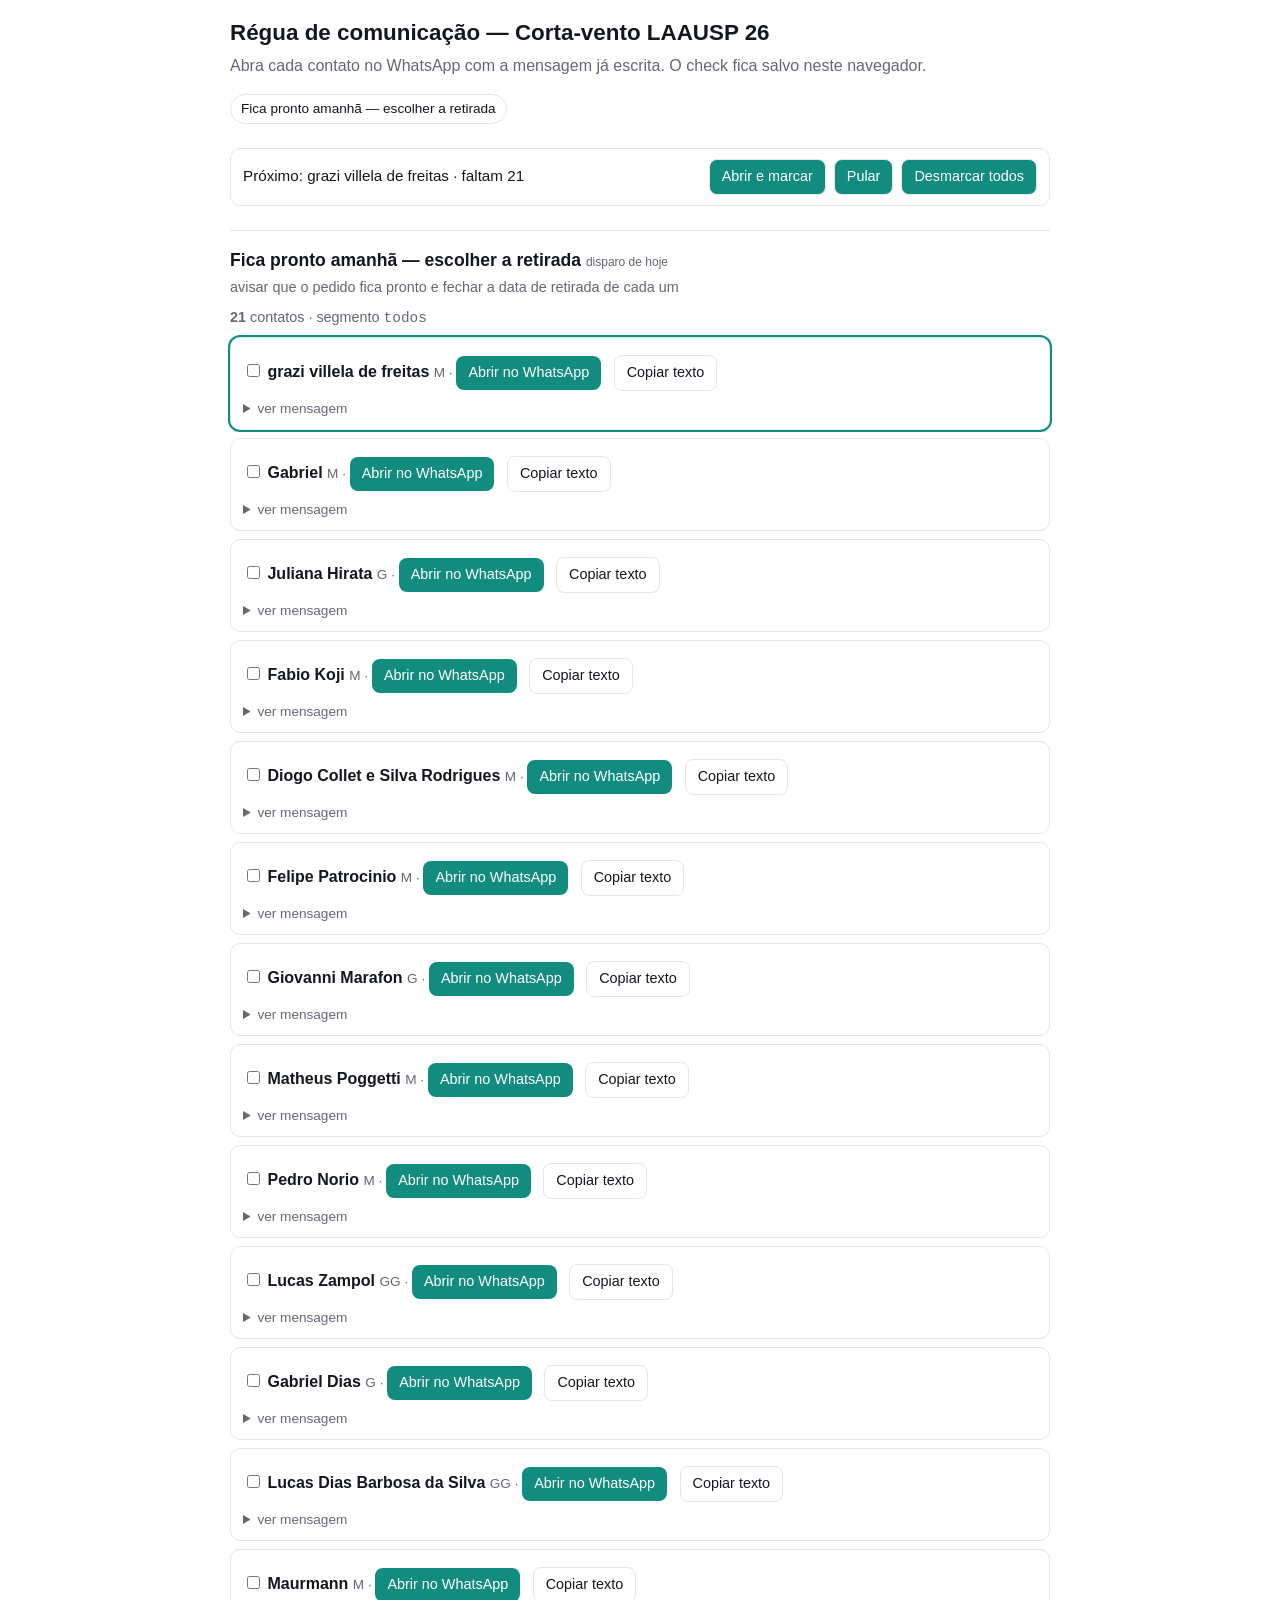
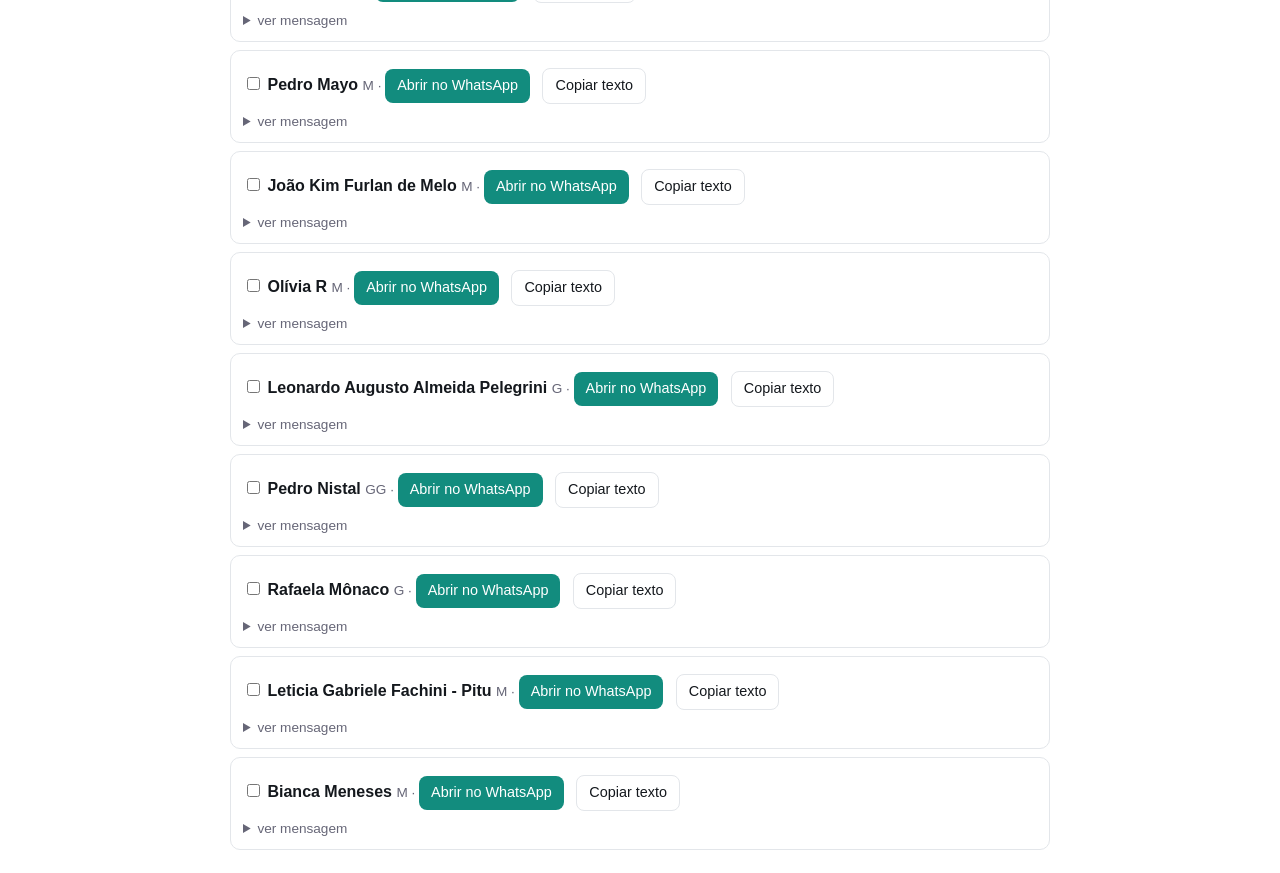
<file: saida/prevenda/painel.html>
<!doctype html>
<html lang="pt-BR">
<head>
<meta charset="utf-8">
<meta name="viewport" content="width=device-width, initial-scale=1">
<title>Régua de comunicação — Corta-vento LAAUSP 26</title>
<style>
  :root { color-scheme: light dark; --bg:#fff; --fg:#14181d; --linha:#e3e6ea; --acento:#128c7e; --suave:#667; }
  @media (prefers-color-scheme: dark) {
    :root { --bg:#14181d; --fg:#eef1f4; --linha:#2b3138; --acento:#25d366; --suave:#9aa4ae; }
  }
  * { box-sizing: border-box; }
  body { margin:0; padding:16px; background:var(--bg); color:var(--fg);
         font:16px/1.5 -apple-system,Segoe UI,Roboto,sans-serif; }
  main { max-width: 820px; margin: 0 auto; }
  h1 { font-size: 1.4rem; margin: 0 0 4px; }
  .sub { color: var(--suave); margin: 0 0 16px; }
  nav { display:flex; flex-wrap:wrap; gap:8px; margin-bottom:24px; }
  nav a { font-size:.85rem; padding:4px 10px; border:1px solid var(--linha);
           border-radius:999px; text-decoration:none; color:var(--fg); }
  .etapa { border-top:1px solid var(--linha); padding-top:16px; margin-top:24px; }
  h2 { font-size:1.1rem; margin:0 0 4px; }
  .tag { font-size:.75rem; color:var(--suave); font-weight:400; }
  .objetivo, .contagem { margin:0 0 8px; color:var(--suave); font-size:.9rem; }
  ul { list-style:none; padding:0; margin:0; }
  .contato { border:1px solid var(--linha); border-radius:10px; padding:10px 12px; margin-bottom:8px; }
  .contato.ok { opacity:.45; }
  .meta { color:var(--suave); font-size:.85rem; }
  .enviar { display:inline-block; margin:8px 0 0; padding:6px 12px; border-radius:8px;
             background:var(--acento); color:#fff; text-decoration:none; font-size:.9rem; }
  details { margin-top:8px; }
  summary { cursor:pointer; color:var(--suave); font-size:.85rem; }
  pre { white-space:pre-wrap; background:rgba(127,127,127,.1); padding:10px;
         border-radius:8px; font:14px/1.5 ui-monospace,monospace; }
  .vazio { color:var(--suave); font-size:.9rem; }
  #fila { position:sticky; top:0; z-index:9; display:flex; gap:8px; align-items:center;
           background:var(--bg); border:1px solid var(--linha); border-radius:10px;
           padding:10px 12px; margin-bottom:16px; }
  #fila-txt { flex:1; font-size:.95rem; }
  #fila button { font:inherit; font-size:.9rem; padding:6px 12px; border-radius:8px;
                  border:1px solid var(--linha); background:var(--acento); color:#fff; cursor:pointer; }
  #fila-pular { background:transparent; color:var(--fg); }
  .contato.proximo { outline:2px solid var(--acento); }
  .copiar { font:inherit; font-size:.9rem; margin-left:8px; padding:6px 12px; cursor:pointer;
             border:1px solid var(--linha); border-radius:8px; background:transparent; color:var(--fg); }
  #limpar { font:inherit; font-size:.85rem; margin-left:auto; padding:6px 10px; cursor:pointer;
             border:1px solid var(--linha); border-radius:8px; background:transparent; color:var(--fg); }
  .aviso { background:#ffb020; color:#3a2600; padding:8px 12px; border-radius:8px;
            font-size:.9rem; margin:0 0 10px; }
  .aviso code { background:rgba(0,0,0,.12); padding:1px 4px; border-radius:4px; }
  .bloqueada .enviar { background:#8b949e; }
</style>
</head>
<body>
<main>
  <h1>Régua de comunicação — Corta-vento LAAUSP 26</h1>
  <p class="sub">Abra cada contato no WhatsApp com a mensagem já escrita. O check fica salvo neste navegador.</p>
  <nav><a href="#retirada-escolha">Fica pronto amanhã — escolher a retirada</a></nav>
  <div id="fila">
    <span id="fila-txt">—</span>
    <button id="fila-btn">Abrir e marcar</button>
    <button id="fila-pular" title="Pular sem marcar">Pular</button>
    <button id="limpar" title="Desmarcar todos os enviados">Desmarcar todos</button>
  </div>
  <section class="etapa" id="retirada-escolha">
    <h2>Fica pronto amanhã — escolher a retirada <span class="tag">disparo de hoje</span></h2>
    
    <p class="objetivo">avisar que o pedido fica pronto e fechar a data de retirada de cada um</p>
    <p class="contagem"><b>21</b> contatos · segmento <code>todos</code></p>
    <ul>
      <li class="contato" data-chave="retirada-escolha::5511993095676">
        <label><input type="checkbox" class="feito"> <b>grazi villela de freitas</b>
          <span class="meta">M · </span></label>
        <a class="enviar" target="_blank" rel="noopener"
           href="https://wa.me/5511993095676?text=Oi%2C%20Grazi%21%20Aqui%20%C3%A9%20o%20Dias%2C%20da%20LAAUSP%20%F0%9F%A7%A1%F0%9F%92%99%0A%0ASeu%20%2ACorta-vento%20LAAUSP%2026%2A%20fica%20pronto%20%2Aamanh%C3%A3%2A%21%20%28tamanho%20%2AM%2A%2C%20%2AGrazi%20-%20Handebol%2A%29%0A%0AAgora%20%C3%A9%20s%C3%B3%20combinar%20a%20retirada.%20Qual%20dessas%20funciona%20melhor%20pra%20voc%C3%AA%3F%0A%0A%2A1%29%2A%20Ter%C3%A7a-feira%2C%20%C3%A0s%2020h%2C%20no%20CEPE%0A%2A2%29%2A%20Quinta-feira%2C%20%C3%A0s%2020h%2C%20no%20CEPE%0A%2A3%29%2A%20N%C3%A3o%20consigo%20em%20nenhuma%20das%20duas%20%E2%80%94%20a%20gente%20marca%20outro%20hor%C3%A1rio%0A%0AMe%20responde%20%2A1%2A%2C%20%2A2%2A%20ou%20%2A3%2A%20que%20eu%20j%C3%A1%20anoto%20na%20lista%20%F0%9F%A6%95%0ADias%20%E2%80%94%20LAAUSP">Abrir no WhatsApp</a>
        <button class="copiar" type="button">Copiar texto</button>
        <details><summary>ver mensagem</summary><pre>Oi, Grazi! Aqui é o Dias, da LAAUSP 🧡💙

Seu *Corta-vento LAAUSP 26* fica pronto *amanhã*! (tamanho *M*, *Grazi - Handebol*)

Agora é só combinar a retirada. Qual dessas funciona melhor pra você?

*1)* Terça-feira, às 20h, no CEPE
*2)* Quinta-feira, às 20h, no CEPE
*3)* Não consigo em nenhuma das duas — a gente marca outro horário

Me responde *1*, *2* ou *3* que eu já anoto na lista 🦕
Dias — LAAUSP</pre></details>
      </li>
      <li class="contato" data-chave="retirada-escolha::5511962239164">
        <label><input type="checkbox" class="feito"> <b>Gabriel</b>
          <span class="meta">M · </span></label>
        <a class="enviar" target="_blank" rel="noopener"
           href="https://wa.me/5511962239164?text=Oi%2C%20Gabriel%21%20Aqui%20%C3%A9%20o%20Dias%2C%20da%20LAAUSP%20%F0%9F%A7%A1%F0%9F%92%99%0A%0ASeu%20%2ACorta-vento%20LAAUSP%2026%2A%20fica%20pronto%20%2Aamanh%C3%A3%2A%21%20%28tamanho%20%2AM%2A%2C%20%2AHandebol%2A%29%0A%0AAgora%20%C3%A9%20s%C3%B3%20combinar%20a%20retirada.%20Qual%20dessas%20funciona%20melhor%20pra%20voc%C3%AA%3F%0A%0A%2A1%29%2A%20Ter%C3%A7a-feira%2C%20%C3%A0s%2020h%2C%20no%20CEPE%0A%2A2%29%2A%20Quinta-feira%2C%20%C3%A0s%2020h%2C%20no%20CEPE%0A%2A3%29%2A%20N%C3%A3o%20consigo%20em%20nenhuma%20das%20duas%20%E2%80%94%20a%20gente%20marca%20outro%20hor%C3%A1rio%0A%0AMe%20responde%20%2A1%2A%2C%20%2A2%2A%20ou%20%2A3%2A%20que%20eu%20j%C3%A1%20anoto%20na%20lista%20%F0%9F%A6%95%0ADias%20%E2%80%94%20LAAUSP">Abrir no WhatsApp</a>
        <button class="copiar" type="button">Copiar texto</button>
        <details><summary>ver mensagem</summary><pre>Oi, Gabriel! Aqui é o Dias, da LAAUSP 🧡💙

Seu *Corta-vento LAAUSP 26* fica pronto *amanhã*! (tamanho *M*, *Handebol*)

Agora é só combinar a retirada. Qual dessas funciona melhor pra você?

*1)* Terça-feira, às 20h, no CEPE
*2)* Quinta-feira, às 20h, no CEPE
*3)* Não consigo em nenhuma das duas — a gente marca outro horário

Me responde *1*, *2* ou *3* que eu já anoto na lista 🦕
Dias — LAAUSP</pre></details>
      </li>
      <li class="contato" data-chave="retirada-escolha::5511991906659">
        <label><input type="checkbox" class="feito"> <b>Juliana Hirata</b>
          <span class="meta">G · </span></label>
        <a class="enviar" target="_blank" rel="noopener"
           href="https://wa.me/5511991906659?text=Oi%2C%20Juliana%21%20Aqui%20%C3%A9%20o%20Dias%2C%20da%20LAAUSP%20%F0%9F%A7%A1%F0%9F%92%99%0A%0ASeu%20%2ACorta-vento%20LAAUSP%2026%2A%20fica%20pronto%20%2Aamanh%C3%A3%2A%21%20%28tamanho%20%2AG%2A%2C%20%2AJu%20Hirata%2A%29%0A%0AAgora%20%C3%A9%20s%C3%B3%20combinar%20a%20retirada.%20Qual%20dessas%20funciona%20melhor%20pra%20voc%C3%AA%3F%0A%0A%2A1%29%2A%20Ter%C3%A7a-feira%2C%20%C3%A0s%2020h%2C%20no%20CEPE%0A%2A2%29%2A%20Quinta-feira%2C%20%C3%A0s%2020h%2C%20no%20CEPE%0A%2A3%29%2A%20N%C3%A3o%20consigo%20em%20nenhuma%20das%20duas%20%E2%80%94%20a%20gente%20marca%20outro%20hor%C3%A1rio%0A%0AMe%20responde%20%2A1%2A%2C%20%2A2%2A%20ou%20%2A3%2A%20que%20eu%20j%C3%A1%20anoto%20na%20lista%20%F0%9F%A6%95%0ADias%20%E2%80%94%20LAAUSP">Abrir no WhatsApp</a>
        <button class="copiar" type="button">Copiar texto</button>
        <details><summary>ver mensagem</summary><pre>Oi, Juliana! Aqui é o Dias, da LAAUSP 🧡💙

Seu *Corta-vento LAAUSP 26* fica pronto *amanhã*! (tamanho *G*, *Ju Hirata*)

Agora é só combinar a retirada. Qual dessas funciona melhor pra você?

*1)* Terça-feira, às 20h, no CEPE
*2)* Quinta-feira, às 20h, no CEPE
*3)* Não consigo em nenhuma das duas — a gente marca outro horário

Me responde *1*, *2* ou *3* que eu já anoto na lista 🦕
Dias — LAAUSP</pre></details>
      </li>
      <li class="contato" data-chave="retirada-escolha::5511998382342">
        <label><input type="checkbox" class="feito"> <b>Fabio Koji</b>
          <span class="meta">M · </span></label>
        <a class="enviar" target="_blank" rel="noopener"
           href="https://wa.me/5511998382342?text=Oi%2C%20Fabio%21%20Aqui%20%C3%A9%20o%20Dias%2C%20da%20LAAUSP%20%F0%9F%A7%A1%F0%9F%92%99%0A%0ASeu%20%2ACorta-vento%20LAAUSP%2026%2A%20fica%20pronto%20%2Aamanh%C3%A3%2A%21%20%28tamanho%20%2AM%2A%2C%20%2AHandebol%2A%29%0A%0AAgora%20%C3%A9%20s%C3%B3%20combinar%20a%20retirada.%20Qual%20dessas%20funciona%20melhor%20pra%20voc%C3%AA%3F%0A%0A%2A1%29%2A%20Ter%C3%A7a-feira%2C%20%C3%A0s%2020h%2C%20no%20CEPE%0A%2A2%29%2A%20Quinta-feira%2C%20%C3%A0s%2020h%2C%20no%20CEPE%0A%2A3%29%2A%20N%C3%A3o%20consigo%20em%20nenhuma%20das%20duas%20%E2%80%94%20a%20gente%20marca%20outro%20hor%C3%A1rio%0A%0AMe%20responde%20%2A1%2A%2C%20%2A2%2A%20ou%20%2A3%2A%20que%20eu%20j%C3%A1%20anoto%20na%20lista%20%F0%9F%A6%95%0ADias%20%E2%80%94%20LAAUSP">Abrir no WhatsApp</a>
        <button class="copiar" type="button">Copiar texto</button>
        <details><summary>ver mensagem</summary><pre>Oi, Fabio! Aqui é o Dias, da LAAUSP 🧡💙

Seu *Corta-vento LAAUSP 26* fica pronto *amanhã*! (tamanho *M*, *Handebol*)

Agora é só combinar a retirada. Qual dessas funciona melhor pra você?

*1)* Terça-feira, às 20h, no CEPE
*2)* Quinta-feira, às 20h, no CEPE
*3)* Não consigo em nenhuma das duas — a gente marca outro horário

Me responde *1*, *2* ou *3* que eu já anoto na lista 🦕
Dias — LAAUSP</pre></details>
      </li>
      <li class="contato" data-chave="retirada-escolha::5511943633680">
        <label><input type="checkbox" class="feito"> <b>Diogo Collet e Silva Rodrigues</b>
          <span class="meta">M · </span></label>
        <a class="enviar" target="_blank" rel="noopener"
           href="https://wa.me/5511943633680?text=Oi%2C%20Diogo%21%20Aqui%20%C3%A9%20o%20Dias%2C%20da%20LAAUSP%20%F0%9F%A7%A1%F0%9F%92%99%0A%0ASeu%20%2ACorta-vento%20LAAUSP%2026%2A%20fica%20pronto%20%2Aamanh%C3%A3%2A%21%20%28tamanho%20%2AM%2A%2C%20%2AHandebol%2A%29%0A%0AAgora%20%C3%A9%20s%C3%B3%20combinar%20a%20retirada.%20Qual%20dessas%20funciona%20melhor%20pra%20voc%C3%AA%3F%0A%0A%2A1%29%2A%20Ter%C3%A7a-feira%2C%20%C3%A0s%2020h%2C%20no%20CEPE%0A%2A2%29%2A%20Quinta-feira%2C%20%C3%A0s%2020h%2C%20no%20CEPE%0A%2A3%29%2A%20N%C3%A3o%20consigo%20em%20nenhuma%20das%20duas%20%E2%80%94%20a%20gente%20marca%20outro%20hor%C3%A1rio%0A%0AMe%20responde%20%2A1%2A%2C%20%2A2%2A%20ou%20%2A3%2A%20que%20eu%20j%C3%A1%20anoto%20na%20lista%20%F0%9F%A6%95%0ADias%20%E2%80%94%20LAAUSP">Abrir no WhatsApp</a>
        <button class="copiar" type="button">Copiar texto</button>
        <details><summary>ver mensagem</summary><pre>Oi, Diogo! Aqui é o Dias, da LAAUSP 🧡💙

Seu *Corta-vento LAAUSP 26* fica pronto *amanhã*! (tamanho *M*, *Handebol*)

Agora é só combinar a retirada. Qual dessas funciona melhor pra você?

*1)* Terça-feira, às 20h, no CEPE
*2)* Quinta-feira, às 20h, no CEPE
*3)* Não consigo em nenhuma das duas — a gente marca outro horário

Me responde *1*, *2* ou *3* que eu já anoto na lista 🦕
Dias — LAAUSP</pre></details>
      </li>
      <li class="contato" data-chave="retirada-escolha::5511996515688">
        <label><input type="checkbox" class="feito"> <b>Felipe Patrocinio</b>
          <span class="meta">M · </span></label>
        <a class="enviar" target="_blank" rel="noopener"
           href="https://wa.me/5511996515688?text=Oi%2C%20Felipe%21%20Aqui%20%C3%A9%20o%20Dias%2C%20da%20LAAUSP%20%F0%9F%A7%A1%F0%9F%92%99%0A%0ASeu%20%2ACorta-vento%20LAAUSP%2026%2A%20fica%20pronto%20%2Aamanh%C3%A3%2A%21%20%28tamanho%20%2AM%2A%2C%20%2AHandebol%2A%29%0A%0AAgora%20%C3%A9%20s%C3%B3%20combinar%20a%20retirada.%20Qual%20dessas%20funciona%20melhor%20pra%20voc%C3%AA%3F%0A%0A%2A1%29%2A%20Ter%C3%A7a-feira%2C%20%C3%A0s%2020h%2C%20no%20CEPE%0A%2A2%29%2A%20Quinta-feira%2C%20%C3%A0s%2020h%2C%20no%20CEPE%0A%2A3%29%2A%20N%C3%A3o%20consigo%20em%20nenhuma%20das%20duas%20%E2%80%94%20a%20gente%20marca%20outro%20hor%C3%A1rio%0A%0AMe%20responde%20%2A1%2A%2C%20%2A2%2A%20ou%20%2A3%2A%20que%20eu%20j%C3%A1%20anoto%20na%20lista%20%F0%9F%A6%95%0ADias%20%E2%80%94%20LAAUSP">Abrir no WhatsApp</a>
        <button class="copiar" type="button">Copiar texto</button>
        <details><summary>ver mensagem</summary><pre>Oi, Felipe! Aqui é o Dias, da LAAUSP 🧡💙

Seu *Corta-vento LAAUSP 26* fica pronto *amanhã*! (tamanho *M*, *Handebol*)

Agora é só combinar a retirada. Qual dessas funciona melhor pra você?

*1)* Terça-feira, às 20h, no CEPE
*2)* Quinta-feira, às 20h, no CEPE
*3)* Não consigo em nenhuma das duas — a gente marca outro horário

Me responde *1*, *2* ou *3* que eu já anoto na lista 🦕
Dias — LAAUSP</pre></details>
      </li>
      <li class="contato" data-chave="retirada-escolha::5511974412205">
        <label><input type="checkbox" class="feito"> <b>Giovanni Marafon</b>
          <span class="meta">G · </span></label>
        <a class="enviar" target="_blank" rel="noopener"
           href="https://wa.me/5511974412205?text=Oi%2C%20Giovanni%21%20Aqui%20%C3%A9%20o%20Dias%2C%20da%20LAAUSP%20%F0%9F%A7%A1%F0%9F%92%99%0A%0ASeu%20%2ACorta-vento%20LAAUSP%2026%2A%20fica%20pronto%20%2Aamanh%C3%A3%2A%21%20%28tamanho%20%2AG%2A%2C%20sem%20personaliza%C3%A7%C3%A3o%29%0A%0AAgora%20%C3%A9%20s%C3%B3%20combinar%20a%20retirada.%20Qual%20dessas%20funciona%20melhor%20pra%20voc%C3%AA%3F%0A%0A%2A1%29%2A%20Ter%C3%A7a-feira%2C%20%C3%A0s%2020h%2C%20no%20CEPE%0A%2A2%29%2A%20Quinta-feira%2C%20%C3%A0s%2020h%2C%20no%20CEPE%0A%2A3%29%2A%20N%C3%A3o%20consigo%20em%20nenhuma%20das%20duas%20%E2%80%94%20a%20gente%20marca%20outro%20hor%C3%A1rio%0A%0AMe%20responde%20%2A1%2A%2C%20%2A2%2A%20ou%20%2A3%2A%20que%20eu%20j%C3%A1%20anoto%20na%20lista%20%F0%9F%A6%95%0ADias%20%E2%80%94%20LAAUSP">Abrir no WhatsApp</a>
        <button class="copiar" type="button">Copiar texto</button>
        <details><summary>ver mensagem</summary><pre>Oi, Giovanni! Aqui é o Dias, da LAAUSP 🧡💙

Seu *Corta-vento LAAUSP 26* fica pronto *amanhã*! (tamanho *G*, sem personalização)

Agora é só combinar a retirada. Qual dessas funciona melhor pra você?

*1)* Terça-feira, às 20h, no CEPE
*2)* Quinta-feira, às 20h, no CEPE
*3)* Não consigo em nenhuma das duas — a gente marca outro horário

Me responde *1*, *2* ou *3* que eu já anoto na lista 🦕
Dias — LAAUSP</pre></details>
      </li>
      <li class="contato" data-chave="retirada-escolha::5519996966444">
        <label><input type="checkbox" class="feito"> <b>Matheus Poggetti</b>
          <span class="meta">M · </span></label>
        <a class="enviar" target="_blank" rel="noopener"
           href="https://wa.me/5519996966444?text=Oi%2C%20Matheus%21%20Aqui%20%C3%A9%20o%20Dias%2C%20da%20LAAUSP%20%F0%9F%A7%A1%F0%9F%92%99%0A%0ASeu%20%2ACorta-vento%20LAAUSP%2026%2A%20fica%20pronto%20%2Aamanh%C3%A3%2A%21%20%28tamanho%20%2AM%2A%2C%20%2AGetti%20-%20Handebol%2A%29%0A%0AAgora%20%C3%A9%20s%C3%B3%20combinar%20a%20retirada.%20Qual%20dessas%20funciona%20melhor%20pra%20voc%C3%AA%3F%0A%0A%2A1%29%2A%20Ter%C3%A7a-feira%2C%20%C3%A0s%2020h%2C%20no%20CEPE%0A%2A2%29%2A%20Quinta-feira%2C%20%C3%A0s%2020h%2C%20no%20CEPE%0A%2A3%29%2A%20N%C3%A3o%20consigo%20em%20nenhuma%20das%20duas%20%E2%80%94%20a%20gente%20marca%20outro%20hor%C3%A1rio%0A%0AMe%20responde%20%2A1%2A%2C%20%2A2%2A%20ou%20%2A3%2A%20que%20eu%20j%C3%A1%20anoto%20na%20lista%20%F0%9F%A6%95%0ADias%20%E2%80%94%20LAAUSP">Abrir no WhatsApp</a>
        <button class="copiar" type="button">Copiar texto</button>
        <details><summary>ver mensagem</summary><pre>Oi, Matheus! Aqui é o Dias, da LAAUSP 🧡💙

Seu *Corta-vento LAAUSP 26* fica pronto *amanhã*! (tamanho *M*, *Getti - Handebol*)

Agora é só combinar a retirada. Qual dessas funciona melhor pra você?

*1)* Terça-feira, às 20h, no CEPE
*2)* Quinta-feira, às 20h, no CEPE
*3)* Não consigo em nenhuma das duas — a gente marca outro horário

Me responde *1*, *2* ou *3* que eu já anoto na lista 🦕
Dias — LAAUSP</pre></details>
      </li>
      <li class="contato" data-chave="retirada-escolha::5511999467961">
        <label><input type="checkbox" class="feito"> <b>Pedro Norio</b>
          <span class="meta">M · </span></label>
        <a class="enviar" target="_blank" rel="noopener"
           href="https://wa.me/5511999467961?text=Oi%2C%20Pedro%21%20Aqui%20%C3%A9%20o%20Dias%2C%20da%20LAAUSP%20%F0%9F%A7%A1%F0%9F%92%99%0A%0ASeu%20%2ACorta-vento%20LAAUSP%2026%2A%20fica%20pronto%20%2Aamanh%C3%A3%2A%21%20%28tamanho%20%2AM%2A%2C%20%2ANorio%20-%20Handebol%2A%29%0A%0AAgora%20%C3%A9%20s%C3%B3%20combinar%20a%20retirada.%20Qual%20dessas%20funciona%20melhor%20pra%20voc%C3%AA%3F%0A%0A%2A1%29%2A%20Ter%C3%A7a-feira%2C%20%C3%A0s%2020h%2C%20no%20CEPE%0A%2A2%29%2A%20Quinta-feira%2C%20%C3%A0s%2020h%2C%20no%20CEPE%0A%2A3%29%2A%20N%C3%A3o%20consigo%20em%20nenhuma%20das%20duas%20%E2%80%94%20a%20gente%20marca%20outro%20hor%C3%A1rio%0A%0AMe%20responde%20%2A1%2A%2C%20%2A2%2A%20ou%20%2A3%2A%20que%20eu%20j%C3%A1%20anoto%20na%20lista%20%F0%9F%A6%95%0ADias%20%E2%80%94%20LAAUSP">Abrir no WhatsApp</a>
        <button class="copiar" type="button">Copiar texto</button>
        <details><summary>ver mensagem</summary><pre>Oi, Pedro! Aqui é o Dias, da LAAUSP 🧡💙

Seu *Corta-vento LAAUSP 26* fica pronto *amanhã*! (tamanho *M*, *Norio - Handebol*)

Agora é só combinar a retirada. Qual dessas funciona melhor pra você?

*1)* Terça-feira, às 20h, no CEPE
*2)* Quinta-feira, às 20h, no CEPE
*3)* Não consigo em nenhuma das duas — a gente marca outro horário

Me responde *1*, *2* ou *3* que eu já anoto na lista 🦕
Dias — LAAUSP</pre></details>
      </li>
      <li class="contato" data-chave="retirada-escolha::5511965868383">
        <label><input type="checkbox" class="feito"> <b>Lucas Zampol</b>
          <span class="meta">GG · </span></label>
        <a class="enviar" target="_blank" rel="noopener"
           href="https://wa.me/5511965868383?text=Oi%2C%20Lucas%21%20Aqui%20%C3%A9%20o%20Dias%2C%20da%20LAAUSP%20%F0%9F%A7%A1%F0%9F%92%99%0A%0ASeu%20%2ACorta-vento%20LAAUSP%2026%2A%20fica%20pronto%20%2Aamanh%C3%A3%2A%21%20%28tamanho%20%2AGG%2A%2C%20%2AHandebol%2A%29%0A%0AAgora%20%C3%A9%20s%C3%B3%20combinar%20a%20retirada.%20Qual%20dessas%20funciona%20melhor%20pra%20voc%C3%AA%3F%0A%0A%2A1%29%2A%20Ter%C3%A7a-feira%2C%20%C3%A0s%2020h%2C%20no%20CEPE%0A%2A2%29%2A%20Quinta-feira%2C%20%C3%A0s%2020h%2C%20no%20CEPE%0A%2A3%29%2A%20N%C3%A3o%20consigo%20em%20nenhuma%20das%20duas%20%E2%80%94%20a%20gente%20marca%20outro%20hor%C3%A1rio%0A%0AMe%20responde%20%2A1%2A%2C%20%2A2%2A%20ou%20%2A3%2A%20que%20eu%20j%C3%A1%20anoto%20na%20lista%20%F0%9F%A6%95%0ADias%20%E2%80%94%20LAAUSP">Abrir no WhatsApp</a>
        <button class="copiar" type="button">Copiar texto</button>
        <details><summary>ver mensagem</summary><pre>Oi, Lucas! Aqui é o Dias, da LAAUSP 🧡💙

Seu *Corta-vento LAAUSP 26* fica pronto *amanhã*! (tamanho *GG*, *Handebol*)

Agora é só combinar a retirada. Qual dessas funciona melhor pra você?

*1)* Terça-feira, às 20h, no CEPE
*2)* Quinta-feira, às 20h, no CEPE
*3)* Não consigo em nenhuma das duas — a gente marca outro horário

Me responde *1*, *2* ou *3* que eu já anoto na lista 🦕
Dias — LAAUSP</pre></details>
      </li>
      <li class="contato" data-chave="retirada-escolha::5511941859506">
        <label><input type="checkbox" class="feito"> <b>Gabriel Dias</b>
          <span class="meta">G · </span></label>
        <a class="enviar" target="_blank" rel="noopener"
           href="https://wa.me/5511941859506?text=Oi%2C%20Gabriel%21%20Aqui%20%C3%A9%20o%20Dias%2C%20da%20LAAUSP%20%F0%9F%A7%A1%F0%9F%92%99%0A%0ASeu%20%2ACorta-vento%20LAAUSP%2026%2A%20fica%20pronto%20%2Aamanh%C3%A3%2A%21%20%28tamanho%20%2AG%2A%2C%20%2AHandebol%2A%29%0A%0AAgora%20%C3%A9%20s%C3%B3%20combinar%20a%20retirada.%20Qual%20dessas%20funciona%20melhor%20pra%20voc%C3%AA%3F%0A%0A%2A1%29%2A%20Ter%C3%A7a-feira%2C%20%C3%A0s%2020h%2C%20no%20CEPE%0A%2A2%29%2A%20Quinta-feira%2C%20%C3%A0s%2020h%2C%20no%20CEPE%0A%2A3%29%2A%20N%C3%A3o%20consigo%20em%20nenhuma%20das%20duas%20%E2%80%94%20a%20gente%20marca%20outro%20hor%C3%A1rio%0A%0AMe%20responde%20%2A1%2A%2C%20%2A2%2A%20ou%20%2A3%2A%20que%20eu%20j%C3%A1%20anoto%20na%20lista%20%F0%9F%A6%95%0ADias%20%E2%80%94%20LAAUSP">Abrir no WhatsApp</a>
        <button class="copiar" type="button">Copiar texto</button>
        <details><summary>ver mensagem</summary><pre>Oi, Gabriel! Aqui é o Dias, da LAAUSP 🧡💙

Seu *Corta-vento LAAUSP 26* fica pronto *amanhã*! (tamanho *G*, *Handebol*)

Agora é só combinar a retirada. Qual dessas funciona melhor pra você?

*1)* Terça-feira, às 20h, no CEPE
*2)* Quinta-feira, às 20h, no CEPE
*3)* Não consigo em nenhuma das duas — a gente marca outro horário

Me responde *1*, *2* ou *3* que eu já anoto na lista 🦕
Dias — LAAUSP</pre></details>
      </li>
      <li class="contato" data-chave="retirada-escolha::5511983864963">
        <label><input type="checkbox" class="feito"> <b>Lucas Dias Barbosa da Silva</b>
          <span class="meta">GG · </span></label>
        <a class="enviar" target="_blank" rel="noopener"
           href="https://wa.me/5511983864963?text=Oi%2C%20Lucas%21%20Aqui%20%C3%A9%20o%20Dias%2C%20da%20LAAUSP%20%F0%9F%A7%A1%F0%9F%92%99%0A%0ASeu%20%2ACorta-vento%20LAAUSP%2026%2A%20fica%20pronto%20%2Aamanh%C3%A3%2A%21%20%28tamanho%20%2AGG%2A%2C%20%2AHandebol%2A%29%0A%0AAgora%20%C3%A9%20s%C3%B3%20combinar%20a%20retirada.%20Qual%20dessas%20funciona%20melhor%20pra%20voc%C3%AA%3F%0A%0A%2A1%29%2A%20Ter%C3%A7a-feira%2C%20%C3%A0s%2020h%2C%20no%20CEPE%0A%2A2%29%2A%20Quinta-feira%2C%20%C3%A0s%2020h%2C%20no%20CEPE%0A%2A3%29%2A%20N%C3%A3o%20consigo%20em%20nenhuma%20das%20duas%20%E2%80%94%20a%20gente%20marca%20outro%20hor%C3%A1rio%0A%0AMe%20responde%20%2A1%2A%2C%20%2A2%2A%20ou%20%2A3%2A%20que%20eu%20j%C3%A1%20anoto%20na%20lista%20%F0%9F%A6%95%0ADias%20%E2%80%94%20LAAUSP">Abrir no WhatsApp</a>
        <button class="copiar" type="button">Copiar texto</button>
        <details><summary>ver mensagem</summary><pre>Oi, Lucas! Aqui é o Dias, da LAAUSP 🧡💙

Seu *Corta-vento LAAUSP 26* fica pronto *amanhã*! (tamanho *GG*, *Handebol*)

Agora é só combinar a retirada. Qual dessas funciona melhor pra você?

*1)* Terça-feira, às 20h, no CEPE
*2)* Quinta-feira, às 20h, no CEPE
*3)* Não consigo em nenhuma das duas — a gente marca outro horário

Me responde *1*, *2* ou *3* que eu já anoto na lista 🦕
Dias — LAAUSP</pre></details>
      </li>
      <li class="contato" data-chave="retirada-escolha::5524992647679">
        <label><input type="checkbox" class="feito"> <b>Maurmann</b>
          <span class="meta">M · </span></label>
        <a class="enviar" target="_blank" rel="noopener"
           href="https://wa.me/5524992647679?text=Oi%2C%20Maurmann%21%20Aqui%20%C3%A9%20o%20Dias%2C%20da%20LAAUSP%20%F0%9F%A7%A1%F0%9F%92%99%0A%0ASeu%20%2ACorta-vento%20LAAUSP%2026%2A%20fica%20pronto%20%2Aamanh%C3%A3%2A%21%20%28tamanho%20%2AM%2A%2C%20%2AHandebol%2A%29%0A%0AAgora%20%C3%A9%20s%C3%B3%20combinar%20a%20retirada.%20Qual%20dessas%20funciona%20melhor%20pra%20voc%C3%AA%3F%0A%0A%2A1%29%2A%20Ter%C3%A7a-feira%2C%20%C3%A0s%2020h%2C%20no%20CEPE%0A%2A2%29%2A%20Quinta-feira%2C%20%C3%A0s%2020h%2C%20no%20CEPE%0A%2A3%29%2A%20N%C3%A3o%20consigo%20em%20nenhuma%20das%20duas%20%E2%80%94%20a%20gente%20marca%20outro%20hor%C3%A1rio%0A%0AMe%20responde%20%2A1%2A%2C%20%2A2%2A%20ou%20%2A3%2A%20que%20eu%20j%C3%A1%20anoto%20na%20lista%20%F0%9F%A6%95%0ADias%20%E2%80%94%20LAAUSP">Abrir no WhatsApp</a>
        <button class="copiar" type="button">Copiar texto</button>
        <details><summary>ver mensagem</summary><pre>Oi, Maurmann! Aqui é o Dias, da LAAUSP 🧡💙

Seu *Corta-vento LAAUSP 26* fica pronto *amanhã*! (tamanho *M*, *Handebol*)

Agora é só combinar a retirada. Qual dessas funciona melhor pra você?

*1)* Terça-feira, às 20h, no CEPE
*2)* Quinta-feira, às 20h, no CEPE
*3)* Não consigo em nenhuma das duas — a gente marca outro horário

Me responde *1*, *2* ou *3* que eu já anoto na lista 🦕
Dias — LAAUSP</pre></details>
      </li>
      <li class="contato" data-chave="retirada-escolha::5511992725415">
        <label><input type="checkbox" class="feito"> <b>Pedro Mayo</b>
          <span class="meta">M · </span></label>
        <a class="enviar" target="_blank" rel="noopener"
           href="https://wa.me/5511992725415?text=Oi%2C%20Pedro%21%20Aqui%20%C3%A9%20o%20Dias%2C%20da%20LAAUSP%20%F0%9F%A7%A1%F0%9F%92%99%0A%0ASeu%20%2ACorta-vento%20LAAUSP%2026%2A%20fica%20pronto%20%2Aamanh%C3%A3%2A%21%20%28tamanho%20%2AM%2A%2C%20%2AHandebol%2A%29%0A%0AAgora%20%C3%A9%20s%C3%B3%20combinar%20a%20retirada.%20Qual%20dessas%20funciona%20melhor%20pra%20voc%C3%AA%3F%0A%0A%2A1%29%2A%20Ter%C3%A7a-feira%2C%20%C3%A0s%2020h%2C%20no%20CEPE%0A%2A2%29%2A%20Quinta-feira%2C%20%C3%A0s%2020h%2C%20no%20CEPE%0A%2A3%29%2A%20N%C3%A3o%20consigo%20em%20nenhuma%20das%20duas%20%E2%80%94%20a%20gente%20marca%20outro%20hor%C3%A1rio%0A%0AMe%20responde%20%2A1%2A%2C%20%2A2%2A%20ou%20%2A3%2A%20que%20eu%20j%C3%A1%20anoto%20na%20lista%20%F0%9F%A6%95%0ADias%20%E2%80%94%20LAAUSP">Abrir no WhatsApp</a>
        <button class="copiar" type="button">Copiar texto</button>
        <details><summary>ver mensagem</summary><pre>Oi, Pedro! Aqui é o Dias, da LAAUSP 🧡💙

Seu *Corta-vento LAAUSP 26* fica pronto *amanhã*! (tamanho *M*, *Handebol*)

Agora é só combinar a retirada. Qual dessas funciona melhor pra você?

*1)* Terça-feira, às 20h, no CEPE
*2)* Quinta-feira, às 20h, no CEPE
*3)* Não consigo em nenhuma das duas — a gente marca outro horário

Me responde *1*, *2* ou *3* que eu já anoto na lista 🦕
Dias — LAAUSP</pre></details>
      </li>
      <li class="contato" data-chave="retirada-escolha::5511950303404">
        <label><input type="checkbox" class="feito"> <b>João Kim Furlan de Melo</b>
          <span class="meta">M · </span></label>
        <a class="enviar" target="_blank" rel="noopener"
           href="https://wa.me/5511950303404?text=Oi%2C%20Jo%C3%A3o%21%20Aqui%20%C3%A9%20o%20Dias%2C%20da%20LAAUSP%20%F0%9F%A7%A1%F0%9F%92%99%0A%0ASeu%20%2ACorta-vento%20LAAUSP%2026%2A%20fica%20pronto%20%2Aamanh%C3%A3%2A%21%20%28tamanho%20%2AM%2A%2C%20%2AHandebol%2A%29%0A%0AAgora%20%C3%A9%20s%C3%B3%20combinar%20a%20retirada.%20Qual%20dessas%20funciona%20melhor%20pra%20voc%C3%AA%3F%0A%0A%2A1%29%2A%20Ter%C3%A7a-feira%2C%20%C3%A0s%2020h%2C%20no%20CEPE%0A%2A2%29%2A%20Quinta-feira%2C%20%C3%A0s%2020h%2C%20no%20CEPE%0A%2A3%29%2A%20N%C3%A3o%20consigo%20em%20nenhuma%20das%20duas%20%E2%80%94%20a%20gente%20marca%20outro%20hor%C3%A1rio%0A%0AMe%20responde%20%2A1%2A%2C%20%2A2%2A%20ou%20%2A3%2A%20que%20eu%20j%C3%A1%20anoto%20na%20lista%20%F0%9F%A6%95%0ADias%20%E2%80%94%20LAAUSP">Abrir no WhatsApp</a>
        <button class="copiar" type="button">Copiar texto</button>
        <details><summary>ver mensagem</summary><pre>Oi, João! Aqui é o Dias, da LAAUSP 🧡💙

Seu *Corta-vento LAAUSP 26* fica pronto *amanhã*! (tamanho *M*, *Handebol*)

Agora é só combinar a retirada. Qual dessas funciona melhor pra você?

*1)* Terça-feira, às 20h, no CEPE
*2)* Quinta-feira, às 20h, no CEPE
*3)* Não consigo em nenhuma das duas — a gente marca outro horário

Me responde *1*, *2* ou *3* que eu já anoto na lista 🦕
Dias — LAAUSP</pre></details>
      </li>
      <li class="contato" data-chave="retirada-escolha::5511982769421">
        <label><input type="checkbox" class="feito"> <b>Olívia R</b>
          <span class="meta">M · </span></label>
        <a class="enviar" target="_blank" rel="noopener"
           href="https://wa.me/5511982769421?text=Oi%2C%20Ol%C3%ADvia%21%20Aqui%20%C3%A9%20o%20Dias%2C%20da%20LAAUSP%20%F0%9F%A7%A1%F0%9F%92%99%0A%0ASeu%20%2ACorta-vento%20LAAUSP%2026%2A%20fica%20pronto%20%2Aamanh%C3%A3%2A%21%20%28tamanho%20%2AM%2A%2C%20%2ALAAUSP26%2A%29%0A%0AAgora%20%C3%A9%20s%C3%B3%20combinar%20a%20retirada.%20Qual%20dessas%20funciona%20melhor%20pra%20voc%C3%AA%3F%0A%0A%2A1%29%2A%20Ter%C3%A7a-feira%2C%20%C3%A0s%2020h%2C%20no%20CEPE%0A%2A2%29%2A%20Quinta-feira%2C%20%C3%A0s%2020h%2C%20no%20CEPE%0A%2A3%29%2A%20N%C3%A3o%20consigo%20em%20nenhuma%20das%20duas%20%E2%80%94%20a%20gente%20marca%20outro%20hor%C3%A1rio%0A%0AMe%20responde%20%2A1%2A%2C%20%2A2%2A%20ou%20%2A3%2A%20que%20eu%20j%C3%A1%20anoto%20na%20lista%20%F0%9F%A6%95%0ADias%20%E2%80%94%20LAAUSP">Abrir no WhatsApp</a>
        <button class="copiar" type="button">Copiar texto</button>
        <details><summary>ver mensagem</summary><pre>Oi, Olívia! Aqui é o Dias, da LAAUSP 🧡💙

Seu *Corta-vento LAAUSP 26* fica pronto *amanhã*! (tamanho *M*, *LAAUSP26*)

Agora é só combinar a retirada. Qual dessas funciona melhor pra você?

*1)* Terça-feira, às 20h, no CEPE
*2)* Quinta-feira, às 20h, no CEPE
*3)* Não consigo em nenhuma das duas — a gente marca outro horário

Me responde *1*, *2* ou *3* que eu já anoto na lista 🦕
Dias — LAAUSP</pre></details>
      </li>
      <li class="contato" data-chave="retirada-escolha::5511919805065">
        <label><input type="checkbox" class="feito"> <b>Leonardo Augusto Almeida Pelegrini</b>
          <span class="meta">G · </span></label>
        <a class="enviar" target="_blank" rel="noopener"
           href="https://wa.me/5511919805065?text=Oi%2C%20Leonardo%21%20Aqui%20%C3%A9%20o%20Dias%2C%20da%20LAAUSP%20%F0%9F%A7%A1%F0%9F%92%99%0A%0ASeu%20%2ACorta-vento%20LAAUSP%2026%2A%20fica%20pronto%20%2Aamanh%C3%A3%2A%21%20%28tamanho%20%2AG%2A%2C%20%2APelegrini%20-%20LAAUSP%2026%2A%29%0A%0AAgora%20%C3%A9%20s%C3%B3%20combinar%20a%20retirada.%20Qual%20dessas%20funciona%20melhor%20pra%20voc%C3%AA%3F%0A%0A%2A1%29%2A%20Ter%C3%A7a-feira%2C%20%C3%A0s%2020h%2C%20no%20CEPE%0A%2A2%29%2A%20Quinta-feira%2C%20%C3%A0s%2020h%2C%20no%20CEPE%0A%2A3%29%2A%20N%C3%A3o%20consigo%20em%20nenhuma%20das%20duas%20%E2%80%94%20a%20gente%20marca%20outro%20hor%C3%A1rio%0A%0AMe%20responde%20%2A1%2A%2C%20%2A2%2A%20ou%20%2A3%2A%20que%20eu%20j%C3%A1%20anoto%20na%20lista%20%F0%9F%A6%95%0ADias%20%E2%80%94%20LAAUSP">Abrir no WhatsApp</a>
        <button class="copiar" type="button">Copiar texto</button>
        <details><summary>ver mensagem</summary><pre>Oi, Leonardo! Aqui é o Dias, da LAAUSP 🧡💙

Seu *Corta-vento LAAUSP 26* fica pronto *amanhã*! (tamanho *G*, *Pelegrini - LAAUSP 26*)

Agora é só combinar a retirada. Qual dessas funciona melhor pra você?

*1)* Terça-feira, às 20h, no CEPE
*2)* Quinta-feira, às 20h, no CEPE
*3)* Não consigo em nenhuma das duas — a gente marca outro horário

Me responde *1*, *2* ou *3* que eu já anoto na lista 🦕
Dias — LAAUSP</pre></details>
      </li>
      <li class="contato" data-chave="retirada-escolha::5511995657942">
        <label><input type="checkbox" class="feito"> <b>Pedro Nistal</b>
          <span class="meta">GG · </span></label>
        <a class="enviar" target="_blank" rel="noopener"
           href="https://wa.me/5511995657942?text=Oi%2C%20Pedro%21%20Aqui%20%C3%A9%20o%20Dias%2C%20da%20LAAUSP%20%F0%9F%A7%A1%F0%9F%92%99%0A%0ASeu%20%2ACorta-vento%20LAAUSP%2026%2A%20fica%20pronto%20%2Aamanh%C3%A3%2A%21%20%28tamanho%20%2AGG%2A%2C%20%2ANistal%20-%20Handebol%2A%29%0A%0AAgora%20%C3%A9%20s%C3%B3%20combinar%20a%20retirada.%20Qual%20dessas%20funciona%20melhor%20pra%20voc%C3%AA%3F%0A%0A%2A1%29%2A%20Ter%C3%A7a-feira%2C%20%C3%A0s%2020h%2C%20no%20CEPE%0A%2A2%29%2A%20Quinta-feira%2C%20%C3%A0s%2020h%2C%20no%20CEPE%0A%2A3%29%2A%20N%C3%A3o%20consigo%20em%20nenhuma%20das%20duas%20%E2%80%94%20a%20gente%20marca%20outro%20hor%C3%A1rio%0A%0AMe%20responde%20%2A1%2A%2C%20%2A2%2A%20ou%20%2A3%2A%20que%20eu%20j%C3%A1%20anoto%20na%20lista%20%F0%9F%A6%95%0ADias%20%E2%80%94%20LAAUSP">Abrir no WhatsApp</a>
        <button class="copiar" type="button">Copiar texto</button>
        <details><summary>ver mensagem</summary><pre>Oi, Pedro! Aqui é o Dias, da LAAUSP 🧡💙

Seu *Corta-vento LAAUSP 26* fica pronto *amanhã*! (tamanho *GG*, *Nistal - Handebol*)

Agora é só combinar a retirada. Qual dessas funciona melhor pra você?

*1)* Terça-feira, às 20h, no CEPE
*2)* Quinta-feira, às 20h, no CEPE
*3)* Não consigo em nenhuma das duas — a gente marca outro horário

Me responde *1*, *2* ou *3* que eu já anoto na lista 🦕
Dias — LAAUSP</pre></details>
      </li>
      <li class="contato" data-chave="retirada-escolha::5511995516690">
        <label><input type="checkbox" class="feito"> <b>Rafaela Mônaco</b>
          <span class="meta">G · </span></label>
        <a class="enviar" target="_blank" rel="noopener"
           href="https://wa.me/5511995516690?text=Oi%2C%20Rafaela%21%20Aqui%20%C3%A9%20o%20Dias%2C%20da%20LAAUSP%20%F0%9F%A7%A1%F0%9F%92%99%0A%0ASeu%20%2ACorta-vento%20LAAUSP%2026%2A%20fica%20pronto%20%2Aamanh%C3%A3%2A%21%20%28tamanho%20%2AG%2A%2C%20%2AVOLEIBOL%2A%29%0A%0AAgora%20%C3%A9%20s%C3%B3%20combinar%20a%20retirada.%20Qual%20dessas%20funciona%20melhor%20pra%20voc%C3%AA%3F%0A%0A%2A1%29%2A%20Ter%C3%A7a-feira%2C%20%C3%A0s%2020h%2C%20no%20CEPE%0A%2A2%29%2A%20Quinta-feira%2C%20%C3%A0s%2020h%2C%20no%20CEPE%0A%2A3%29%2A%20N%C3%A3o%20consigo%20em%20nenhuma%20das%20duas%20%E2%80%94%20a%20gente%20marca%20outro%20hor%C3%A1rio%0A%0AMe%20responde%20%2A1%2A%2C%20%2A2%2A%20ou%20%2A3%2A%20que%20eu%20j%C3%A1%20anoto%20na%20lista%20%F0%9F%A6%95%0ADias%20%E2%80%94%20LAAUSP">Abrir no WhatsApp</a>
        <button class="copiar" type="button">Copiar texto</button>
        <details><summary>ver mensagem</summary><pre>Oi, Rafaela! Aqui é o Dias, da LAAUSP 🧡💙

Seu *Corta-vento LAAUSP 26* fica pronto *amanhã*! (tamanho *G*, *VOLEIBOL*)

Agora é só combinar a retirada. Qual dessas funciona melhor pra você?

*1)* Terça-feira, às 20h, no CEPE
*2)* Quinta-feira, às 20h, no CEPE
*3)* Não consigo em nenhuma das duas — a gente marca outro horário

Me responde *1*, *2* ou *3* que eu já anoto na lista 🦕
Dias — LAAUSP</pre></details>
      </li>
      <li class="contato" data-chave="retirada-escolha::5547991965356">
        <label><input type="checkbox" class="feito"> <b>Leticia Gabriele Fachini -  Pitu</b>
          <span class="meta">M · </span></label>
        <a class="enviar" target="_blank" rel="noopener"
           href="https://wa.me/5547991965356?text=Oi%2C%20Leticia%21%20Aqui%20%C3%A9%20o%20Dias%2C%20da%20LAAUSP%20%F0%9F%A7%A1%F0%9F%92%99%0A%0ASeu%20%2ACorta-vento%20LAAUSP%2026%2A%20fica%20pronto%20%2Aamanh%C3%A3%2A%21%20%28tamanho%20%2AM%2A%2C%20sem%20personaliza%C3%A7%C3%A3o%29%0A%0AAgora%20%C3%A9%20s%C3%B3%20combinar%20a%20retirada.%20Qual%20dessas%20funciona%20melhor%20pra%20voc%C3%AA%3F%0A%0A%2A1%29%2A%20Ter%C3%A7a-feira%2C%20%C3%A0s%2020h%2C%20no%20CEPE%0A%2A2%29%2A%20Quinta-feira%2C%20%C3%A0s%2020h%2C%20no%20CEPE%0A%2A3%29%2A%20N%C3%A3o%20consigo%20em%20nenhuma%20das%20duas%20%E2%80%94%20a%20gente%20marca%20outro%20hor%C3%A1rio%0A%0AMe%20responde%20%2A1%2A%2C%20%2A2%2A%20ou%20%2A3%2A%20que%20eu%20j%C3%A1%20anoto%20na%20lista%20%F0%9F%A6%95%0ADias%20%E2%80%94%20LAAUSP">Abrir no WhatsApp</a>
        <button class="copiar" type="button">Copiar texto</button>
        <details><summary>ver mensagem</summary><pre>Oi, Leticia! Aqui é o Dias, da LAAUSP 🧡💙

Seu *Corta-vento LAAUSP 26* fica pronto *amanhã*! (tamanho *M*, sem personalização)

Agora é só combinar a retirada. Qual dessas funciona melhor pra você?

*1)* Terça-feira, às 20h, no CEPE
*2)* Quinta-feira, às 20h, no CEPE
*3)* Não consigo em nenhuma das duas — a gente marca outro horário

Me responde *1*, *2* ou *3* que eu já anoto na lista 🦕
Dias — LAAUSP</pre></details>
      </li>
      <li class="contato" data-chave="retirada-escolha::5527996250250">
        <label><input type="checkbox" class="feito"> <b>Bianca Meneses</b>
          <span class="meta">M · </span></label>
        <a class="enviar" target="_blank" rel="noopener"
           href="https://wa.me/5527996250250?text=Oi%2C%20Bianca%21%20Aqui%20%C3%A9%20o%20Dias%2C%20da%20LAAUSP%20%F0%9F%A7%A1%F0%9F%92%99%0A%0ASeu%20%2ACorta-vento%20LAAUSP%2026%2A%20fica%20pronto%20%2Aamanh%C3%A3%2A%21%20%28tamanho%20%2AM%2A%2C%20sem%20personaliza%C3%A7%C3%A3o%29%0A%0AAgora%20%C3%A9%20s%C3%B3%20combinar%20a%20retirada.%20Qual%20dessas%20funciona%20melhor%20pra%20voc%C3%AA%3F%0A%0A%2A1%29%2A%20Ter%C3%A7a-feira%2C%20%C3%A0s%2020h%2C%20no%20CEPE%0A%2A2%29%2A%20Quinta-feira%2C%20%C3%A0s%2020h%2C%20no%20CEPE%0A%2A3%29%2A%20N%C3%A3o%20consigo%20em%20nenhuma%20das%20duas%20%E2%80%94%20a%20gente%20marca%20outro%20hor%C3%A1rio%0A%0AMe%20responde%20%2A1%2A%2C%20%2A2%2A%20ou%20%2A3%2A%20que%20eu%20j%C3%A1%20anoto%20na%20lista%20%F0%9F%A6%95%0ADias%20%E2%80%94%20LAAUSP">Abrir no WhatsApp</a>
        <button class="copiar" type="button">Copiar texto</button>
        <details><summary>ver mensagem</summary><pre>Oi, Bianca! Aqui é o Dias, da LAAUSP 🧡💙

Seu *Corta-vento LAAUSP 26* fica pronto *amanhã*! (tamanho *M*, sem personalização)

Agora é só combinar a retirada. Qual dessas funciona melhor pra você?

*1)* Terça-feira, às 20h, no CEPE
*2)* Quinta-feira, às 20h, no CEPE
*3)* Não consigo em nenhuma das duas — a gente marca outro horário

Me responde *1*, *2* ou *3* que eu já anoto na lista 🦕
Dias — LAAUSP</pre></details>
      </li>
    </ul>
  </section>
</main>
<script>
  const guardadas = JSON.parse(localStorage.getItem('regua-enviados') || '{}');
  document.querySelectorAll('.contato').forEach(item => {
    const chave = item.dataset.chave;
    const caixa = item.querySelector('.feito');
    caixa.checked = !!guardadas[chave];
    item.classList.toggle('ok', caixa.checked);
    caixa.addEventListener('change', () => {
      guardadas[chave] = caixa.checked;
      localStorage.setItem('regua-enviados', JSON.stringify(guardadas));
      item.classList.toggle('ok', caixa.checked);
    });
  });
  const fila = () => [...document.querySelectorAll('.contato')].filter(
    i => !i.querySelector('.feito').checked && !i.dataset.pulado);
  const txt = document.getElementById('fila-txt');
  const btn = document.getElementById('fila-btn');
  function proximo() {
    document.querySelectorAll('.contato.proximo').forEach(i => i.classList.remove('proximo'));
    const item = fila()[0];
    if (!item) { txt.textContent = 'Fila concluída 🎉'; btn.disabled = true; return null; }
    item.classList.add('proximo');
    const restantes = fila().length;
    txt.textContent = `Próximo: ${item.querySelector('b').textContent} · faltam ${restantes}`;
    btn.disabled = false;
    return item;
  }
  btn.addEventListener('click', () => {
    const item = fila()[0];
    if (!item) return;
    window.open(item.querySelector('.enviar').href, '_blank', 'noopener');
    const caixa = item.querySelector('.feito');
    caixa.checked = true; caixa.dispatchEvent(new Event('change'));
    proximo();
  });
  document.getElementById('fila-pular').addEventListener('click', () => {
    const item = fila()[0];
    if (item) { item.dataset.pulado = '1'; proximo(); }
  });
  proximo();
  document.querySelectorAll('.feito').forEach(c => c.addEventListener('change', proximo));
  // clipboard falha em file:// e dentro de iframe sandbox: três rotas, da melhor para a manual
  function copiarTexto(texto, alvo) {
    const area = document.createElement('textarea');
    area.value = texto;
    area.setAttribute('readonly', '');
    area.style.cssText = 'position:fixed;top:0;left:0;opacity:0;';
    document.body.appendChild(area);
    area.select();
    area.setSelectionRange(0, texto.length);
    let ok = false;
    try { ok = document.execCommand('copy'); } catch (e) { ok = false; }
    document.body.removeChild(area);
    if (ok) return Promise.resolve('Copiado ✓');
    if (navigator.clipboard && navigator.clipboard.writeText) {
      return navigator.clipboard.writeText(texto)
        .then(() => 'Copiado ✓')
        .catch(() => selecionar(alvo));
    }
    return Promise.resolve(selecionar(alvo));
  }
  function selecionar(alvo) {  // última rota: deixa o texto selecionado para o Ctrl+C
    const pre = alvo.closest('.contato').querySelector('pre');
    alvo.closest('.contato').querySelector('details').open = true;
    const faixa = document.createRange();
    faixa.selectNodeContents(pre);
    const sel = window.getSelection();
    sel.removeAllRanges();
    sel.addRange(faixa);
    return 'Selecionado — Ctrl+C';
  }
  document.querySelectorAll('.copiar').forEach(botao => {
    botao.addEventListener('click', () => {
      const texto = botao.closest('.contato').querySelector('pre').textContent;
      copiarTexto(texto, botao).then(msg => {
        botao.textContent = msg;
        setTimeout(() => { botao.textContent = 'Copiar texto'; }, 2500);
      });
    });
  });
  document.getElementById('limpar').addEventListener('click', () => {
    if (!confirm('Desmarcar todos os contatos já enviados?')) return;
    document.querySelectorAll('.feito').forEach(c => {
      if (c.checked) { c.checked = false; c.dispatchEvent(new Event('change')); }
    });
    document.querySelectorAll('.contato').forEach(i => delete i.dataset.pulado);
    proximo();
  });
  document.querySelectorAll('.enviar').forEach(link => {
    link.addEventListener('click', () => {
      const caixa = link.closest('.contato').querySelector('.feito');
      if (!caixa.checked) { caixa.checked = true; caixa.dispatchEvent(new Event('change')); }
    });
  });
</script>
</body>
</html>
</file>
<file: assets/css/style.css>
:root {
  /* Paleta da LAAUSP: azul-marinho, laranja e os azuis das faixas retrô do
     material gráfico da liga (@dino.laausp). */
  --navy: #142156;
  --navy-escuro: #0c1436;
  --navy-claro: #23347e;
  --navy-texto: #142156;
  --laranja: #ef8a3c;
  --laranja-escuro: #d86c23;
  --azul-medio: #5c7dde;
  --azul-claro: #afdbf4;
  --areia: #f2f2f2;
  --papel: #ffffff;
  --tinta: #14192b;
  --tinta-fraca: #5d6785;
  --borda: #dcdfe9;
  --verde: #15803d;
  --verde-fundo: #dcfce7;
  --ambar: #a16207;
  --ambar-fundo: #fef3c7;
  --vermelho: #b91c1c;
  --vermelho-fundo: #fee2e2;
  --raio: 12px;
  --sombra: 0 1px 2px rgba(20, 33, 86, .07), 0 8px 24px rgba(20, 33, 86, .07);
  color-scheme: light dark;
}

@media (prefers-color-scheme: dark) {
  :root {
    --navy: #16225a;
    --navy-escuro: #0c1436;
    --navy-claro: #23347e;
    --navy-texto: #9db3f2;
    --laranja: #f3933d;
    --laranja-escuro: #ef8a3c;
    --azul-medio: #7d97e6;
    --azul-claro: #6d8fc2;
    --areia: #0f1426;
    --papel: #172040;
    --tinta: #eef1fa;
    --tinta-fraca: #9aa6c8;
    --borda: #2b355c;
    --verde: #4ade80;
    --verde-fundo: #10281a;
    --ambar: #fbbf24;
    --ambar-fundo: #2a2008;
    --vermelho: #f87171;
    --vermelho-fundo: #2b1213;
    --sombra: 0 1px 2px rgba(0, 0, 0, .35), 0 8px 24px rgba(0, 0, 0, .3);
  }
}

/* Faixa retrô da LAAUSP: laranja, azul claro, azul médio e branco. */
.faixa-retro {
  height: 8px;
  background: linear-gradient(
    to bottom,
    var(--laranja) 0 25%,
    var(--azul-claro) 25% 50%,
    var(--azul-medio) 50% 75%,
    #fff 75% 100%);
}

* { box-sizing: border-box; }

body {
  margin: 0;
  background: var(--areia);
  color: var(--tinta);
  font: 16px/1.5 "Inter", -apple-system, BlinkMacSystemFont, "Segoe UI", Roboto, sans-serif;
  -webkit-text-size-adjust: 100%;
}

a { color: var(--laranja-escuro); }

.cabecalho {
  background: var(--navy);
  color: #fff;
  padding: env(safe-area-inset-top, 0px) 0 0;
  position: sticky;
  top: 0;
  z-index: 20;
}

.cabecalho__interno {
  max-width: 1120px;
  margin: 0 auto;
  padding: 14px 16px;
  display: flex;
  align-items: center;
  gap: 16px;
  flex-wrap: wrap;
}

.marca {
  display: flex;
  align-items: baseline;
  gap: 8px;
  color: #fff;
  text-decoration: none;
  font-weight: 800;
  letter-spacing: .04em;
}

.marca { text-transform: uppercase; font-size: 19px; }
.marca span { font-weight: 500; font-size: 12px; opacity: .8; letter-spacing: .02em; text-transform: none; }

.nav { display: flex; gap: 4px; margin-left: auto; flex-wrap: wrap; }

.nav a {
  color: #fff;
  text-decoration: none;
  font-size: 14px;
  font-weight: 600;
  padding: 7px 12px;
  border-radius: 999px;
  opacity: .8;
}

.nav a:hover { background: rgba(255, 255, 255, .12); opacity: 1; }
.nav a[aria-current="page"] { background: var(--laranja); color: #14192b; opacity: 1; }

main { max-width: 1120px; margin: 0 auto; padding: 24px 16px 64px; }

h1 {
  font-size: clamp(26px, 4.4vw, 38px);
  margin: 8px 0 4px;
  letter-spacing: -.015em;
  text-transform: uppercase;
  font-weight: 850;
  color: var(--navy-texto);
}
h2 {
  font-size: 20px;
  margin: 32px 0 12px;
  text-transform: uppercase;
  letter-spacing: .02em;
  font-weight: 800;
  color: var(--navy-texto);
}
h3 { font-size: 15px; margin: 0 0 8px; text-transform: uppercase; letter-spacing: .06em; color: var(--tinta-fraca); }

.subtitulo { color: var(--tinta-fraca); margin: 0 0 24px; max-width: 62ch; }

.cartao {
  background: var(--papel);
  border: 1px solid var(--borda);
  border-radius: var(--raio);
  box-shadow: var(--sombra);
  padding: 16px;
}

.grade { display: grid; gap: 16px; grid-template-columns: repeat(auto-fit, minmax(260px, 1fr)); }

.filtros {
  display: flex;
  gap: 10px;
  flex-wrap: wrap;
  align-items: flex-end;
  margin-bottom: 20px;
}

label.campo { display: flex; flex-direction: column; gap: 4px; font-size: 12px; font-weight: 700; color: var(--tinta-fraca); text-transform: uppercase; letter-spacing: .05em; }

select, input[type="text"], input[type="password"], input[type="search"] {
  font: inherit;
  padding: 9px 12px;
  border-radius: 9px;
  border: 1px solid var(--borda);
  background: var(--papel);
  color: var(--tinta);
  min-width: 160px;
}

button {
  font: inherit;
  font-weight: 650;
  padding: 10px 16px;
  border-radius: 9px;
  border: 1px solid transparent;
  background: var(--navy);
  color: #fff;
  cursor: pointer;
}

button:hover { background: var(--navy-claro); }
button[disabled] { opacity: .5; cursor: not-allowed; }
button.secundario { background: transparent; color: var(--navy-texto); border-color: var(--borda); }
button.secundario:hover { background: rgba(20, 33, 86, .08); }

.jogos { display: grid; gap: 10px; }

.dia-titulo {
  margin: 26px 0 6px;
  padding-left: 10px;
  border-left: 4px solid var(--laranja);
  font-size: 13px;
  font-weight: 800;
  text-transform: uppercase;
  letter-spacing: .08em;
  color: var(--navy-texto);
}

.jogo {
  background: var(--papel);
  border: 1px solid var(--borda);
  border-radius: var(--raio);
  padding: 12px 14px;
  display: grid;
  grid-template-columns: 76px 1fr auto;
  gap: 14px;
  align-items: center;
}

.jogo__hora { font-variant-numeric: tabular-nums; font-weight: 700; }
.jogo__hora small { display: block; font-weight: 500; color: var(--tinta-fraca); font-size: 11px; }
.jogo__times { max-width: 620px; display: grid; grid-template-columns: 1fr auto 1fr; gap: 10px; align-items: center; }
.jogo__time { font-weight: 650; overflow-wrap: anywhere; }
.jogo__time--b { text-align: right; }
.jogo__placar { font-variant-numeric: tabular-nums; font-weight: 800; white-space: nowrap; }
.jogo__vs { color: var(--tinta-fraca); font-size: 13px; }
.jogo__meta { text-align: right; font-size: 12px; color: var(--tinta-fraca); }
.venceu { color: var(--laranja-escuro); }

@media (max-width: 640px) {
  .jogo { grid-template-columns: 1fr; gap: 8px; }
  .jogo__meta { text-align: left; }
}

.etiqueta {
  display: inline-block;
  font-size: 11px;
  font-weight: 750;
  letter-spacing: .05em;
  text-transform: uppercase;
  padding: 3px 8px;
  border-radius: 999px;
  background: var(--areia);
  border: 1px solid var(--borda);
  color: var(--tinta-fraca);
}

.tabela-envelope { overflow-x: auto; border: 1px solid var(--borda); border-radius: var(--raio); background: var(--papel); }
table { border-collapse: collapse; width: 100%; font-size: 14px; }
th, td { padding: 9px 12px; text-align: right; white-space: nowrap; border-bottom: 1px solid var(--borda); }
th:first-child, td:first-child { text-align: left; white-space: normal; }
thead th { background: var(--navy); color: #fff; font-size: 12px; text-transform: uppercase; letter-spacing: .05em; position: sticky; top: 0; }
tbody tr:last-child td { border-bottom: 0; }
tbody tr:nth-child(odd) td { background: rgba(20, 33, 86, .03); }

.vazio { color: var(--tinta-fraca); padding: 32px 0; text-align: center; }

.aviso {
  border-left: 4px solid var(--ambar);
  background: var(--ambar-fundo);
  color: var(--tinta);
  padding: 12px 14px;
  border-radius: 0 9px 9px 0;
  font-size: 14px;
}

.rodape { border-top: 1px solid var(--borda); margin-top: 48px; padding: 24px 16px 40px; color: var(--tinta-fraca); font-size: 13px; }
.rodape div { max-width: 1120px; margin: 0 auto; }

/* Scanner */
.scanner { display: grid; gap: 16px; grid-template-columns: minmax(280px, 1fr) minmax(280px, 1fr); align-items: start; }
@media (max-width: 860px) { .scanner { grid-template-columns: 1fr; } }

.video-caixa { max-width: 420px; margin-inline: auto; position: relative; background: #000; border-radius: var(--raio); overflow: hidden; aspect-ratio: 3 / 4; }
.video-caixa video { width: 100%; height: 100%; object-fit: cover; display: block; }
.mira { position: absolute; inset: 14% 10%; border: 3px solid rgba(255, 255, 255, .85); border-radius: 16px; box-shadow: 0 0 0 100vmax rgba(0, 0, 0, .35); }

.resultado { border-radius: var(--raio); padding: 16px; border: 1px solid var(--borda); background: var(--papel); }
.resultado--ok { background: var(--verde-fundo); border-color: var(--verde); }
.resultado--alerta { background: var(--ambar-fundo); border-color: var(--ambar); }
.resultado--erro { background: var(--vermelho-fundo); border-color: var(--vermelho); }
.resultado__titulo { font-size: 20px; font-weight: 800; margin: 0 0 6px; }
.resultado dl { display: grid; grid-template-columns: auto 1fr; gap: 4px 12px; margin: 12px 0 0; font-size: 14px; }
.resultado dt { color: var(--tinta-fraca); font-weight: 650; }
.resultado dd { margin: 0; overflow-wrap: anywhere; }

.registros { font-size: 13px; }
.registros li { padding: 8px 0; border-bottom: 1px solid var(--borda); list-style: none; }
.registros { margin: 0; padding: 0; }

.linha-botoes { display: flex; gap: 8px; flex-wrap: wrap; }

/* Abas da área do atleta */
.abas { display: flex; gap: 6px; border-bottom: 1px solid var(--borda); margin: 18px 0 22px; flex-wrap: wrap; }

.aba {
  background: transparent;
  color: var(--tinta-fraca);
  border: 0;
  border-bottom: 3px solid transparent;
  border-radius: 0;
  padding: 10px 14px;
}

.aba:hover { background: transparent; color: var(--tinta); }
.aba[aria-selected="true"] { color: var(--laranja-escuro); border-bottom-color: var(--laranja-escuro); }

/* Carteirinha: moldura macro da LAAUSP, cores micro da atlética */
.carteirinha {
  --atletica-primaria: var(--navy);
  --atletica-secundaria: #ffffff;
  --atletica-texto: #ffffff;
  position: relative;
  max-width: 440px;
  border-radius: 18px;
  overflow: hidden;
  color: #fff;
  background: linear-gradient(155deg, #1b2a6b, #142156 45%, #0c1436);
  box-shadow: 0 10px 30px rgba(29, 26, 27, .25);
  border: 1px solid rgba(255, 255, 255, .14);
}

.carteirinha .faixa-retro { height: 7px; }

.carteirinha__topo {
  display: flex;
  align-items: center;
  justify-content: space-between;
  gap: 12px;
  padding: 14px 18px;
  background: var(--navy);
}

.carteirinha__liga strong { display: block; font-size: 19px; letter-spacing: .12em; }
.carteirinha__liga small { font-size: 11px; opacity: .78; letter-spacing: .04em; }
.carteirinha__temporada {
  font-size: 11px;
  font-weight: 800;
  letter-spacing: .1em;
  text-transform: uppercase;
  color: #14192b;
  background: var(--laranja);
  padding: 3px 9px;
  border-radius: 999px;
}

.carteirinha__faixa {
  display: flex;
  align-items: baseline;
  gap: 10px;
  padding: 12px 18px;
  background: var(--atletica-primaria);
  color: var(--atletica-texto);
  border-top: 2px solid var(--atletica-secundaria);
  border-bottom: 2px solid var(--atletica-secundaria);
  flex-wrap: wrap;
}

.carteirinha__sigla { font-size: 22px; font-weight: 850; letter-spacing: .04em; text-transform: uppercase; }
.carteirinha__unidade { font-size: 11px; opacity: .72; }

.carteirinha__corpo { display: flex; gap: 14px; padding: 18px; padding-right: 150px; }

.carteirinha__monograma {
  width: 58px;
  height: 58px;
  flex: none;
  display: grid;
  place-items: center;
  border-radius: 14px;
  background: var(--atletica-primaria);
  color: var(--atletica-texto);
  border: 2px solid var(--atletica-secundaria);
  font-size: 22px;
  font-weight: 800;
}

.carteirinha__nome { margin: 0 0 10px; font-size: 18px; font-weight: 750; line-height: 1.25; }
.carteirinha__dados { display: grid; grid-template-columns: auto 1fr; gap: 3px 10px; margin: 0; font-size: 12.5px; }
.carteirinha__dados dt { opacity: .7; }
.carteirinha__dados dd { margin: 0; font-weight: 600; overflow-wrap: anywhere; }

.carteirinha__rodape {
  display: flex;
  align-items: center;
  justify-content: space-between;
  gap: 10px;
  padding: 12px 18px 16px;
  padding-right: 160px;
  flex-wrap: wrap;
}

.carteirinha__validade { font-size: 11px; opacity: .8; }

.carteirinha__qr {
  position: absolute;
  right: 16px;
  bottom: 16px;
  padding: 6px;
  background: #fff;
  border-radius: 10px;
  line-height: 0;
}

.carteirinha__qr-falha { font-size: 11px; color: #1d1a1b; line-height: 1.4; display: block; width: 120px; text-align: center; }

.selo {
  display: inline-block;
  font-size: 11px;
  font-weight: 800;
  letter-spacing: .05em;
  text-transform: uppercase;
  padding: 4px 10px;
  border-radius: 999px;
}

.selo--ok { background: #dcfce7; color: #14532d; }
.selo--erro { background: #fee2e2; color: #7f1d1d; }

@media (max-width: 460px) {
  .carteirinha__corpo, .carteirinha__rodape { padding-right: 18px; }
  .carteirinha__qr { position: static; margin: 0 18px 18px; display: inline-block; }
}

/* Cartela de fidelidade da Pizzaria Europa */
.cartao--pizzaria {
  background: linear-gradient(160deg, var(--navy-escuro), #142156 55%, #2a2f6e);
  color: #fff;
  border-color: rgba(255, 255, 255, .18);
  overflow: hidden;
}

.cartao--pizzaria h3 { color: var(--laranja); }

.cartela { display: grid; grid-template-columns: repeat(4, 1fr); gap: 10px; }

.casa {
  aspect-ratio: 1;
  display: grid;
  place-content: center;
  gap: 2px;
  border-radius: 12px;
  border: 2px dashed rgba(255, 255, 255, .35);
  background: rgba(255, 255, 255, .06);
  text-align: center;
}

.casa__icone { font-size: 22px; filter: grayscale(1) opacity(.45); }
.casa__numero { font-size: 10px; font-weight: 800; letter-spacing: .06em; opacity: .7; }
.casa--carimbada { border-style: solid; border-color: var(--laranja); background: rgba(239, 138, 60, .22); }
.casa--carimbada .casa__icone { filter: none; }
.casa--carimbada .casa__numero { opacity: 1; }
.casa--premio { border-color: var(--laranja); }
.casa--premio .casa__icone { color: var(--laranja); filter: none; opacity: .55; }
.casa--premio.casa--carimbada .casa__icone { opacity: 1; }

@media print {
  @page { margin: 12mm; }

  .cabecalho, .rodape, .abas, .filtros, .coluna-cartoes,
  .feedback-abrir, .feedback-painel,
  .cartao:not(#area-carteirinha .cartao) { display: none !important; }

  body { background: #fff; }

  /* Sem isto o navegador descarta o fundo azul e sobra texto branco no papel. */
  .carteirinha {
    box-shadow: none;
    width: 104mm;
    max-width: 104mm;
    margin: 0;
    break-inside: avoid;
    -webkit-print-color-adjust: exact;
    print-color-adjust: exact;
  }

  /* O QR é absoluto e o corpo reserva 150px para ele. No papel a carteirinha é
     estreita, a coluna dos valores fica com ~1 caractere e o texto quebra letra
     a letra — então aqui o QR volta ao fluxo, como no layout de celular. */
  .grade--carteirinha { display: block; }
  .carteirinha__corpo, .carteirinha__rodape { padding-right: 18px; }
  .carteirinha__qr { position: static; margin: 0 18px 18px; display: inline-block; }
  .carteirinha__dados dd { overflow-wrap: normal; }
}

/* Selo com as cores oficiais da atlética (lidas do planilhão) */
.cor-equipe {
  display: inline-block;
  width: 10px;
  height: 10px;
  border-radius: 3px;
  margin-right: 7px;
  vertical-align: baseline;
  border: 1px solid rgba(20, 25, 43, .25);
  flex: none;
}

.jogo__time--b .cor-equipe { margin: 0 0 0 7px; }

/* Regulamento */
.botao {
  display: inline-block;
  font-weight: 650;
  padding: 10px 16px;
  border-radius: 9px;
  background: var(--navy);
  color: #fff;
  text-decoration: none;
}

.botao:hover { background: var(--navy-claro); }
.botao--secundario { background: transparent; color: var(--navy-texto); border: 1px solid var(--borda); }
.botao--secundario:hover { background: rgba(20, 33, 86, .08); }

.indice { margin: 0; padding-left: 20px; font-size: 14px; }
.indice li { padding: 3px 0; }

.visor-pdf {
  width: 100%;
  height: min(78vh, 900px);
  border: 1px solid var(--borda);
  border-radius: var(--raio);
  background: var(--papel);
}

/* Widget de feedback */
.feedback-abrir {
  position: fixed;
  right: 18px;
  bottom: calc(18px + env(safe-area-inset-bottom, 0px));
  z-index: 40;
  display: flex;
  align-items: center;
  gap: 8px;
  padding: 12px 16px;
  border-radius: 999px;
  background: var(--navy);
  color: #fff;
  box-shadow: 0 8px 24px rgba(20, 33, 86, .3);
  border: 2px solid var(--laranja);
}

.feedback-abrir:hover { background: var(--navy-claro); }
.feedback-abrir span { font-size: 14px; font-weight: 700; }

@media (max-width: 520px) {
  .feedback-abrir span { display: none; }
  .feedback-abrir { padding: 14px; }
}

.feedback-painel {
  position: fixed;
  right: 18px;
  bottom: calc(80px + env(safe-area-inset-bottom, 0px));
  z-index: 41;
  width: min(360px, calc(100vw - 36px));
  max-height: min(70vh, 560px);
  overflow-y: auto;
  background: var(--papel);
  border: 1px solid var(--borda);
  border-radius: 14px;
  box-shadow: var(--sombra);
}

.feedback-painel__topo {
  display: flex;
  align-items: center;
  justify-content: space-between;
  gap: 10px;
  padding: 14px 16px;
  background: var(--navy);
  color: #fff;
  border-radius: 13px 13px 0 0;
}

.feedback-painel__topo strong { font-size: 15px; }

.feedback-painel__fechar {
  background: transparent;
  border: 0;
  color: #fff;
  font-size: 20px;
  line-height: 1;
  padding: 2px 6px;
  border-radius: 6px;
}

.feedback-painel__fechar:hover { background: rgba(255, 255, 255, .15); }
.feedback-painel__corpo { padding: 16px; display: grid; gap: 12px; }
.feedback-painel__corpo textarea {
  font: inherit;
  min-height: 108px;
  resize: vertical;
  padding: 10px 12px;
  border-radius: 9px;
  border: 1px solid var(--borda);
  background: var(--papel);
  color: var(--tinta);
  width: 100%;
}

.feedback-painel__corpo select,
.feedback-painel__corpo input { width: 100%; min-width: 0; }
.feedback-aviso { font-size: 13px; margin: 0; }
.feedback-aviso--ok { color: var(--verde); }
.feedback-aviso--erro { color: var(--vermelho); }

/* A carteirinha precisa de largura própria: os cartões de apoio empilham ao lado */
.grade--carteirinha { grid-template-columns: repeat(auto-fit, minmax(320px, 1fr)); }
.coluna-cartoes { display: grid; gap: 16px; align-content: start; }

/* Página de feedback e solicitações */
.lista-canais { margin: 0; padding-left: 18px; font-size: 14px; }
.lista-canais li { margin-bottom: 10px; }
.lista-canais li:last-child { margin-bottom: 0; }
#form-contato textarea {
  font: inherit;
  min-height: 140px;
  resize: vertical;
  padding: 10px 12px;
  border-radius: 9px;
  border: 1px solid var(--borda);
  background: var(--papel);
  color: var(--tinta);
  width: 100%;
}
#form-contato select, #form-contato input { width: 100%; min-width: 0; }

/* Semeadura e chave do mata-mata (classificacao.html) */
.semeadura { list-style: none; margin: 0; padding: 0; counter-reset: none; }

.semeadura__item {
  display: flex;
  align-items: center;
  gap: 8px;
  padding: 6px 8px;
  border-radius: 8px;
  font-size: 14px;
  border: 1px solid transparent;
}

/* A faixa da série Ouro precisa se ler de relance ao mexer no corte. */
.semeadura__item--ouro { background: var(--ambar-fundo); border-color: #f0d98a; }

.semeadura__pos {
  min-width: 22px;
  font-variant-numeric: tabular-nums;
  font-weight: 700;
  color: var(--tinta-fraca);
}

.semeadura__nome { flex: 1; min-width: 0; overflow-wrap: anywhere; }

.semeadura__mover {
  padding: 2px 8px;
  font-size: 13px;
  line-height: 1.4;
  background: var(--papel);
  color: var(--navy);
  border: 1px solid var(--borda);
  border-radius: 6px;
  cursor: pointer;
}

.semeadura__mover:disabled { opacity: .35; cursor: default; }

.chave { display: flex; gap: 18px; overflow-x: auto; padding-bottom: 6px; align-items: flex-start; }
.chave__fase { min-width: 186px; flex: none; }

.chave__titulo {
  margin: 0 0 10px;
  font-size: 12px;
  letter-spacing: .08em;
  text-transform: uppercase;
  color: var(--tinta-fraca);
}

.confronto {
  display: grid;
  grid-template-columns: 1fr auto 1fr;
  align-items: center;
  gap: 4px;
  margin-bottom: 12px;
  padding: 6px;
  border: 1px solid var(--borda);
  border-radius: 10px;
  background: var(--papel);
}

.confronto__x { font-size: 12px; color: var(--tinta-fraca); }

.confronto__lado {
  display: flex;
  align-items: center;
  gap: 5px;
  min-width: 0;
  padding: 6px 7px;
  font-size: 13px;
  text-align: left;
  background: transparent;
  color: var(--tinta);
  border: 1px solid transparent;
  border-radius: 7px;
  cursor: pointer;
  overflow-wrap: anywhere;
}

.confronto__lado:hover:not(:disabled) { background: var(--areia); }
.confronto__lado--venceu { background: var(--verde-fundo); border-color: #a7dbb9; font-weight: 700; }
.confronto__lado--bye { cursor: default; opacity: .75; }
.confronto__lado--vazio { font-size: 12.5px; color: var(--tinta-fraca); font-style: italic; padding: 6px 7px; }

.confronto__seed {
  min-width: 17px;
  font-size: 11px;
  font-variant-numeric: tabular-nums;
  color: var(--tinta-fraca);
}

.chave__campeao {
  margin: 4px 0 0;
  padding: 10px 12px;
  border-radius: 10px;
  background: var(--ambar-fundo);
  color: var(--ambar);
  font-size: 14px;
}
</file>
